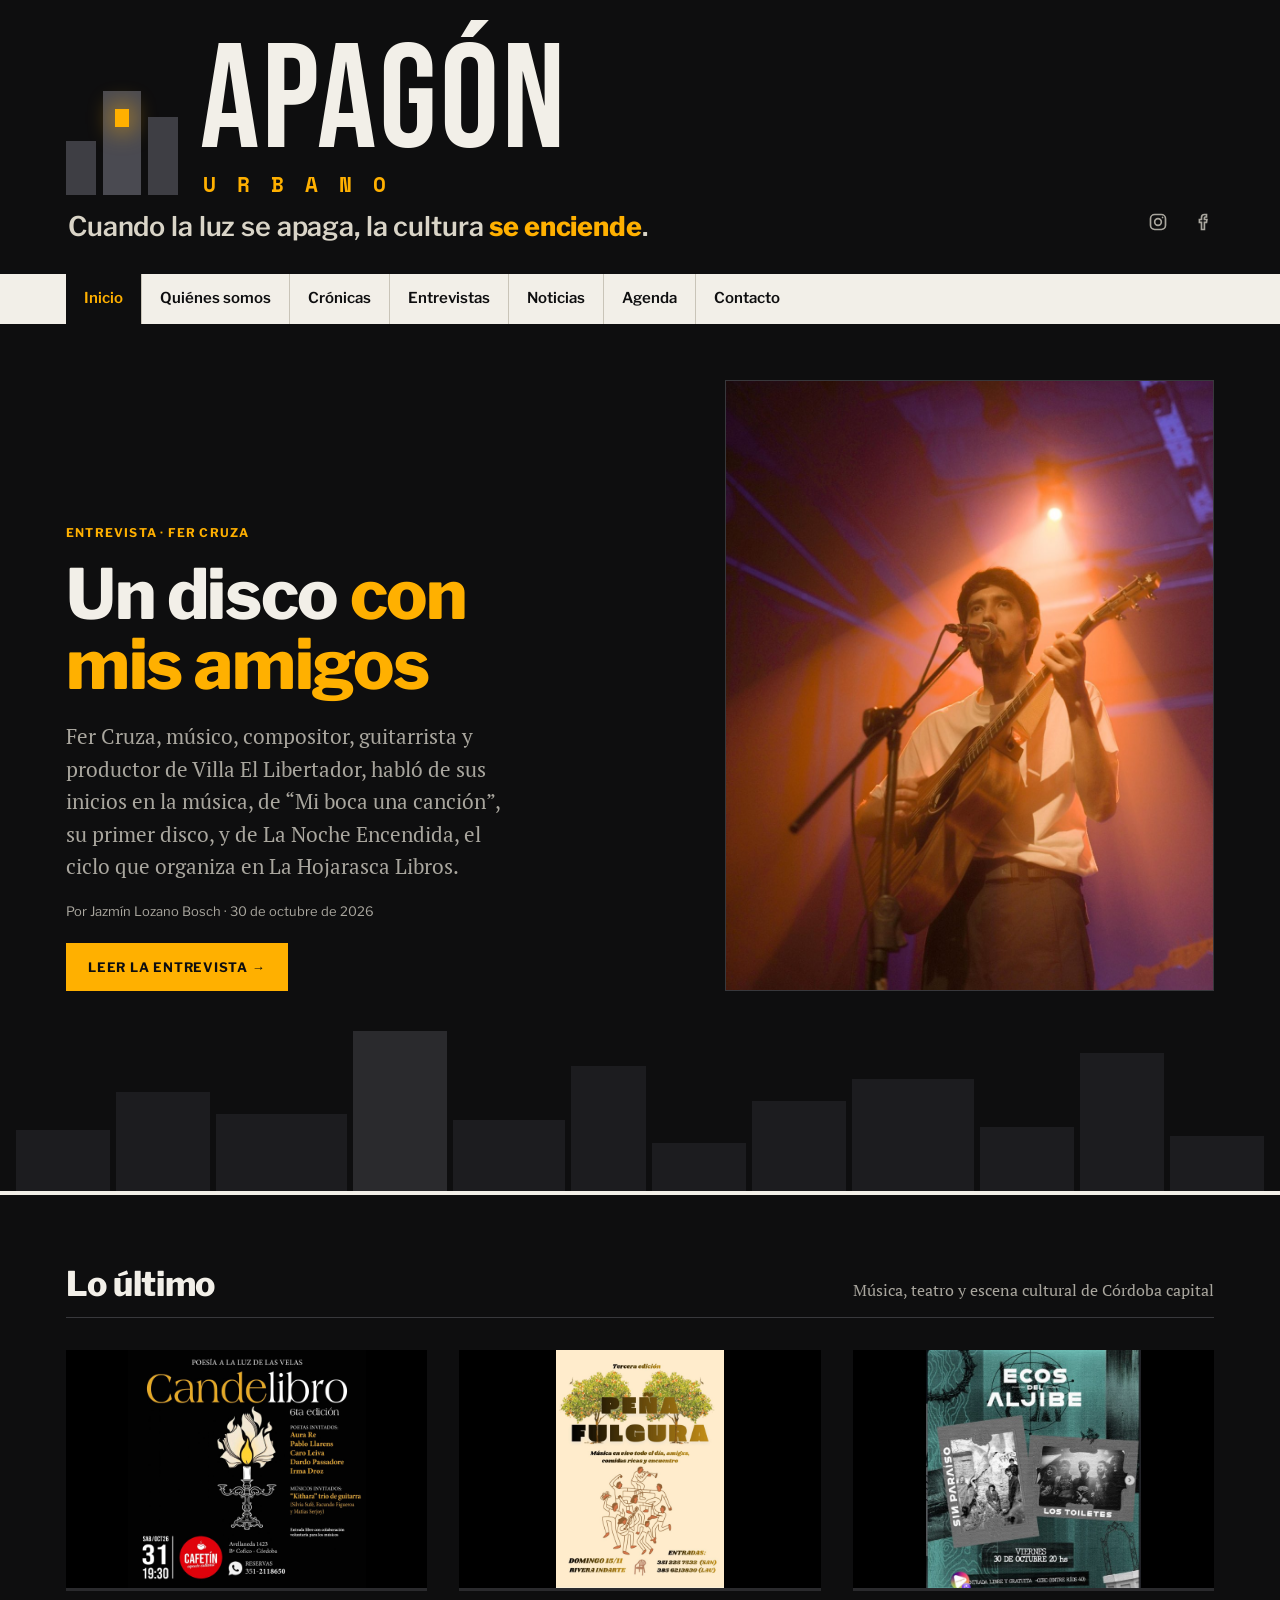
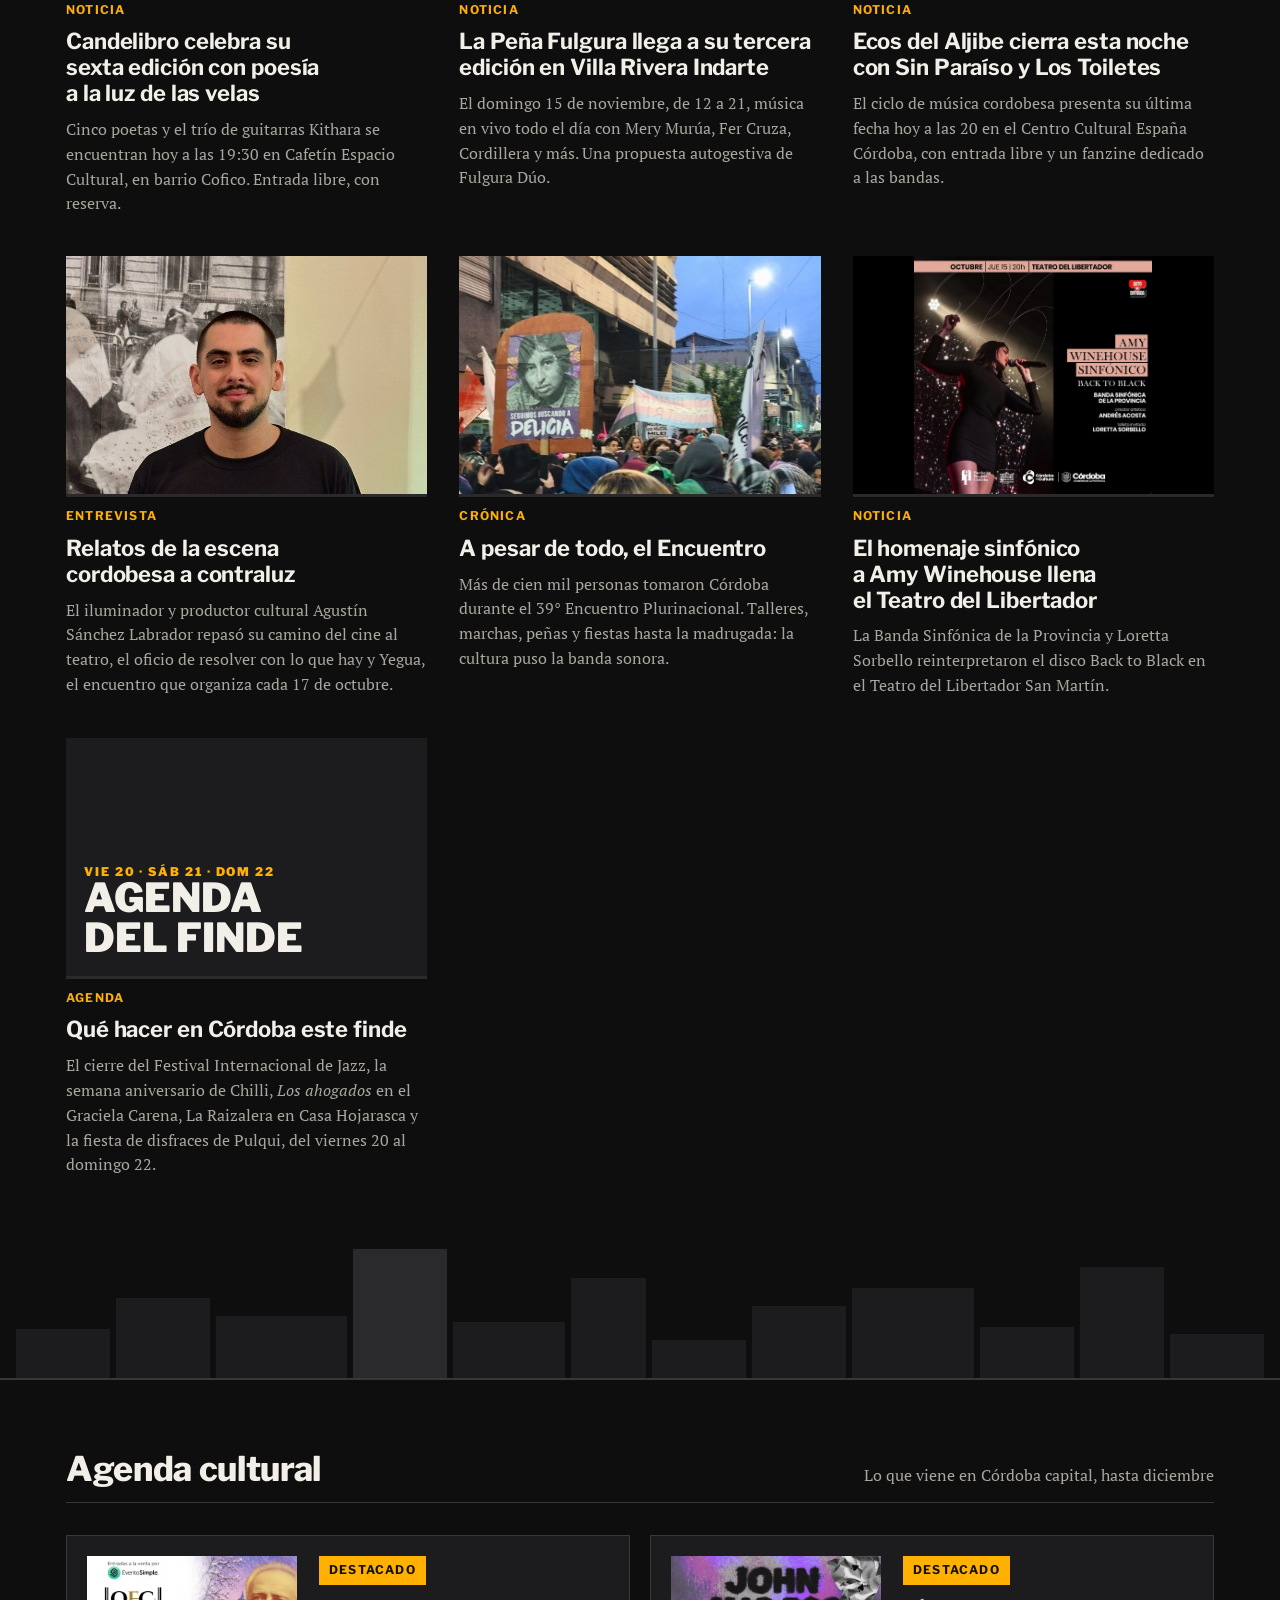
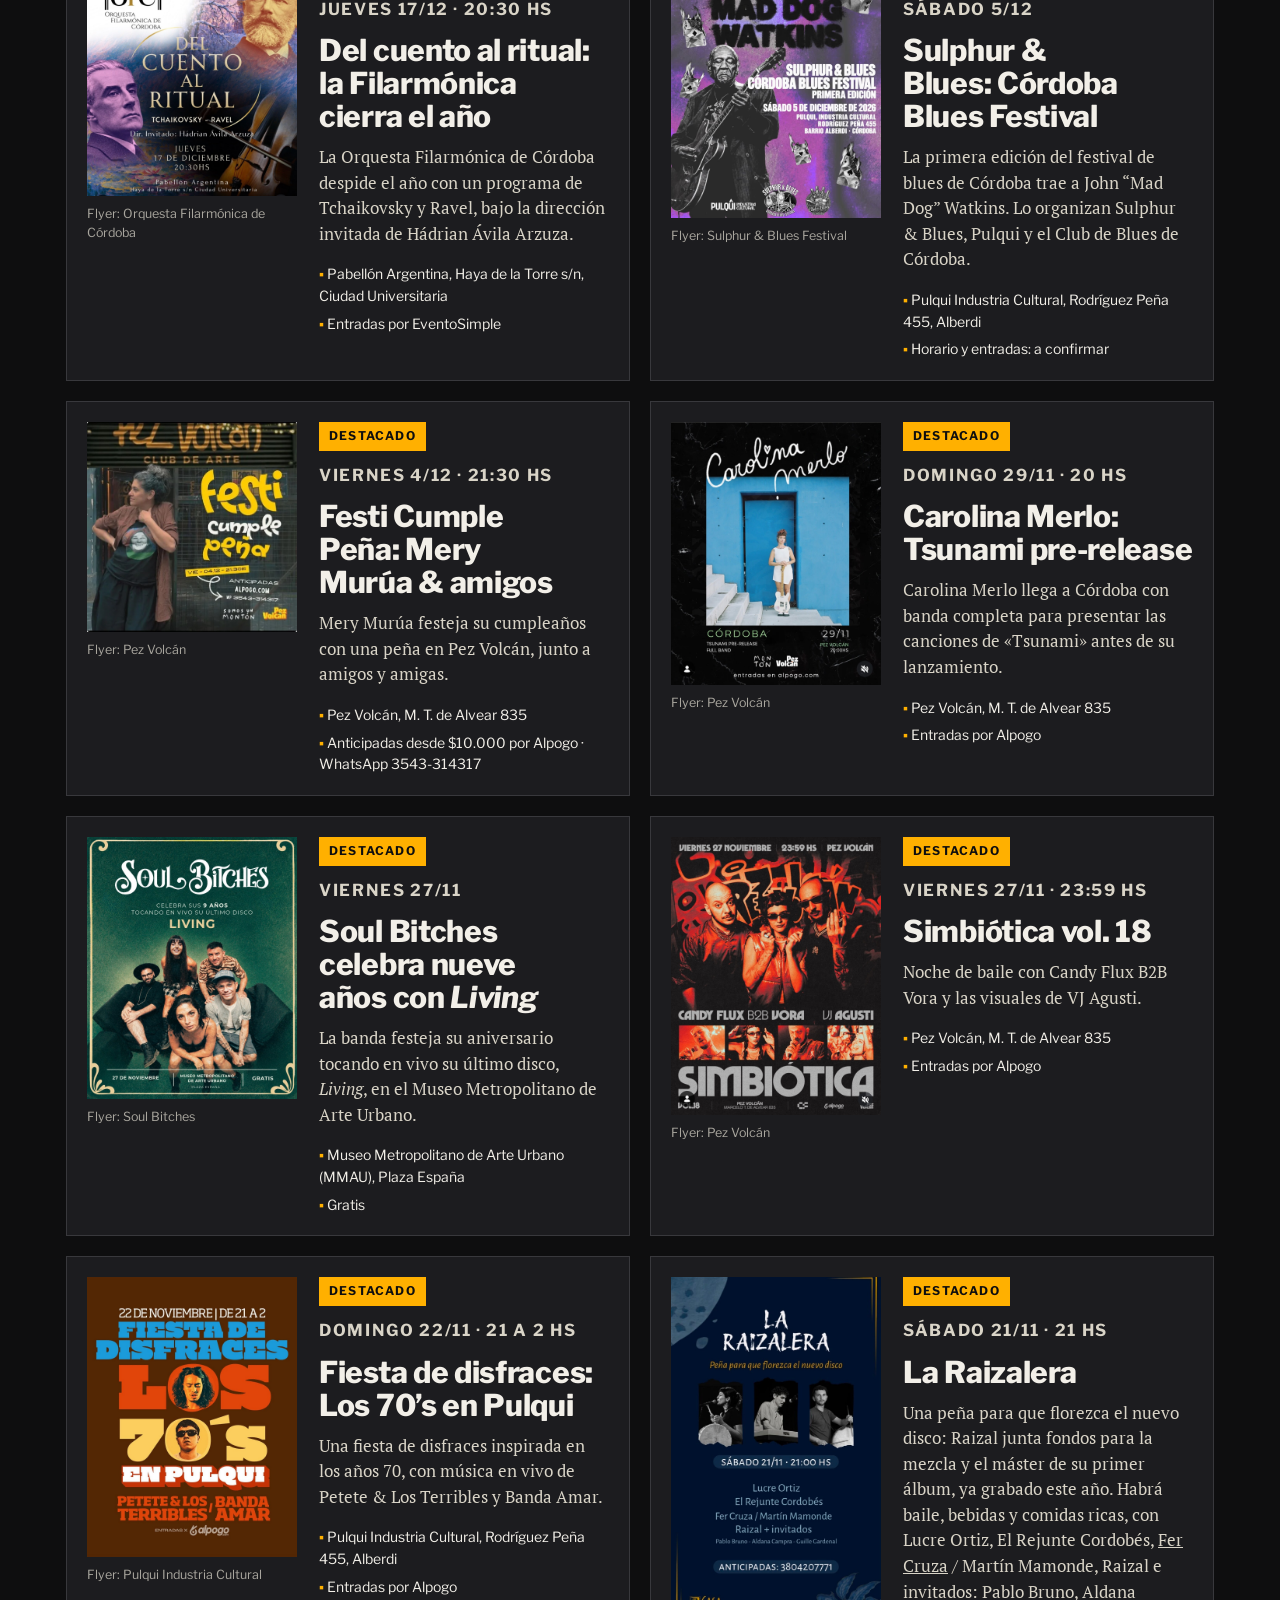
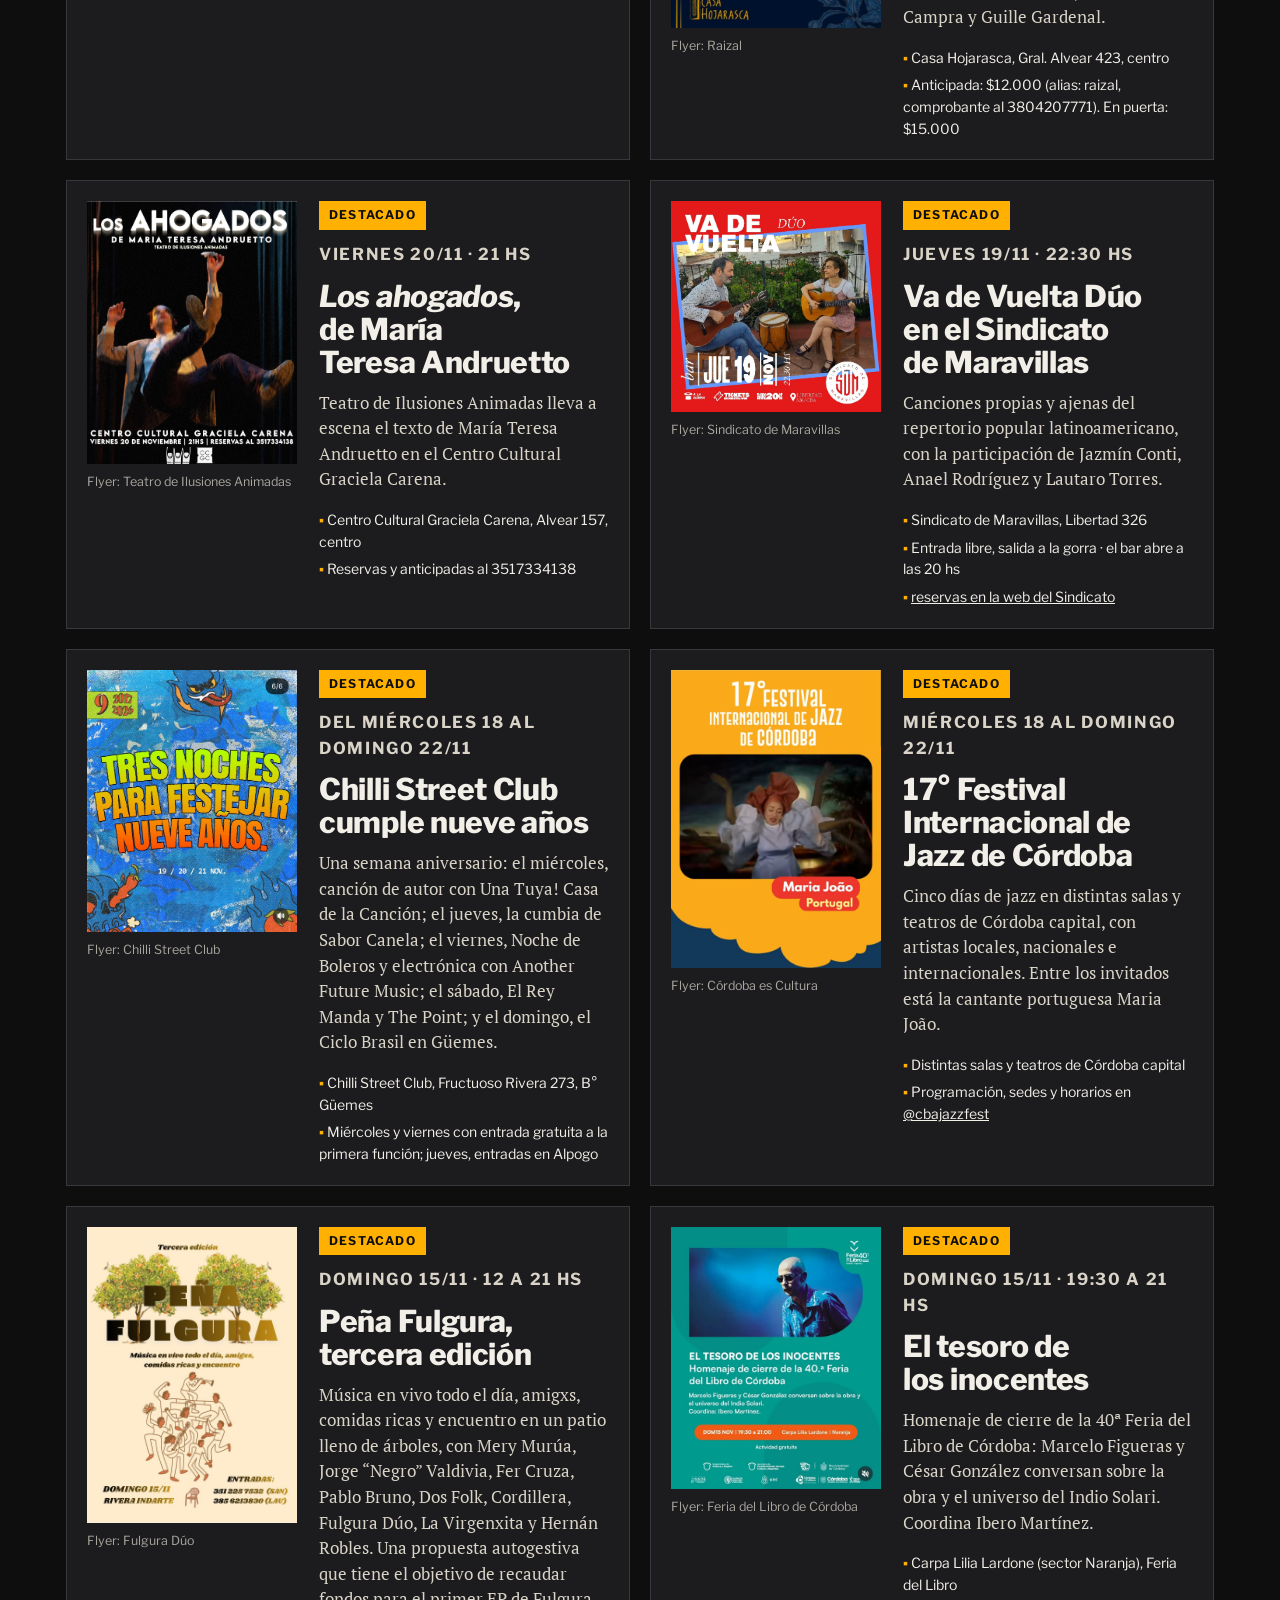
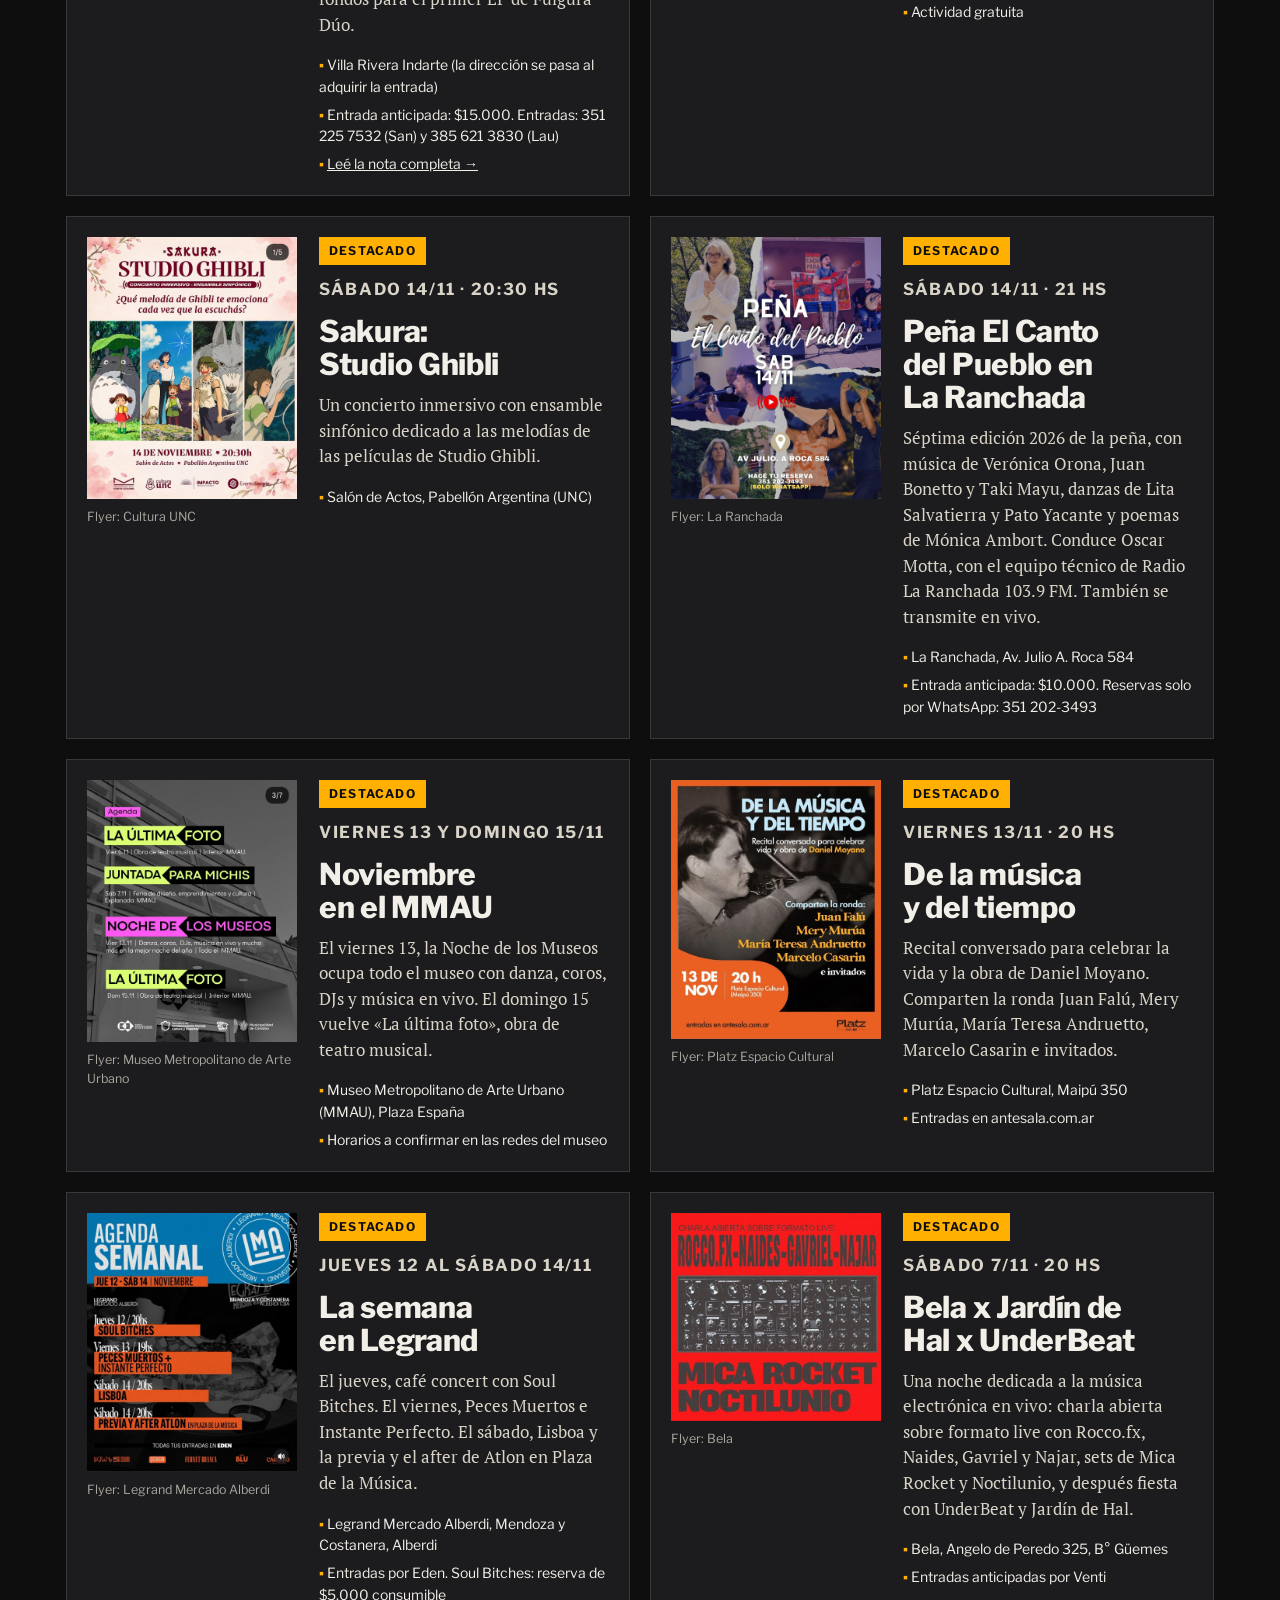
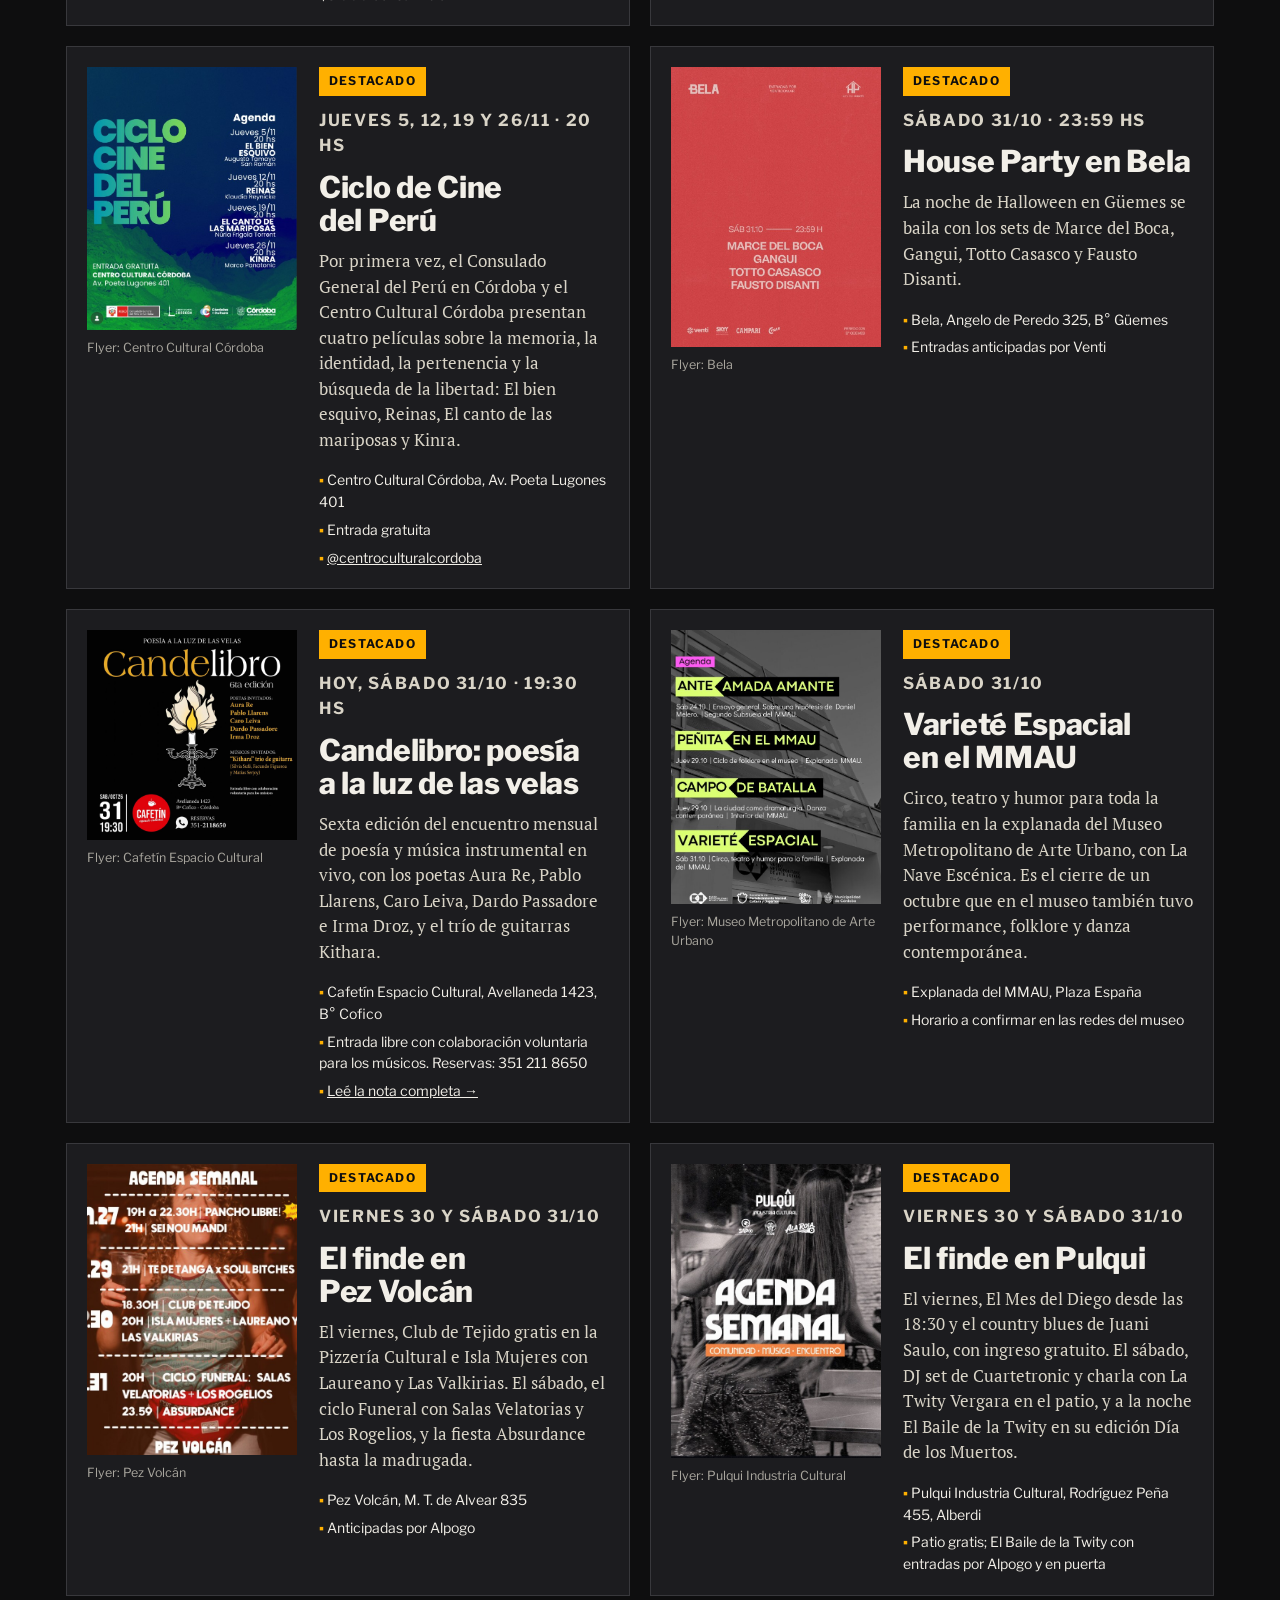
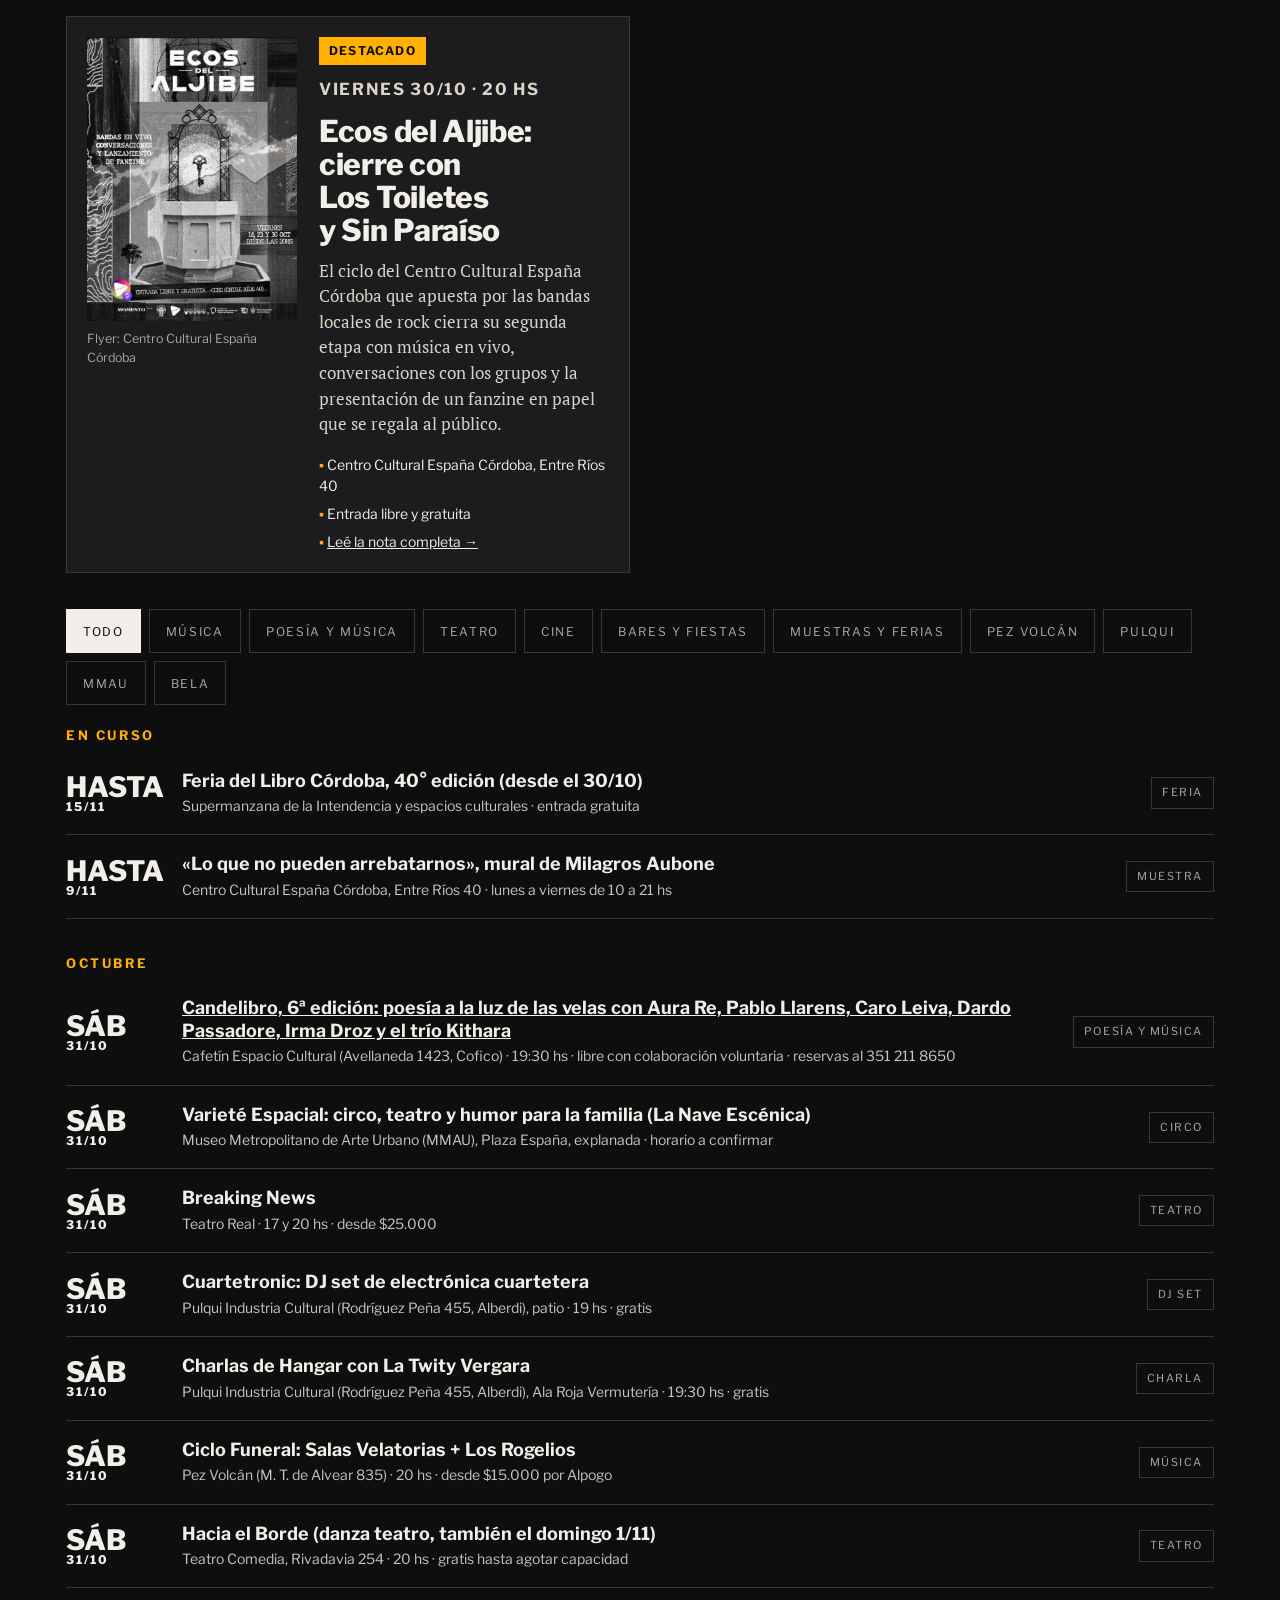
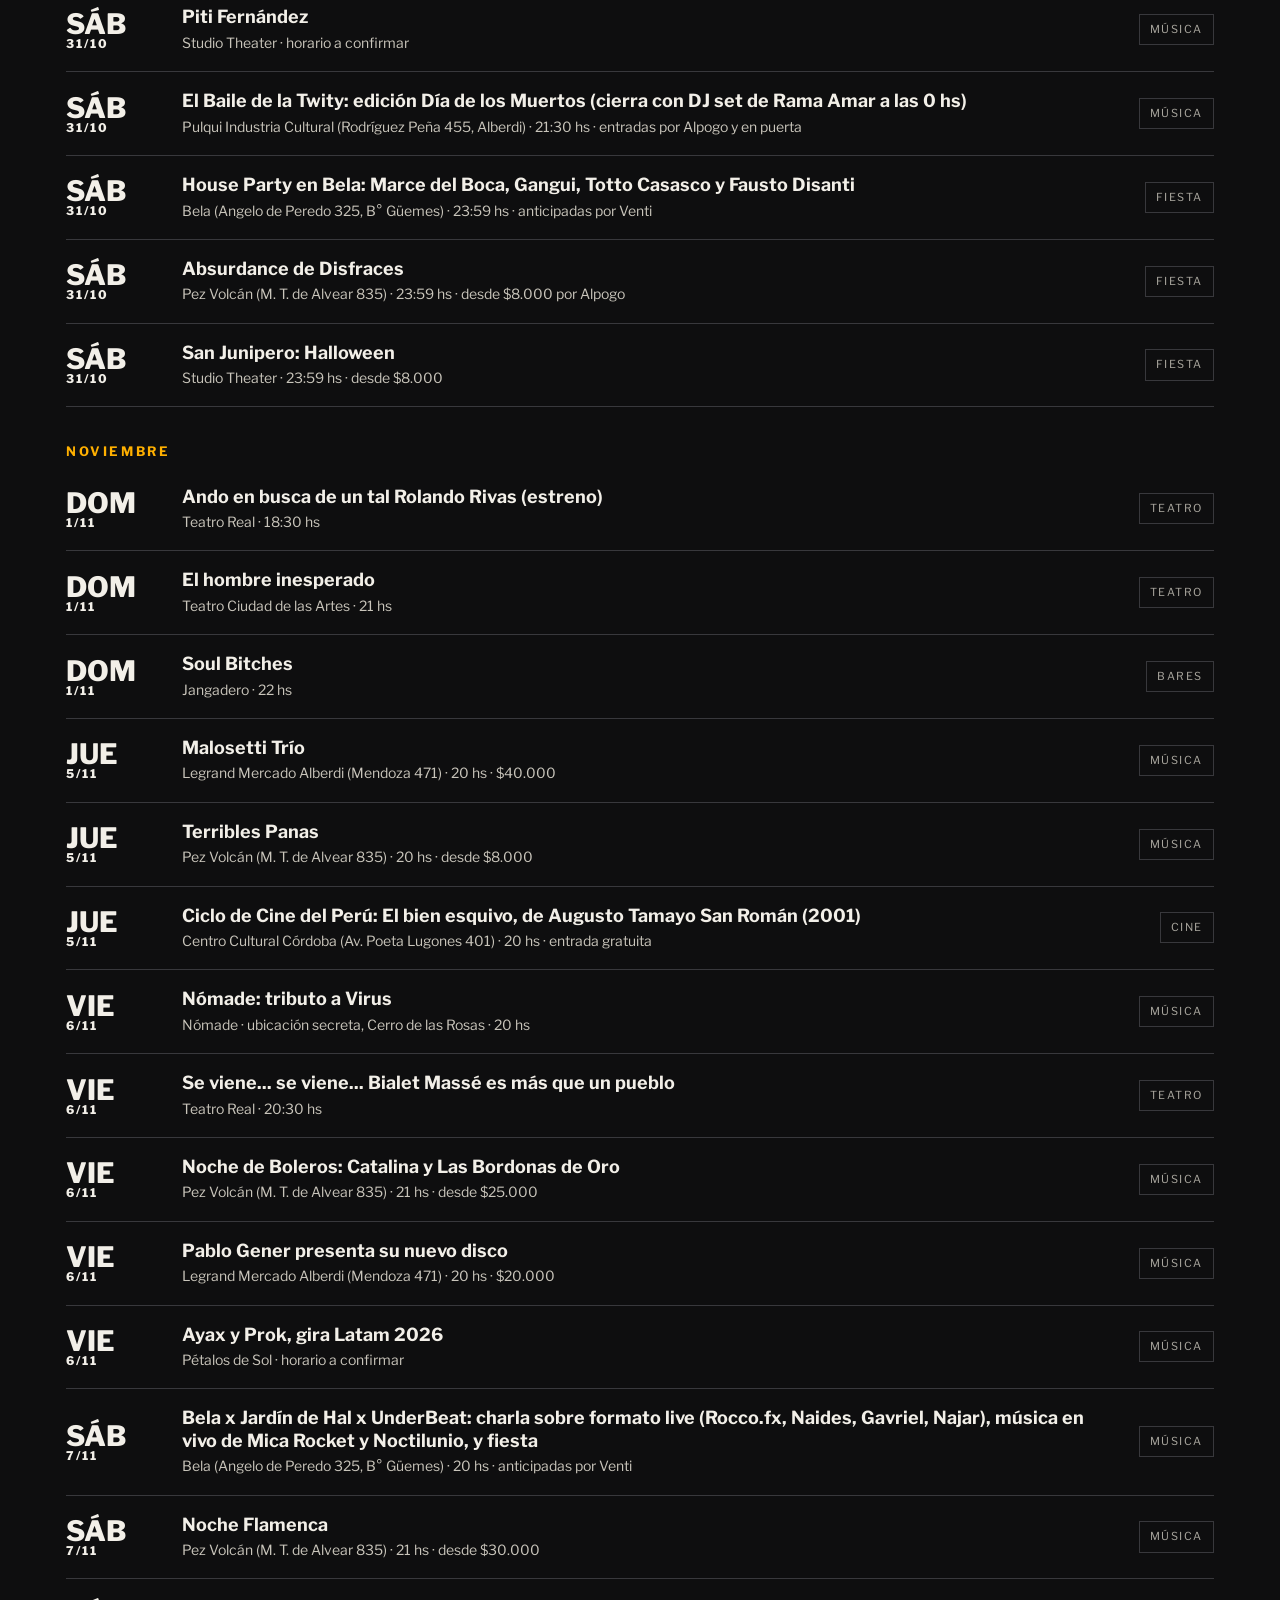
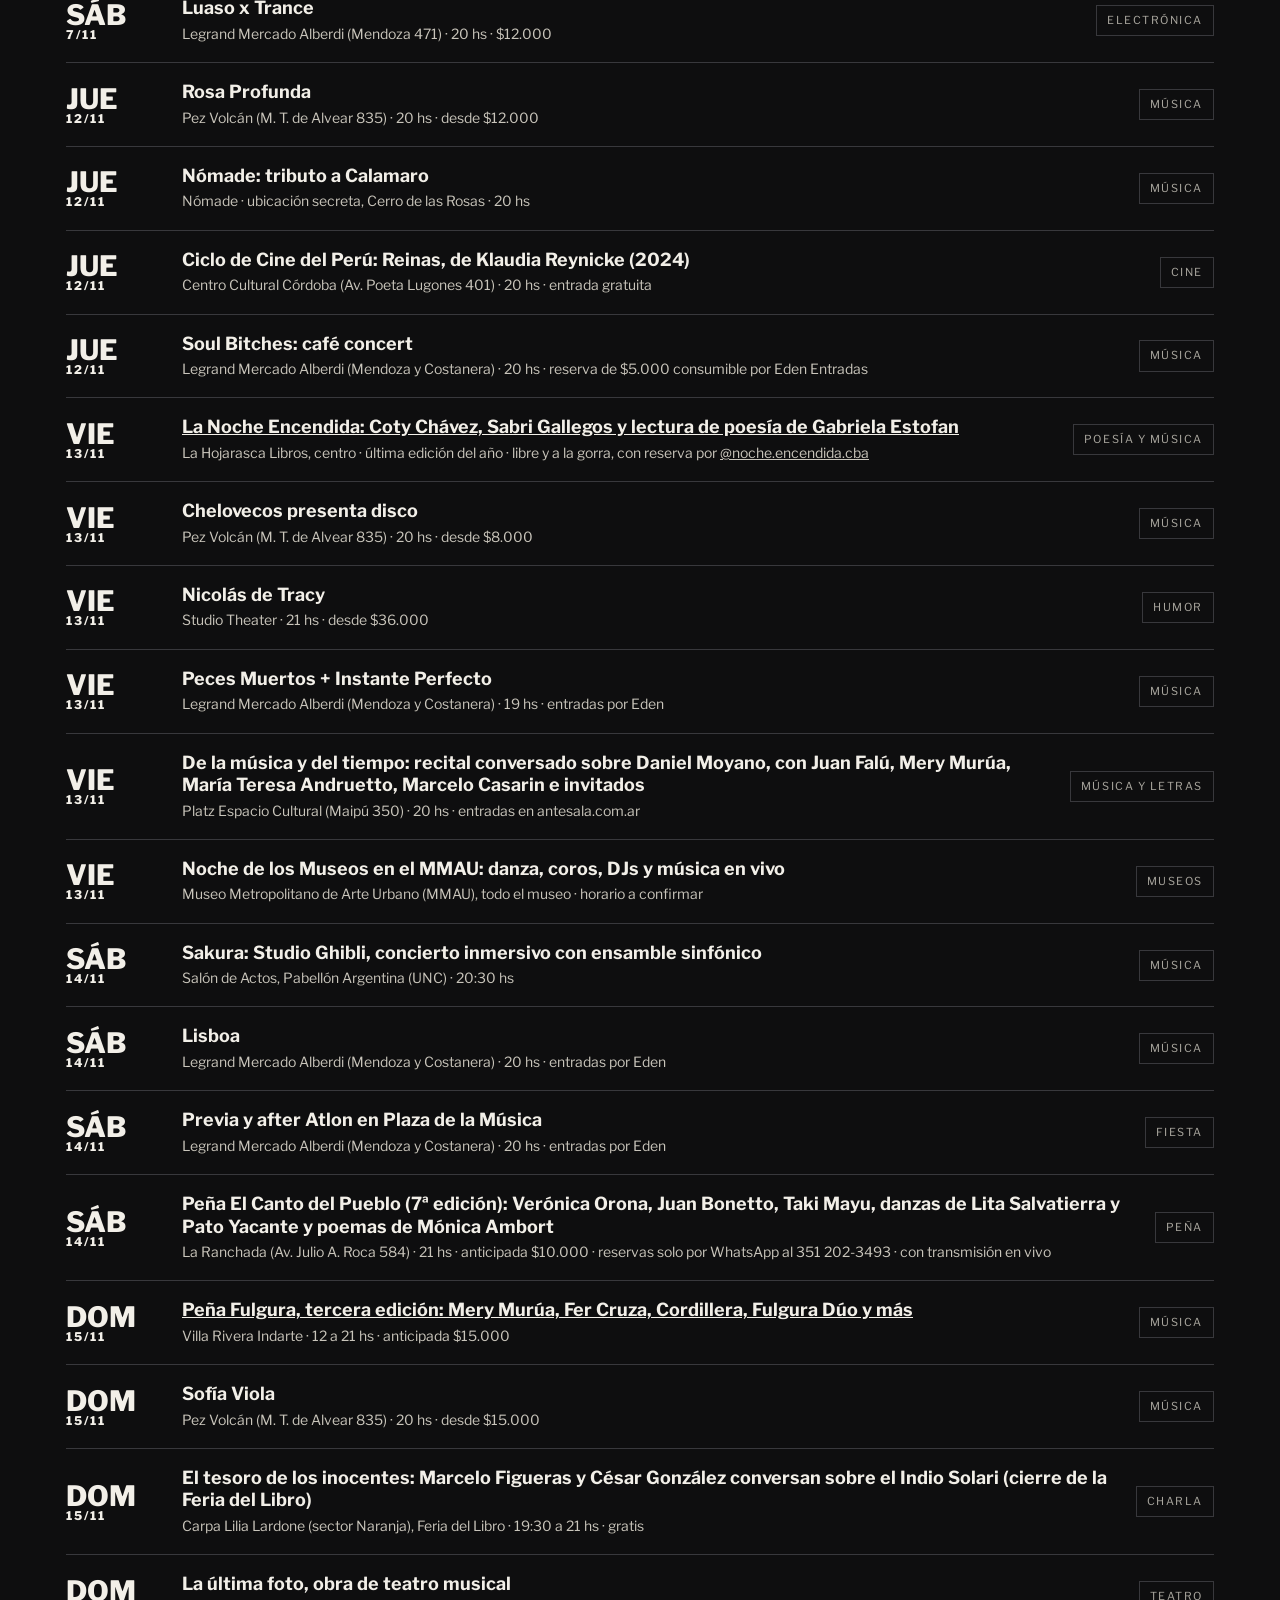
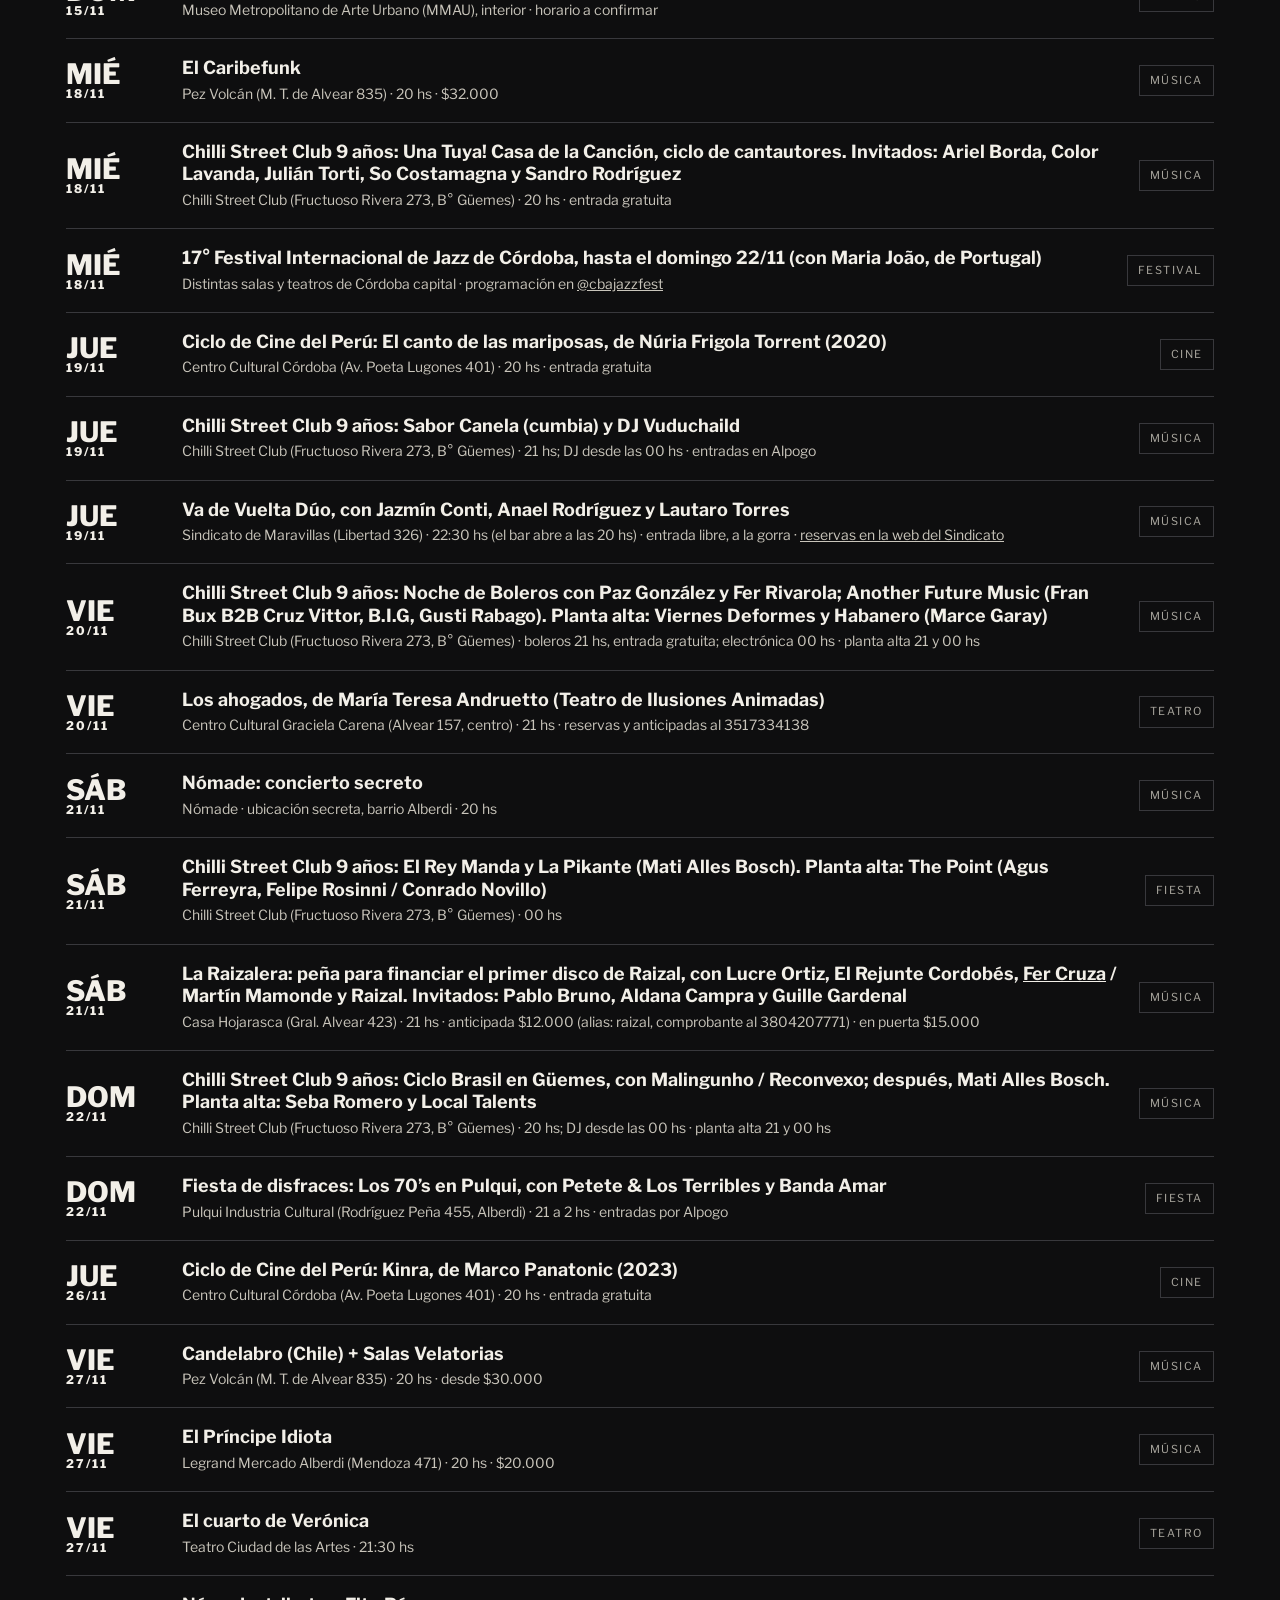
<file: index.html>
<!doctype html>
<html lang="es">
<head>
<meta charset="utf-8">
<meta name="viewport" content="width=device-width, initial-scale=1, viewport-fit=cover">
<title>Apagón Urbano · Cultura de Córdoba</title>
<meta name="description" content="Apagón Urbano: medio digital sobre la cultura de Córdoba capital. Música, teatro, agenda cultural y crónicas.">
<link rel="icon" href="favicon.ico" sizes="any">
<link rel="icon" type="image/png" href="assets/icono.png">
<link rel="apple-touch-icon" href="assets/apple-touch-icon.png">
<meta property="og:url" content="https://apagonurbano.com.ar/">
<link rel="canonical" href="https://apagonurbano.com.ar/">
<meta property="og:type" content="website">
<meta property="og:site_name" content="Apagón Urbano">
<meta property="og:title" content="Apagón Urbano · Cultura de Córdoba">
<meta property="og:description" content="Apagón Urbano: medio digital sobre la cultura de Córdoba capital. Música, teatro, agenda cultural y crónicas.">
<meta property="og:image" content="https://apagonurbano.com.ar/assets/compartir.png">
<meta name="twitter:card" content="summary_large_image">
<link rel="preconnect" href="https://fonts.googleapis.com">
<link rel="preconnect" href="https://fonts.gstatic.com" crossorigin>
<link rel="stylesheet" href="https://fonts.googleapis.com/css2?family=Bebas+Neue&amp;family=Libre+Franklin:wght@400;600;700;800;900&amp;family=PT+Serif:ital,wght@0,400;0,700;1,400&amp;family=Space+Mono:wght@700&amp;display=swap">
<link rel="stylesheet" href="styles.css">
<link rel="stylesheet" href="tipografia.css">
</head>
<body>
<header class="masthead" id="apagon-urbano">
  <div class="wrap">
    <div class="mh-top">
      <div class="mh-marca">
        <a class="marca grande" href="index.html" aria-label="Apagón Urbano, ir a la portada">
          <span class="iso" aria-hidden="true"><span></span><span></span><span></span></span>
          <span class="marca-txt"><b>APAGÓN</b><small>URBANO</small></span>
        </a>
        <p class="lema">Cuando la luz se apaga, la cultura <em>se enciende</em>.</p>
      </div>
      <div class="mh-lado">
        <div class="redes">
        <a href="https://www.instagram.com/apagonurbano/" target="_blank" rel="noopener" aria-label="Instagram de Apagón Urbano"><svg aria-hidden="true" viewBox="0 0 24 24" width="20" height="20" fill="none" stroke="currentColor" stroke-width="2"><rect x="3" y="3" width="18" height="18" rx="5"></rect><circle cx="12" cy="12" r="4"></circle><circle cx="17.5" cy="6.5" r="1" fill="currentColor" stroke="none"></circle></svg></a>
        <a href="https://www.facebook.com/profile.php?id=61595985333077" target="_blank" rel="noopener" aria-label="Fanpage de Apagón Urbano en Facebook"><svg aria-hidden="true" viewBox="0 0 24 24" width="20" height="20" fill="none" stroke="currentColor" stroke-width="2"><path d="M15 3h-2.5A3.5 3.5 0 0 0 9 6.5V9H6.5v3.5H9V21h3.5v-8.5H15l.5-3.5h-3V7a1 1 0 0 1 1-1H15z"></path></svg></a>
      </div>
      </div>
    </div>
  </div>
</header>
<nav class="menu-barra" aria-label="Secciones">
  <div class="wrap">
    <ul>
      <li><a href="index.html" aria-current="page">Inicio</a></li>
      <li><a href="index.html#quienes-somos">Quiénes somos</a></li>
      <li><a href="cronicas.html">Crónicas</a></li>
      <li><a href="entrevistas.html">Entrevistas</a></li>
      <li><a href="noticias.html">Noticias</a></li>
      <li><a href="index.html#agenda">Agenda</a></li>
      <li><a href="index.html#contacto">Contacto</a></li>
    </ul>
  </div>
</nav>
<main>
  <section class="hero" id="inicio">
    <div class="wrap">
      <div>
        <span class="label kicker">Entrevista · Fer Cruza</span>
        <h1><a href="fer-cruza.html">Un disco <em>con mis amigos</em></a></h1>
        <p class="bajada">Fer Cruza, músico, compositor, guitarrista y productor de Villa El Libertador, habló de sus inicios en la música, de “Mi boca una canción”, su primer disco, y de La Noche Encendida, el ciclo que organiza en La Hojarasca Libros.</p>
        <p class="firma">Por Jazmín Lozano Bosch · 30 de octubre de 2026</p>
        <a class="btn" href="fer-cruza.html">Leer la entrevista →</a>
      </div>
      <a href="fer-cruza.html" aria-label="Leer la entrevista a Fer Cruza"><img class="foto" src="assets/fotos/fer-cruza-vivo.jpg" alt="Fer Cruza canta y toca la guitarra en vivo, bajo una luz cálida."></a>
    </div>
    <div class="skyline" aria-hidden="true">
      <i style="height:38%"></i><i style="height:62%"></i><i style="height:48%; flex:1.4"></i><i class="on" style="height:100%"></i><i style="height:44%; flex:1.2"></i><i style="height:78%; flex:.8"></i><i style="height:30%"></i><i style="height:56%"></i><i style="height:70%; flex:1.3"></i><i style="height:40%"></i><i style="height:86%; flex:.9"></i><i style="height:34%"></i>
    </div>
  </section>

  <section class="bloque" id="notas">
    <div class="wrap">
      <div class="encabezado">
        <h2>Lo último</h2>
        <p>Música, teatro y escena cultural de Córdoba capital</p>
      </div>
      <div class="notas">
<a class="nota" href="candelibro.html">
  <img class="img entera" src="assets/flyers/candelibro.jpg" alt="" loading="lazy">
  <span class="label seccion">Noticia</span>
  <h3>Candelibro celebra su sexta edición con poesía a la luz de las velas</h3>
  <p>Cinco poetas y el trío de guitarras Kithara se encuentran hoy a las 19:30 en Cafetín Espacio Cultural, en barrio Cofico. Entrada libre, con reserva.</p>
</a>
<a class="nota" href="pena-fulgura.html">
  <img class="img entera" src="assets/flyers/pena-fulgura.jpg" alt="" loading="lazy">
  <span class="label seccion">Noticia</span>
  <h3>La Peña Fulgura llega a su tercera edición en Villa Rivera Indarte</h3>
  <p>El domingo 15 de noviembre, de 12 a 21, música en vivo todo el día con Mery Murúa, Fer Cruza, Cordillera y más. Una propuesta autogestiva de Fulgura Dúo.</p>
</a>
<a class="nota" href="ecos-del-aljibe-cierre.html">
  <img class="img entera" src="assets/flyers/ecos-del-aljibe-cierre.jpg" alt="" loading="lazy">
  <span class="label seccion">Noticia</span>
  <h3>Ecos del Aljibe cierra esta noche con Sin Paraíso y Los Toiletes</h3>
  <p>El ciclo de música cordobesa presenta su última fecha hoy a las 20 en el Centro Cultural España Córdoba, con entrada libre y un fanzine dedicado a las bandas.</p>
</a>
<a class="nota" href="agustin-sanchez-labrador.html">
  <img class="img" src="assets/fotos/agustin-carena.jpg" alt="" loading="lazy">
  <span class="label seccion">Entrevista</span>
  <h3>Relatos de la escena cordobesa a contraluz</h3>
  <p>El iluminador y productor cultural Agustín Sánchez Labrador repasó su camino del cine al teatro, el oficio de resolver con lo que hay y Yegua, el encuentro que organiza cada 17 de octubre.</p>
</a>
<a class="nota" href="encuentro-plurinacional.html">
  <img class="img" src="assets/fotos/encuentro-delicia.jpg" alt="" loading="lazy">
  <span class="label seccion">Crónica</span>
  <h3>A pesar de todo, el Encuentro</h3>
  <p>Más de cien mil personas tomaron Córdoba durante el 39° Encuentro Plurinacional. Talleres, marchas, peñas y fiestas hasta la madrugada: la cultura puso la banda sonora.</p>
</a>
<a class="nota" href="amy-winehouse-sinfonico.html">
  <img class="img entera" src="assets/fotos/amy-flyer.jpg" alt="" loading="lazy">
  <span class="label seccion">Noticia</span>
  <h3>El homenaje sinfónico a Amy Winehouse llena el Teatro del Libertador</h3>
  <p>La Banda Sinfónica de la Provincia y Loretta Sorbello reinterpretaron el disco Back to Black en el Teatro del Libertador San Martín.</p>
</a>
        <a class="nota" href="#agenda">
          <div class="img img-agenda" aria-hidden="true"><span>VIE 20 · SÁB 21 · DOM 22</span>AGENDA<br>DEL FINDE</div>
          <span class="label seccion">Agenda</span>
          <h3>Qué hacer en Córdoba este finde</h3>
          <p>El cierre del Festival Internacional de Jazz, la semana aniversario de Chilli, <em>Los ahogados</em> en el Graciela Carena, La Raizalera en Casa Hojarasca y la fiesta de disfraces de Pulqui, del viernes 20 al domingo 22.</p>
        </a>
      </div>
    </div>
  </section>
  <div class="skyline-fin" aria-hidden="true" style="--off:-14.5s">
    <div class="skyline">
      <i style="height:38%"></i><i style="height:62%"></i><i style="height:48%; flex:1.4"></i><i class="on" style="height:100%"></i><i style="height:44%; flex:1.2"></i><i style="height:78%; flex:.8"></i><i style="height:30%"></i><i style="height:56%"></i><i style="height:70%; flex:1.3"></i><i style="height:40%"></i><i style="height:86%; flex:.9"></i><i style="height:34%"></i>
    </div>
  </div>

  <section class="bloque" id="agenda" style="border-top:1px solid var(--linea)">
    <div class="wrap">
      <div class="encabezado">
        <h2>Agenda cultural</h2>
        <p>Lo que viene en Córdoba capital, hasta diciembre</p>
      </div>
      <div class="destacados">
      <article class="dest-agenda" id="del-cuento-al-ritual">
        <figure><img src="assets/flyers/ofc-del-cuento-al-ritual-17-12.jpg" alt="Flyer de la Orquesta Filarmónica de Córdoba: Del cuento al ritual, Tchaikovsky y Ravel, jueves 17 de diciembre a las 20:30 en el Pabellón Argentina" loading="lazy"><figcaption>Flyer: Orquesta Filarmónica de Córdoba</figcaption></figure>
        <div class="dest-txt">
          <span class="label tipo">Destacado</span>
          <p class="dest-cuando">Jueves 17/12 · 20:30 hs</p>
          <h3>Del cuento al ritual: la Filarmónica cierra el año</h3>
          <p>La Orquesta Filarmónica de Córdoba despide el año con un programa de Tchaikovsky y Ravel, bajo la dirección invitada de Hádrian Ávila Arzuza.</p>
          <ul class="dest-datos"><li>Pabellón Argentina, Haya de la Torre s/n, Ciudad Universitaria</li><li>Entradas por EventoSimple</li></ul>
        </div>
      </article>
      <article class="dest-agenda">
        <figure><img src="assets/flyers/sulphur-blues-05-12.jpg" alt="Flyer del Sulphur &amp; Blues Córdoba Blues Festival: John “Mad Dog” Watkins con su guitarra, sábado 5 de diciembre en Pulqui" loading="lazy"><figcaption>Flyer: Sulphur &amp; Blues Festival</figcaption></figure>
        <div class="dest-txt">
          <span class="label tipo">Destacado</span>
          <p class="dest-cuando">Sábado 5/12</p>
          <h3>Sulphur &amp; Blues: Córdoba Blues Festival</h3>
          <p>La primera edición del festival de blues de Córdoba trae a John “Mad Dog” Watkins. Lo organizan Sulphur &amp; Blues, Pulqui y el Club de Blues de Córdoba.</p>
          <ul class="dest-datos"><li>Pulqui Industria Cultural, Rodríguez Peña 455, Alberdi</li><li>Horario y entradas: a confirmar</li></ul>
        </div>
      </article>
      <article class="dest-agenda">
        <figure><img src="assets/flyers/festi-cumple-pena-04-12.jpg" alt="Flyer de la Festi Cumple Peña de Mery Murúa frente a la persiana de Pez Volcán, viernes 4/12 a las 21:30" loading="lazy"><figcaption>Flyer: Pez Volcán</figcaption></figure>
        <div class="dest-txt">
          <span class="label tipo">Destacado</span>
          <p class="dest-cuando">Viernes 4/12 · 21:30 hs</p>
          <h3>Festi Cumple Peña: Mery Murúa &amp; amigos</h3>
          <p>Mery Murúa festeja su cumpleaños con una peña en Pez Volcán, junto a amigos y amigas.</p>
          <ul class="dest-datos"><li>Pez Volcán, M. T. de Alvear 835</li><li>Anticipadas desde $10.000 por Alpogo · WhatsApp 3543-314317</li></ul>
        </div>
      </article>
      <article class="dest-agenda">
        <figure><img src="assets/flyers/carolina-merlo-29-11.jpg" alt="Flyer de Carolina Merlo con una guitarra frente a una puerta celeste: Tsunami pre-release, 29/11 en Pez Volcán" loading="lazy"><figcaption>Flyer: Pez Volcán</figcaption></figure>
        <div class="dest-txt">
          <span class="label tipo">Destacado</span>
          <p class="dest-cuando">Domingo 29/11 · 20 hs</p>
          <h3>Carolina Merlo: Tsunami pre-release</h3>
          <p>Carolina Merlo llega a Córdoba con banda completa para presentar las canciones de «Tsunami» antes de su lanzamiento.</p>
          <ul class="dest-datos"><li>Pez Volcán, M. T. de Alvear 835</li><li>Entradas por Alpogo</li></ul>
        </div>
      </article>
      <article class="dest-agenda" id="soul-bitches-mmau">
        <figure><img src="assets/flyers/soul-bitches-mmau-27-11.jpg" alt="Flyer de Soul Bitches: la banda celebra sus 9 años tocando en vivo su último disco, Living, el 27 de noviembre en el Museo Metropolitano de Arte Urbano, gratis" loading="lazy"><figcaption>Flyer: Soul Bitches</figcaption></figure>
        <div class="dest-txt">
          <span class="label tipo">Destacado</span>
          <p class="dest-cuando">Viernes 27/11</p>
          <h3>Soul Bitches celebra nueve años con <em>Living</em></h3>
          <p>La banda festeja su aniversario tocando en vivo su último disco, <em>Living</em>, en el Museo Metropolitano de Arte Urbano.</p>
          <ul class="dest-datos"><li>Museo Metropolitano de Arte Urbano (MMAU), Plaza España</li><li>Gratis</li></ul>
        </div>
      </article>
      <article class="dest-agenda">
        <figure><img src="assets/flyers/simbiotica-27-11.jpg" alt="Flyer de Simbiótica vol. 18 con Candy Flux, Vora y VJ Agusti, viernes 27 de noviembre a las 23:59 en Pez Volcán" loading="lazy"><figcaption>Flyer: Pez Volcán</figcaption></figure>
        <div class="dest-txt">
          <span class="label tipo">Destacado</span>
          <p class="dest-cuando">Viernes 27/11 · 23:59 hs</p>
          <h3>Simbiótica vol. 18</h3>
          <p>Noche de baile con Candy Flux B2B Vora y las visuales de VJ Agusti.</p>
          <ul class="dest-datos"><li>Pez Volcán, M. T. de Alvear 835</li><li>Entradas por Alpogo</li></ul>
        </div>
      </article>
      <article class="dest-agenda">
        <figure><img src="assets/flyers/pulqui-disfraces-22-11.jpg" alt="Flyer de la fiesta de disfraces Los 70’s en Pulqui, 22 de noviembre de 21 a 2, con Petete &amp; Los Terribles y Banda Amar" loading="lazy"><figcaption>Flyer: Pulqui Industria Cultural</figcaption></figure>
        <div class="dest-txt">
          <span class="label tipo">Destacado</span>
          <p class="dest-cuando">Domingo 22/11 · 21 a 2 hs</p>
          <h3>Fiesta de disfraces: Los 70’s en Pulqui</h3>
          <p>Una fiesta de disfraces inspirada en los años 70, con música en vivo de Petete &amp; Los Terribles y Banda Amar.</p>
          <ul class="dest-datos"><li>Pulqui Industria Cultural, Rodríguez Peña 455, Alberdi</li><li>Entradas por Alpogo</li></ul>
        </div>
      </article>
      <article class="dest-agenda">
        <figure><img src="assets/flyers/la-raizalera-21-11.jpg" alt="Flyer de La Raizalera, peña para que florezca el nuevo disco de Raizal: sábado 21/11 a las 21 en Casa Hojarasca" loading="lazy"><figcaption>Flyer: Raizal</figcaption></figure>
        <div class="dest-txt">
          <span class="label tipo">Destacado</span>
          <p class="dest-cuando">Sábado 21/11 · 21 hs</p>
          <h3>La Raizalera</h3>
          <p>Una peña para que florezca el nuevo disco: Raizal junta fondos para la mezcla y el máster de su primer álbum, ya grabado este año. Habrá baile, bebidas y comidas ricas, con Lucre Ortiz, El Rejunte Cordobés, <a href="fer-cruza.html">Fer Cruza</a> / Martín Mamonde, Raizal e invitados: Pablo Bruno, Aldana Campra y Guille Gardenal.</p>
          <ul class="dest-datos"><li>Casa Hojarasca, Gral. Alvear 423, centro</li><li>Anticipada: $12.000 (alias: raizal, comprobante al 3804207771). En puerta: $15.000</li></ul>
        </div>
      </article>
      <article class="dest-agenda" id="los-ahogados">
        <figure><img src="assets/flyers/los-ahogados-20-11.jpg" alt="Flyer de Los Ahogados, de María Teresa Andruetto, por Teatro de Ilusiones Animadas: un actor cae de espaldas sobre un fondo negro. Viernes 20 de noviembre a las 21 en el Centro Cultural Graciela Carena" loading="lazy"><figcaption>Flyer: Teatro de Ilusiones Animadas</figcaption></figure>
        <div class="dest-txt">
          <span class="label tipo">Destacado</span>
          <p class="dest-cuando">Viernes 20/11 · 21 hs</p>
          <h3><em>Los ahogados</em>, de María Teresa Andruetto</h3>
          <p>Teatro de Ilusiones Animadas lleva a escena el texto de María Teresa Andruetto en el Centro Cultural Graciela Carena.</p>
          <ul class="dest-datos"><li>Centro Cultural Graciela Carena, Alvear 157, centro</li><li>Reservas y anticipadas al 3517334138</li></ul>
        </div>
      </article>
      <article class="dest-agenda" id="va-de-vuelta">
        <figure><img src="assets/flyers/va-de-vuelta-19-11.jpg" alt="Flyer de Va de Vuelta Dúo: dos guitarristas en una terraza con un bombo, jueves 19 de noviembre a las 22:30 en el Sindicato de Maravillas" loading="lazy"><figcaption>Flyer: Sindicato de Maravillas</figcaption></figure>
        <div class="dest-txt">
          <span class="label tipo">Destacado</span>
          <p class="dest-cuando">Jueves 19/11 · 22:30 hs</p>
          <h3>Va de Vuelta Dúo en el Sindicato de Maravillas</h3>
          <p>Canciones propias y ajenas del repertorio popular latinoamericano, con la participación de Jazmín Conti, Anael Rodríguez y Lautaro Torres.</p>
          <ul class="dest-datos"><li>Sindicato de Maravillas, Libertad 326</li><li>Entrada libre, salida a la gorra · el bar abre a las 20 hs</li><li><a href="https://sindicatodemaravillas.com/event/185006-va-de-vuelta-duo?eventDateId=404285" target="_blank" rel="noopener">reservas en la web del Sindicato</a></li></ul>
        </div>
      </article>
      <article class="dest-agenda" id="chilli-9-anios">
        <figure><img src="assets/flyers/chilli-9-anios.jpg" alt="Flyer de Chilli Street Club: semana aniversario por sus nueve años" loading="lazy"><figcaption>Flyer: Chilli Street Club</figcaption></figure>
        <div class="dest-txt">
          <span class="label tipo">Destacado</span>
          <p class="dest-cuando">Del miércoles 18 al domingo 22/11</p>
          <h3>Chilli Street Club cumple nueve años</h3>
          <p>Una semana aniversario: el miércoles, canción de autor con Una Tuya! Casa de la Canción; el jueves, la cumbia de Sabor Canela; el viernes, Noche de Boleros y electrónica con Another Future Music; el sábado, El Rey Manda y The Point; y el domingo, el Ciclo Brasil en Güemes.</p>
          <ul class="dest-datos"><li>Chilli Street Club, Fructuoso Rivera 273, B° Güemes</li><li>Miércoles y viernes con entrada gratuita a la primera función; jueves, entradas en Alpogo</li></ul>
        </div>
      </article>
      <article class="dest-agenda">
        <figure><img src="assets/flyers/festival-jazz-cordoba-2026.jpg" alt="Flyer del 17° Festival Internacional de Jazz de Córdoba con la cantante portuguesa Maria João" loading="lazy"><figcaption>Flyer: Córdoba es Cultura</figcaption></figure>
        <div class="dest-txt">
          <span class="label tipo">Destacado</span>
          <p class="dest-cuando">Miércoles 18 al domingo 22/11</p>
          <h3>17° Festival Internacional de Jazz de Córdoba</h3>
          <p>Cinco días de jazz en distintas salas y teatros de Córdoba capital, con artistas locales, nacionales e internacionales. Entre los invitados está la cantante portuguesa Maria João.</p>
          <ul class="dest-datos"><li>Distintas salas y teatros de Córdoba capital</li><li>Programación, sedes y horarios en <a href="https://www.instagram.com/cbajazzfest/" target="_blank" rel="noopener">@cbajazzfest</a></li></ul>
        </div>
      </article>
      <article class="dest-agenda">
        <figure><img src="assets/flyers/pena-fulgura.jpg" alt="Flyer de la tercera edición de la Peña Fulgura: dos árboles de naranjas, un grupo de músicos dibujados y los datos del domingo 15/11 en Rivera Indarte." loading="lazy"><figcaption>Flyer: Fulgura Dúo</figcaption></figure>
        <div class="dest-txt">
          <span class="label tipo">Destacado</span>
          <p class="dest-cuando">Domingo 15/11 · 12 a 21 hs</p>
          <h3>Peña Fulgura, tercera edición</h3>
          <p>Música en vivo todo el día, amigxs, comidas ricas y encuentro en un patio lleno de árboles, con Mery Murúa, Jorge “Negro” Valdivia, Fer Cruza, Pablo Bruno, Dos Folk, Cordillera, Fulgura Dúo, La Virgenxita y Hernán Robles. Una propuesta autogestiva que tiene el objetivo de recaudar fondos para el primer EP de Fulgura Dúo.</p>
          <ul class="dest-datos"><li>Villa Rivera Indarte (la dirección se pasa al adquirir la entrada)</li><li>Entrada anticipada: $15.000. Entradas: 351 225 7532 (San) y 385 621 3830 (Lau)</li><li><a href="pena-fulgura.html">Leé la nota completa →</a></li></ul>
        </div>
      </article>
      <article class="dest-agenda">
        <figure><img src="assets/flyers/tesoro-inocentes-15-11.jpg" alt="Flyer de El tesoro de los inocentes, homenaje de cierre de la 40ª Feria del Libro de Córdoba, domingo 15 de noviembre de 19:30 a 21" loading="lazy"><figcaption>Flyer: Feria del Libro de Córdoba</figcaption></figure>
        <div class="dest-txt">
          <span class="label tipo">Destacado</span>
          <p class="dest-cuando">Domingo 15/11 · 19:30 a 21 hs</p>
          <h3>El tesoro de los inocentes</h3>
          <p>Homenaje de cierre de la 40ª Feria del Libro de Córdoba: Marcelo Figueras y César González conversan sobre la obra y el universo del Indio Solari. Coordina Ibero Martínez.</p>
          <ul class="dest-datos"><li>Carpa Lilia Lardone (sector Naranja), Feria del Libro</li><li>Actividad gratuita</li></ul>
        </div>
      </article>
      <article class="dest-agenda">
        <figure><img src="assets/flyers/sakura-ghibli-14-11.jpg" alt="Flyer de Sakura Studio Ghibli, concierto inmersivo con ensamble sinfónico, 14 de noviembre a las 20:30 en el Pabellón Argentina" loading="lazy"><figcaption>Flyer: Cultura UNC</figcaption></figure>
        <div class="dest-txt">
          <span class="label tipo">Destacado</span>
          <p class="dest-cuando">Sábado 14/11 · 20:30 hs</p>
          <h3>Sakura: Studio Ghibli</h3>
          <p>Un concierto inmersivo con ensamble sinfónico dedicado a las melodías de las películas de Studio Ghibli.</p>
          <ul class="dest-datos"><li>Salón de Actos, Pabellón Argentina (UNC)</li></ul>
        </div>
      </article>
      <article class="dest-agenda">
        <figure><img src="assets/flyers/pena-canto-del-pueblo-14-11.jpg" alt="Flyer de la Peña El Canto del Pueblo: músicos, bailarines y la fecha, sábado 14/11, en Av. Julio A. Roca 584" loading="lazy"><figcaption>Flyer: La Ranchada</figcaption></figure>
        <div class="dest-txt">
          <span class="label tipo">Destacado</span>
          <p class="dest-cuando">Sábado 14/11 · 21 hs</p>
          <h3>Peña El Canto del Pueblo en La Ranchada</h3>
          <p>Séptima edición 2026 de la peña, con música de Verónica Orona, Juan Bonetto y Taki Mayu, danzas de Lita Salvatierra y Pato Yacante y poemas de Mónica Ambort. Conduce Oscar Motta, con el equipo técnico de Radio La Ranchada 103.9 FM. También se transmite en vivo.</p>
          <ul class="dest-datos"><li>La Ranchada, Av. Julio A. Roca 584</li><li>Entrada anticipada: $10.000. Reservas solo por WhatsApp: 351 202-3493</li></ul>
        </div>
      </article>
      <article class="dest-agenda">
        <figure><img src="assets/flyers/mmau-agenda-noviembre.jpg" alt="Agenda de noviembre del MMAU: La última foto, Juntada para michis y Noche de los Museos" loading="lazy"><figcaption>Flyer: Museo Metropolitano de Arte Urbano</figcaption></figure>
        <div class="dest-txt">
          <span class="label tipo">Destacado</span>
          <p class="dest-cuando">Viernes 13 y domingo 15/11</p>
          <h3>Noviembre en el MMAU</h3>
          <p>El viernes 13, la Noche de los Museos ocupa todo el museo con danza, coros, DJs y música en vivo. El domingo 15 vuelve «La última foto», obra de teatro musical.</p>
          <ul class="dest-datos"><li>Museo Metropolitano de Arte Urbano (MMAU), Plaza España</li><li>Horarios a confirmar en las redes del museo</li></ul>
        </div>
      </article>
      <article class="dest-agenda">
        <figure><img src="assets/flyers/de-la-musica-y-del-tiempo-13-11.jpg" alt="Flyer de De la música y del tiempo, recital conversado sobre Daniel Moyano, 13 de noviembre a las 20 en Platz Espacio Cultural" loading="lazy"><figcaption>Flyer: Platz Espacio Cultural</figcaption></figure>
        <div class="dest-txt">
          <span class="label tipo">Destacado</span>
          <p class="dest-cuando">Viernes 13/11 · 20 hs</p>
          <h3>De la música y del tiempo</h3>
          <p>Recital conversado para celebrar la vida y la obra de Daniel Moyano. Comparten la ronda Juan Falú, Mery Murúa, María Teresa Andruetto, Marcelo Casarin e invitados.</p>
          <ul class="dest-datos"><li>Platz Espacio Cultural, Maipú 350</li><li>Entradas en antesala.com.ar</li></ul>
        </div>
      </article>
      <article class="dest-agenda">
        <figure><img src="assets/flyers/legrand-semana-12-11.jpg" alt="Agenda semanal de Legrand Mercado Alberdi del jueves 12 al sábado 14 de noviembre" loading="lazy"><figcaption>Flyer: Legrand Mercado Alberdi</figcaption></figure>
        <div class="dest-txt">
          <span class="label tipo">Destacado</span>
          <p class="dest-cuando">Jueves 12 al sábado 14/11</p>
          <h3>La semana en Legrand</h3>
          <p>El jueves, café concert con Soul Bitches. El viernes, Peces Muertos e Instante Perfecto. El sábado, Lisboa y la previa y el after de Atlon en Plaza de la Música.</p>
          <ul class="dest-datos"><li>Legrand Mercado Alberdi, Mendoza y Costanera, Alberdi</li><li>Entradas por Eden. Soul Bitches: reserva de $5.000 consumible</li></ul>
        </div>
      </article>
      <article class="dest-agenda">
        <figure><img src="assets/flyers/bela-07-11.jpg" alt="Flyer de Bela: charla abierta sobre formato live con Rocco.fx, Naides, Gavriel y Najar, y música de Mica Rocket y Noctilunio" loading="lazy"><figcaption>Flyer: Bela</figcaption></figure>
        <div class="dest-txt">
          <span class="label tipo">Destacado</span>
          <p class="dest-cuando">Sábado 7/11 · 20 hs</p>
          <h3>Bela x Jardín de Hal x UnderBeat</h3>
          <p>Una noche dedicada a la música electrónica en vivo: charla abierta sobre formato live con Rocco.fx, Naides, Gavriel y Najar, sets de Mica Rocket y Noctilunio, y después fiesta con UnderBeat y Jardín de Hal.</p>
          <ul class="dest-datos"><li>Bela, Angelo de Peredo 325, B° Güemes</li><li>Entradas anticipadas por Venti</li></ul>
        </div>
      </article>
      <article class="dest-agenda">
        <figure><img src="assets/flyers/ciclo-cine-peru.jpg" alt="Flyer del Ciclo Cine del Perú en el Centro Cultural Córdoba, con las cuatro películas de los jueves de noviembre a las 20 hs." loading="lazy"><figcaption>Flyer: Centro Cultural Córdoba</figcaption></figure>
        <div class="dest-txt">
          <span class="label tipo">Destacado</span>
          <p class="dest-cuando">Jueves 5, 12, 19 y 26/11 · 20 hs</p>
          <h3>Ciclo de Cine del Perú</h3>
          <p>Por primera vez, el Consulado General del Perú en Córdoba y el Centro Cultural Córdoba presentan cuatro películas sobre la memoria, la identidad, la pertenencia y la búsqueda de la libertad: El bien esquivo, Reinas, El canto de las mariposas y Kinra.</p>
          <ul class="dest-datos"><li>Centro Cultural Córdoba, Av. Poeta Lugones 401</li><li>Entrada gratuita</li><li><a href="https://www.instagram.com/centroculturalcordoba/" target="_blank" rel="noopener">@centroculturalcordoba</a></li></ul>
        </div>
      </article>
      <article class="dest-agenda">
        <figure><img src="assets/flyers/bela-31-10.jpg" alt="Flyer de Bela: sábado 31 de octubre a las 23:59 con Marce del Boca, Gangui, Totto Casasco y Fausto Disanti" loading="lazy"><figcaption>Flyer: Bela</figcaption></figure>
        <div class="dest-txt">
          <span class="label tipo">Destacado</span>
          <p class="dest-cuando">Sábado 31/10 · 23:59 hs</p>
          <h3>House Party en Bela</h3>
          <p>La noche de Halloween en Güemes se baila con los sets de Marce del Boca, Gangui, Totto Casasco y Fausto Disanti.</p>
          <ul class="dest-datos"><li>Bela, Angelo de Peredo 325, B° Güemes</li><li>Entradas anticipadas por Venti</li></ul>
        </div>
      </article>
      <article class="dest-agenda">
        <figure><img src="assets/flyers/candelibro.jpg" alt="Flyer de Candelibro, sexta edición: un candelabro con una vela cuyas llamas son páginas de libro, la lista de poetas y músicos invitados y los datos del sábado 31 a las 19:30 en Cafetín." loading="lazy"><figcaption>Flyer: Cafetín Espacio Cultural</figcaption></figure>
        <div class="dest-txt">
          <span class="label tipo">Destacado</span>
          <p class="dest-cuando">Hoy, sábado 31/10 · 19:30 hs</p>
          <h3>Candelibro: poesía a la luz de las velas</h3>
          <p>Sexta edición del encuentro mensual de poesía y música instrumental en vivo, con los poetas Aura Re, Pablo Llarens, Caro Leiva, Dardo Passadore e Irma Droz, y el trío de guitarras Kithara.</p>
          <ul class="dest-datos"><li>Cafetín Espacio Cultural, Avellaneda 1423, B° Cofico</li><li>Entrada libre con colaboración voluntaria para los músicos. Reservas: 351 211 8650</li><li><a href="candelibro.html">Leé la nota completa →</a></li></ul>
        </div>
      </article>
      <article class="dest-agenda">
        <figure><img src="assets/flyers/mmau-agenda-octubre.jpg" alt="Agenda del MMAU: Ante Amada Amante, Peñita en el MMAU, Campo de Batalla y Varieté Espacial" loading="lazy"><figcaption>Flyer: Museo Metropolitano de Arte Urbano</figcaption></figure>
        <div class="dest-txt">
          <span class="label tipo">Destacado</span>
          <p class="dest-cuando">Sábado 31/10</p>
          <h3>Varieté Espacial en el MMAU</h3>
          <p>Circo, teatro y humor para toda la familia en la explanada del Museo Metropolitano de Arte Urbano, con La Nave Escénica. Es el cierre de un octubre que en el museo también tuvo performance, folklore y danza contemporánea.</p>
          <ul class="dest-datos"><li>Explanada del MMAU, Plaza España</li><li>Horario a confirmar en las redes del museo</li></ul>
        </div>
      </article>
      <article class="dest-agenda">
        <figure><img src="assets/flyers/pez-volcan-semana-27-10.jpg" alt="Agenda semanal de Pez Volcán del 27 al 31 de octubre" loading="lazy"><figcaption>Flyer: Pez Volcán</figcaption></figure>
        <div class="dest-txt">
          <span class="label tipo">Destacado</span>
          <p class="dest-cuando">Viernes 30 y sábado 31/10</p>
          <h3>El finde en Pez Volcán</h3>
          <p>El viernes, Club de Tejido gratis en la Pizzería Cultural e Isla Mujeres con Laureano y Las Valkirias. El sábado, el ciclo Funeral con Salas Velatorias y Los Rogelios, y la fiesta Absurdance hasta la madrugada.</p>
          <ul class="dest-datos"><li>Pez Volcán, M. T. de Alvear 835</li><li>Anticipadas por Alpogo</li></ul>
        </div>
      </article>
      <article class="dest-agenda">
        <figure><img src="assets/flyers/pulqui-semana-28-10.jpg" alt="Flyer de la agenda semanal de Pulqui Industria Cultural: comunidad, música, encuentro" loading="lazy"><figcaption>Flyer: Pulqui Industria Cultural</figcaption></figure>
        <div class="dest-txt">
          <span class="label tipo">Destacado</span>
          <p class="dest-cuando">Viernes 30 y sábado 31/10</p>
          <h3>El finde en Pulqui</h3>
          <p>El viernes, El Mes del Diego desde las 18:30 y el country blues de Juani Saulo, con ingreso gratuito. El sábado, DJ set de Cuartetronic y charla con La Twity Vergara en el patio, y a la noche El Baile de la Twity en su edición Día de los Muertos.</p>
          <ul class="dest-datos"><li>Pulqui Industria Cultural, Rodríguez Peña 455, Alberdi</li><li>Patio gratis; El Baile de la Twity con entradas por Alpogo y en puerta</li></ul>
        </div>
      </article>
      <article class="dest-agenda">
        <figure><img src="assets/flyers/ecos-del-aljibe.jpg" alt="Flyer de Ecos del Aljibe: bandas en vivo, conversaciones y lanzamiento de fanzine, viernes 16, 23 y 30 de octubre en el CCEC" loading="lazy"><figcaption>Flyer: Centro Cultural España Córdoba</figcaption></figure>
        <div class="dest-txt">
          <span class="label tipo">Destacado</span>
          <p class="dest-cuando">Viernes 30/10 · 20 hs</p>
          <h3>Ecos del Aljibe: cierre con Los Toiletes y Sin Paraíso</h3>
          <p>El ciclo del Centro Cultural España Córdoba que apuesta por las bandas locales de rock cierra su segunda etapa con música en vivo, conversaciones con los grupos y la presentación de un fanzine en papel que se regala al público.</p>
          <ul class="dest-datos"><li>Centro Cultural España Córdoba, Entre Ríos 40</li><li>Entrada libre y gratuita</li><li><a href="ecos-del-aljibe-cierre.html">Leé la nota completa →</a></li></ul>
        </div>
      </article>
      </div>
      <div class="filtros" role="group" aria-label="Filtrar agenda">
        <button type="button" id="f-todo" data-f="todo" aria-pressed="true">Todo</button>
        <button type="button" id="f-musica" data-f="musica" aria-pressed="false">Música</button>
        <button type="button" id="f-poesia" data-f="poesia" aria-pressed="false">Poesía y música</button>
        <button type="button" id="f-teatro" data-f="teatro" aria-pressed="false">Teatro</button>
        <button type="button" id="f-cine" data-f="cine" aria-pressed="false">Cine</button>
        <button type="button" id="f-bares" data-f="bares" aria-pressed="false">Bares y fiestas</button>
        <button type="button" id="f-muestras" data-f="muestras" aria-pressed="false">Muestras y ferias</button>
        <button type="button" id="f-pez" data-f="pezvolcan" aria-pressed="false">Pez Volcán</button>
        <button type="button" id="f-pulqui" data-f="pulqui" aria-pressed="false">Pulqui</button>
        <button type="button" id="f-mmau" data-f="mmau" aria-pressed="false">MMAU</button>
        <button type="button" id="f-bela" data-f="bela" aria-pressed="false">Bela</button>
      </div>
      <ul class="agenda" id="agenda-lista">
        <li class="mes"><h3>En curso</h3></li>
        <li data-c="muestras"><div class="dia">HASTA<span>15/11</span></div><div class="evento"><strong>Feria del Libro Córdoba, 40° edición (desde el 30/10)</strong><small>Supermanzana de la Intendencia y espacios culturales · entrada gratuita</small></div><span class="tag">Feria</span></li>
        <li data-c="muestras ccec"><div class="dia">HASTA<span>9/11</span></div><div class="evento"><strong>«Lo que no pueden arrebatarnos», mural de Milagros Aubone</strong><small>Centro Cultural España Córdoba, Entre Ríos 40 · lunes a viernes de 10 a 21 hs</small></div><span class="tag">Muestra</span></li>
        <li class="mes"><h3>Octubre</h3></li>
        <li data-c="musica poesia"><div class="dia">SÁB<span>31/10</span></div><div class="evento"><strong><a href="candelibro.html">Candelibro, 6ª edición: poesía a la luz de las velas con Aura Re, Pablo Llarens, Caro Leiva, Dardo Passadore, Irma Droz y el trío Kithara</a></strong><small>Cafetín Espacio Cultural (Avellaneda 1423, Cofico) · 19:30 hs · libre con colaboración voluntaria · reservas al 351 211 8650</small></div><span class="tag">Poesía y música</span></li>
        <li data-c="teatro mmau"><div class="dia">SÁB<span>31/10</span></div><div class="evento"><strong>Varieté Espacial: circo, teatro y humor para la familia (La Nave Escénica)</strong><small>Museo Metropolitano de Arte Urbano (MMAU), Plaza España, explanada · horario a confirmar</small></div><span class="tag">Circo</span></li>
        <li data-c="teatro"><div class="dia">SÁB<span>31/10</span></div><div class="evento"><strong>Breaking News</strong><small>Teatro Real · 17 y 20 hs · desde $25.000</small></div><span class="tag">Teatro</span></li>
        <li data-c="bares pulqui"><div class="dia">SÁB<span>31/10</span></div><div class="evento"><strong>Cuartetronic: DJ set de electrónica cuartetera</strong><small>Pulqui Industria Cultural (Rodríguez Peña 455, Alberdi), patio · 19 hs · gratis</small></div><span class="tag">DJ set</span></li>
        <li data-c="pulqui"><div class="dia">SÁB<span>31/10</span></div><div class="evento"><strong>Charlas de Hangar con La Twity Vergara</strong><small>Pulqui Industria Cultural (Rodríguez Peña 455, Alberdi), Ala Roja Vermutería · 19:30 hs · gratis</small></div><span class="tag">Charla</span></li>
        <li data-c="musica pezvolcan"><div class="dia">SÁB<span>31/10</span></div><div class="evento"><strong>Ciclo Funeral: Salas Velatorias + Los Rogelios</strong><small>Pez Volcán (M. T. de Alvear 835) · 20 hs · desde $15.000 por Alpogo</small></div><span class="tag">Música</span></li>
        <li data-c="teatro"><div class="dia">SÁB<span>31/10</span></div><div class="evento"><strong>Hacia el Borde (danza teatro, también el domingo 1/11)</strong><small>Teatro Comedia, Rivadavia 254 · 20 hs · gratis hasta agotar capacidad</small></div><span class="tag">Teatro</span></li>
        <li data-c="musica"><div class="dia">SÁB<span>31/10</span></div><div class="evento"><strong>Piti Fernández</strong><small>Studio Theater · horario a confirmar</small></div><span class="tag">Música</span></li>
        <li data-c="musica bares pulqui"><div class="dia">SÁB<span>31/10</span></div><div class="evento"><strong>El Baile de la Twity: edición Día de los Muertos (cierra con DJ set de Rama Amar a las 0 hs)</strong><small>Pulqui Industria Cultural (Rodríguez Peña 455, Alberdi) · 21:30 hs · entradas por Alpogo y en puerta</small></div><span class="tag">Música</span></li>
        <li data-c="bares bela"><div class="dia">SÁB<span>31/10</span></div><div class="evento"><strong>House Party en Bela: Marce del Boca, Gangui, Totto Casasco y Fausto Disanti</strong><small>Bela (Angelo de Peredo 325, B° Güemes) · 23:59 hs · anticipadas por Venti</small></div><span class="tag">Fiesta</span></li>
        <li data-c="bares pezvolcan"><div class="dia">SÁB<span>31/10</span></div><div class="evento"><strong>Absurdance de Disfraces</strong><small>Pez Volcán (M. T. de Alvear 835) · 23:59 hs · desde $8.000 por Alpogo</small></div><span class="tag">Fiesta</span></li>
        <li data-c="bares"><div class="dia">SÁB<span>31/10</span></div><div class="evento"><strong>San Junipero: Halloween</strong><small>Studio Theater · 23:59 hs · desde $8.000</small></div><span class="tag">Fiesta</span></li>
        <li class="mes"><h3>Noviembre</h3></li>
        <li data-c="teatro"><div class="dia">DOM<span>1/11</span></div><div class="evento"><strong>Ando en busca de un tal Rolando Rivas (estreno)</strong><small>Teatro Real · 18:30 hs</small></div><span class="tag">Teatro</span></li>
        <li data-c="teatro"><div class="dia">DOM<span>1/11</span></div><div class="evento"><strong>El hombre inesperado</strong><small>Teatro Ciudad de las Artes · 21 hs</small></div><span class="tag">Teatro</span></li>
        <li data-c="bares"><div class="dia">DOM<span>1/11</span></div><div class="evento"><strong>Soul Bitches</strong><small>Jangadero · 22 hs</small></div><span class="tag">Bares</span></li>
        <li data-c="musica"><div class="dia">JUE<span>5/11</span></div><div class="evento"><strong>Malosetti Trío</strong><small>Legrand Mercado Alberdi (Mendoza 471) · 20 hs · $40.000</small></div><span class="tag">Música</span></li>
        <li data-c="musica pezvolcan"><div class="dia">JUE<span>5/11</span></div><div class="evento"><strong>Terribles Panas</strong><small>Pez Volcán (M. T. de Alvear 835) · 20 hs · desde $8.000</small></div><span class="tag">Música</span></li>
        <li data-c="cine"><div class="dia">JUE<span>5/11</span></div><div class="evento"><strong>Ciclo de Cine del Perú: El bien esquivo, de Augusto Tamayo San Román (2001)</strong><small>Centro Cultural Córdoba (Av. Poeta Lugones 401) · 20 hs · entrada gratuita</small></div><span class="tag">Cine</span></li>
        <li data-c="musica"><div class="dia">VIE<span>6/11</span></div><div class="evento"><strong>Nómade: tributo a Virus</strong><small>Nómade · ubicación secreta, Cerro de las Rosas · 20 hs</small></div><span class="tag">Música</span></li>
        <li data-c="teatro"><div class="dia">VIE<span>6/11</span></div><div class="evento"><strong>Se viene... se viene... Bialet Massé es más que un pueblo</strong><small>Teatro Real · 20:30 hs</small></div><span class="tag">Teatro</span></li>
        <li data-c="musica pezvolcan"><div class="dia">VIE<span>6/11</span></div><div class="evento"><strong>Noche de Boleros: Catalina y Las Bordonas de Oro</strong><small>Pez Volcán (M. T. de Alvear 835) · 21 hs · desde $25.000</small></div><span class="tag">Música</span></li>
        <li data-c="musica"><div class="dia">VIE<span>6/11</span></div><div class="evento"><strong>Pablo Gener presenta su nuevo disco</strong><small>Legrand Mercado Alberdi (Mendoza 471) · 20 hs · $20.000</small></div><span class="tag">Música</span></li>
        <li data-c="musica"><div class="dia">VIE<span>6/11</span></div><div class="evento"><strong>Ayax y Prok, gira Latam 2026</strong><small>Pétalos de Sol · horario a confirmar</small></div><span class="tag">Música</span></li>
        <li data-c="musica bares bela"><div class="dia">SÁB<span>7/11</span></div><div class="evento"><strong>Bela x Jardín de Hal x UnderBeat: charla sobre formato live (Rocco.fx, Naides, Gavriel, Najar), música en vivo de Mica Rocket y Noctilunio, y fiesta</strong><small>Bela (Angelo de Peredo 325, B° Güemes) · 20 hs · anticipadas por Venti</small></div><span class="tag">Música</span></li>
        <li data-c="musica pezvolcan"><div class="dia">SÁB<span>7/11</span></div><div class="evento"><strong>Noche Flamenca</strong><small>Pez Volcán (M. T. de Alvear 835) · 21 hs · desde $30.000</small></div><span class="tag">Música</span></li>
        <li data-c="bares"><div class="dia">SÁB<span>7/11</span></div><div class="evento"><strong>Luaso x Trance</strong><small>Legrand Mercado Alberdi (Mendoza 471) · 20 hs · $12.000</small></div><span class="tag">Electrónica</span></li>
        <li data-c="musica pezvolcan"><div class="dia">JUE<span>12/11</span></div><div class="evento"><strong>Rosa Profunda</strong><small>Pez Volcán (M. T. de Alvear 835) · 20 hs · desde $12.000</small></div><span class="tag">Música</span></li>
        <li data-c="musica"><div class="dia">JUE<span>12/11</span></div><div class="evento"><strong>Nómade: tributo a Calamaro</strong><small>Nómade · ubicación secreta, Cerro de las Rosas · 20 hs</small></div><span class="tag">Música</span></li>
        <li data-c="cine"><div class="dia">JUE<span>12/11</span></div><div class="evento"><strong>Ciclo de Cine del Perú: Reinas, de Klaudia Reynicke (2024)</strong><small>Centro Cultural Córdoba (Av. Poeta Lugones 401) · 20 hs · entrada gratuita</small></div><span class="tag">Cine</span></li>
        <li data-c="musica"><div class="dia">JUE<span>12/11</span></div><div class="evento"><strong>Soul Bitches: café concert</strong><small>Legrand Mercado Alberdi (Mendoza y Costanera) · 20 hs · reserva de $5.000 consumible por Eden Entradas</small></div><span class="tag">Música</span></li>
        <li data-c="musica poesia"><div class="dia">VIE<span>13/11</span></div><div class="evento"><strong><a href="fer-cruza.html">La Noche Encendida: Coty Chávez, Sabri Gallegos y lectura de poesía de Gabriela Estofan</a></strong><small>La Hojarasca Libros, centro · última edición del año · libre y a la gorra, con reserva por <a href="https://www.instagram.com/noche.encendida.cba/" target="_blank" rel="noopener">@noche.encendida.cba</a></small></div><span class="tag">Poesía y música</span></li>
        <li data-c="musica pezvolcan"><div class="dia">VIE<span>13/11</span></div><div class="evento"><strong>Chelovecos presenta disco</strong><small>Pez Volcán (M. T. de Alvear 835) · 20 hs · desde $8.000</small></div><span class="tag">Música</span></li>
        <li data-c="teatro"><div class="dia">VIE<span>13/11</span></div><div class="evento"><strong>Nicolás de Tracy</strong><small>Studio Theater · 21 hs · desde $36.000</small></div><span class="tag">Humor</span></li>
        <li data-c="musica"><div class="dia">VIE<span>13/11</span></div><div class="evento"><strong>Peces Muertos + Instante Perfecto</strong><small>Legrand Mercado Alberdi (Mendoza y Costanera) · 19 hs · entradas por Eden</small></div><span class="tag">Música</span></li>
        <li data-c="musica poesia"><div class="dia">VIE<span>13/11</span></div><div class="evento"><strong>De la música y del tiempo: recital conversado sobre Daniel Moyano, con Juan Falú, Mery Murúa, María Teresa Andruetto, Marcelo Casarin e invitados</strong><small>Platz Espacio Cultural (Maipú 350) · 20 hs · entradas en antesala.com.ar</small></div><span class="tag">Música y letras</span></li>
        <li data-c="musica mmau"><div class="dia">VIE<span>13/11</span></div><div class="evento"><strong>Noche de los Museos en el MMAU: danza, coros, DJs y música en vivo</strong><small>Museo Metropolitano de Arte Urbano (MMAU), todo el museo · horario a confirmar</small></div><span class="tag">Museos</span></li>
        <li data-c="musica"><div class="dia">SÁB<span>14/11</span></div><div class="evento"><strong>Sakura: Studio Ghibli, concierto inmersivo con ensamble sinfónico</strong><small>Salón de Actos, Pabellón Argentina (UNC) · 20:30 hs</small></div><span class="tag">Música</span></li>
        <li data-c="musica"><div class="dia">SÁB<span>14/11</span></div><div class="evento"><strong>Lisboa</strong><small>Legrand Mercado Alberdi (Mendoza y Costanera) · 20 hs · entradas por Eden</small></div><span class="tag">Música</span></li>
        <li data-c="bares"><div class="dia">SÁB<span>14/11</span></div><div class="evento"><strong>Previa y after Atlon en Plaza de la Música</strong><small>Legrand Mercado Alberdi (Mendoza y Costanera) · 20 hs · entradas por Eden</small></div><span class="tag">Fiesta</span></li>
        <li data-c="musica"><div class="dia">SÁB<span>14/11</span></div><div class="evento"><strong>Peña El Canto del Pueblo (7ª edición): Verónica Orona, Juan Bonetto, Taki Mayu, danzas de Lita Salvatierra y Pato Yacante y poemas de Mónica Ambort</strong><small>La Ranchada (Av. Julio A. Roca 584) · 21 hs · anticipada $10.000 · reservas solo por WhatsApp al 351 202-3493 · con transmisión en vivo</small></div><span class="tag">Peña</span></li>
        <li data-c="musica"><div class="dia">DOM<span>15/11</span></div><div class="evento"><strong><a href="pena-fulgura.html">Peña Fulgura, tercera edición: Mery Murúa, Fer Cruza, Cordillera, Fulgura Dúo y más</a></strong><small>Villa Rivera Indarte · 12 a 21 hs · anticipada $15.000</small></div><span class="tag">Música</span></li>
        <li data-c="musica pezvolcan"><div class="dia">DOM<span>15/11</span></div><div class="evento"><strong>Sofía Viola</strong><small>Pez Volcán (M. T. de Alvear 835) · 20 hs · desde $15.000</small></div><span class="tag">Música</span></li>
        <li data-c="muestras"><div class="dia">DOM<span>15/11</span></div><div class="evento"><strong>El tesoro de los inocentes: Marcelo Figueras y César González conversan sobre el Indio Solari (cierre de la Feria del Libro)</strong><small>Carpa Lilia Lardone (sector Naranja), Feria del Libro · 19:30 a 21 hs · gratis</small></div><span class="tag">Charla</span></li>
        <li data-c="teatro mmau"><div class="dia">DOM<span>15/11</span></div><div class="evento"><strong>La última foto, obra de teatro musical</strong><small>Museo Metropolitano de Arte Urbano (MMAU), interior · horario a confirmar</small></div><span class="tag">Teatro</span></li>
        <li data-c="musica pezvolcan"><div class="dia">MIÉ<span>18/11</span></div><div class="evento"><strong>El Caribefunk</strong><small>Pez Volcán (M. T. de Alvear 835) · 20 hs · $32.000</small></div><span class="tag">Música</span></li>
        <li data-c="musica bares"><div class="dia">MIÉ<span>18/11</span></div><div class="evento"><strong>Chilli Street Club 9 años: Una Tuya! Casa de la Canción, ciclo de cantautores. Invitados: Ariel Borda, Color Lavanda, Julián Torti, So Costamagna y Sandro Rodríguez</strong><small>Chilli Street Club (Fructuoso Rivera 273, B° Güemes) · 20 hs · entrada gratuita</small></div><span class="tag">Música</span></li>
        <li data-c="musica"><div class="dia">MIÉ<span>18/11</span></div><div class="evento"><strong>17° Festival Internacional de Jazz de Córdoba, hasta el domingo 22/11 (con Maria João, de Portugal)</strong><small>Distintas salas y teatros de Córdoba capital · programación en <a href="https://www.instagram.com/cbajazzfest/" target="_blank" rel="noopener">@cbajazzfest</a></small></div><span class="tag">Festival</span></li>
        <li data-c="cine"><div class="dia">JUE<span>19/11</span></div><div class="evento"><strong>Ciclo de Cine del Perú: El canto de las mariposas, de Núria Frigola Torrent (2020)</strong><small>Centro Cultural Córdoba (Av. Poeta Lugones 401) · 20 hs · entrada gratuita</small></div><span class="tag">Cine</span></li>
        <li data-c="musica bares"><div class="dia">JUE<span>19/11</span></div><div class="evento"><strong>Chilli Street Club 9 años: Sabor Canela (cumbia) y DJ Vuduchaild</strong><small>Chilli Street Club (Fructuoso Rivera 273, B° Güemes) · 21 hs; DJ desde las 00 hs · entradas en Alpogo</small></div><span class="tag">Música</span></li>
        <li data-c="musica bares"><div class="dia">JUE<span>19/11</span></div><div class="evento"><strong>Va de Vuelta Dúo, con Jazmín Conti, Anael Rodríguez y Lautaro Torres</strong><small>Sindicato de Maravillas (Libertad 326) · 22:30 hs (el bar abre a las 20 hs) · entrada libre, a la gorra · <a href="https://sindicatodemaravillas.com/event/185006-va-de-vuelta-duo?eventDateId=404285" target="_blank" rel="noopener">reservas en la web del Sindicato</a></small></div><span class="tag">Música</span></li>
        <li data-c="musica bares"><div class="dia">VIE<span>20/11</span></div><div class="evento"><strong>Chilli Street Club 9 años: Noche de Boleros con Paz González y Fer Rivarola; Another Future Music (Fran Bux B2B Cruz Vittor, B.I.G, Gusti Rabago). Planta alta: Viernes Deformes y Habanero (Marce Garay)</strong><small>Chilli Street Club (Fructuoso Rivera 273, B° Güemes) · boleros 21 hs, entrada gratuita; electrónica 00 hs · planta alta 21 y 00 hs</small></div><span class="tag">Música</span></li>
        <li data-c="teatro"><div class="dia">VIE<span>20/11</span></div><div class="evento"><strong>Los ahogados, de María Teresa Andruetto (Teatro de Ilusiones Animadas)</strong><small>Centro Cultural Graciela Carena (Alvear 157, centro) · 21 hs · reservas y anticipadas al 3517334138</small></div><span class="tag">Teatro</span></li>
        <li data-c="musica"><div class="dia">SÁB<span>21/11</span></div><div class="evento"><strong>Nómade: concierto secreto</strong><small>Nómade · ubicación secreta, barrio Alberdi · 20 hs</small></div><span class="tag">Música</span></li>
        <li data-c="bares"><div class="dia">SÁB<span>21/11</span></div><div class="evento"><strong>Chilli Street Club 9 años: El Rey Manda y La Pikante (Mati Alles Bosch). Planta alta: The Point (Agus Ferreyra, Felipe Rosinni / Conrado Novillo)</strong><small>Chilli Street Club (Fructuoso Rivera 273, B° Güemes) · 00 hs</small></div><span class="tag">Fiesta</span></li>
        <li data-c="musica"><div class="dia">SÁB<span>21/11</span></div><div class="evento"><strong>La Raizalera: peña para financiar el primer disco de Raizal, con Lucre Ortiz, El Rejunte Cordobés, <a href="fer-cruza.html">Fer Cruza</a> / Martín Mamonde y Raizal. Invitados: Pablo Bruno, Aldana Campra y Guille Gardenal</strong><small>Casa Hojarasca (Gral. Alvear 423) · 21 hs · anticipada $12.000 (alias: raizal, comprobante al 3804207771) · en puerta $15.000</small></div><span class="tag">Música</span></li>
        <li data-c="musica bares"><div class="dia">DOM<span>22/11</span></div><div class="evento"><strong>Chilli Street Club 9 años: Ciclo Brasil en Güemes, con Malingunho / Reconvexo; después, Mati Alles Bosch. Planta alta: Seba Romero y Local Talents</strong><small>Chilli Street Club (Fructuoso Rivera 273, B° Güemes) · 20 hs; DJ desde las 00 hs · planta alta 21 y 00 hs</small></div><span class="tag">Música</span></li>
        <li data-c="musica bares pulqui"><div class="dia">DOM<span>22/11</span></div><div class="evento"><strong>Fiesta de disfraces: Los 70’s en Pulqui, con Petete &amp; Los Terribles y Banda Amar</strong><small>Pulqui Industria Cultural (Rodríguez Peña 455, Alberdi) · 21 a 2 hs · entradas por Alpogo</small></div><span class="tag">Fiesta</span></li>
        <li data-c="cine"><div class="dia">JUE<span>26/11</span></div><div class="evento"><strong>Ciclo de Cine del Perú: Kinra, de Marco Panatonic (2023)</strong><small>Centro Cultural Córdoba (Av. Poeta Lugones 401) · 20 hs · entrada gratuita</small></div><span class="tag">Cine</span></li>
        <li data-c="musica pezvolcan"><div class="dia">VIE<span>27/11</span></div><div class="evento"><strong>Candelabro (Chile) + Salas Velatorias</strong><small>Pez Volcán (M. T. de Alvear 835) · 20 hs · desde $30.000</small></div><span class="tag">Música</span></li>
        <li data-c="musica"><div class="dia">VIE<span>27/11</span></div><div class="evento"><strong>El Príncipe Idiota</strong><small>Legrand Mercado Alberdi (Mendoza 471) · 20 hs · $20.000</small></div><span class="tag">Música</span></li>
        <li data-c="teatro"><div class="dia">VIE<span>27/11</span></div><div class="evento"><strong>El cuarto de Verónica</strong><small>Teatro Ciudad de las Artes · 21:30 hs</small></div><span class="tag">Teatro</span></li>
        <li data-c="musica"><div class="dia">VIE<span>27/11</span></div><div class="evento"><strong>Nómade: tributo a Fito Páez</strong><small>Nómade · ubicación secreta, zona Centro (Gral. Paz y Colón) · 20 hs</small></div><span class="tag">Música</span></li>
        <li data-c="bares pezvolcan"><div class="dia">VIE<span>27/11</span></div><div class="evento"><strong>Simbiótica vol. 18: Candy Flux B2B Vora y VJ Agusti</strong><small>Pez Volcán (M. T. de Alvear 835) · 23:59 hs · entradas por Alpogo</small></div><span class="tag">Fiesta</span></li>
        <li data-c="musica mmau"><div class="dia">VIE<span>27/11</span></div><div class="evento"><strong>Soul Bitches celebra 9 años tocando en vivo su disco Living</strong><small>Museo Metropolitano de Arte Urbano (MMAU), Plaza España · gratis</small></div><span class="tag">Música</span></li>
        <li data-c="musica"><div class="dia">SÁB<span>28/11</span></div><div class="evento"><strong>Elena Roger en concierto</strong><small>Teatro del Libertador San Martín · 20 hs</small></div><span class="tag">Música</span></li>
        <li data-c="musica pezvolcan"><div class="dia">DOM<span>29/11</span></div><div class="evento"><strong>Carolina Merlo: Tsunami pre-release, con banda completa</strong><small>Pez Volcán (M. T. de Alvear 835) · 20 hs · entradas por Alpogo</small></div><span class="tag">Música</span></li>
        <li class="mes"><h3>Diciembre</h3></li>
        <li data-c="musica pezvolcan"><div class="dia">JUE<span>3/12</span></div><div class="evento"><strong>Dennis Chambers &amp; Christian Gálvez Quartet</strong><small>Pez Volcán (M. T. de Alvear 835) · 20:30 hs</small></div><span class="tag">Música</span></li>
        <li data-c="musica pezvolcan"><div class="dia">VIE<span>4/12</span></div><div class="evento"><strong>Festi Cumple Peña: Mery Murúa &amp; amigos</strong><small>Pez Volcán (M. T. de Alvear 835) · 21:30 hs · desde $10.000 por Alpogo · WhatsApp 3543-314317</small></div><span class="tag">Música</span></li>
        <li data-c="teatro"><div class="dia">SÁB<span>5/12</span></div><div class="evento"><strong>Breaking News</strong><small>Teatro Ciudad de las Artes · 21 hs</small></div><span class="tag">Teatro</span></li>
        <li data-c="musica pezvolcan"><div class="dia">SÁB<span>5/12</span></div><div class="evento"><strong>Cisne Elocuente presenta «Luz Cegadora»</strong><small>Pez Volcán (M. T. de Alvear 835) · 20 hs · desde $15.000</small></div><span class="tag">Música</span></li>
        <li data-c="musica pulqui"><div class="dia">SÁB<span>5/12</span></div><div class="evento"><strong>Sulphur &amp; Blues, Córdoba Blues Festival (1ª edición): John “Mad Dog” Watkins</strong><small>Pulqui Industria Cultural (Rodríguez Peña 455, Alberdi) · horario a confirmar</small></div><span class="tag">Música</span></li>
        <li data-c="teatro"><div class="dia">DOM<span>6/12</span></div><div class="evento"><strong>El almacén de las causas perdidas</strong><small>Teatro Real · 20 hs</small></div><span class="tag">Teatro</span></li>
        <li data-c="musica pezvolcan"><div class="dia">SÁB<span>12/12</span></div><div class="evento"><strong>Rosario Smowing</strong><small>Pez Volcán (M. T. de Alvear 835) · 20 hs · desde $15.000</small></div><span class="tag">Música</span></li>
        <li data-c="musica"><div class="dia">JUE<span>17/12</span></div><div class="evento"><strong>Orquesta Filarmónica de Córdoba: Del cuento al ritual (Tchaikovsky y Ravel), dir. invitado Hádrian Ávila Arzuza</strong><small>Pabellón Argentina (Haya de la Torre s/n, Ciudad Universitaria) · 20:30 hs · entradas por EventoSimple</small></div><span class="tag">Música</span></li>
      </ul>
      <p class="nota-pie">Entradas por Alpogo, Autoentrada, Venti, Nómade o en cada espacio. Los precios pueden cambiar: confirmá en cada ticketera.</p>
    </div>
  </section>
  <div class="skyline-fin" aria-hidden="true" style="--off:-9.8s">
    <div class="skyline">
      <i style="height:38%"></i><i style="height:62%"></i><i style="height:48%; flex:1.4"></i><i class="on" style="height:100%"></i><i style="height:44%; flex:1.2"></i><i style="height:78%; flex:.8"></i><i style="height:30%"></i><i style="height:56%"></i><i style="height:70%; flex:1.3"></i><i style="height:40%"></i><i style="height:86%; flex:.9"></i><i style="height:34%"></i>
    </div>
  </div>

  <section class="manifiesto" id="quienes-somos">
    <div class="wrap">
      <div class="qs-cab">
        <span class="label">Quiénes somos</span>
        <h2>Cuando la luz se apaga, la cultura se enciende.</h2>
      </div>
      <div class="qs-texto">
        <p class="destacado">Somos Apagón Urbano, un medio digital sobre la cultura de Córdoba capital. Contamos lo que pasa en los escenarios, las salas, los centros culturales y los bares de la ciudad.</p>
        <div class="por-que">
          <h3>¿Por qué Apagón?</h3>
          <p>Porque eso es lo que pasa cuando empieza un espectáculo: se apaga la luz, el murmullo se corta y todo lo demás desaparece. Por un rato, no existe nada más que lo que pasa en el escenario: el foco queda en la escena y el público se conecta solamente con lo que sucede ahí. Ese instante es el que buscamos contar.</p>
          <p>Por eso nuestro lema es “Cuando la luz se apaga, la cultura se enciende”, y nuestro logo es una ciudad a oscuras con una sola ventana prendida, porque donde algo está pasando es donde miramos.</p>
        </div>
        <p>Cuando termina el día y la ciudad baja las persianas, empieza otra Córdoba: la de los recitales en clubes y bares, las funciones de teatro independiente, las muestras, las peñas y las fiestas que se estiran hasta la madrugada. Ahí ponemos el foco.</p>
        <p>Seguimos a bandas de todos los géneros, a artistas y técnicos que trabajan detrás de escena y a los espacios que sostienen la escena local. Lo contamos con crónicas, entrevistas y noticias, y armamos una agenda cultural para que sepas qué hay para hacer cada semana.</p>
        <p>Si tocás, actuás, organizás o gestionás un espacio, escribinos: queremos contar lo que hacés.</p>
        <div class="ejes"><span>Crónicas</span><span>Entrevistas</span><span>Noticias</span><span>Agenda cultural</span></div>
        <p class="staff firma-qs">Dirección, redacción y fotografía: <strong class="nombre">Jazmín Lozano Bosch</strong></p>
        <p class="staff">Contacto: <a href="mailto:apagonurbano@gmail.com">apagonurbano@gmail.com</a></p>
      </div>
    </div>
  </section>
  <div class="skyline-fin" aria-hidden="true" style="--off:-5.1s">
    <div class="skyline">
      <i style="height:38%"></i><i style="height:62%"></i><i style="height:48%; flex:1.4"></i><i class="on" style="height:100%"></i><i style="height:44%; flex:1.2"></i><i style="height:78%; flex:.8"></i><i style="height:30%"></i><i style="height:56%"></i><i style="height:70%; flex:1.3"></i><i style="height:40%"></i><i style="height:86%; flex:.9"></i><i style="height:34%"></i>
    </div>
  </div>

  <section class="contacto" id="contacto">
    <div class="wrap">
      <div>
        <h2>¿Tocás, actuás u organizás?</h2>
        <p>Mandanos tu fecha, tu disco o tu obra y la sumamos a la agenda. Completá el formulario o escribinos directo:</p>
        <p class="mail-grande"><a href="mailto:apagonurbano@gmail.com?subject=Contacto%20desde%20la%20web">apagonurbano@gmail.com</a></p>
        <div class="seguinos">
          <a class="btn btn-linea" href="https://www.instagram.com/apagonurbano/" target="_blank" rel="noopener">Instagram · @apagonurbano</a>
          <a class="btn btn-linea" href="https://www.facebook.com/profile.php?id=61595985333077" target="_blank" rel="noopener">Facebook · Apagón Urbano</a>
        </div>
      </div>
      <form id="form-contacto" action="https://formsubmit.co/apagonurbano@gmail.com" method="POST">
        <input type="hidden" name="_subject" value="Nuevo mensaje desde la web de Apagón Urbano">
        <input type="hidden" name="_template" value="table">
        <input type="text" name="_honey" class="trampa" tabindex="-1" autocomplete="off" aria-hidden="true">
        <label for="c-nombre">Nombre o proyecto<input id="c-nombre" name="Nombre o proyecto" required></label>
        <label for="c-email">Tu correo<input id="c-email" type="email" name="email" required autocomplete="email"></label>
        <label for="c-fecha">Fecha y lugar (si es un evento)<input id="c-fecha" name="Fecha y lugar"></label>
        <label for="c-msj">Contanos<textarea id="c-msj" name="Mensaje" required></textarea></label>
        <button class="btn" type="submit" style="align-self:flex-start">Enviar mensaje</button>
        <p class="form-nota">El mensaje llega a apagonurbano@gmail.com. Te respondemos a tu correo.</p>
      </form>
    </div>
  </section>
  <div class="skyline-fin" aria-hidden="true" style="--off:-0.4s">
    <div class="skyline">
      <i style="height:38%"></i><i style="height:62%"></i><i style="height:48%; flex:1.4"></i><i class="on" style="height:100%"></i><i style="height:44%; flex:1.2"></i><i style="height:78%; flex:.8"></i><i style="height:30%"></i><i style="height:56%"></i><i style="height:70%; flex:1.3"></i><i style="height:40%"></i><i style="height:86%; flex:.9"></i><i style="height:34%"></i>
    </div>
  </div>
</main>
<footer>
  <div class="wrap">
    <span>APAGÓN URBANO · Cultura de Córdoba capital</span>
    <span><a href="https://www.instagram.com/apagonurbano/" target="_blank" rel="noopener">@apagonurbano</a> · <a href="https://www.facebook.com/profile.php?id=61595985333077" target="_blank" rel="noopener">Facebook</a></span>
    <span><a href="mailto:apagonurbano@gmail.com">apagonurbano@gmail.com</a></span>
    <span>Dirección y redacción: Jazmín Lozano Bosch</span>
  </div>
</footer>
<script src="app.js"></script>
</body>
</html>
</file>
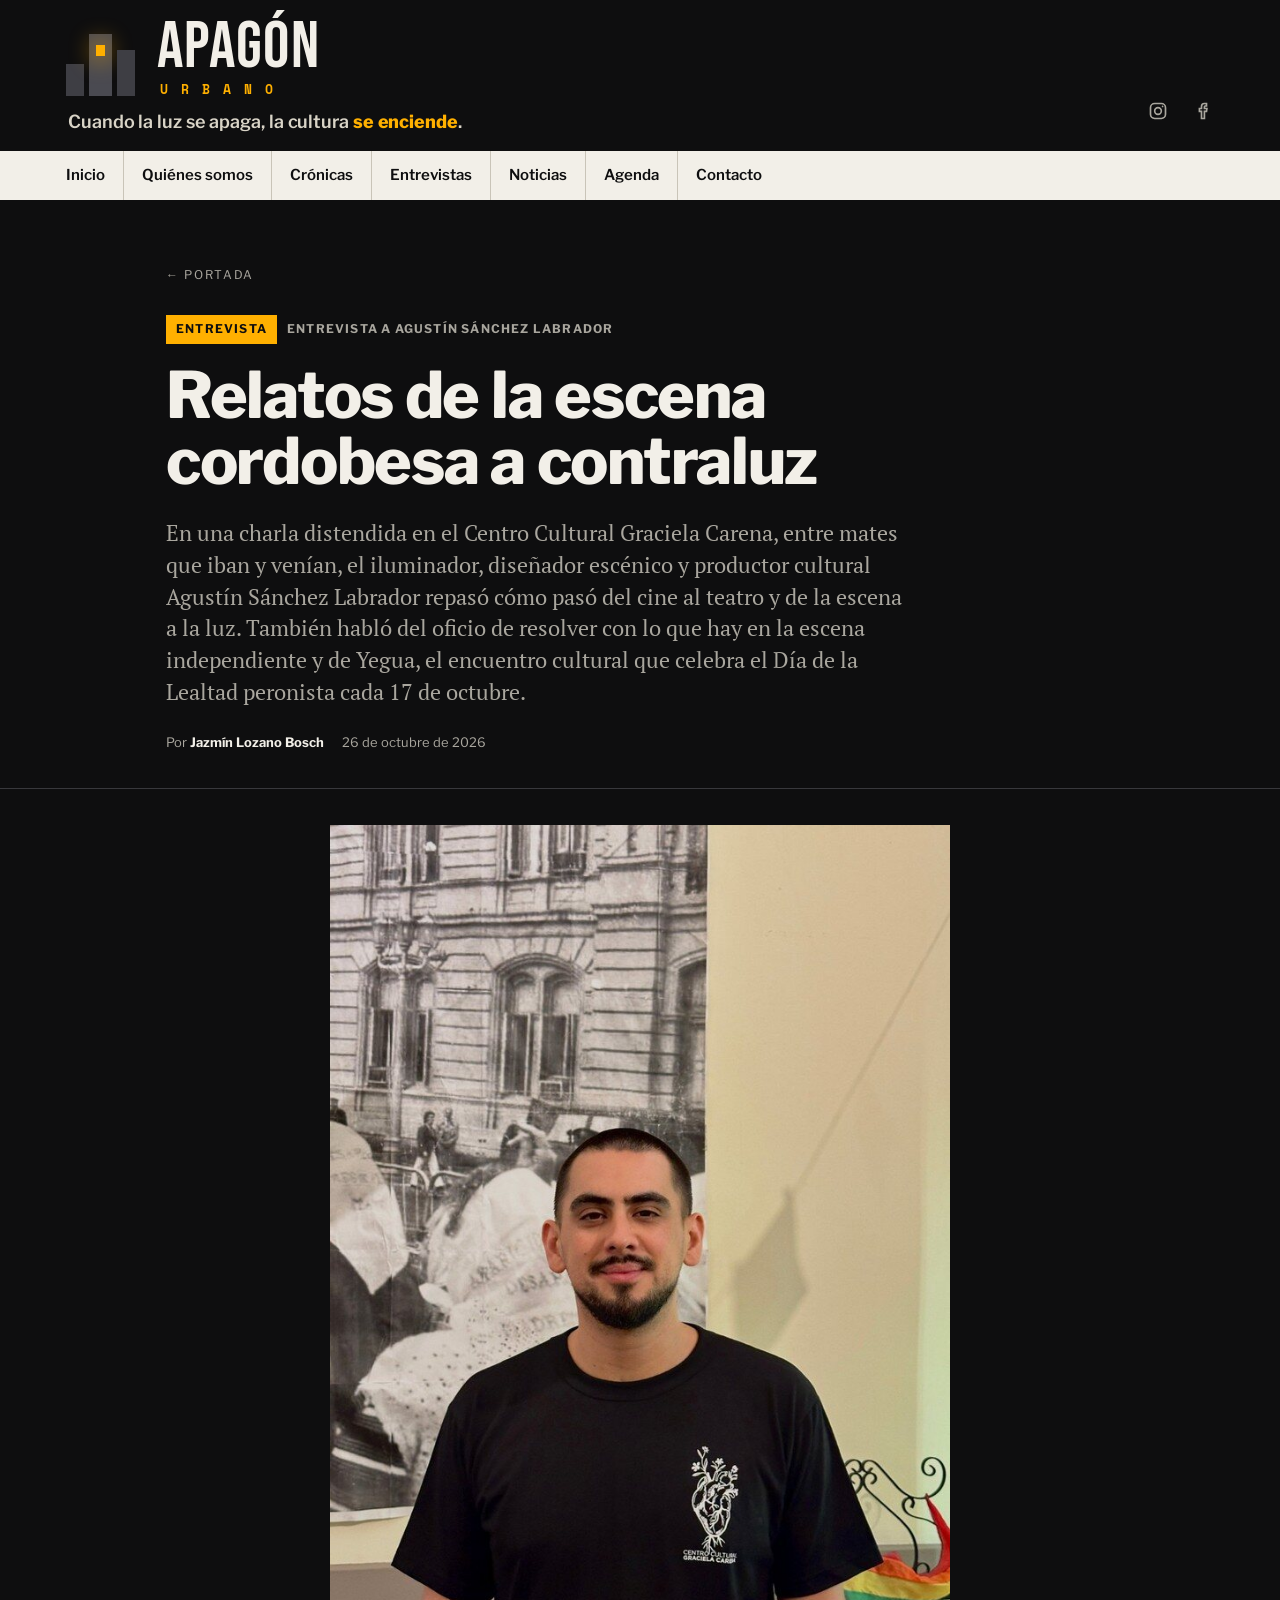
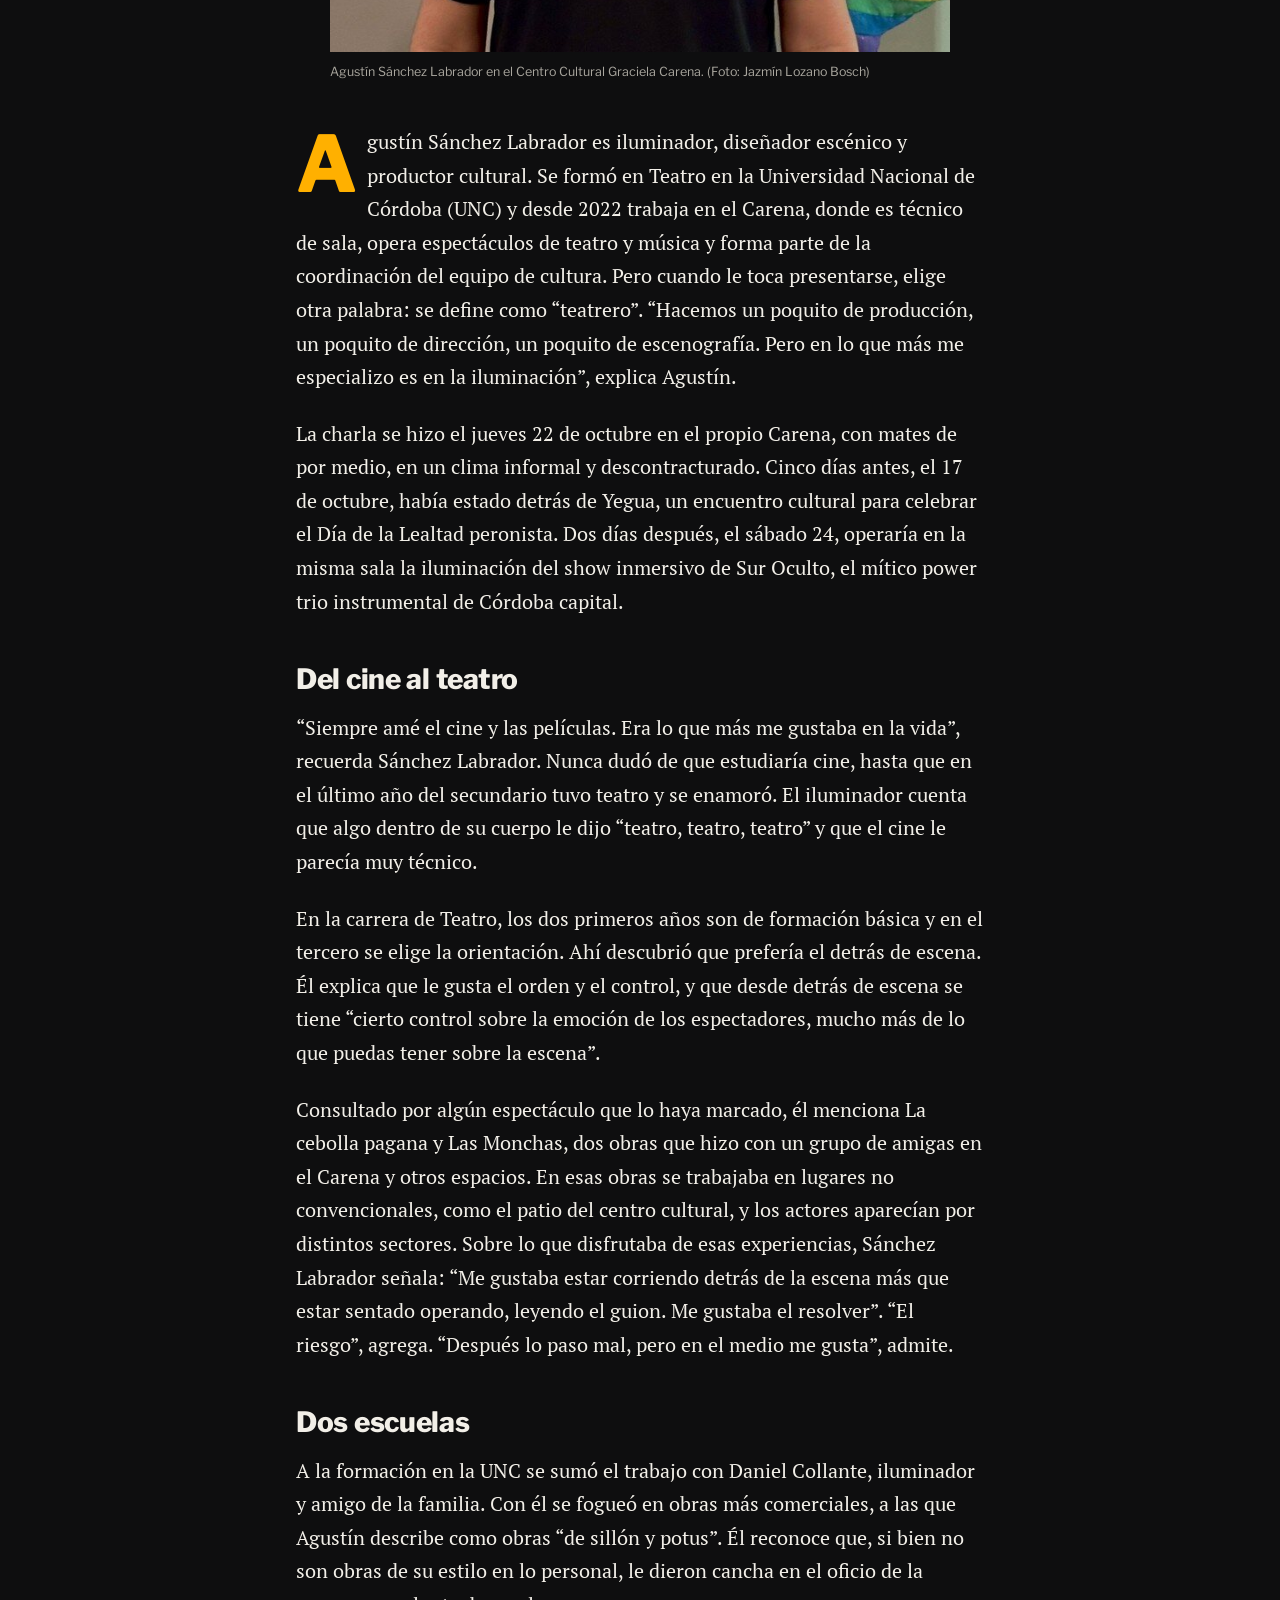
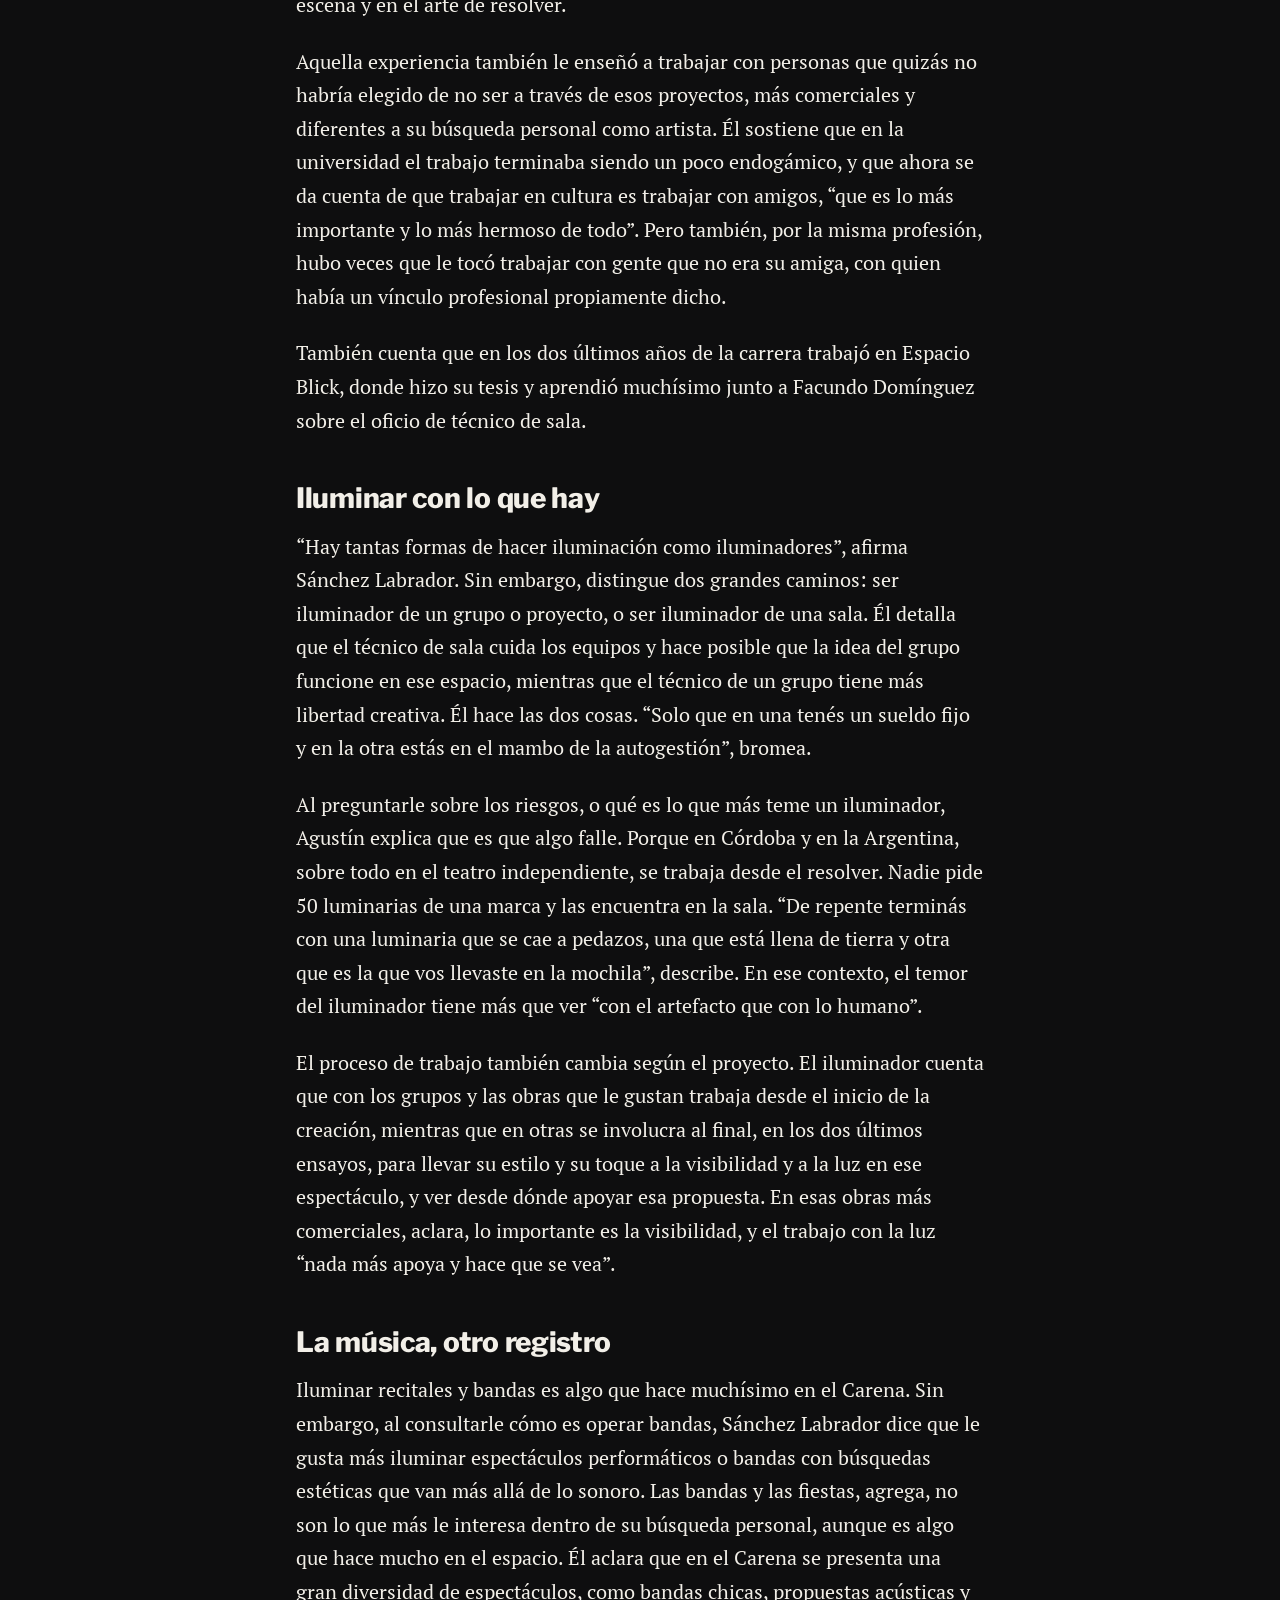
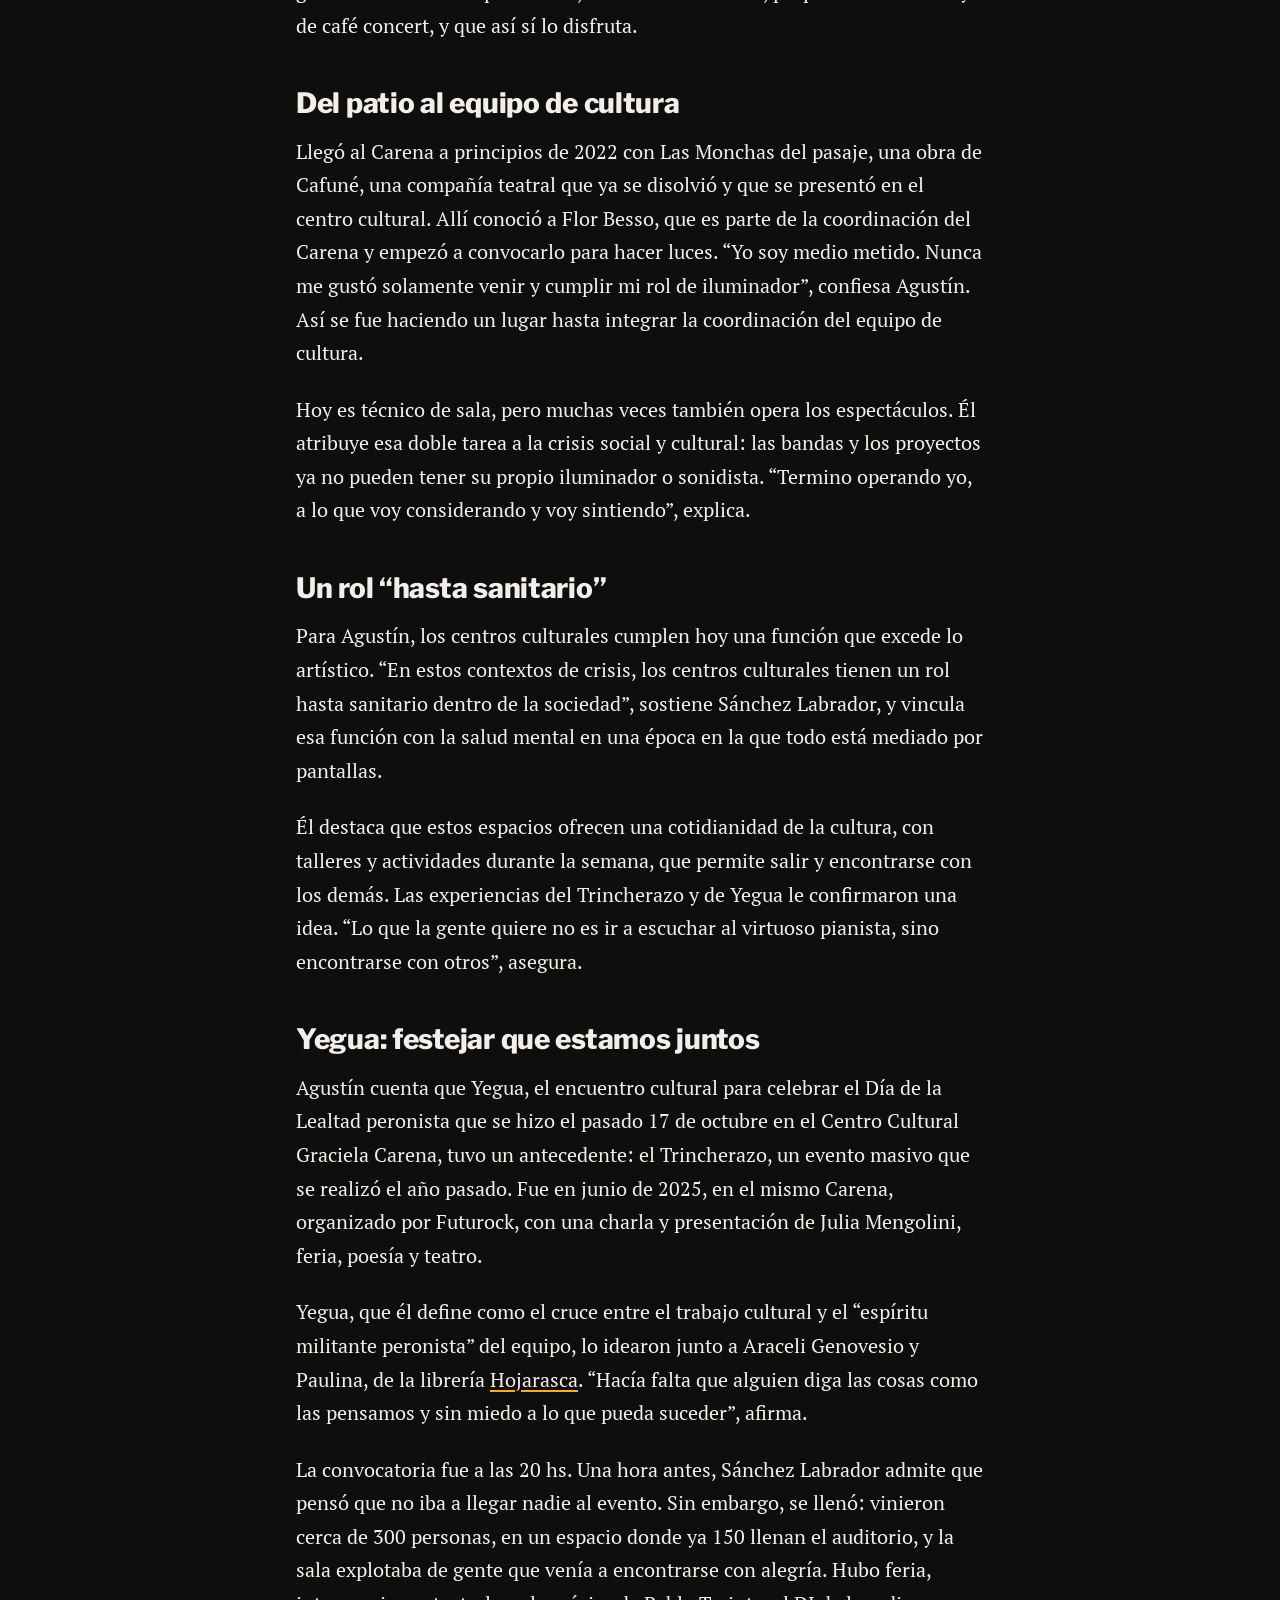
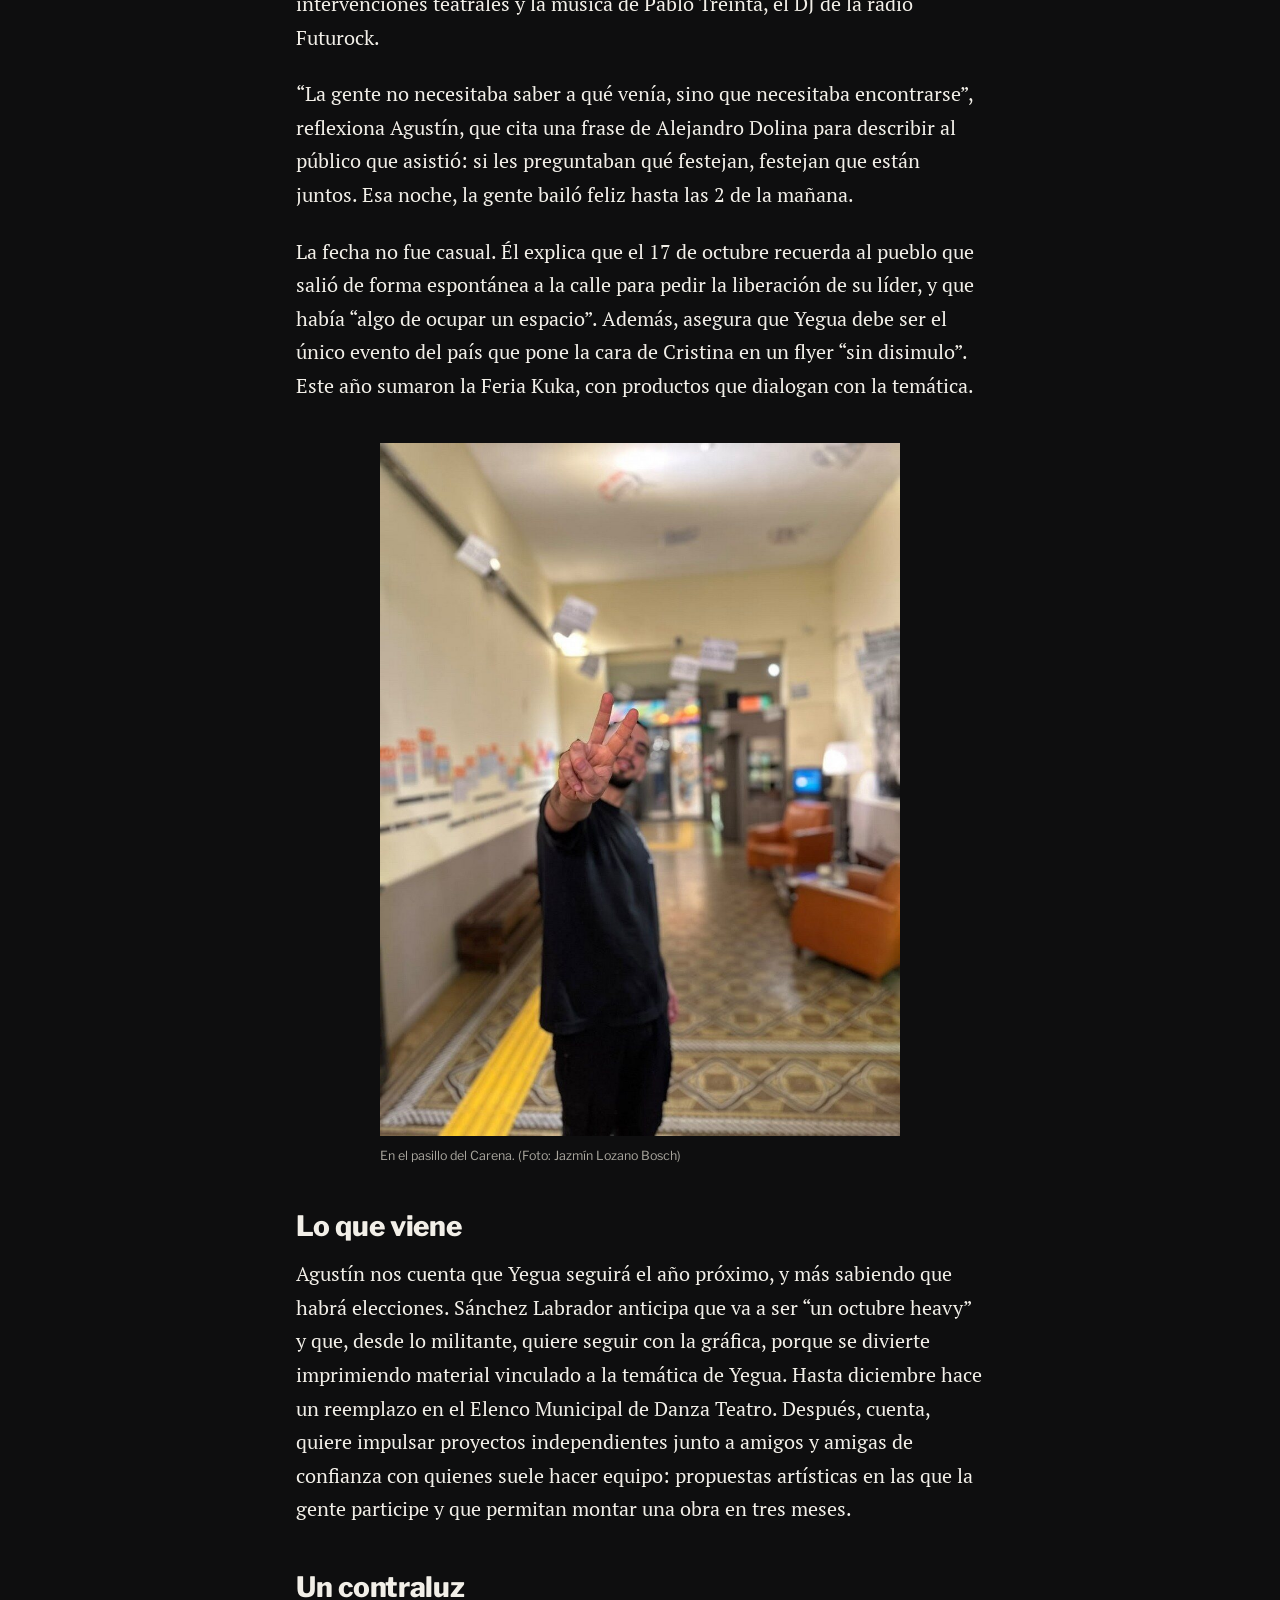
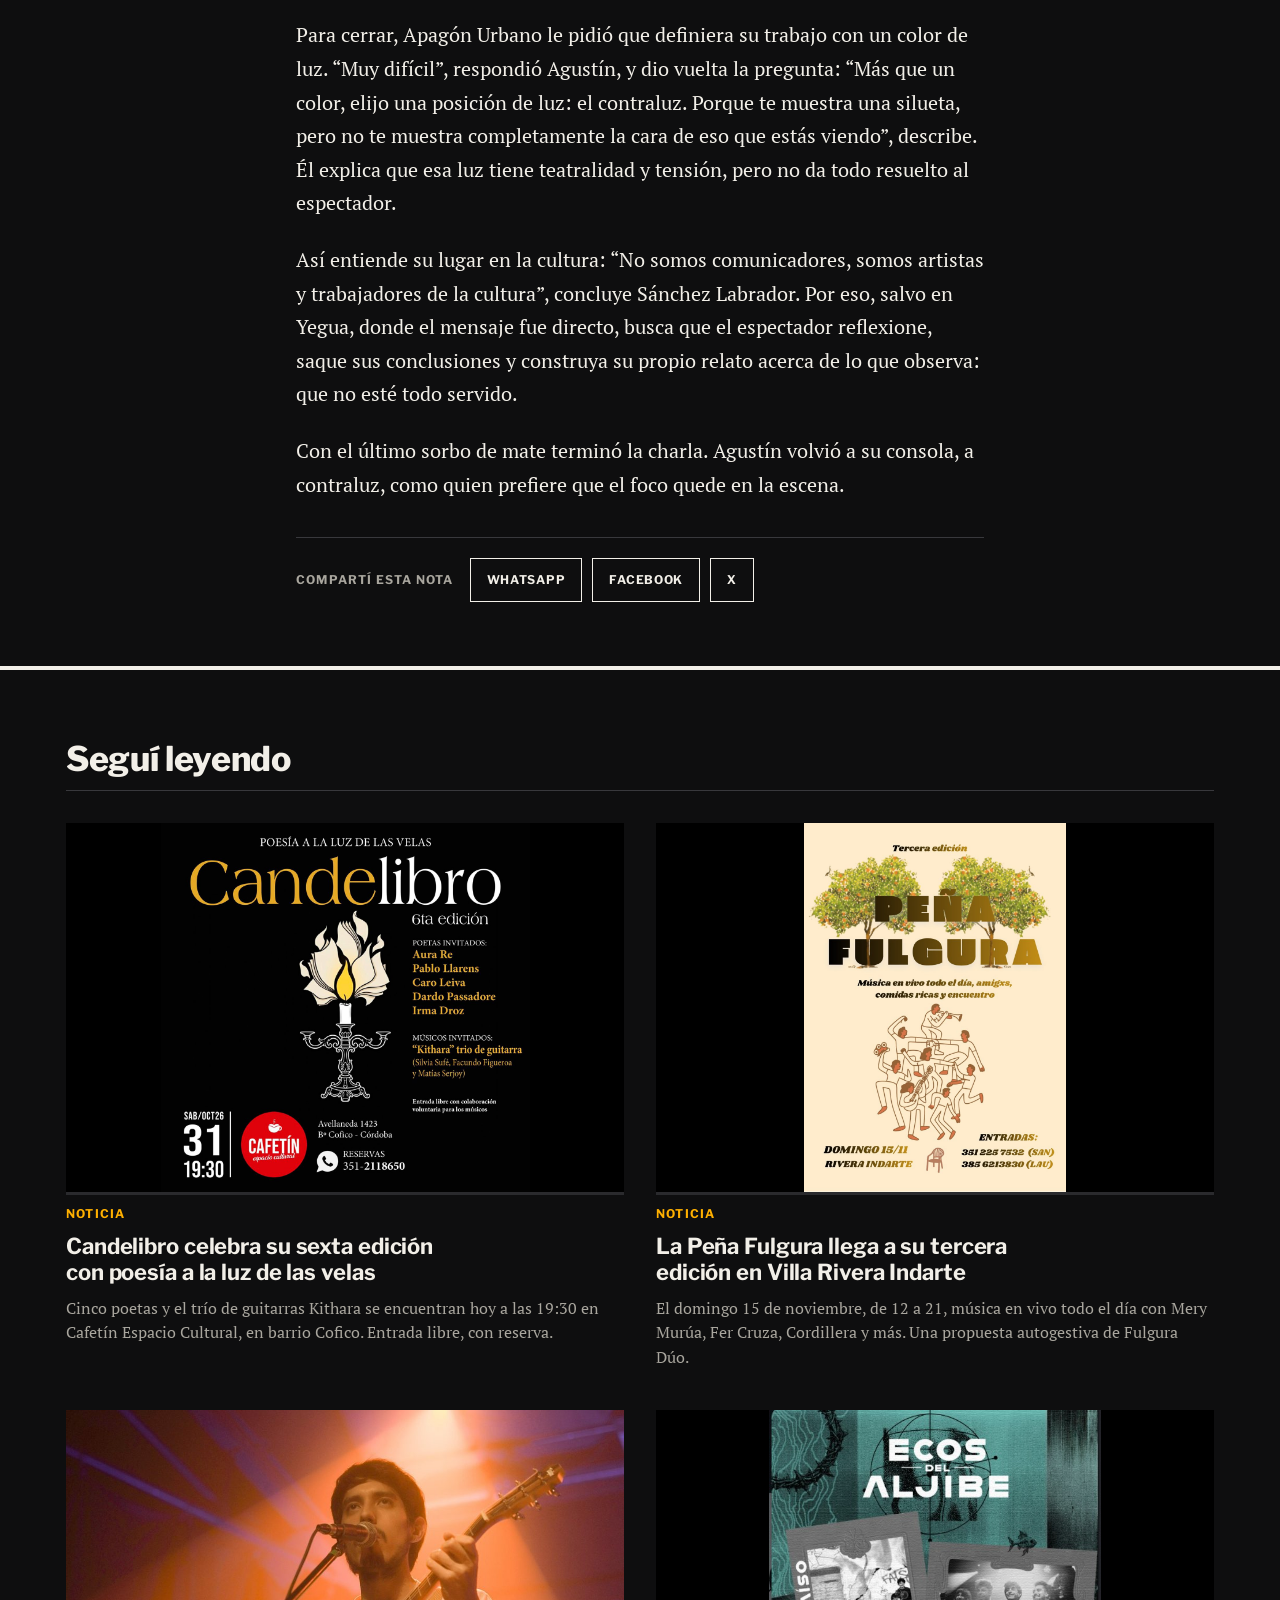
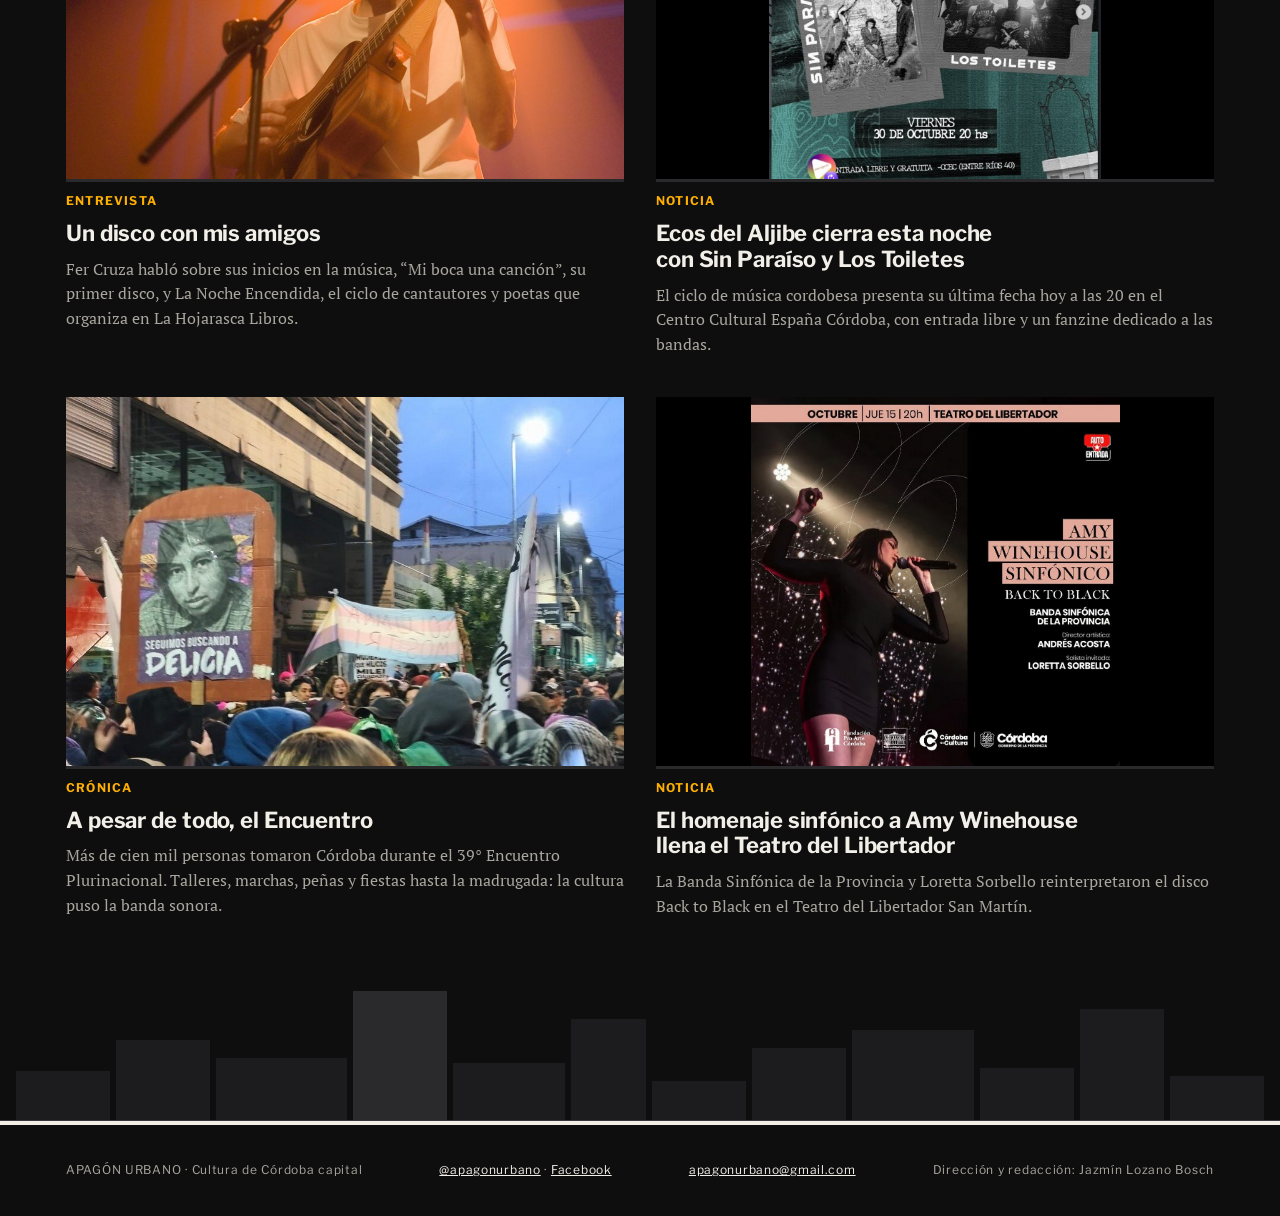
<file: agustin-sanchez-labrador.html>
<!doctype html>
<html lang="es">
<head>
<meta charset="utf-8">
<meta name="viewport" content="width=device-width, initial-scale=1, viewport-fit=cover">
<title>Relatos de la escena cordobesa a contraluz · Apagón Urbano</title>
<meta name="description" content="En una charla distendida en el Centro Cultural Graciela Carena, entre mates que iban y venían, el iluminador, diseñador escénico y productor cultural Agustín Sánchez Labrador repasó cómo pasó del cine al teatro y de la escena a la luz. También habló del oficio de resolver con lo que hay en la escena independiente y de Yegua, el encuentro cultural que celebra el Día de la Lealtad peronista cada 17 de octubre.">
<link rel="icon" href="favicon.ico" sizes="any">
<link rel="icon" type="image/png" href="assets/icono.png">
<link rel="apple-touch-icon" href="assets/apple-touch-icon.png">
<meta property="og:url" content="https://apagonurbano.com.ar/agustin-sanchez-labrador.html">
<link rel="canonical" href="https://apagonurbano.com.ar/agustin-sanchez-labrador.html">
<meta property="og:type" content="website">
<meta property="og:site_name" content="Apagón Urbano">
<meta property="og:title" content="Relatos de la escena cordobesa a contraluz · Apagón Urbano">
<meta property="og:description" content="En una charla distendida en el Centro Cultural Graciela Carena, entre mates que iban y venían, el iluminador, diseñador escénico y productor cultural Agustín Sánchez Labrador repasó cómo pasó del cine al teatro y de la escena a la luz. También habló del oficio de resolver con lo que hay en la escena independiente y de Yegua, el encuentro cultural que celebra el Día de la Lealtad peronista cada 17 de octubre.">
<meta property="og:image" content="https://apagonurbano.com.ar/assets/fotos/agustin-carena.jpg">
<meta name="twitter:card" content="summary_large_image">
<link rel="preconnect" href="https://fonts.googleapis.com">
<link rel="preconnect" href="https://fonts.gstatic.com" crossorigin>
<link rel="stylesheet" href="https://fonts.googleapis.com/css2?family=Bebas+Neue&amp;family=Libre+Franklin:wght@400;600;700;800;900&amp;family=PT+Serif:ital,wght@0,400;0,700;1,400&amp;family=Space+Mono:wght@700&amp;display=swap">
<link rel="stylesheet" href="styles.css">
<link rel="stylesheet" href="tipografia.css">
</head>
<body>
<header class="masthead chica" id="apagon-urbano">
  <div class="wrap">
    <div class="mh-top">
      <div class="mh-marca">
        <a class="marca grande" href="index.html" aria-label="Apagón Urbano, ir a la portada">
          <span class="iso" aria-hidden="true"><span></span><span></span><span></span></span>
          <span class="marca-txt"><b>APAGÓN</b><small>URBANO</small></span>
        </a>
        <p class="lema">Cuando la luz se apaga, la cultura <em>se enciende</em>.</p>
      </div>
      <div class="mh-lado">
        <div class="redes">
        <a href="https://www.instagram.com/apagonurbano/" target="_blank" rel="noopener" aria-label="Instagram de Apagón Urbano"><svg aria-hidden="true" viewBox="0 0 24 24" width="20" height="20" fill="none" stroke="currentColor" stroke-width="2"><rect x="3" y="3" width="18" height="18" rx="5"></rect><circle cx="12" cy="12" r="4"></circle><circle cx="17.5" cy="6.5" r="1" fill="currentColor" stroke="none"></circle></svg></a>
        <a href="https://www.facebook.com/profile.php?id=61595985333077" target="_blank" rel="noopener" aria-label="Fanpage de Apagón Urbano en Facebook"><svg aria-hidden="true" viewBox="0 0 24 24" width="20" height="20" fill="none" stroke="currentColor" stroke-width="2"><path d="M15 3h-2.5A3.5 3.5 0 0 0 9 6.5V9H6.5v3.5H9V21h3.5v-8.5H15l.5-3.5h-3V7a1 1 0 0 1 1-1H15z"></path></svg></a>
      </div>
      </div>
    </div>
  </div>
</header>
<nav class="menu-barra" aria-label="Secciones">
  <div class="wrap">
    <ul>
      <li><a href="index.html">Inicio</a></li>
      <li><a href="index.html#quienes-somos">Quiénes somos</a></li>
      <li><a href="cronicas.html">Crónicas</a></li>
      <li><a href="entrevistas.html">Entrevistas</a></li>
      <li><a href="noticias.html">Noticias</a></li>
      <li><a href="index.html#agenda">Agenda</a></li>
      <li><a href="index.html#contacto">Contacto</a></li>
    </ul>
  </div>
</nav>
<main>
  <article>
    <header class="articulo-cab">
      <div class="wrap">
        <a class="volver" href="index.html">← Portada</a>
        <div><span class="label tipo">Entrevista</span><span class="label seccion-nota">Entrevista a Agustín Sánchez Labrador</span></div>
        <h1>Relatos de la escena cordobesa a contraluz</h1>
        <p class="bajada">En una charla distendida en el Centro Cultural Graciela Carena, entre mates que iban y venían, el iluminador, diseñador escénico y productor cultural Agustín Sánchez Labrador repasó cómo pasó del cine al teatro y de la escena a la luz. También habló del oficio de resolver con lo que hay en la escena independiente y de Yegua, el encuentro cultural que celebra el Día de la Lealtad peronista cada 17 de octubre.</p>
        <div class="firma-nota"><span>Por <b>Jazmín Lozano Bosch</b></span><span>26 de octubre de 2026</span></div>
      </div>
    </header>
    <div class="foto-principal vertical">
      <figure><img src="assets/fotos/agustin-carena.jpg" alt="Agustín Sánchez Labrador en el Centro Cultural Graciela Carena."><figcaption>Agustín Sánchez Labrador en el Centro Cultural Graciela Carena. (Foto: Jazmín Lozano Bosch)</figcaption></figure>
    </div>
    <div class="lectura">
<p>Agustín Sánchez Labrador es iluminador, diseñador escénico y productor cultural. Se formó en Teatro en la Universidad Nacional de Córdoba (UNC) y desde 2022 trabaja en el Carena, donde es técnico de sala, opera espectáculos de teatro y música y forma parte de la coordinación del equipo de cultura. Pero cuando le toca presentarse, elige otra palabra: se define como “teatrero”. “Hacemos un poquito de producción, un poquito de dirección, un poquito de escenografía. Pero en lo que más me especializo es en la iluminación”, explica Agustín.</p>
<p>La charla se hizo el jueves 22 de octubre en el propio Carena, con mates de por medio, en un clima informal y descontracturado. Cinco días antes, el 17 de octubre, había estado detrás de Yegua, un encuentro cultural para celebrar el Día de la Lealtad peronista. Dos días después, el sábado 24, operaría en la misma sala la iluminación del show inmersivo de Sur Oculto, el mítico power trio instrumental de Córdoba capital.</p>
<h2>Del cine al teatro</h2>
<p>“Siempre amé el cine y las películas. Era lo que más me gustaba en la vida”, recuerda Sánchez Labrador. Nunca dudó de que estudiaría cine, hasta que en el último año del secundario tuvo teatro y se enamoró. El iluminador cuenta que algo dentro de su cuerpo le dijo “teatro, teatro, teatro” y que el cine le parecía muy técnico.</p>
<p>En la carrera de Teatro, los dos primeros años son de formación básica y en el tercero se elige la orientación. Ahí descubrió que prefería el detrás de escena. Él explica que le gusta el orden y el control, y que desde detrás de escena se tiene “cierto control sobre la emoción de los espectadores, mucho más de lo que puedas tener sobre la escena”.</p>
<p>Consultado por algún espectáculo que lo haya marcado, él menciona La cebolla pagana y Las Monchas, dos obras que hizo con un grupo de amigas en el Carena y otros espacios. En esas obras se trabajaba en lugares no convencionales, como el patio del centro cultural, y los actores aparecían por distintos sectores. Sobre lo que disfrutaba de esas experiencias, Sánchez Labrador señala: “Me gustaba estar corriendo detrás de la escena más que estar sentado operando, leyendo el guion. Me gustaba el resolver”. “El riesgo”, agrega. “Después lo paso mal, pero en el medio me gusta”, admite.</p>
<h2>Dos escuelas</h2>
<p>A la formación en la UNC se sumó el trabajo con Daniel Collante, iluminador y amigo de la familia. Con él se fogueó en obras más comerciales, a las que Agustín describe como obras “de sillón y potus”. Él reconoce que, si bien no son obras de su estilo en lo personal, le dieron cancha en el oficio de la escena y en el arte de resolver.</p>
<p>Aquella experiencia también le enseñó a trabajar con personas que quizás no habría elegido de no ser a través de esos proyectos, más comerciales y diferentes a su búsqueda personal como artista. Él sostiene que en la universidad el trabajo terminaba siendo un poco endogámico, y que ahora se da cuenta de que trabajar en cultura es trabajar con amigos, “que es lo más importante y lo más hermoso de todo”. Pero también, por la misma profesión, hubo veces que le tocó trabajar con gente que no era su amiga, con quien había un vínculo profesional propiamente dicho.</p>
<p>También cuenta que en los dos últimos años de la carrera trabajó en Espacio Blick, donde hizo su tesis y aprendió muchísimo junto a Facundo Domínguez sobre el oficio de técnico de sala.</p>
<h2>Iluminar con lo que hay</h2>
<p>“Hay tantas formas de hacer iluminación como iluminadores”, afirma Sánchez Labrador. Sin embargo, distingue dos grandes caminos: ser iluminador de un grupo o proyecto, o ser iluminador de una sala. Él detalla que el técnico de sala cuida los equipos y hace posible que la idea del grupo funcione en ese espacio, mientras que el técnico de un grupo tiene más libertad creativa. Él hace las dos cosas. “Solo que en una tenés un sueldo fijo y en la otra estás en el mambo de la autogestión”, bromea.</p>
<p>Al preguntarle sobre los riesgos, o qué es lo que más teme un iluminador, Agustín explica que es que algo falle. Porque en Córdoba y en la Argentina, sobre todo en el teatro independiente, se trabaja desde el resolver. Nadie pide 50 luminarias de una marca y las encuentra en la sala. “De repente terminás con una luminaria que se cae a pedazos, una que está llena de tierra y otra que es la que vos llevaste en la mochila”, describe. En ese contexto, el temor del iluminador tiene más que ver “con el artefacto que con lo humano”.</p>
<p>El proceso de trabajo también cambia según el proyecto. El iluminador cuenta que con los grupos y las obras que le gustan trabaja desde el inicio de la creación, mientras que en otras se involucra al final, en los dos últimos ensayos, para llevar su estilo y su toque a la visibilidad y a la luz en ese espectáculo, y ver desde dónde apoyar esa propuesta. En esas obras más comerciales, aclara, lo importante es la visibilidad, y el trabajo con la luz “nada más apoya y hace que se vea”.</p>
<h2>La música, otro registro</h2>
<p>Iluminar recitales y bandas es algo que hace muchísimo en el Carena. Sin embargo, al consultarle cómo es operar bandas, Sánchez Labrador dice que le gusta más iluminar espectáculos performáticos o bandas con búsquedas estéticas que van más allá de lo sonoro. Las bandas y las fiestas, agrega, no son lo que más le interesa dentro de su búsqueda personal, aunque es algo que hace mucho en el espacio. Él aclara que en el Carena se presenta una gran diversidad de espectáculos, como bandas chicas, propuestas acústicas y de café concert, y que así sí lo disfruta.</p>
<h2>Del patio al equipo de cultura</h2>
<p>Llegó al Carena a principios de 2022 con Las Monchas del pasaje, una obra de Cafuné, una compañía teatral que ya se disolvió y que se presentó en el centro cultural. Allí conoció a Flor Besso, que es parte de la coordinación del Carena y empezó a convocarlo para hacer luces. “Yo soy medio metido. Nunca me gustó solamente venir y cumplir mi rol de iluminador”, confiesa Agustín. Así se fue haciendo un lugar hasta integrar la coordinación del equipo de cultura.</p>
<p>Hoy es técnico de sala, pero muchas veces también opera los espectáculos. Él atribuye esa doble tarea a la crisis social y cultural: las bandas y los proyectos ya no pueden tener su propio iluminador o sonidista. “Termino operando yo, a lo que voy considerando y voy sintiendo”, explica.</p>
<h2>Un rol “hasta sanitario”</h2>
<p>Para Agustín, los centros culturales cumplen hoy una función que excede lo artístico. “En estos contextos de crisis, los centros culturales tienen un rol hasta sanitario dentro de la sociedad”, sostiene Sánchez Labrador, y vincula esa función con la salud mental en una época en la que todo está mediado por pantallas.</p>
<p>Él destaca que estos espacios ofrecen una cotidianidad de la cultura, con talleres y actividades durante la semana, que permite salir y encontrarse con los demás. Las experiencias del Trincherazo y de Yegua le confirmaron una idea. “Lo que la gente quiere no es ir a escuchar al virtuoso pianista, sino encontrarse con otros”, asegura.</p>
<h2>Yegua: festejar que estamos juntos</h2>
<p>Agustín cuenta que Yegua, el encuentro cultural para celebrar el Día de la Lealtad peronista que se hizo el pasado 17 de octubre en el Centro Cultural Graciela Carena, tuvo un antecedente: el Trincherazo, un evento masivo que se realizó el año pasado. Fue en junio de 2025, en el mismo Carena, organizado por Futurock, con una charla y presentación de Julia Mengolini, feria, poesía y teatro.</p>
<p>Yegua, que él define como el cruce entre el trabajo cultural y el “espíritu militante peronista” del equipo, lo idearon junto a Araceli Genovesio y Paulina, de la librería <a href="fer-cruza.html">Hojarasca</a>. “Hacía falta que alguien diga las cosas como las pensamos y sin miedo a lo que pueda suceder”, afirma.</p>
<p>La convocatoria fue a las 20 hs. Una hora antes, Sánchez Labrador admite que pensó que no iba a llegar nadie al evento. Sin embargo, se llenó: vinieron cerca de 300 personas, en un espacio donde ya 150 llenan el auditorio, y la sala explotaba de gente que venía a encontrarse con alegría. Hubo feria, intervenciones teatrales y la música de Pablo Treinta, el DJ de la radio Futurock.</p>
<p>“La gente no necesitaba saber a qué venía, sino que necesitaba encontrarse”, reflexiona Agustín, que cita una frase de Alejandro Dolina para describir al público que asistió: si les preguntaban qué festejan, festejan que están juntos. Esa noche, la gente bailó feliz hasta las 2 de la mañana.</p>
<p>La fecha no fue casual. Él explica que el 17 de octubre recuerda al pueblo que salió de forma espontánea a la calle para pedir la liberación de su líder, y que había “algo de ocupar un espacio”. Además, asegura que Yegua debe ser el único evento del país que pone la cara de Cristina en un flyer “sin disimulo”. Este año sumaron la Feria Kuka, con productos que dialogan con la temática.</p>
<figure class="vertical"><img src="assets/fotos/agustin-pasillo.jpg" alt="En el pasillo del Carena." loading="lazy"><figcaption>En el pasillo del Carena. (Foto: Jazmín Lozano Bosch)</figcaption></figure>
<h2>Lo que viene</h2>
<p>Agustín nos cuenta que Yegua seguirá el año próximo, y más sabiendo que habrá elecciones. Sánchez Labrador anticipa que va a ser “un octubre heavy” y que, desde lo militante, quiere seguir con la gráfica, porque se divierte imprimiendo material vinculado a la temática de Yegua. Hasta diciembre hace un reemplazo en el Elenco Municipal de Danza Teatro. Después, cuenta, quiere impulsar proyectos independientes junto a amigos y amigas de confianza con quienes suele hacer equipo: propuestas artísticas en las que la gente participe y que permitan montar una obra en tres meses.</p>
<h2>Un contraluz</h2>
<p>Para cerrar, Apagón Urbano le pidió que definiera su trabajo con un color de luz. “Muy difícil”, respondió Agustín, y dio vuelta la pregunta: “Más que un color, elijo una posición de luz: el contraluz. Porque te muestra una silueta, pero no te muestra completamente la cara de eso que estás viendo”, describe. Él explica que esa luz tiene teatralidad y tensión, pero no da todo resuelto al espectador.</p>
<p>Así entiende su lugar en la cultura: “No somos comunicadores, somos artistas y trabajadores de la cultura”, concluye Sánchez Labrador. Por eso, salvo en Yegua, donde el mensaje fue directo, busca que el espectador reflexione, saque sus conclusiones y construya su propio relato acerca de lo que observa: que no esté todo servido.</p>
<p>Con el último sorbo de mate terminó la charla. Agustín volvió a su consola, a contraluz, como quien prefiere que el foco quede en la escena.</p>

      <div class="compartir">
        <span class="label">Compartí esta nota</span>
        <a class="btn btn-linea" id="sh-wa" href="https://wa.me/" target="_blank" rel="noopener">WhatsApp</a>
        <a class="btn btn-linea" id="sh-fb" href="https://www.facebook.com/" target="_blank" rel="noopener">Facebook</a>
        <a class="btn btn-linea" id="sh-x" href="https://twitter.com/" target="_blank" rel="noopener">X</a>
      </div>
    </div>
  </article>
  <section class="bloque mas" aria-labelledby="mas-t">
    <div class="wrap">
      <div class="encabezado"><h2 id="mas-t">Seguí leyendo</h2></div>
      <div class="notas">
<a class="nota" href="candelibro.html">
  <img class="img entera" src="assets/flyers/candelibro.jpg" alt="" loading="lazy">
  <span class="label seccion">Noticia</span>
  <h3>Candelibro celebra su sexta edición con poesía a la luz de las velas</h3>
  <p>Cinco poetas y el trío de guitarras Kithara se encuentran hoy a las 19:30 en Cafetín Espacio Cultural, en barrio Cofico. Entrada libre, con reserva.</p>
</a>
<a class="nota" href="pena-fulgura.html">
  <img class="img entera" src="assets/flyers/pena-fulgura.jpg" alt="" loading="lazy">
  <span class="label seccion">Noticia</span>
  <h3>La Peña Fulgura llega a su tercera edición en Villa Rivera Indarte</h3>
  <p>El domingo 15 de noviembre, de 12 a 21, música en vivo todo el día con Mery Murúa, Fer Cruza, Cordillera y más. Una propuesta autogestiva de Fulgura Dúo.</p>
</a>
<a class="nota" href="fer-cruza.html">
  <img class="img" src="assets/fotos/fer-cruza-vivo.jpg" alt="" loading="lazy">
  <span class="label seccion">Entrevista</span>
  <h3>Un disco con mis amigos</h3>
  <p>Fer Cruza habló sobre sus inicios en la música, “Mi boca una canción”, su primer disco, y La Noche Encendida, el ciclo de cantautores y poetas que organiza en La Hojarasca Libros.</p>
</a>
<a class="nota" href="ecos-del-aljibe-cierre.html">
  <img class="img entera" src="assets/flyers/ecos-del-aljibe-cierre.jpg" alt="" loading="lazy">
  <span class="label seccion">Noticia</span>
  <h3>Ecos del Aljibe cierra esta noche con Sin Paraíso y Los Toiletes</h3>
  <p>El ciclo de música cordobesa presenta su última fecha hoy a las 20 en el Centro Cultural España Córdoba, con entrada libre y un fanzine dedicado a las bandas.</p>
</a>
<a class="nota" href="encuentro-plurinacional.html">
  <img class="img" src="assets/fotos/encuentro-delicia.jpg" alt="" loading="lazy">
  <span class="label seccion">Crónica</span>
  <h3>A pesar de todo, el Encuentro</h3>
  <p>Más de cien mil personas tomaron Córdoba durante el 39° Encuentro Plurinacional. Talleres, marchas, peñas y fiestas hasta la madrugada: la cultura puso la banda sonora.</p>
</a>
<a class="nota" href="amy-winehouse-sinfonico.html">
  <img class="img entera" src="assets/fotos/amy-flyer.jpg" alt="" loading="lazy">
  <span class="label seccion">Noticia</span>
  <h3>El homenaje sinfónico a Amy Winehouse llena el Teatro del Libertador</h3>
  <p>La Banda Sinfónica de la Provincia y Loretta Sorbello reinterpretaron el disco Back to Black en el Teatro del Libertador San Martín.</p>
</a>
      </div>
    </div>
  </section>
  <div class="skyline-fin" aria-hidden="true" style="--off:-14.5s">
    <div class="skyline">
      <i style="height:38%"></i><i style="height:62%"></i><i style="height:48%; flex:1.4"></i><i class="on" style="height:100%"></i><i style="height:44%; flex:1.2"></i><i style="height:78%; flex:.8"></i><i style="height:30%"></i><i style="height:56%"></i><i style="height:70%; flex:1.3"></i><i style="height:40%"></i><i style="height:86%; flex:.9"></i><i style="height:34%"></i>
    </div>
  </div>
</main>
<footer>
  <div class="wrap">
    <span>APAGÓN URBANO · Cultura de Córdoba capital</span>
    <span><a href="https://www.instagram.com/apagonurbano/" target="_blank" rel="noopener">@apagonurbano</a> · <a href="https://www.facebook.com/profile.php?id=61595985333077" target="_blank" rel="noopener">Facebook</a></span>
    <span><a href="mailto:apagonurbano@gmail.com">apagonurbano@gmail.com</a></span>
    <span>Dirección y redacción: Jazmín Lozano Bosch</span>
  </div>
</footer>
<script src="app.js"></script>
</body>
</html>
</file>
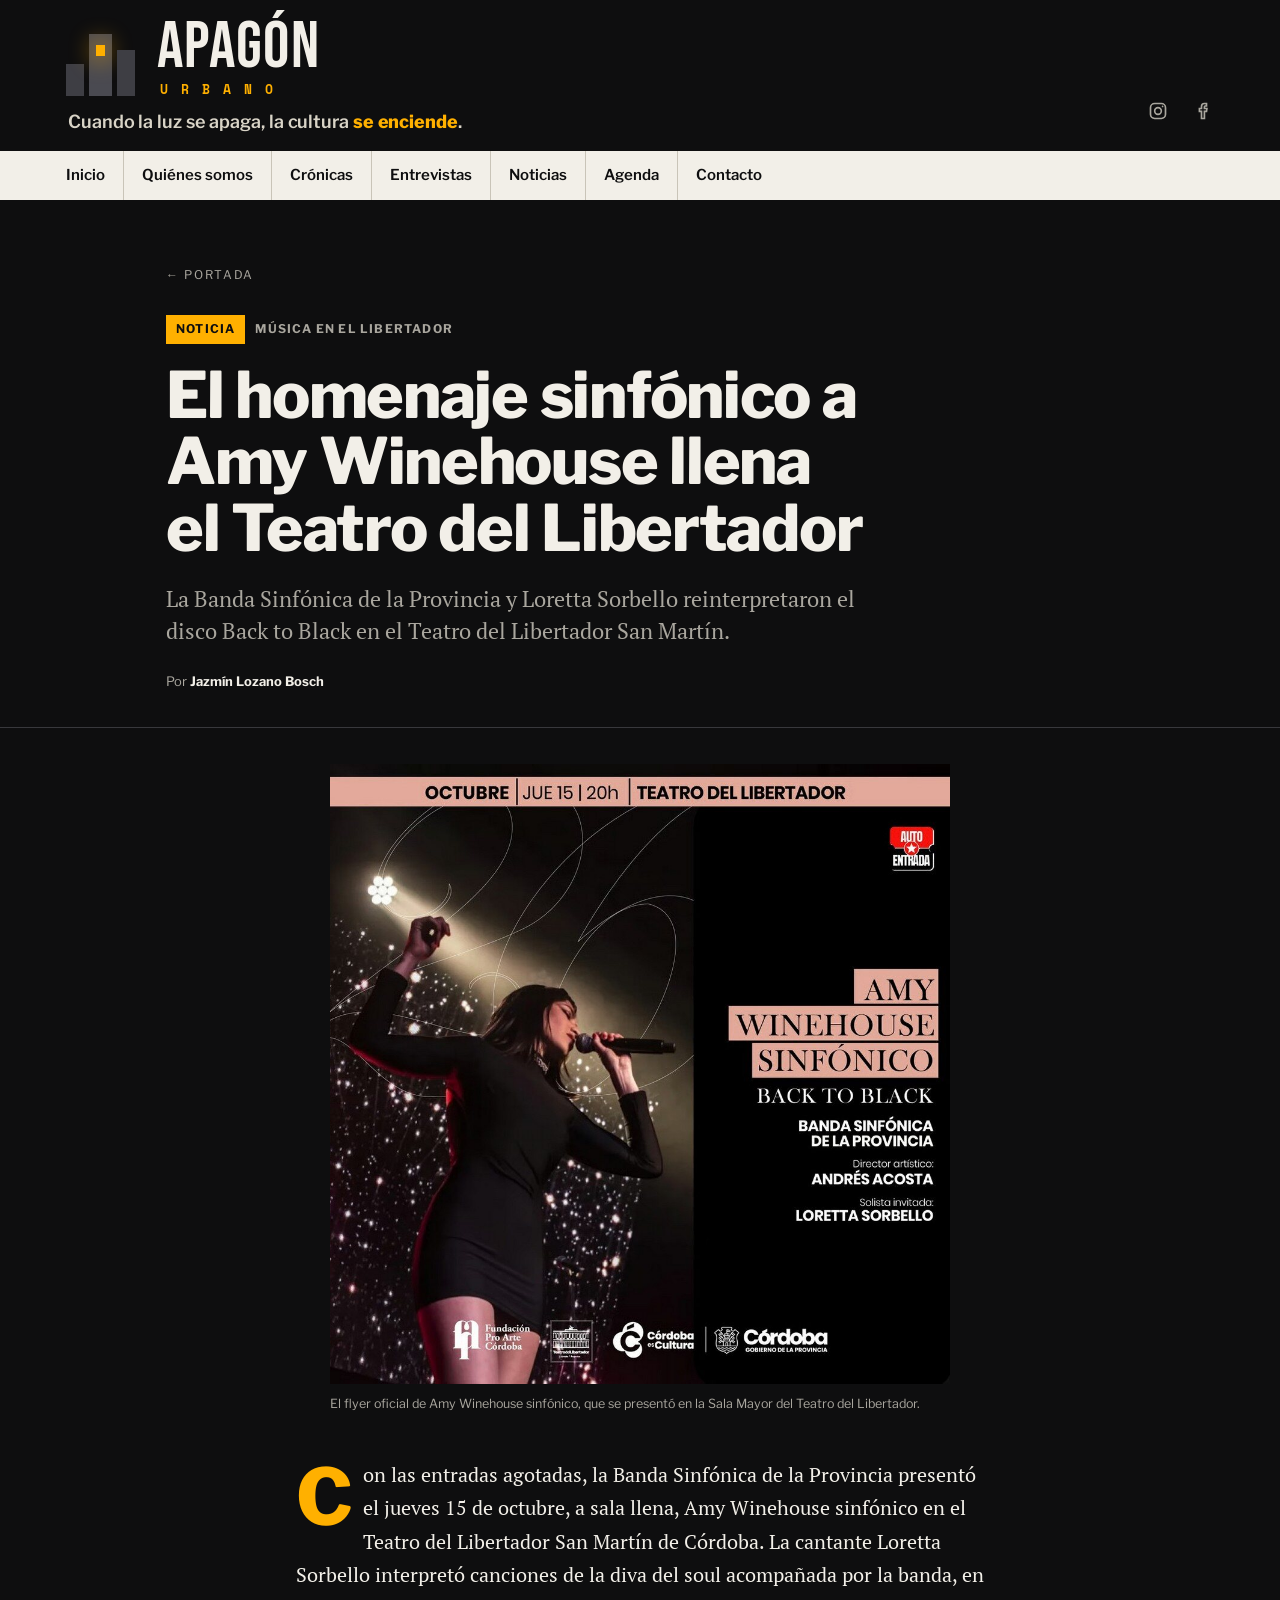
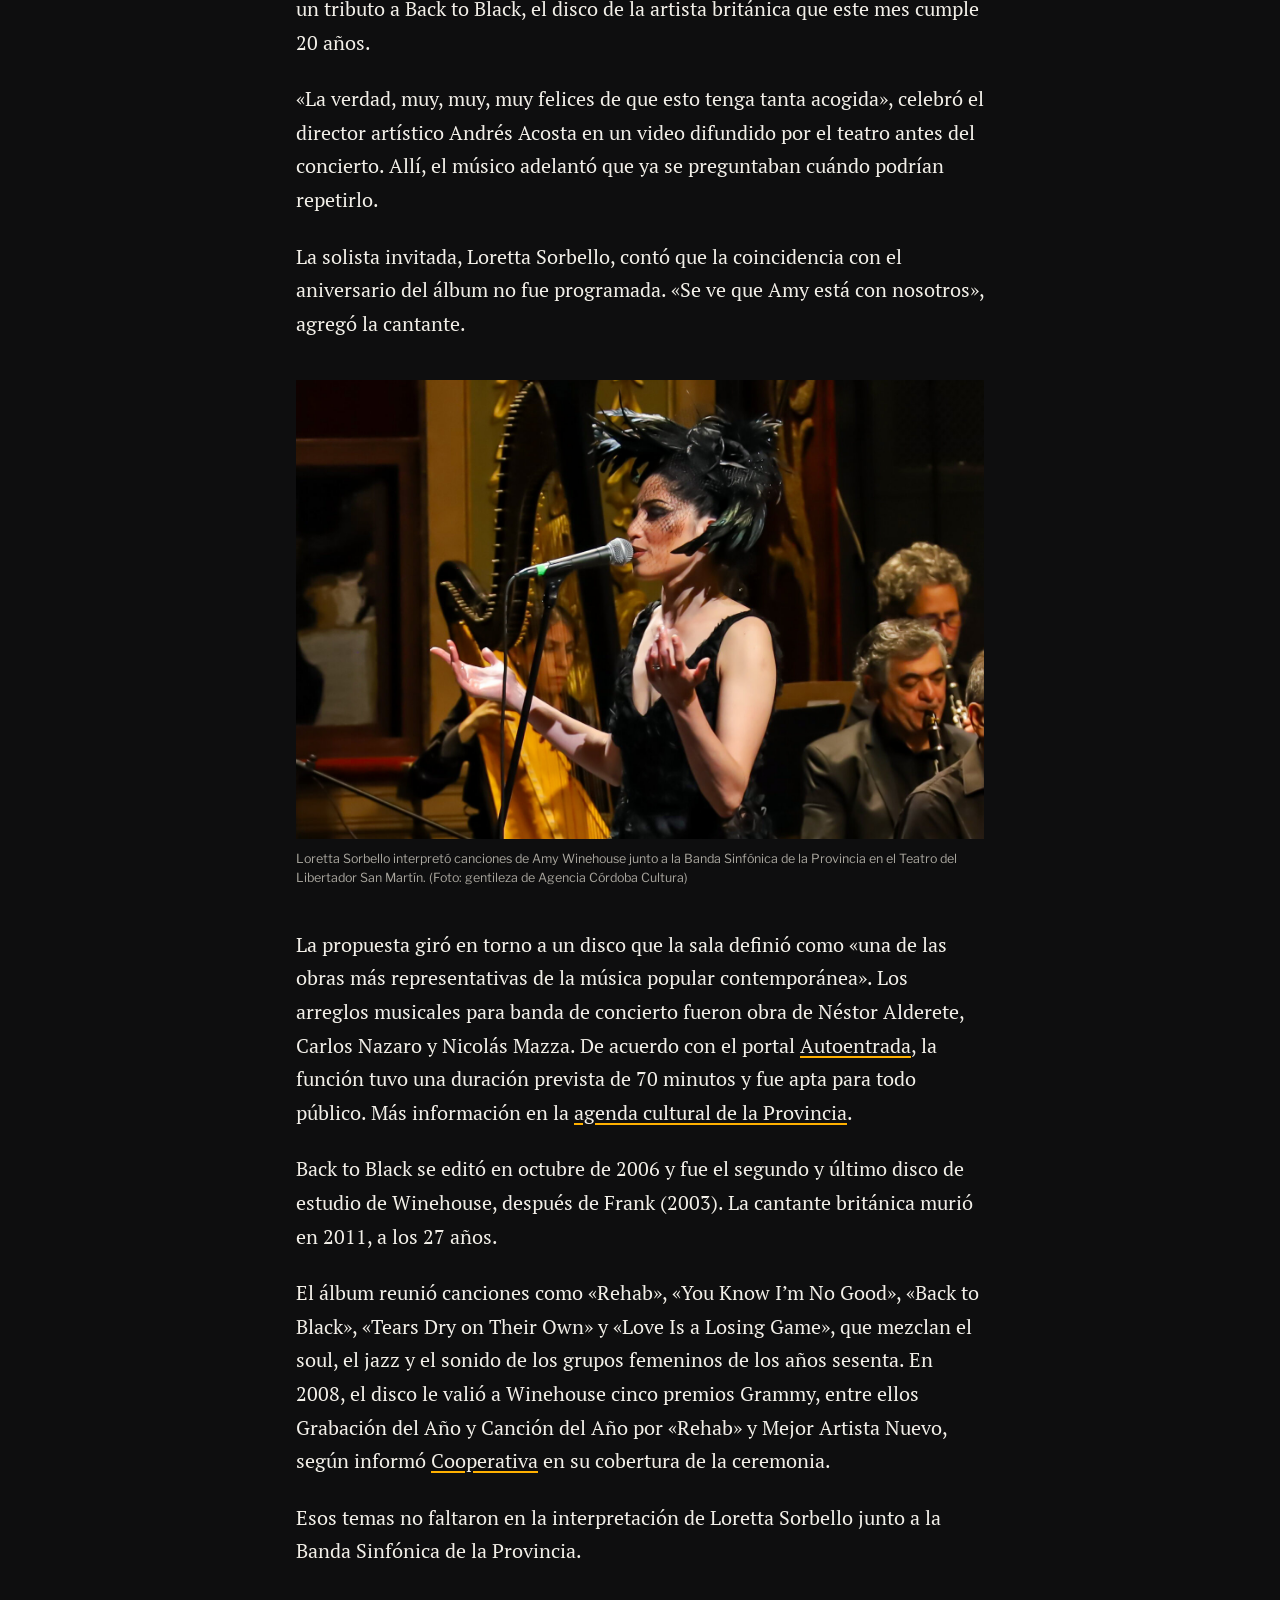
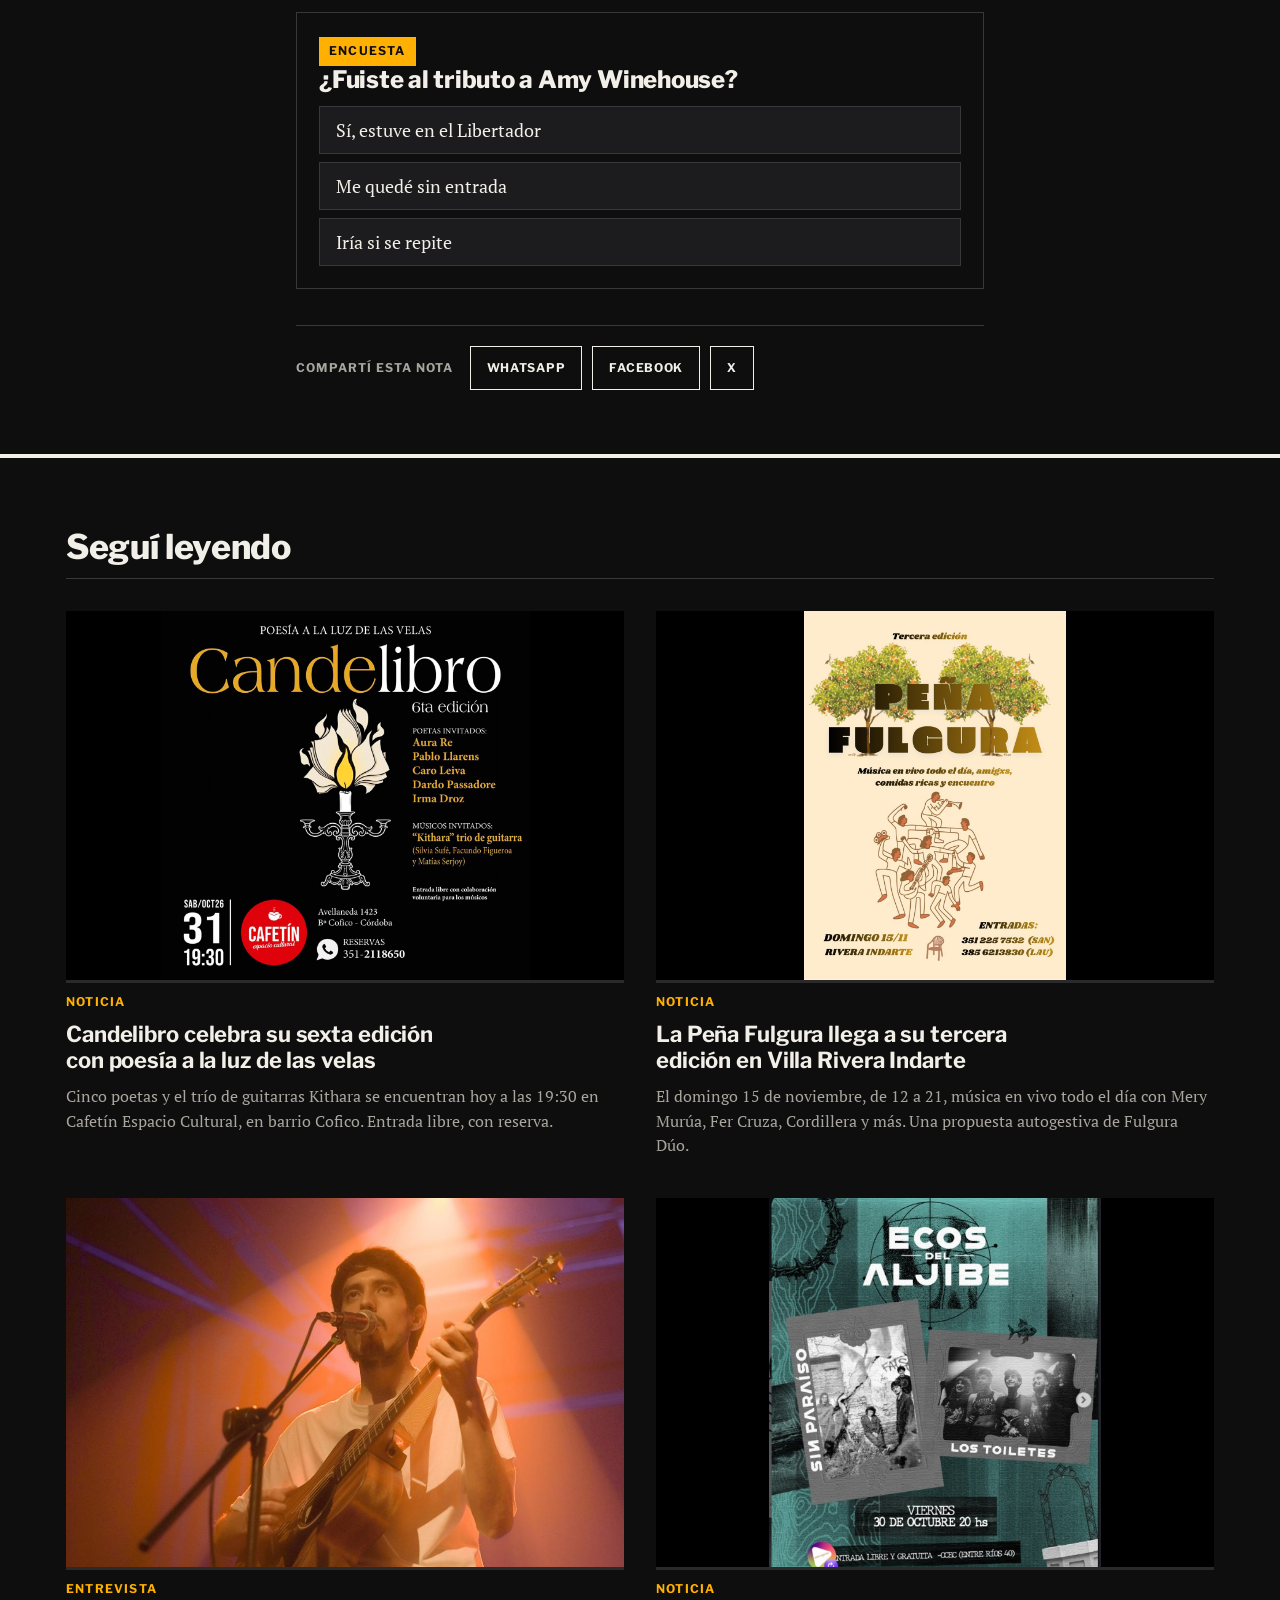
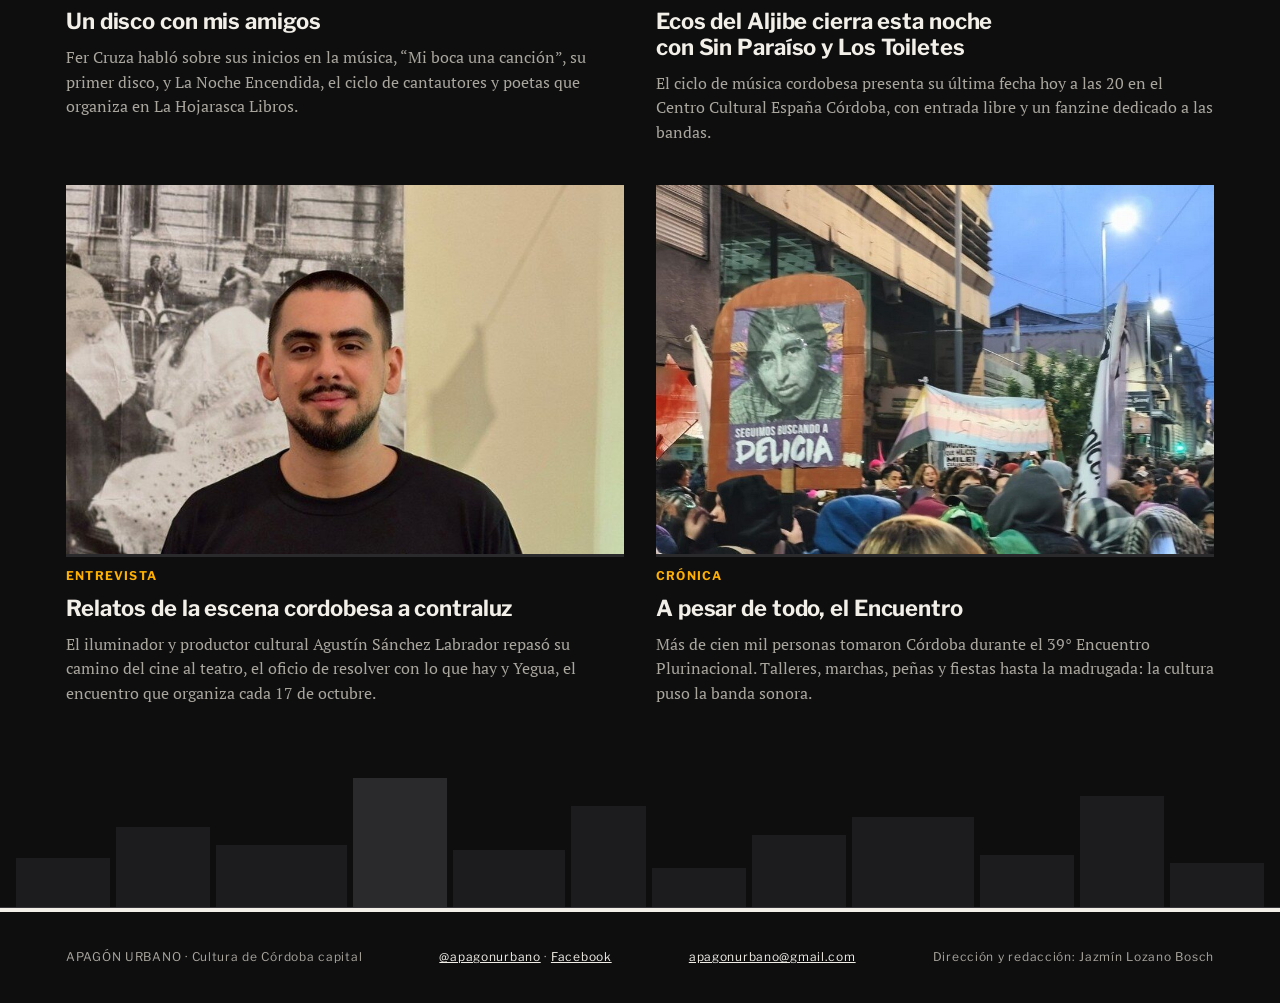
<file: amy-winehouse-sinfonico.html>
<!doctype html>
<html lang="es">
<head>
<meta charset="utf-8">
<meta name="viewport" content="width=device-width, initial-scale=1, viewport-fit=cover">
<title>El homenaje sinfónico a Amy Winehouse llena el Teatro del Libertador · Apagón Urbano</title>
<meta name="description" content="La Banda Sinfónica de la Provincia y Loretta Sorbello reinterpretaron el disco Back to Black en el Teatro del Libertador San Martín.">
<link rel="icon" href="favicon.ico" sizes="any">
<link rel="icon" type="image/png" href="assets/icono.png">
<link rel="apple-touch-icon" href="assets/apple-touch-icon.png">
<meta property="og:url" content="https://apagonurbano.com.ar/amy-winehouse-sinfonico.html">
<link rel="canonical" href="https://apagonurbano.com.ar/amy-winehouse-sinfonico.html">
<meta property="og:type" content="website">
<meta property="og:site_name" content="Apagón Urbano">
<meta property="og:title" content="El homenaje sinfónico a Amy Winehouse llena el Teatro del Libertador · Apagón Urbano">
<meta property="og:description" content="La Banda Sinfónica de la Provincia y Loretta Sorbello reinterpretaron el disco Back to Black en el Teatro del Libertador San Martín.">
<meta property="og:image" content="https://apagonurbano.com.ar/assets/fotos/amy-flyer.jpg">
<meta name="twitter:card" content="summary_large_image">
<link rel="preconnect" href="https://fonts.googleapis.com">
<link rel="preconnect" href="https://fonts.gstatic.com" crossorigin>
<link rel="stylesheet" href="https://fonts.googleapis.com/css2?family=Bebas+Neue&amp;family=Libre+Franklin:wght@400;600;700;800;900&amp;family=PT+Serif:ital,wght@0,400;0,700;1,400&amp;family=Space+Mono:wght@700&amp;display=swap">
<link rel="stylesheet" href="styles.css">
<link rel="stylesheet" href="tipografia.css">
</head>
<body>
<header class="masthead chica" id="apagon-urbano">
  <div class="wrap">
    <div class="mh-top">
      <div class="mh-marca">
        <a class="marca grande" href="index.html" aria-label="Apagón Urbano, ir a la portada">
          <span class="iso" aria-hidden="true"><span></span><span></span><span></span></span>
          <span class="marca-txt"><b>APAGÓN</b><small>URBANO</small></span>
        </a>
        <p class="lema">Cuando la luz se apaga, la cultura <em>se enciende</em>.</p>
      </div>
      <div class="mh-lado">
        <div class="redes">
        <a href="https://www.instagram.com/apagonurbano/" target="_blank" rel="noopener" aria-label="Instagram de Apagón Urbano"><svg aria-hidden="true" viewBox="0 0 24 24" width="20" height="20" fill="none" stroke="currentColor" stroke-width="2"><rect x="3" y="3" width="18" height="18" rx="5"></rect><circle cx="12" cy="12" r="4"></circle><circle cx="17.5" cy="6.5" r="1" fill="currentColor" stroke="none"></circle></svg></a>
        <a href="https://www.facebook.com/profile.php?id=61595985333077" target="_blank" rel="noopener" aria-label="Fanpage de Apagón Urbano en Facebook"><svg aria-hidden="true" viewBox="0 0 24 24" width="20" height="20" fill="none" stroke="currentColor" stroke-width="2"><path d="M15 3h-2.5A3.5 3.5 0 0 0 9 6.5V9H6.5v3.5H9V21h3.5v-8.5H15l.5-3.5h-3V7a1 1 0 0 1 1-1H15z"></path></svg></a>
      </div>
      </div>
    </div>
  </div>
</header>
<nav class="menu-barra" aria-label="Secciones">
  <div class="wrap">
    <ul>
      <li><a href="index.html">Inicio</a></li>
      <li><a href="index.html#quienes-somos">Quiénes somos</a></li>
      <li><a href="cronicas.html">Crónicas</a></li>
      <li><a href="entrevistas.html">Entrevistas</a></li>
      <li><a href="noticias.html">Noticias</a></li>
      <li><a href="index.html#agenda">Agenda</a></li>
      <li><a href="index.html#contacto">Contacto</a></li>
    </ul>
  </div>
</nav>
<main>
  <article>
    <header class="articulo-cab">
      <div class="wrap">
        <a class="volver" href="index.html">← Portada</a>
        <div><span class="label tipo">Noticia</span><span class="label seccion-nota">Música en el Libertador</span></div>
        <h1>El homenaje sinfónico a Amy Winehouse llena el Teatro del Libertador</h1>
        <p class="bajada">La Banda Sinfónica de la Provincia y Loretta Sorbello reinterpretaron el disco Back to Black en el Teatro del Libertador San Martín.</p>
        <div class="firma-nota"><span>Por <b>Jazmín Lozano Bosch</b></span></div>
      </div>
    </header>
    <div class="foto-principal cuadrada">
      <figure><img src="assets/fotos/amy-flyer.jpg" alt="El flyer oficial de Amy Winehouse sinfónico, que se presentó en la Sala Mayor del Teatro del Libertador."><figcaption>El flyer oficial de Amy Winehouse sinfónico, que se presentó en la Sala Mayor del Teatro del Libertador.</figcaption></figure>
    </div>
    <div class="lectura">
<p>Con las entradas agotadas, la Banda Sinfónica de la Provincia presentó el jueves 15 de octubre, a sala llena, Amy Winehouse sinfónico en el Teatro del Libertador San Martín de Córdoba. La cantante Loretta Sorbello interpretó canciones de la diva del soul acompañada por la banda, en un tributo a Back to Black, el disco de la artista británica que este mes cumple 20 años.</p>
<p>«La verdad, muy, muy, muy felices de que esto tenga tanta acogida», celebró el director artístico Andrés Acosta en un video difundido por el teatro antes del concierto. Allí, el músico adelantó que ya se preguntaban cuándo podrían repetirlo.</p>
<p>La solista invitada, Loretta Sorbello, contó que la coincidencia con el aniversario del álbum no fue programada. «Se ve que Amy está con nosotros», agregó la cantante.</p>
<figure class=""><img src="assets/fotos/amy-loretta.jpg" alt="Loretta Sorbello interpretó canciones de Amy Winehouse junto a la Banda Sinfónica de la Provincia en el Teatro del Libertador San Martín." loading="lazy"><figcaption>Loretta Sorbello interpretó canciones de Amy Winehouse junto a la Banda Sinfónica de la Provincia en el Teatro del Libertador San Martín. (Foto: gentileza de Agencia Córdoba Cultura)</figcaption></figure>
<p>La propuesta giró en torno a un disco que la sala definió como «una de las obras más representativas de la música popular contemporánea». Los arreglos musicales para banda de concierto fueron obra de Néstor Alderete, Carlos Nazaro y Nicolás Mazza. De acuerdo con el portal <a href="https://ventas.autoentrada.com/events/banda-sinfonica-de-cordoba-homenaje-a-amy-winehouse" target="_blank" rel="noopener">Autoentrada</a>, la función tuvo una duración prevista de 70 minutos y fue apta para todo público. Más información en la <a href="https://cultura.cba.gov.ar/evento/homenaje-a-amy-winehouse-por-la-banda-sinfonica/" target="_blank" rel="noopener">agenda cultural de la Provincia</a>.</p>
<p>Back to Black se editó en octubre de 2006 y fue el segundo y último disco de estudio de Winehouse, después de Frank (2003). La cantante británica murió en 2011, a los 27 años.</p>
<p>El álbum reunió canciones como «Rehab», «You Know I’m No Good», «Back to Black», «Tears Dry on Their Own» y «Love Is a Losing Game», que mezclan el soul, el jazz y el sonido de los grupos femeninos de los años sesenta. En 2008, el disco le valió a Winehouse cinco premios Grammy, entre ellos Grabación del Año y Canción del Año por «Rehab» y Mejor Artista Nuevo, según informó <a href="https://www.cooperativa.cl/noticias/magazine/musica/grammy/la-polemica-amy-winehouse-se-lleno-de-gloria-en-los-grammy/2008-02-11/003955.html" target="_blank" rel="noopener">Cooperativa</a> en su cobertura de la ceremonia.</p>
<p>Esos temas no faltaron en la interpretación de Loretta Sorbello junto a la Banda Sinfónica de la Provincia.</p>
<section class="caja" id="encuesta" data-id="amy" aria-labelledby="enc-t">
  <span class="label tipo">Encuesta</span>
  <h2 id="enc-t">¿Fuiste al tributo a Amy Winehouse?</h2>
  <div class="opciones">
    <button type="button" data-v="fui" aria-pressed="false">Sí, estuve en el Libertador</button>
    <button type="button" data-v="sin-entrada" aria-pressed="false">Me quedé sin entrada</button>
    <button type="button" data-v="si-se-repite" aria-pressed="false">Iría si se repite</button>
  </div>
  <p class="gracias" id="gracias" hidden>¡Gracias por votar! Compartí la nota con quien fue con vos.</p>
</section>
      <div class="compartir">
        <span class="label">Compartí esta nota</span>
        <a class="btn btn-linea" id="sh-wa" href="https://wa.me/" target="_blank" rel="noopener">WhatsApp</a>
        <a class="btn btn-linea" id="sh-fb" href="https://www.facebook.com/" target="_blank" rel="noopener">Facebook</a>
        <a class="btn btn-linea" id="sh-x" href="https://twitter.com/" target="_blank" rel="noopener">X</a>
      </div>
    </div>
  </article>
  <section class="bloque mas" aria-labelledby="mas-t">
    <div class="wrap">
      <div class="encabezado"><h2 id="mas-t">Seguí leyendo</h2></div>
      <div class="notas">
<a class="nota" href="candelibro.html">
  <img class="img entera" src="assets/flyers/candelibro.jpg" alt="" loading="lazy">
  <span class="label seccion">Noticia</span>
  <h3>Candelibro celebra su sexta edición con poesía a la luz de las velas</h3>
  <p>Cinco poetas y el trío de guitarras Kithara se encuentran hoy a las 19:30 en Cafetín Espacio Cultural, en barrio Cofico. Entrada libre, con reserva.</p>
</a>
<a class="nota" href="pena-fulgura.html">
  <img class="img entera" src="assets/flyers/pena-fulgura.jpg" alt="" loading="lazy">
  <span class="label seccion">Noticia</span>
  <h3>La Peña Fulgura llega a su tercera edición en Villa Rivera Indarte</h3>
  <p>El domingo 15 de noviembre, de 12 a 21, música en vivo todo el día con Mery Murúa, Fer Cruza, Cordillera y más. Una propuesta autogestiva de Fulgura Dúo.</p>
</a>
<a class="nota" href="fer-cruza.html">
  <img class="img" src="assets/fotos/fer-cruza-vivo.jpg" alt="" loading="lazy">
  <span class="label seccion">Entrevista</span>
  <h3>Un disco con mis amigos</h3>
  <p>Fer Cruza habló sobre sus inicios en la música, “Mi boca una canción”, su primer disco, y La Noche Encendida, el ciclo de cantautores y poetas que organiza en La Hojarasca Libros.</p>
</a>
<a class="nota" href="ecos-del-aljibe-cierre.html">
  <img class="img entera" src="assets/flyers/ecos-del-aljibe-cierre.jpg" alt="" loading="lazy">
  <span class="label seccion">Noticia</span>
  <h3>Ecos del Aljibe cierra esta noche con Sin Paraíso y Los Toiletes</h3>
  <p>El ciclo de música cordobesa presenta su última fecha hoy a las 20 en el Centro Cultural España Córdoba, con entrada libre y un fanzine dedicado a las bandas.</p>
</a>
<a class="nota" href="agustin-sanchez-labrador.html">
  <img class="img" src="assets/fotos/agustin-carena.jpg" alt="" loading="lazy">
  <span class="label seccion">Entrevista</span>
  <h3>Relatos de la escena cordobesa a contraluz</h3>
  <p>El iluminador y productor cultural Agustín Sánchez Labrador repasó su camino del cine al teatro, el oficio de resolver con lo que hay y Yegua, el encuentro que organiza cada 17 de octubre.</p>
</a>
<a class="nota" href="encuentro-plurinacional.html">
  <img class="img" src="assets/fotos/encuentro-delicia.jpg" alt="" loading="lazy">
  <span class="label seccion">Crónica</span>
  <h3>A pesar de todo, el Encuentro</h3>
  <p>Más de cien mil personas tomaron Córdoba durante el 39° Encuentro Plurinacional. Talleres, marchas, peñas y fiestas hasta la madrugada: la cultura puso la banda sonora.</p>
</a>
      </div>
    </div>
  </section>
  <div class="skyline-fin" aria-hidden="true" style="--off:-14.5s">
    <div class="skyline">
      <i style="height:38%"></i><i style="height:62%"></i><i style="height:48%; flex:1.4"></i><i class="on" style="height:100%"></i><i style="height:44%; flex:1.2"></i><i style="height:78%; flex:.8"></i><i style="height:30%"></i><i style="height:56%"></i><i style="height:70%; flex:1.3"></i><i style="height:40%"></i><i style="height:86%; flex:.9"></i><i style="height:34%"></i>
    </div>
  </div>
</main>
<footer>
  <div class="wrap">
    <span>APAGÓN URBANO · Cultura de Córdoba capital</span>
    <span><a href="https://www.instagram.com/apagonurbano/" target="_blank" rel="noopener">@apagonurbano</a> · <a href="https://www.facebook.com/profile.php?id=61595985333077" target="_blank" rel="noopener">Facebook</a></span>
    <span><a href="mailto:apagonurbano@gmail.com">apagonurbano@gmail.com</a></span>
    <span>Dirección y redacción: Jazmín Lozano Bosch</span>
  </div>
</footer>
<script src="app.js"></script>
</body>
</html>
</file>
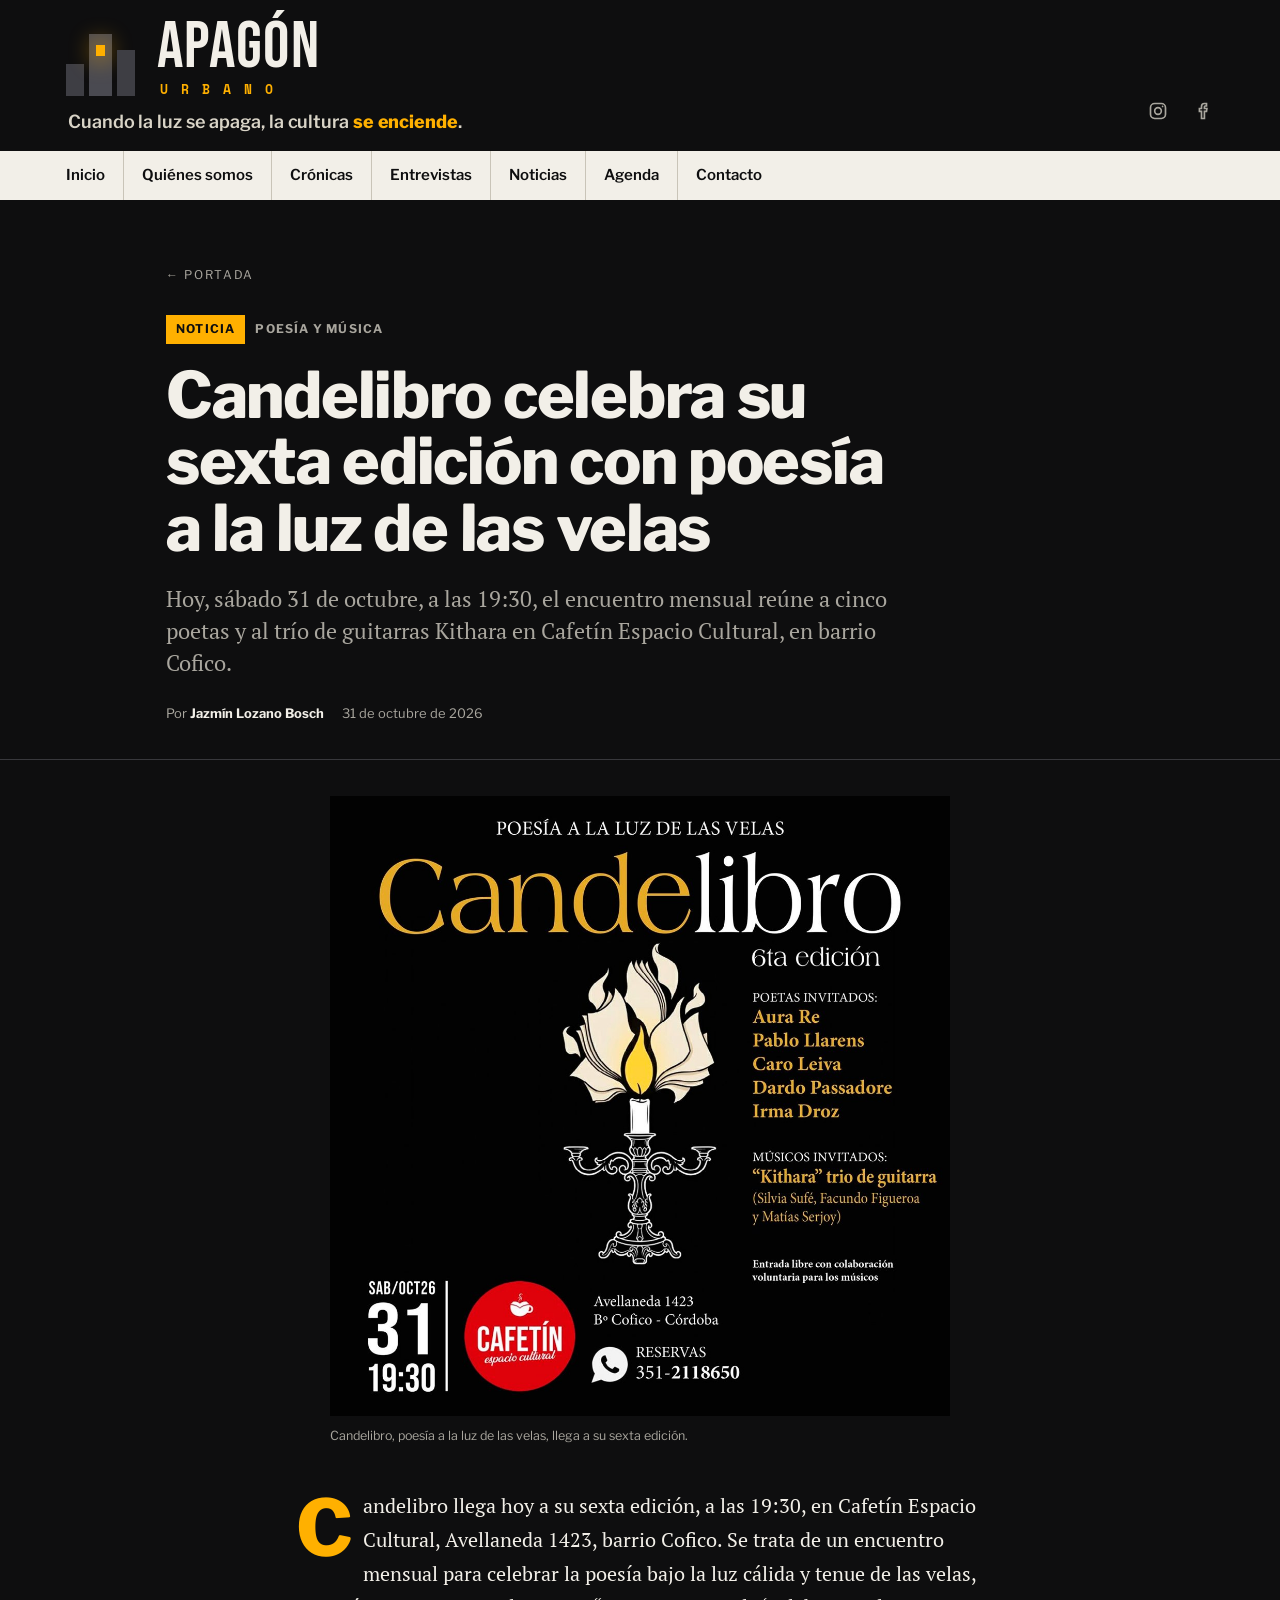
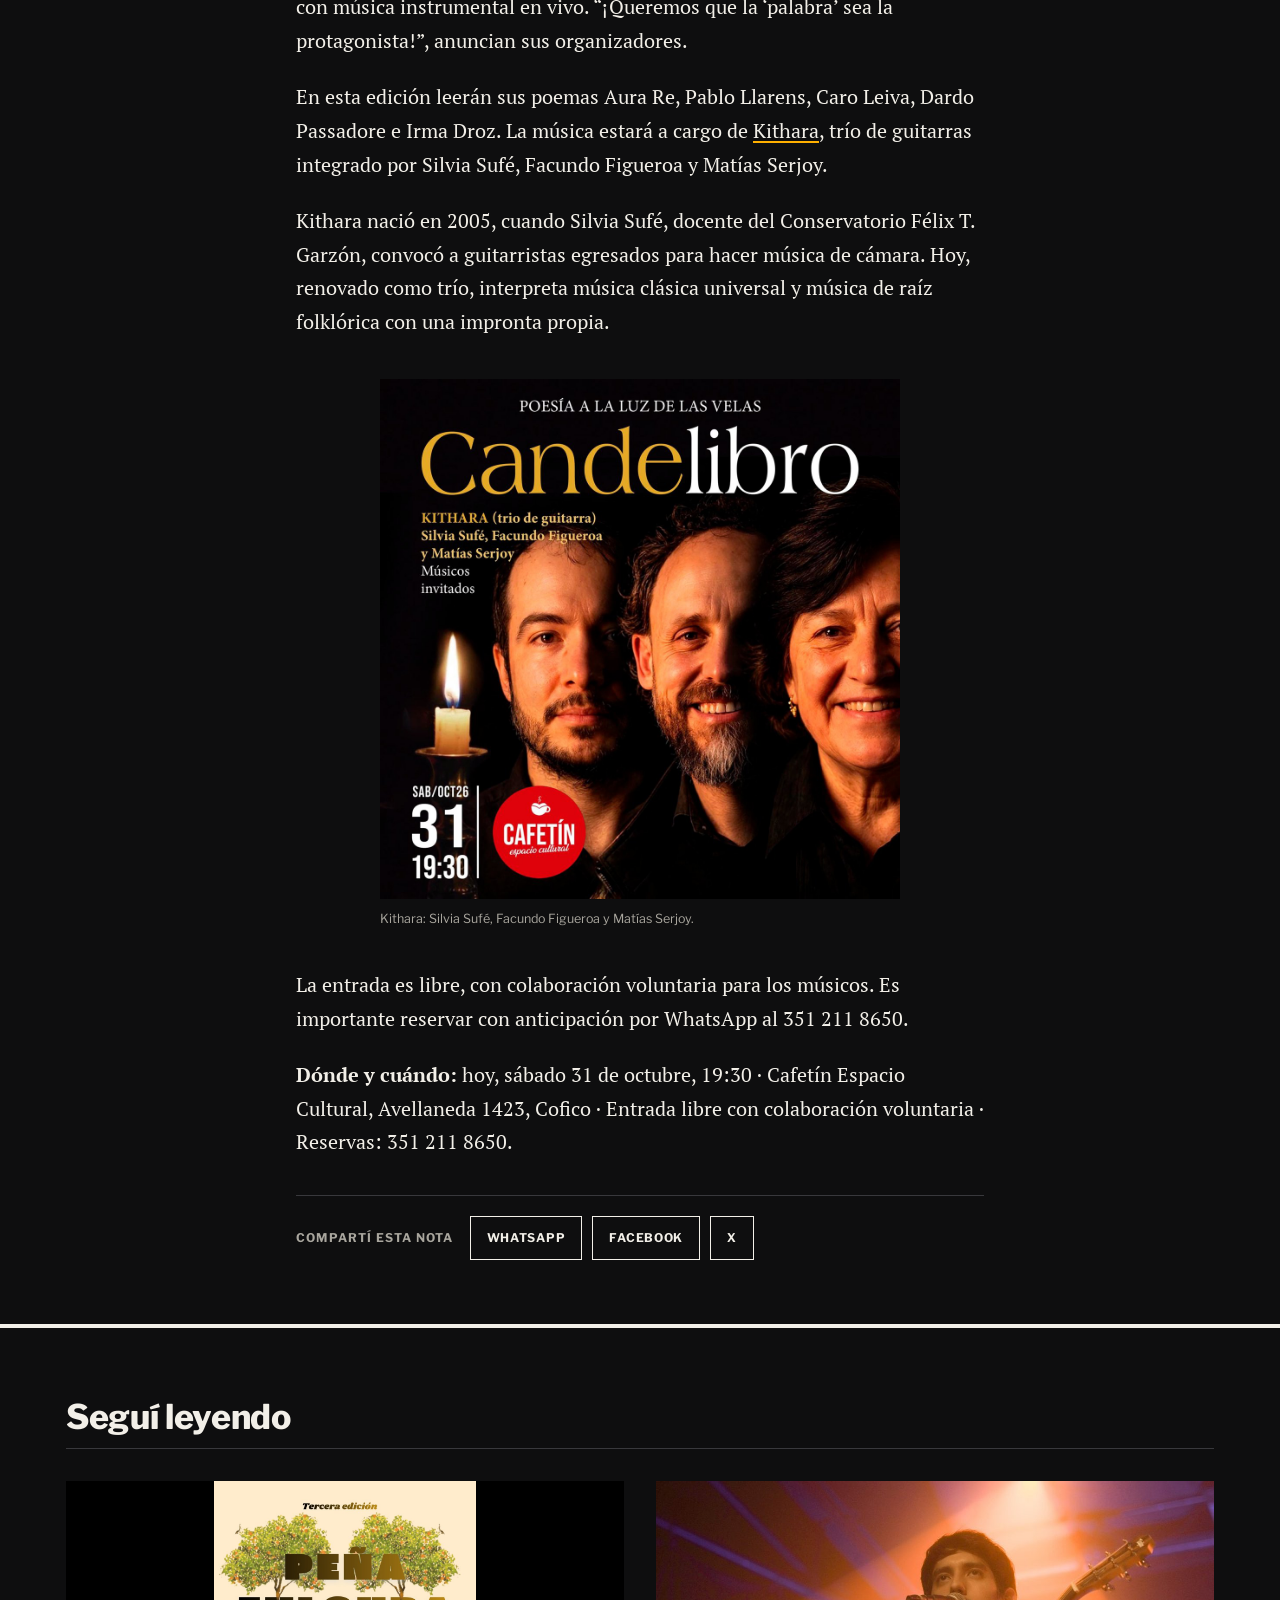
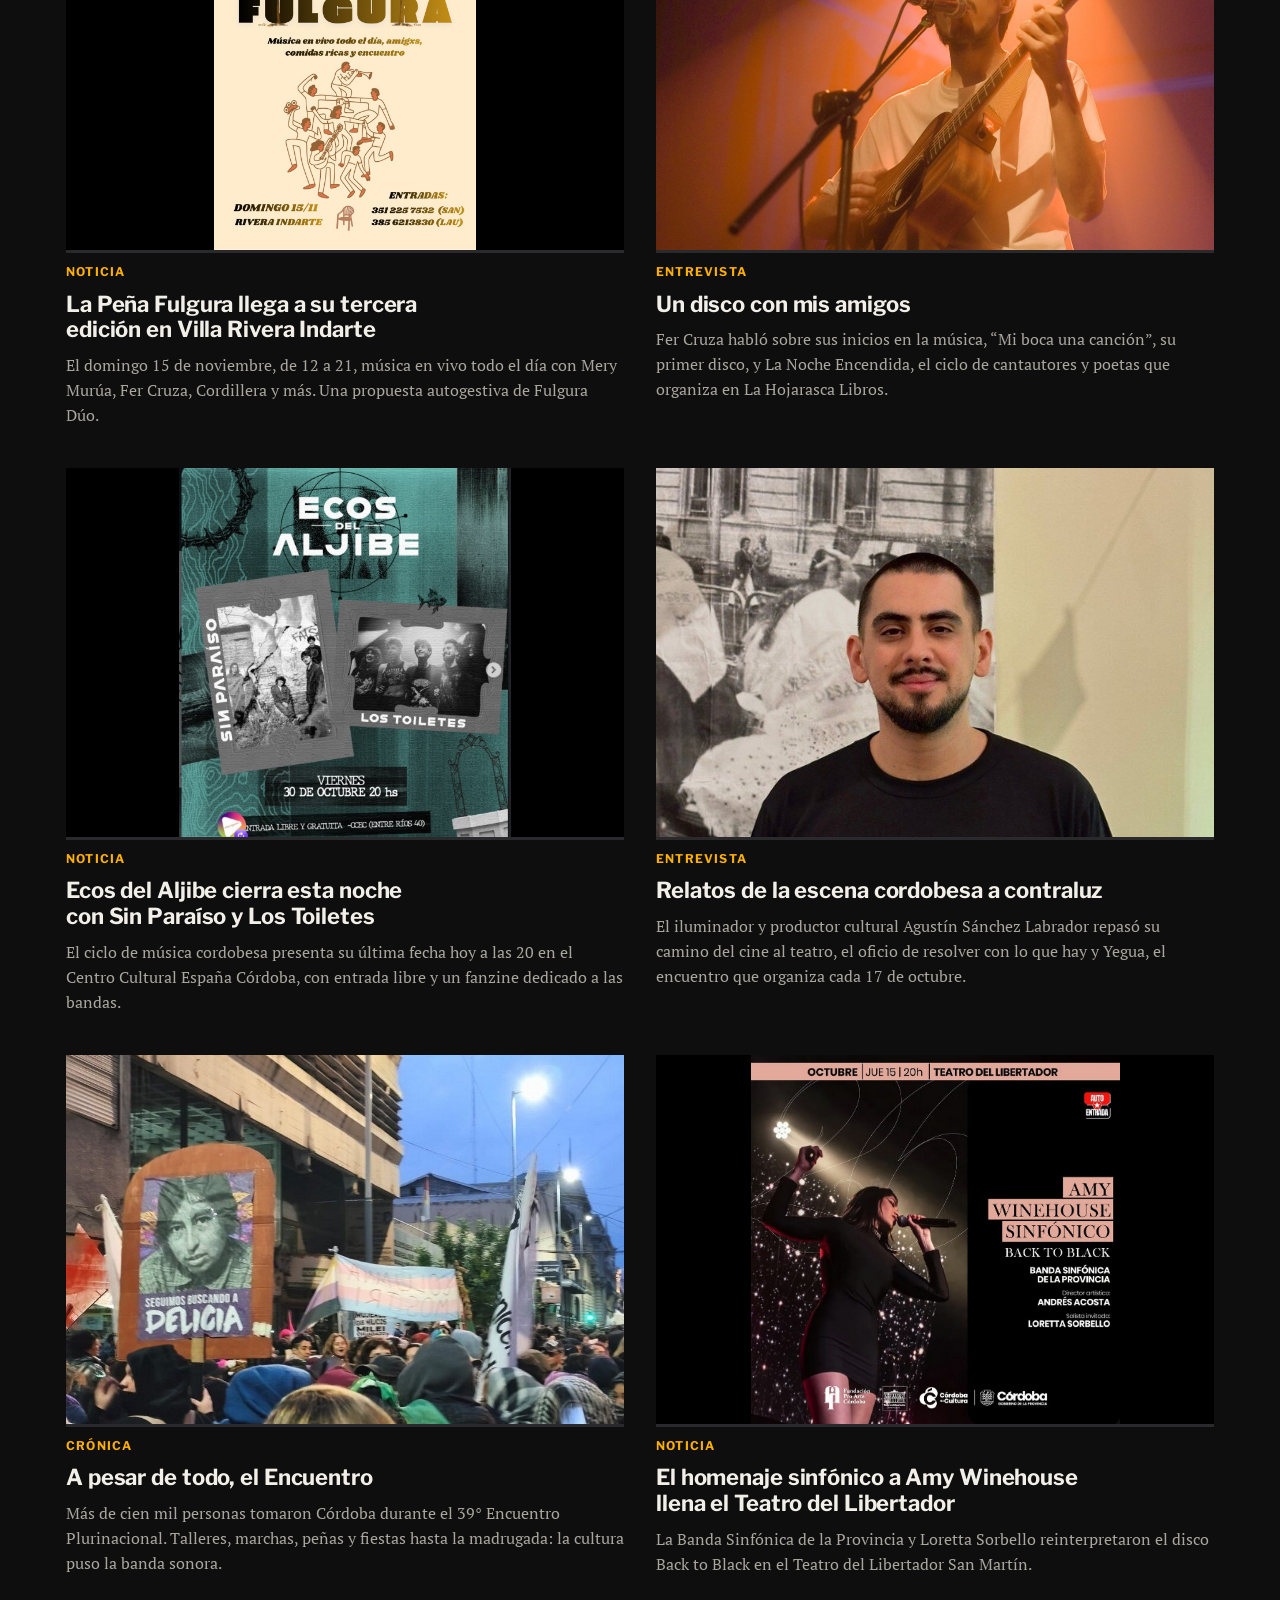
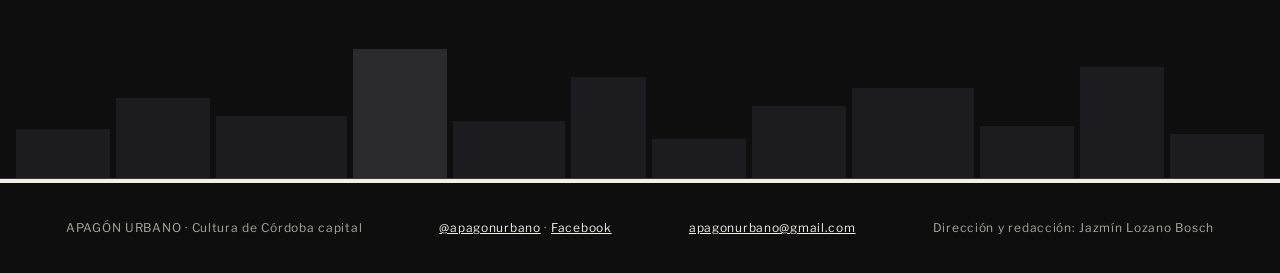
<file: candelibro.html>
<!doctype html>
<html lang="es">
<head>
<meta charset="utf-8">
<meta name="viewport" content="width=device-width, initial-scale=1, viewport-fit=cover">
<title>Candelibro celebra su sexta edición con poesía a la luz de las velas · Apagón Urbano</title>
<meta name="description" content="Hoy, sábado 31 de octubre, a las 19:30, el encuentro mensual reúne a cinco poetas y al trío de guitarras Kithara en Cafetín Espacio Cultural, en barrio Cofico.">
<link rel="icon" href="favicon.ico" sizes="any">
<link rel="icon" type="image/png" href="assets/icono.png">
<link rel="apple-touch-icon" href="assets/apple-touch-icon.png">
<meta property="og:url" content="https://apagonurbano.com.ar/candelibro.html">
<link rel="canonical" href="https://apagonurbano.com.ar/candelibro.html">
<meta property="og:type" content="website">
<meta property="og:site_name" content="Apagón Urbano">
<meta property="og:title" content="Candelibro celebra su sexta edición con poesía a la luz de las velas · Apagón Urbano">
<meta property="og:description" content="Hoy, sábado 31 de octubre, a las 19:30, el encuentro mensual reúne a cinco poetas y al trío de guitarras Kithara en Cafetín Espacio Cultural, en barrio Cofico.">
<meta property="og:image" content="https://apagonurbano.com.ar/assets/flyers/candelibro.jpg">
<meta name="twitter:card" content="summary_large_image">
<link rel="preconnect" href="https://fonts.googleapis.com">
<link rel="preconnect" href="https://fonts.gstatic.com" crossorigin>
<link rel="stylesheet" href="https://fonts.googleapis.com/css2?family=Bebas+Neue&amp;family=Libre+Franklin:wght@400;600;700;800;900&amp;family=PT+Serif:ital,wght@0,400;0,700;1,400&amp;family=Space+Mono:wght@700&amp;display=swap">
<link rel="stylesheet" href="styles.css">
<link rel="stylesheet" href="tipografia.css">
</head>
<body>
<header class="masthead chica" id="apagon-urbano">
  <div class="wrap">
    <div class="mh-top">
      <div class="mh-marca">
        <a class="marca grande" href="index.html" aria-label="Apagón Urbano, ir a la portada">
          <span class="iso" aria-hidden="true"><span></span><span></span><span></span></span>
          <span class="marca-txt"><b>APAGÓN</b><small>URBANO</small></span>
        </a>
        <p class="lema">Cuando la luz se apaga, la cultura <em>se enciende</em>.</p>
      </div>
      <div class="mh-lado">
        <div class="redes">
        <a href="https://www.instagram.com/apagonurbano/" target="_blank" rel="noopener" aria-label="Instagram de Apagón Urbano"><svg aria-hidden="true" viewBox="0 0 24 24" width="20" height="20" fill="none" stroke="currentColor" stroke-width="2"><rect x="3" y="3" width="18" height="18" rx="5"></rect><circle cx="12" cy="12" r="4"></circle><circle cx="17.5" cy="6.5" r="1" fill="currentColor" stroke="none"></circle></svg></a>
        <a href="https://www.facebook.com/profile.php?id=61595985333077" target="_blank" rel="noopener" aria-label="Fanpage de Apagón Urbano en Facebook"><svg aria-hidden="true" viewBox="0 0 24 24" width="20" height="20" fill="none" stroke="currentColor" stroke-width="2"><path d="M15 3h-2.5A3.5 3.5 0 0 0 9 6.5V9H6.5v3.5H9V21h3.5v-8.5H15l.5-3.5h-3V7a1 1 0 0 1 1-1H15z"></path></svg></a>
      </div>
      </div>
    </div>
  </div>
</header>
<nav class="menu-barra" aria-label="Secciones">
  <div class="wrap">
    <ul>
      <li><a href="index.html">Inicio</a></li>
      <li><a href="index.html#quienes-somos">Quiénes somos</a></li>
      <li><a href="cronicas.html">Crónicas</a></li>
      <li><a href="entrevistas.html">Entrevistas</a></li>
      <li><a href="noticias.html">Noticias</a></li>
      <li><a href="index.html#agenda">Agenda</a></li>
      <li><a href="index.html#contacto">Contacto</a></li>
    </ul>
  </div>
</nav>
<main>
  <article>
    <header class="articulo-cab">
      <div class="wrap">
        <a class="volver" href="index.html">← Portada</a>
        <div><span class="label tipo">Noticia</span><span class="label seccion-nota">Poesía y música</span></div>
        <h1>Candelibro celebra su sexta edición con poesía a la luz de las velas</h1>
        <p class="bajada">Hoy, sábado 31 de octubre, a las 19:30, el encuentro mensual reúne a cinco poetas y al trío de guitarras Kithara en Cafetín Espacio Cultural, en barrio Cofico.</p>
        <div class="firma-nota"><span>Por <b>Jazmín Lozano Bosch</b></span><span>31 de octubre de 2026</span></div>
      </div>
    </header>
    <div class="foto-principal cuadrada">
      <figure><img src="assets/flyers/candelibro.jpg" alt="Flyer de Candelibro, sexta edición: un candelabro con una vela cuyas llamas son páginas de libro, la lista de poetas y músicos invitados y los datos del sábado 31 a las 19:30 en Cafetín."><figcaption>Candelibro, poesía a la luz de las velas, llega a su sexta edición.</figcaption></figure>
    </div>
    <div class="lectura">
<p>Candelibro llega hoy a su sexta edición, a las 19:30, en Cafetín Espacio Cultural, Avellaneda 1423, barrio Cofico. Se trata de un encuentro mensual para celebrar la poesía bajo la luz cálida y tenue de las velas, con música instrumental en vivo. “¡Queremos que la ‘palabra’ sea la protagonista!”, anuncian sus organizadores.</p>
<p>En esta edición leerán sus poemas Aura Re, Pablo Llarens, Caro Leiva, Dardo Passadore e Irma Droz. La música estará a cargo de <a href="https://www.facebook.com/GuitarrasKithara" target="_blank" rel="noopener">Kithara</a>, trío de guitarras integrado por Silvia Sufé, Facundo Figueroa y Matías Serjoy.</p>
<p>Kithara nació en 2005, cuando Silvia Sufé, docente del Conservatorio Félix T. Garzón, convocó a guitarristas egresados para hacer música de cámara. Hoy, renovado como trío, interpreta música clásica universal y música de raíz folklórica con una impronta propia.</p>
<figure class="vertical"><img src="assets/flyers/candelibro-kithara.jpg" alt="Flyer de Candelibro con los tres integrantes de Kithara junto a una vela encendida." loading="lazy"><figcaption>Kithara: Silvia Sufé, Facundo Figueroa y Matías Serjoy.</figcaption></figure>
<p>La entrada es libre, con colaboración voluntaria para los músicos. Es importante reservar con anticipación por WhatsApp al 351 211 8650.</p>
<p><strong>Dónde y cuándo:</strong> hoy, sábado 31 de octubre, 19:30 · Cafetín Espacio Cultural, Avellaneda 1423, Cofico · Entrada libre con colaboración voluntaria · Reservas: 351 211 8650.</p>
      <div class="compartir">
        <span class="label">Compartí esta nota</span>
        <a class="btn btn-linea" id="sh-wa" href="https://wa.me/" target="_blank" rel="noopener">WhatsApp</a>
        <a class="btn btn-linea" id="sh-fb" href="https://www.facebook.com/" target="_blank" rel="noopener">Facebook</a>
        <a class="btn btn-linea" id="sh-x" href="https://twitter.com/" target="_blank" rel="noopener">X</a>
      </div>
    </div>
  </article>
  <section class="bloque mas" aria-labelledby="mas-t">
    <div class="wrap">
      <div class="encabezado"><h2 id="mas-t">Seguí leyendo</h2></div>
      <div class="notas">
<a class="nota" href="pena-fulgura.html">
  <img class="img entera" src="assets/flyers/pena-fulgura.jpg" alt="" loading="lazy">
  <span class="label seccion">Noticia</span>
  <h3>La Peña Fulgura llega a su tercera edición en Villa Rivera Indarte</h3>
  <p>El domingo 15 de noviembre, de 12 a 21, música en vivo todo el día con Mery Murúa, Fer Cruza, Cordillera y más. Una propuesta autogestiva de Fulgura Dúo.</p>
</a>
<a class="nota" href="fer-cruza.html">
  <img class="img" src="assets/fotos/fer-cruza-vivo.jpg" alt="" loading="lazy">
  <span class="label seccion">Entrevista</span>
  <h3>Un disco con mis amigos</h3>
  <p>Fer Cruza habló sobre sus inicios en la música, “Mi boca una canción”, su primer disco, y La Noche Encendida, el ciclo de cantautores y poetas que organiza en La Hojarasca Libros.</p>
</a>
<a class="nota" href="ecos-del-aljibe-cierre.html">
  <img class="img entera" src="assets/flyers/ecos-del-aljibe-cierre.jpg" alt="" loading="lazy">
  <span class="label seccion">Noticia</span>
  <h3>Ecos del Aljibe cierra esta noche con Sin Paraíso y Los Toiletes</h3>
  <p>El ciclo de música cordobesa presenta su última fecha hoy a las 20 en el Centro Cultural España Córdoba, con entrada libre y un fanzine dedicado a las bandas.</p>
</a>
<a class="nota" href="agustin-sanchez-labrador.html">
  <img class="img" src="assets/fotos/agustin-carena.jpg" alt="" loading="lazy">
  <span class="label seccion">Entrevista</span>
  <h3>Relatos de la escena cordobesa a contraluz</h3>
  <p>El iluminador y productor cultural Agustín Sánchez Labrador repasó su camino del cine al teatro, el oficio de resolver con lo que hay y Yegua, el encuentro que organiza cada 17 de octubre.</p>
</a>
<a class="nota" href="encuentro-plurinacional.html">
  <img class="img" src="assets/fotos/encuentro-delicia.jpg" alt="" loading="lazy">
  <span class="label seccion">Crónica</span>
  <h3>A pesar de todo, el Encuentro</h3>
  <p>Más de cien mil personas tomaron Córdoba durante el 39° Encuentro Plurinacional. Talleres, marchas, peñas y fiestas hasta la madrugada: la cultura puso la banda sonora.</p>
</a>
<a class="nota" href="amy-winehouse-sinfonico.html">
  <img class="img entera" src="assets/fotos/amy-flyer.jpg" alt="" loading="lazy">
  <span class="label seccion">Noticia</span>
  <h3>El homenaje sinfónico a Amy Winehouse llena el Teatro del Libertador</h3>
  <p>La Banda Sinfónica de la Provincia y Loretta Sorbello reinterpretaron el disco Back to Black en el Teatro del Libertador San Martín.</p>
</a>
      </div>
    </div>
  </section>
  <div class="skyline-fin" aria-hidden="true" style="--off:-14.5s">
    <div class="skyline">
      <i style="height:38%"></i><i style="height:62%"></i><i style="height:48%; flex:1.4"></i><i class="on" style="height:100%"></i><i style="height:44%; flex:1.2"></i><i style="height:78%; flex:.8"></i><i style="height:30%"></i><i style="height:56%"></i><i style="height:70%; flex:1.3"></i><i style="height:40%"></i><i style="height:86%; flex:.9"></i><i style="height:34%"></i>
    </div>
  </div>
</main>
<footer>
  <div class="wrap">
    <span>APAGÓN URBANO · Cultura de Córdoba capital</span>
    <span><a href="https://www.instagram.com/apagonurbano/" target="_blank" rel="noopener">@apagonurbano</a> · <a href="https://www.facebook.com/profile.php?id=61595985333077" target="_blank" rel="noopener">Facebook</a></span>
    <span><a href="mailto:apagonurbano@gmail.com">apagonurbano@gmail.com</a></span>
    <span>Dirección y redacción: Jazmín Lozano Bosch</span>
  </div>
</footer>
<script src="app.js"></script>
</body>
</html>
</file>
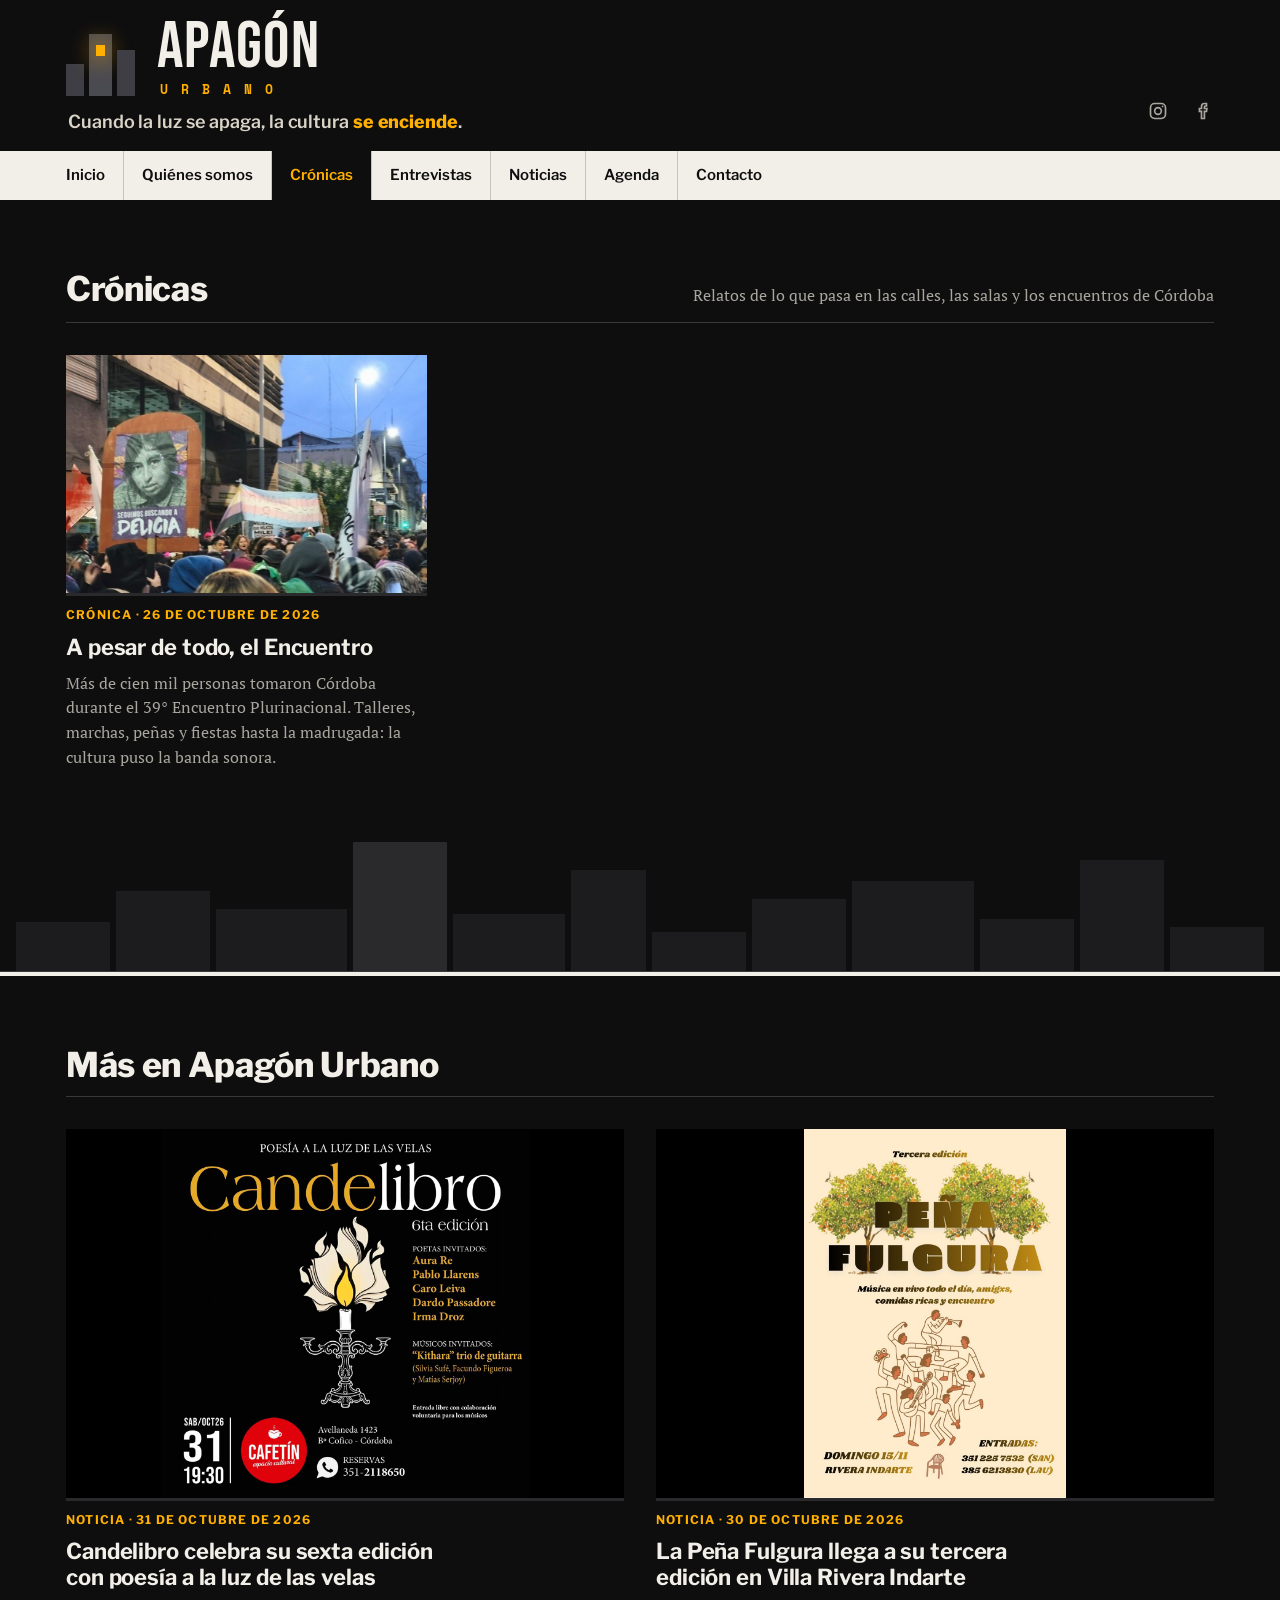
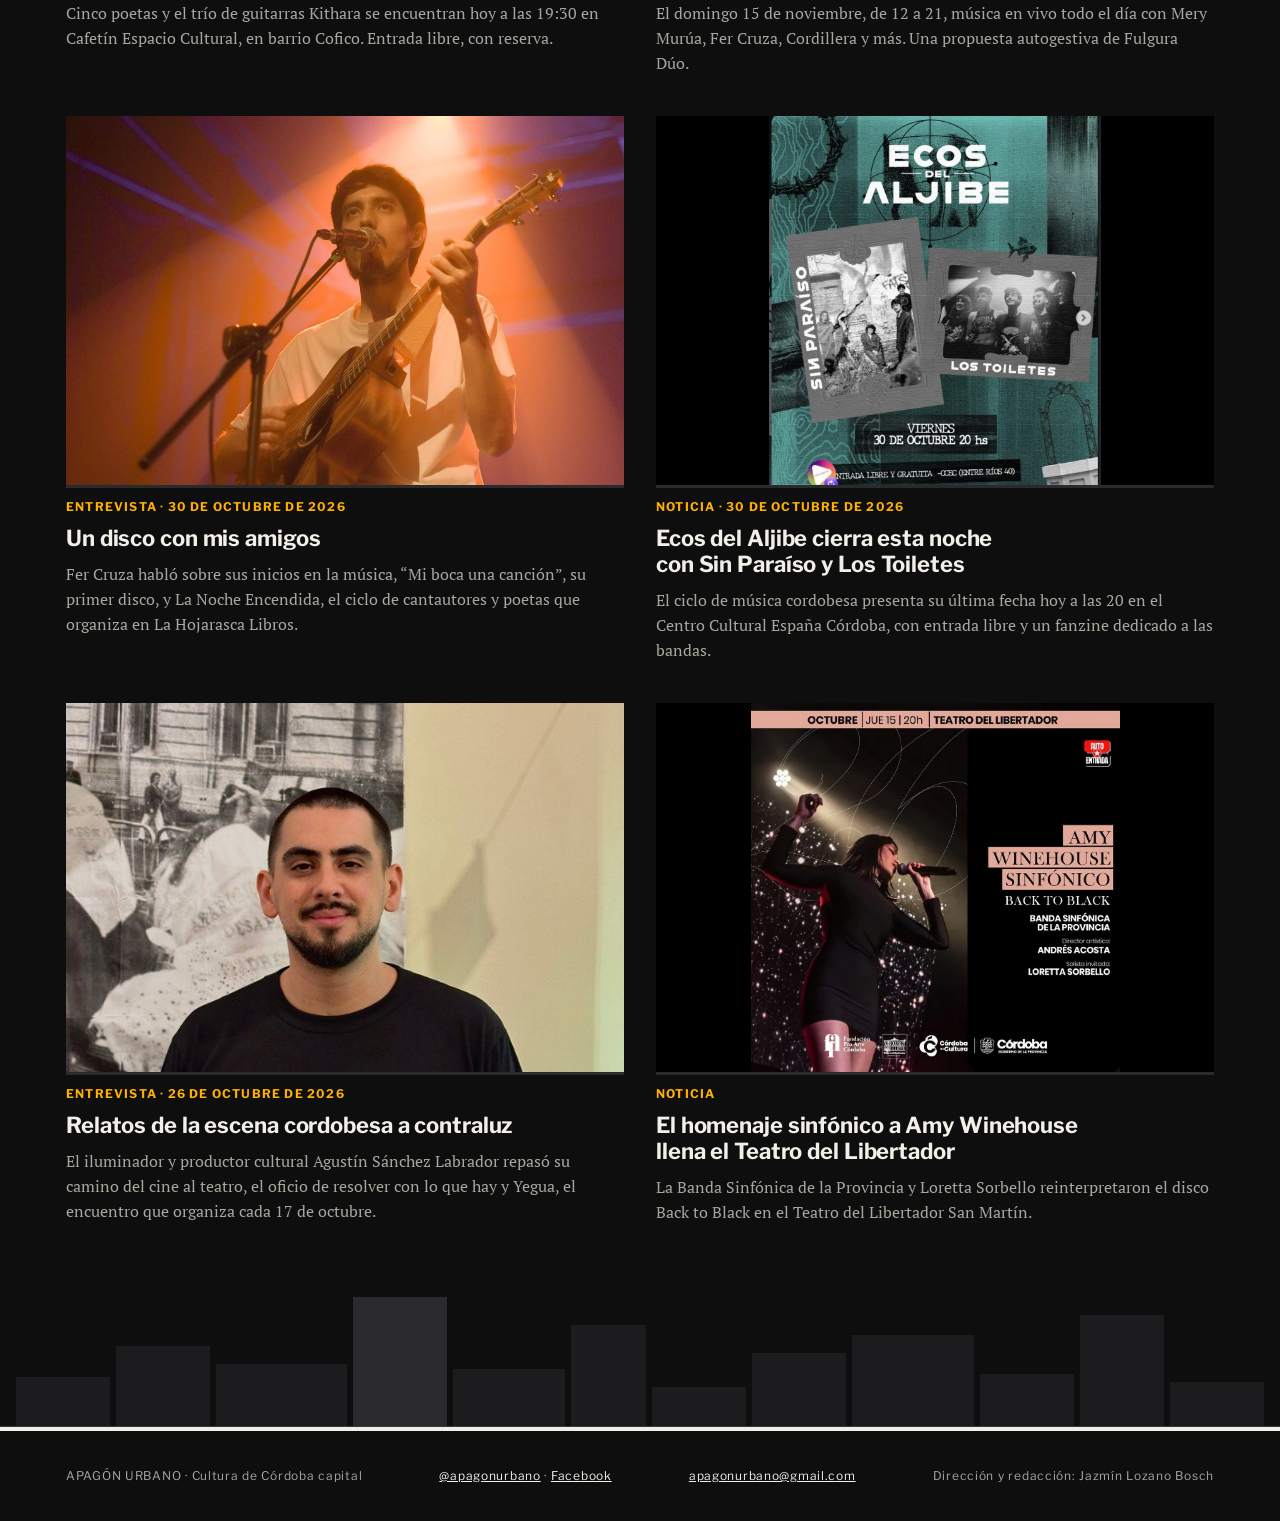
<file: cronicas.html>
<!doctype html>
<html lang="es">
<head>
<meta charset="utf-8">
<meta name="viewport" content="width=device-width, initial-scale=1, viewport-fit=cover">
<title>Crónicas · Apagón Urbano</title>
<meta name="description" content="Crónicas de Apagón Urbano: relatos de lo que pasa en las calles, las salas y los encuentros de Córdoba.">
<link rel="icon" href="favicon.ico" sizes="any">
<link rel="icon" type="image/png" href="assets/icono.png">
<link rel="apple-touch-icon" href="assets/apple-touch-icon.png">
<meta property="og:url" content="https://apagonurbano.com.ar/cronicas.html">
<link rel="canonical" href="https://apagonurbano.com.ar/cronicas.html">
<meta property="og:type" content="website">
<meta property="og:site_name" content="Apagón Urbano">
<meta property="og:title" content="Crónicas · Apagón Urbano">
<meta property="og:description" content="Crónicas de Apagón Urbano: relatos de lo que pasa en las calles, las salas y los encuentros de Córdoba.">
<meta property="og:image" content="https://apagonurbano.com.ar/assets/fotos/fer-cruza-vivo.jpg">
<meta name="twitter:card" content="summary_large_image">
<link rel="preconnect" href="https://fonts.googleapis.com">
<link rel="preconnect" href="https://fonts.gstatic.com" crossorigin>
<link rel="stylesheet" href="https://fonts.googleapis.com/css2?family=Bebas+Neue&amp;family=Libre+Franklin:wght@400;600;700;800;900&amp;family=PT+Serif:ital,wght@0,400;0,700;1,400&amp;family=Space+Mono:wght@700&amp;display=swap">
<link rel="stylesheet" href="styles.css">
<link rel="stylesheet" href="tipografia.css">
</head>
<body>
<header class="masthead chica" id="apagon-urbano">
  <div class="wrap">
    <div class="mh-top">
      <div class="mh-marca">
        <a class="marca grande" href="index.html" aria-label="Apagón Urbano, ir a la portada">
          <span class="iso" aria-hidden="true"><span></span><span></span><span></span></span>
          <span class="marca-txt"><b>APAGÓN</b><small>URBANO</small></span>
        </a>
        <p class="lema">Cuando la luz se apaga, la cultura <em>se enciende</em>.</p>
      </div>
      <div class="mh-lado">
        <div class="redes">
        <a href="https://www.instagram.com/apagonurbano/" target="_blank" rel="noopener" aria-label="Instagram de Apagón Urbano"><svg aria-hidden="true" viewBox="0 0 24 24" width="20" height="20" fill="none" stroke="currentColor" stroke-width="2"><rect x="3" y="3" width="18" height="18" rx="5"></rect><circle cx="12" cy="12" r="4"></circle><circle cx="17.5" cy="6.5" r="1" fill="currentColor" stroke="none"></circle></svg></a>
        <a href="https://www.facebook.com/profile.php?id=61595985333077" target="_blank" rel="noopener" aria-label="Fanpage de Apagón Urbano en Facebook"><svg aria-hidden="true" viewBox="0 0 24 24" width="20" height="20" fill="none" stroke="currentColor" stroke-width="2"><path d="M15 3h-2.5A3.5 3.5 0 0 0 9 6.5V9H6.5v3.5H9V21h3.5v-8.5H15l.5-3.5h-3V7a1 1 0 0 1 1-1H15z"></path></svg></a>
      </div>
      </div>
    </div>
  </div>
</header>
<nav class="menu-barra" aria-label="Secciones">
  <div class="wrap">
    <ul>
      <li><a href="index.html">Inicio</a></li>
      <li><a href="index.html#quienes-somos">Quiénes somos</a></li>
      <li><a href="cronicas.html" aria-current="page">Crónicas</a></li>
      <li><a href="entrevistas.html">Entrevistas</a></li>
      <li><a href="noticias.html">Noticias</a></li>
      <li><a href="index.html#agenda">Agenda</a></li>
      <li><a href="index.html#contacto">Contacto</a></li>
    </ul>
  </div>
</nav>
<main>
  <section class="bloque" id="notas">
    <div class="wrap">
      <div class="encabezado">
        <h1>Crónicas</h1>
        <p>Relatos de lo que pasa en las calles, las salas y los encuentros de Córdoba</p>
      </div>
      <div class="notas">
<a class="nota" href="encuentro-plurinacional.html">
  <img class="img" src="assets/fotos/encuentro-delicia.jpg" alt="" loading="lazy">
  <span class="label seccion">Crónica · 26 de octubre de 2026</span>
  <h3>A pesar de todo, el Encuentro</h3>
  <p>Más de cien mil personas tomaron Córdoba durante el 39° Encuentro Plurinacional. Talleres, marchas, peñas y fiestas hasta la madrugada: la cultura puso la banda sonora.</p>
</a>
      </div>
    </div>
  </section>
  <div class="skyline-fin" aria-hidden="true" style="--off:-14.5s">
    <div class="skyline">
      <i style="height:38%"></i><i style="height:62%"></i><i style="height:48%; flex:1.4"></i><i class="on" style="height:100%"></i><i style="height:44%; flex:1.2"></i><i style="height:78%; flex:.8"></i><i style="height:30%"></i><i style="height:56%"></i><i style="height:70%; flex:1.3"></i><i style="height:40%"></i><i style="height:86%; flex:.9"></i><i style="height:34%"></i>
    </div>
  </div>
  <section class="bloque mas" aria-labelledby="mas-t">
    <div class="wrap">
      <div class="encabezado"><h2 id="mas-t">Más en Apagón Urbano</h2></div>
      <div class="notas">
<a class="nota" href="candelibro.html">
  <img class="img entera" src="assets/flyers/candelibro.jpg" alt="" loading="lazy">
  <span class="label seccion">Noticia · 31 de octubre de 2026</span>
  <h3>Candelibro celebra su sexta edición con poesía a la luz de las velas</h3>
  <p>Cinco poetas y el trío de guitarras Kithara se encuentran hoy a las 19:30 en Cafetín Espacio Cultural, en barrio Cofico. Entrada libre, con reserva.</p>
</a>
<a class="nota" href="pena-fulgura.html">
  <img class="img entera" src="assets/flyers/pena-fulgura.jpg" alt="" loading="lazy">
  <span class="label seccion">Noticia · 30 de octubre de 2026</span>
  <h3>La Peña Fulgura llega a su tercera edición en Villa Rivera Indarte</h3>
  <p>El domingo 15 de noviembre, de 12 a 21, música en vivo todo el día con Mery Murúa, Fer Cruza, Cordillera y más. Una propuesta autogestiva de Fulgura Dúo.</p>
</a>
<a class="nota" href="fer-cruza.html">
  <img class="img" src="assets/fotos/fer-cruza-vivo.jpg" alt="" loading="lazy">
  <span class="label seccion">Entrevista · 30 de octubre de 2026</span>
  <h3>Un disco con mis amigos</h3>
  <p>Fer Cruza habló sobre sus inicios en la música, “Mi boca una canción”, su primer disco, y La Noche Encendida, el ciclo de cantautores y poetas que organiza en La Hojarasca Libros.</p>
</a>
<a class="nota" href="ecos-del-aljibe-cierre.html">
  <img class="img entera" src="assets/flyers/ecos-del-aljibe-cierre.jpg" alt="" loading="lazy">
  <span class="label seccion">Noticia · 30 de octubre de 2026</span>
  <h3>Ecos del Aljibe cierra esta noche con Sin Paraíso y Los Toiletes</h3>
  <p>El ciclo de música cordobesa presenta su última fecha hoy a las 20 en el Centro Cultural España Córdoba, con entrada libre y un fanzine dedicado a las bandas.</p>
</a>
<a class="nota" href="agustin-sanchez-labrador.html">
  <img class="img" src="assets/fotos/agustin-carena.jpg" alt="" loading="lazy">
  <span class="label seccion">Entrevista · 26 de octubre de 2026</span>
  <h3>Relatos de la escena cordobesa a contraluz</h3>
  <p>El iluminador y productor cultural Agustín Sánchez Labrador repasó su camino del cine al teatro, el oficio de resolver con lo que hay y Yegua, el encuentro que organiza cada 17 de octubre.</p>
</a>
<a class="nota" href="amy-winehouse-sinfonico.html">
  <img class="img entera" src="assets/fotos/amy-flyer.jpg" alt="" loading="lazy">
  <span class="label seccion">Noticia</span>
  <h3>El homenaje sinfónico a Amy Winehouse llena el Teatro del Libertador</h3>
  <p>La Banda Sinfónica de la Provincia y Loretta Sorbello reinterpretaron el disco Back to Black en el Teatro del Libertador San Martín.</p>
</a>
      </div>
    </div>
  </section>
  <div class="skyline-fin" aria-hidden="true" style="--off:-9.8s">
    <div class="skyline">
      <i style="height:38%"></i><i style="height:62%"></i><i style="height:48%; flex:1.4"></i><i class="on" style="height:100%"></i><i style="height:44%; flex:1.2"></i><i style="height:78%; flex:.8"></i><i style="height:30%"></i><i style="height:56%"></i><i style="height:70%; flex:1.3"></i><i style="height:40%"></i><i style="height:86%; flex:.9"></i><i style="height:34%"></i>
    </div>
  </div>
</main>
<footer>
  <div class="wrap">
    <span>APAGÓN URBANO · Cultura de Córdoba capital</span>
    <span><a href="https://www.instagram.com/apagonurbano/" target="_blank" rel="noopener">@apagonurbano</a> · <a href="https://www.facebook.com/profile.php?id=61595985333077" target="_blank" rel="noopener">Facebook</a></span>
    <span><a href="mailto:apagonurbano@gmail.com">apagonurbano@gmail.com</a></span>
    <span>Dirección y redacción: Jazmín Lozano Bosch</span>
  </div>
</footer>
<script src="app.js"></script>
</body>
</html>
</file>
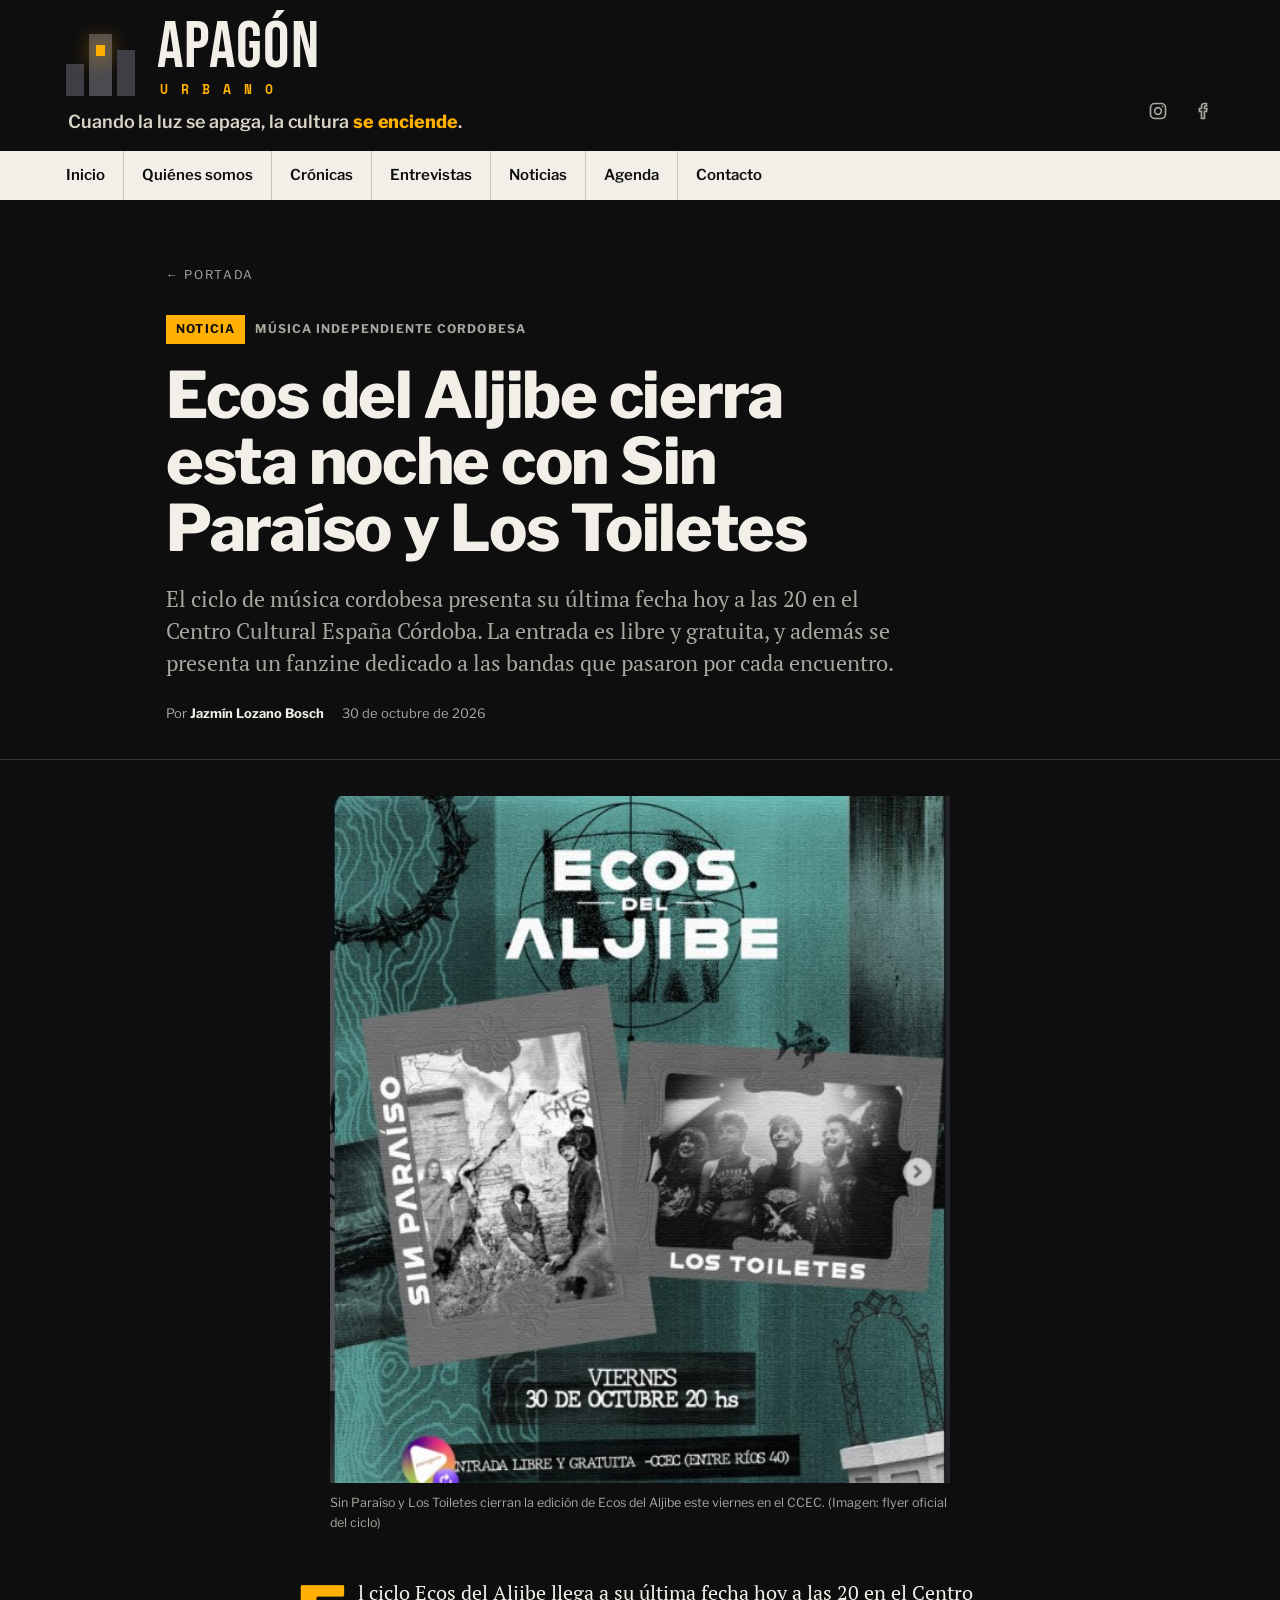
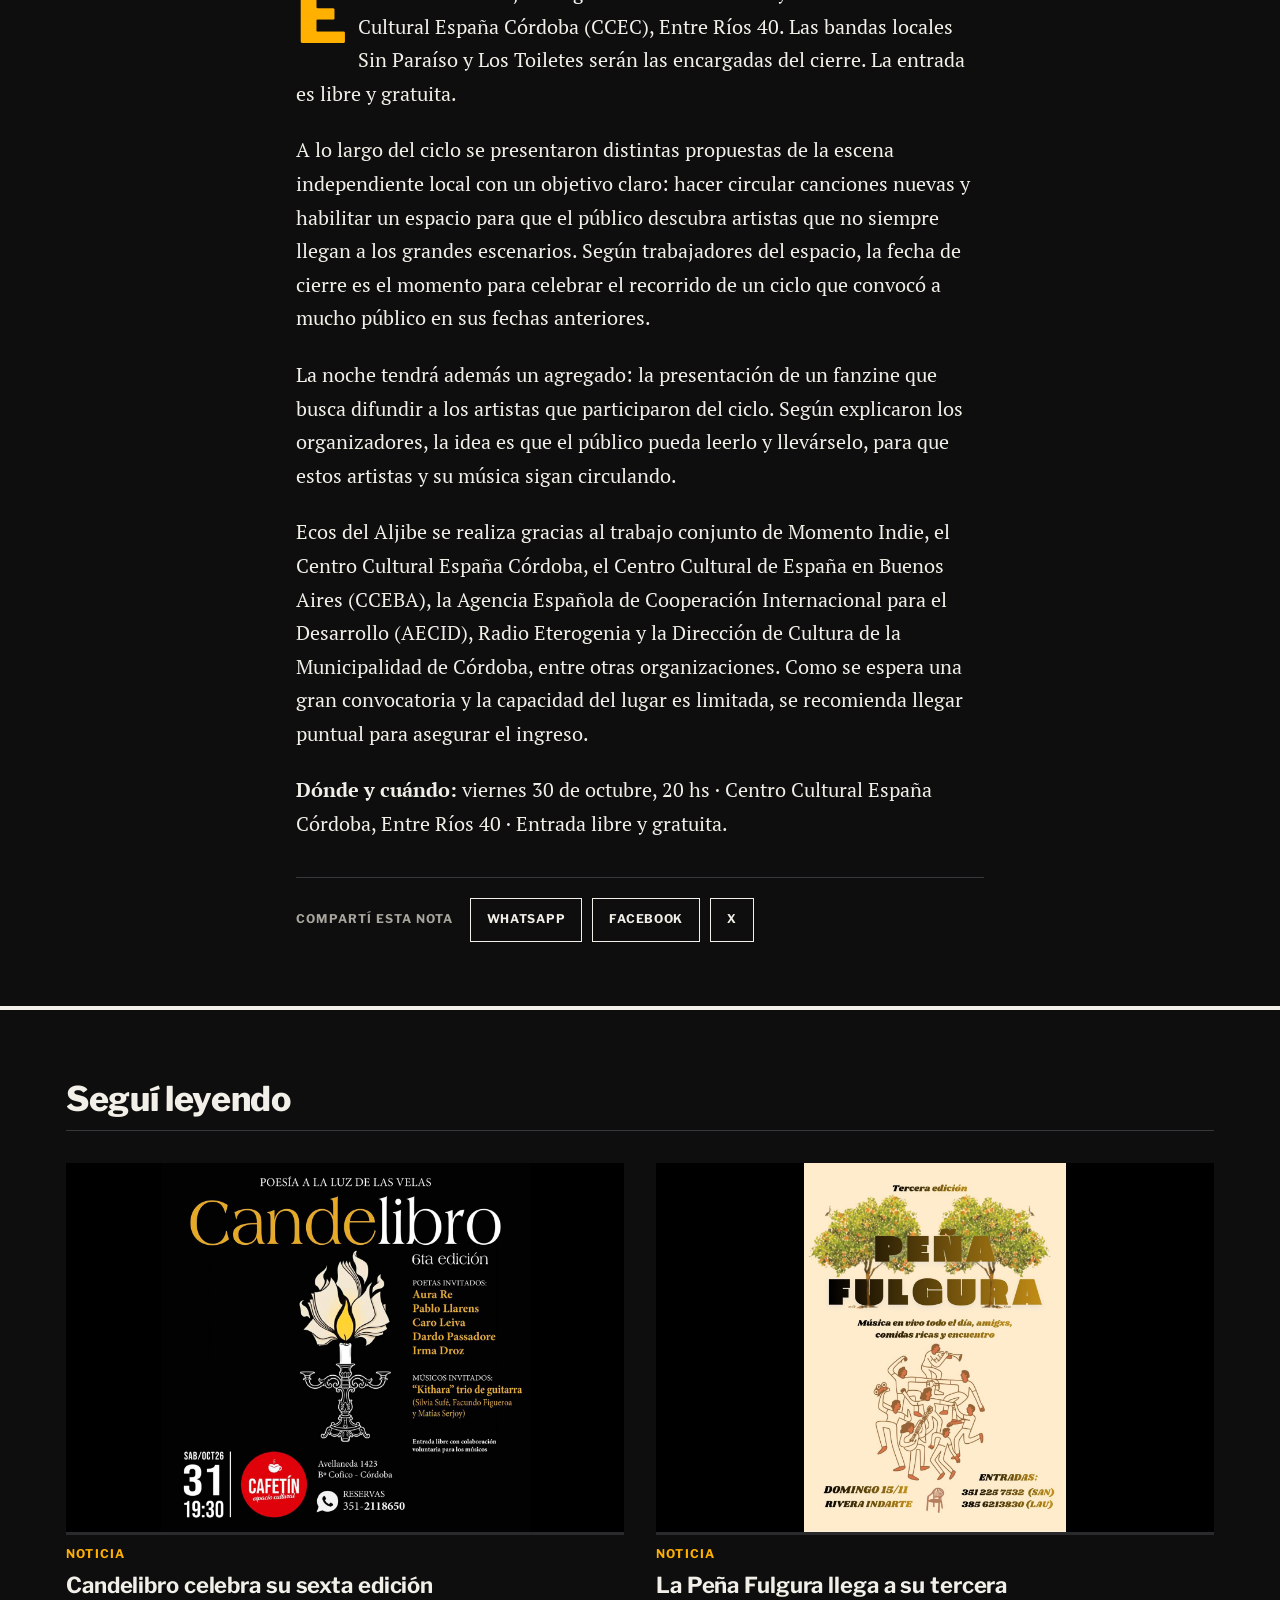
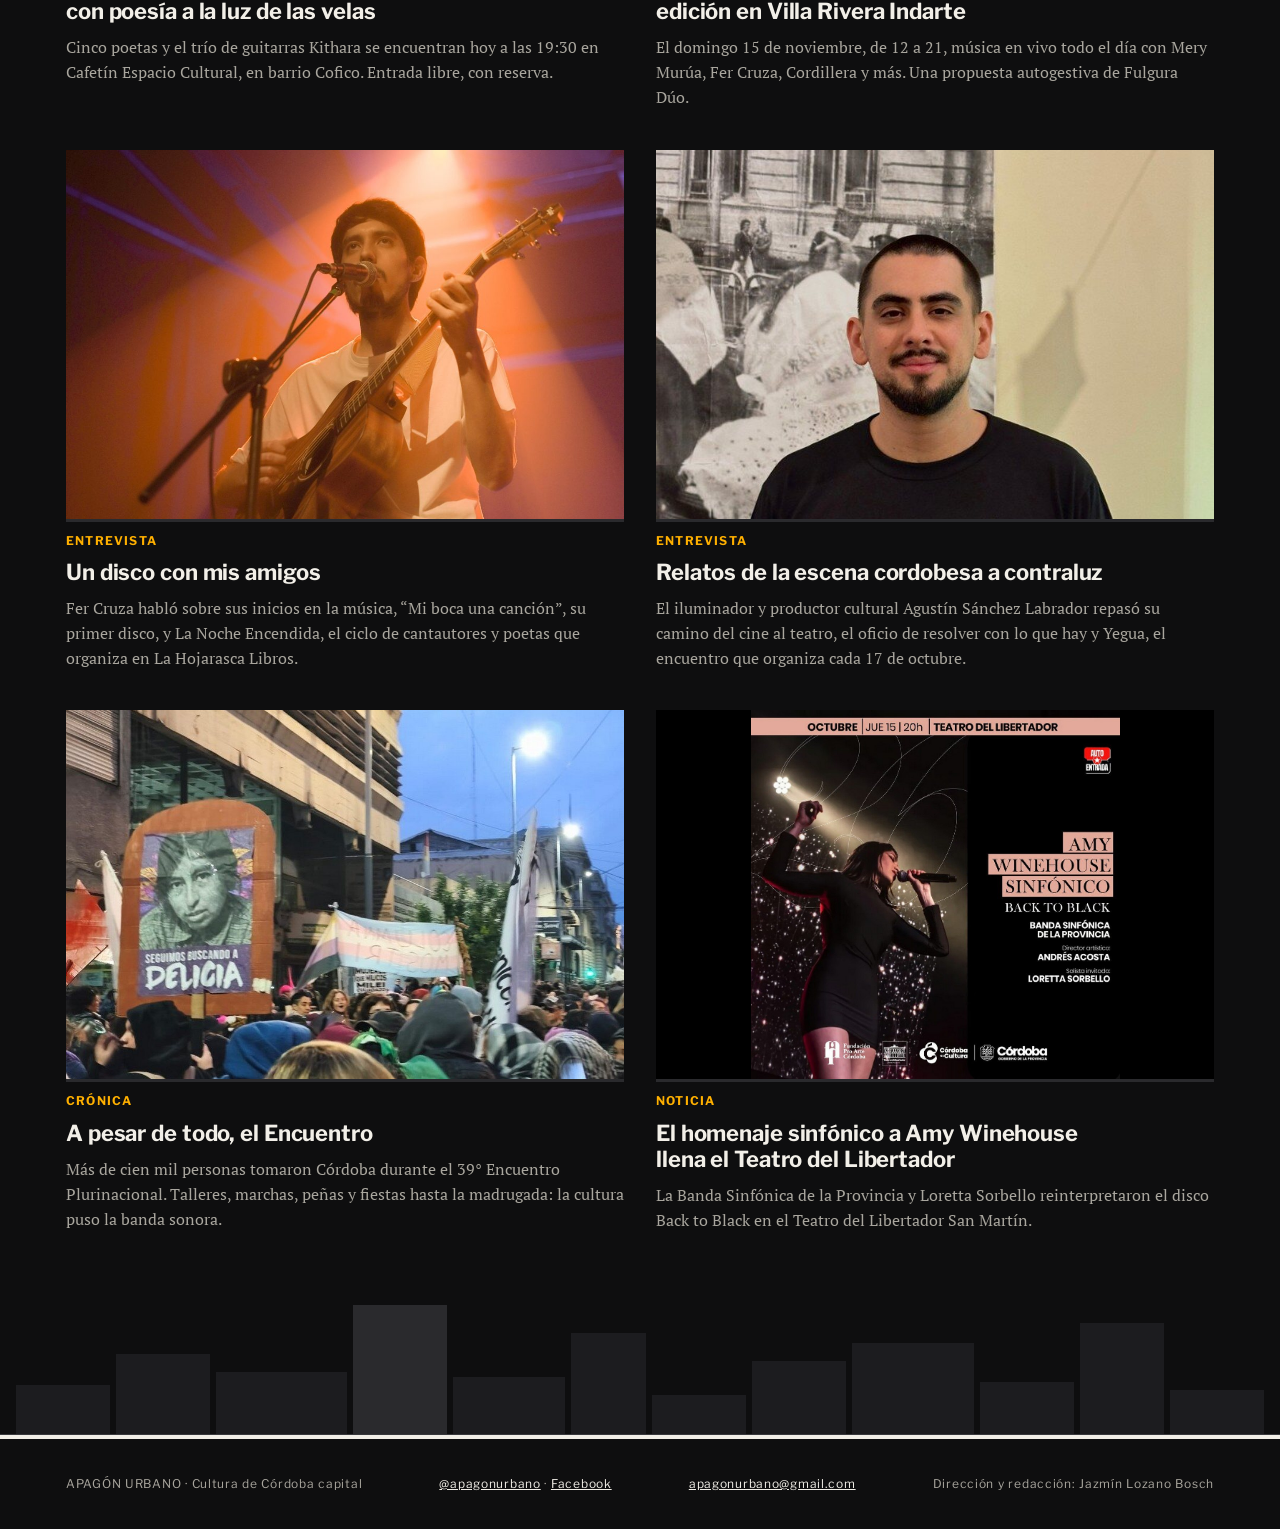
<file: ecos-del-aljibe-cierre.html>
<!doctype html>
<html lang="es">
<head>
<meta charset="utf-8">
<meta name="viewport" content="width=device-width, initial-scale=1, viewport-fit=cover">
<title>Ecos del Aljibe cierra esta noche con Sin Paraíso y Los Toiletes · Apagón Urbano</title>
<meta name="description" content="El ciclo de música cordobesa presenta su última fecha hoy a las 20 en el Centro Cultural España Córdoba. La entrada es libre y gratuita, y además se presenta un fanzine dedicado a las bandas que pasaron por cada encuentro.">
<link rel="icon" href="favicon.ico" sizes="any">
<link rel="icon" type="image/png" href="assets/icono.png">
<link rel="apple-touch-icon" href="assets/apple-touch-icon.png">
<meta property="og:url" content="https://apagonurbano.com.ar/ecos-del-aljibe-cierre.html">
<link rel="canonical" href="https://apagonurbano.com.ar/ecos-del-aljibe-cierre.html">
<meta property="og:type" content="website">
<meta property="og:site_name" content="Apagón Urbano">
<meta property="og:title" content="Ecos del Aljibe cierra esta noche con Sin Paraíso y Los Toiletes · Apagón Urbano">
<meta property="og:description" content="El ciclo de música cordobesa presenta su última fecha hoy a las 20 en el Centro Cultural España Córdoba. La entrada es libre y gratuita, y además se presenta un fanzine dedicado a las bandas que pasaron por cada encuentro.">
<meta property="og:image" content="https://apagonurbano.com.ar/assets/flyers/ecos-del-aljibe-cierre.jpg">
<meta name="twitter:card" content="summary_large_image">
<link rel="preconnect" href="https://fonts.googleapis.com">
<link rel="preconnect" href="https://fonts.gstatic.com" crossorigin>
<link rel="stylesheet" href="https://fonts.googleapis.com/css2?family=Bebas+Neue&amp;family=Libre+Franklin:wght@400;600;700;800;900&amp;family=PT+Serif:ital,wght@0,400;0,700;1,400&amp;family=Space+Mono:wght@700&amp;display=swap">
<link rel="stylesheet" href="styles.css">
<link rel="stylesheet" href="tipografia.css">
</head>
<body>
<header class="masthead chica" id="apagon-urbano">
  <div class="wrap">
    <div class="mh-top">
      <div class="mh-marca">
        <a class="marca grande" href="index.html" aria-label="Apagón Urbano, ir a la portada">
          <span class="iso" aria-hidden="true"><span></span><span></span><span></span></span>
          <span class="marca-txt"><b>APAGÓN</b><small>URBANO</small></span>
        </a>
        <p class="lema">Cuando la luz se apaga, la cultura <em>se enciende</em>.</p>
      </div>
      <div class="mh-lado">
        <div class="redes">
        <a href="https://www.instagram.com/apagonurbano/" target="_blank" rel="noopener" aria-label="Instagram de Apagón Urbano"><svg aria-hidden="true" viewBox="0 0 24 24" width="20" height="20" fill="none" stroke="currentColor" stroke-width="2"><rect x="3" y="3" width="18" height="18" rx="5"></rect><circle cx="12" cy="12" r="4"></circle><circle cx="17.5" cy="6.5" r="1" fill="currentColor" stroke="none"></circle></svg></a>
        <a href="https://www.facebook.com/profile.php?id=61595985333077" target="_blank" rel="noopener" aria-label="Fanpage de Apagón Urbano en Facebook"><svg aria-hidden="true" viewBox="0 0 24 24" width="20" height="20" fill="none" stroke="currentColor" stroke-width="2"><path d="M15 3h-2.5A3.5 3.5 0 0 0 9 6.5V9H6.5v3.5H9V21h3.5v-8.5H15l.5-3.5h-3V7a1 1 0 0 1 1-1H15z"></path></svg></a>
      </div>
      </div>
    </div>
  </div>
</header>
<nav class="menu-barra" aria-label="Secciones">
  <div class="wrap">
    <ul>
      <li><a href="index.html">Inicio</a></li>
      <li><a href="index.html#quienes-somos">Quiénes somos</a></li>
      <li><a href="cronicas.html">Crónicas</a></li>
      <li><a href="entrevistas.html">Entrevistas</a></li>
      <li><a href="noticias.html">Noticias</a></li>
      <li><a href="index.html#agenda">Agenda</a></li>
      <li><a href="index.html#contacto">Contacto</a></li>
    </ul>
  </div>
</nav>
<main>
  <article>
    <header class="articulo-cab">
      <div class="wrap">
        <a class="volver" href="index.html">← Portada</a>
        <div><span class="label tipo">Noticia</span><span class="label seccion-nota">Música independiente cordobesa</span></div>
        <h1>Ecos del Aljibe cierra esta noche con Sin Paraíso y Los Toiletes</h1>
        <p class="bajada">El ciclo de música cordobesa presenta su última fecha hoy a las 20 en el Centro Cultural España Córdoba. La entrada es libre y gratuita, y además se presenta un fanzine dedicado a las bandas que pasaron por cada encuentro.</p>
        <div class="firma-nota"><span>Por <b>Jazmín Lozano Bosch</b></span><span>30 de octubre de 2026</span></div>
      </div>
    </header>
    <div class="foto-principal cuadrada">
      <figure><img src="assets/flyers/ecos-del-aljibe-cierre.jpg" alt="Flyer de Ecos del Aljibe con fotos en blanco y negro de las bandas Sin Paraíso y Los Toiletes sobre fondo verde agua."><figcaption>Sin Paraíso y Los Toiletes cierran la edición de Ecos del Aljibe este viernes en el CCEC. (Imagen: flyer oficial del ciclo)</figcaption></figure>
    </div>
    <div class="lectura">
<p>El ciclo Ecos del Aljibe llega a su última fecha hoy a las 20 en el Centro Cultural España Córdoba (CCEC), Entre Ríos 40. Las bandas locales Sin Paraíso y Los Toiletes serán las encargadas del cierre. La entrada es libre y gratuita.</p>
<p>A lo largo del ciclo se presentaron distintas propuestas de la escena independiente local con un objetivo claro: hacer circular canciones nuevas y habilitar un espacio para que el público descubra artistas que no siempre llegan a los grandes escenarios. Según trabajadores del espacio, la fecha de cierre es el momento para celebrar el recorrido de un ciclo que convocó a mucho público en sus fechas anteriores.</p>
<p>La noche tendrá además un agregado: la presentación de un fanzine que busca difundir a los artistas que participaron del ciclo. Según explicaron los organizadores, la idea es que el público pueda leerlo y llevárselo, para que estos artistas y su música sigan circulando.</p>
<p>Ecos del Aljibe se realiza gracias al trabajo conjunto de Momento Indie, el Centro Cultural España Córdoba, el Centro Cultural de España en Buenos Aires (CCEBA), la Agencia Española de Cooperación Internacional para el Desarrollo (AECID), Radio Eterogenia y la Dirección de Cultura de la Municipalidad de Córdoba, entre otras organizaciones. Como se espera una gran convocatoria y la capacidad del lugar es limitada, se recomienda llegar puntual para asegurar el ingreso.</p>
<p><strong>Dónde y cuándo:</strong> viernes 30 de octubre, 20 hs · Centro Cultural España Córdoba, Entre Ríos 40 · Entrada libre y gratuita.</p>
      <div class="compartir">
        <span class="label">Compartí esta nota</span>
        <a class="btn btn-linea" id="sh-wa" href="https://wa.me/" target="_blank" rel="noopener">WhatsApp</a>
        <a class="btn btn-linea" id="sh-fb" href="https://www.facebook.com/" target="_blank" rel="noopener">Facebook</a>
        <a class="btn btn-linea" id="sh-x" href="https://twitter.com/" target="_blank" rel="noopener">X</a>
      </div>
    </div>
  </article>
  <section class="bloque mas" aria-labelledby="mas-t">
    <div class="wrap">
      <div class="encabezado"><h2 id="mas-t">Seguí leyendo</h2></div>
      <div class="notas">
<a class="nota" href="candelibro.html">
  <img class="img entera" src="assets/flyers/candelibro.jpg" alt="" loading="lazy">
  <span class="label seccion">Noticia</span>
  <h3>Candelibro celebra su sexta edición con poesía a la luz de las velas</h3>
  <p>Cinco poetas y el trío de guitarras Kithara se encuentran hoy a las 19:30 en Cafetín Espacio Cultural, en barrio Cofico. Entrada libre, con reserva.</p>
</a>
<a class="nota" href="pena-fulgura.html">
  <img class="img entera" src="assets/flyers/pena-fulgura.jpg" alt="" loading="lazy">
  <span class="label seccion">Noticia</span>
  <h3>La Peña Fulgura llega a su tercera edición en Villa Rivera Indarte</h3>
  <p>El domingo 15 de noviembre, de 12 a 21, música en vivo todo el día con Mery Murúa, Fer Cruza, Cordillera y más. Una propuesta autogestiva de Fulgura Dúo.</p>
</a>
<a class="nota" href="fer-cruza.html">
  <img class="img" src="assets/fotos/fer-cruza-vivo.jpg" alt="" loading="lazy">
  <span class="label seccion">Entrevista</span>
  <h3>Un disco con mis amigos</h3>
  <p>Fer Cruza habló sobre sus inicios en la música, “Mi boca una canción”, su primer disco, y La Noche Encendida, el ciclo de cantautores y poetas que organiza en La Hojarasca Libros.</p>
</a>
<a class="nota" href="agustin-sanchez-labrador.html">
  <img class="img" src="assets/fotos/agustin-carena.jpg" alt="" loading="lazy">
  <span class="label seccion">Entrevista</span>
  <h3>Relatos de la escena cordobesa a contraluz</h3>
  <p>El iluminador y productor cultural Agustín Sánchez Labrador repasó su camino del cine al teatro, el oficio de resolver con lo que hay y Yegua, el encuentro que organiza cada 17 de octubre.</p>
</a>
<a class="nota" href="encuentro-plurinacional.html">
  <img class="img" src="assets/fotos/encuentro-delicia.jpg" alt="" loading="lazy">
  <span class="label seccion">Crónica</span>
  <h3>A pesar de todo, el Encuentro</h3>
  <p>Más de cien mil personas tomaron Córdoba durante el 39° Encuentro Plurinacional. Talleres, marchas, peñas y fiestas hasta la madrugada: la cultura puso la banda sonora.</p>
</a>
<a class="nota" href="amy-winehouse-sinfonico.html">
  <img class="img entera" src="assets/fotos/amy-flyer.jpg" alt="" loading="lazy">
  <span class="label seccion">Noticia</span>
  <h3>El homenaje sinfónico a Amy Winehouse llena el Teatro del Libertador</h3>
  <p>La Banda Sinfónica de la Provincia y Loretta Sorbello reinterpretaron el disco Back to Black en el Teatro del Libertador San Martín.</p>
</a>
      </div>
    </div>
  </section>
  <div class="skyline-fin" aria-hidden="true" style="--off:-14.5s">
    <div class="skyline">
      <i style="height:38%"></i><i style="height:62%"></i><i style="height:48%; flex:1.4"></i><i class="on" style="height:100%"></i><i style="height:44%; flex:1.2"></i><i style="height:78%; flex:.8"></i><i style="height:30%"></i><i style="height:56%"></i><i style="height:70%; flex:1.3"></i><i style="height:40%"></i><i style="height:86%; flex:.9"></i><i style="height:34%"></i>
    </div>
  </div>
</main>
<footer>
  <div class="wrap">
    <span>APAGÓN URBANO · Cultura de Córdoba capital</span>
    <span><a href="https://www.instagram.com/apagonurbano/" target="_blank" rel="noopener">@apagonurbano</a> · <a href="https://www.facebook.com/profile.php?id=61595985333077" target="_blank" rel="noopener">Facebook</a></span>
    <span><a href="mailto:apagonurbano@gmail.com">apagonurbano@gmail.com</a></span>
    <span>Dirección y redacción: Jazmín Lozano Bosch</span>
  </div>
</footer>
<script src="app.js"></script>
</body>
</html>
</file>
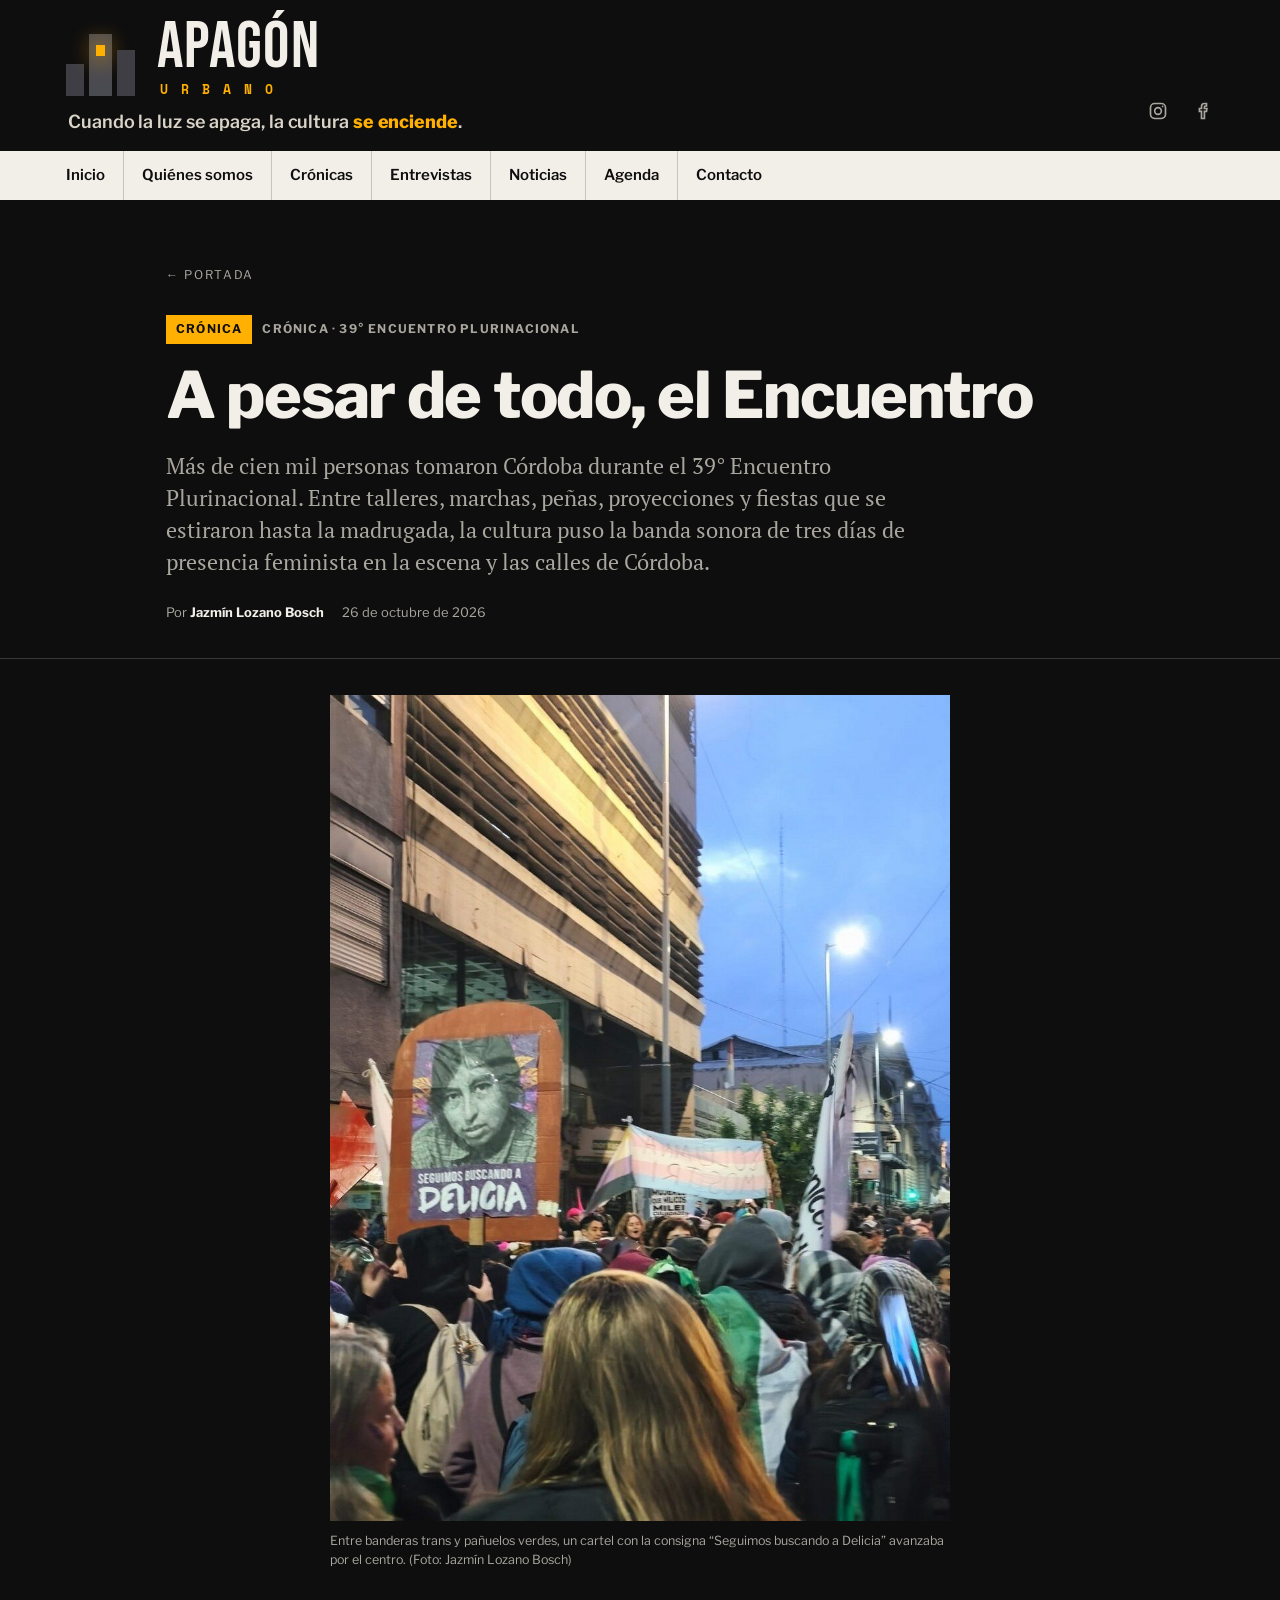
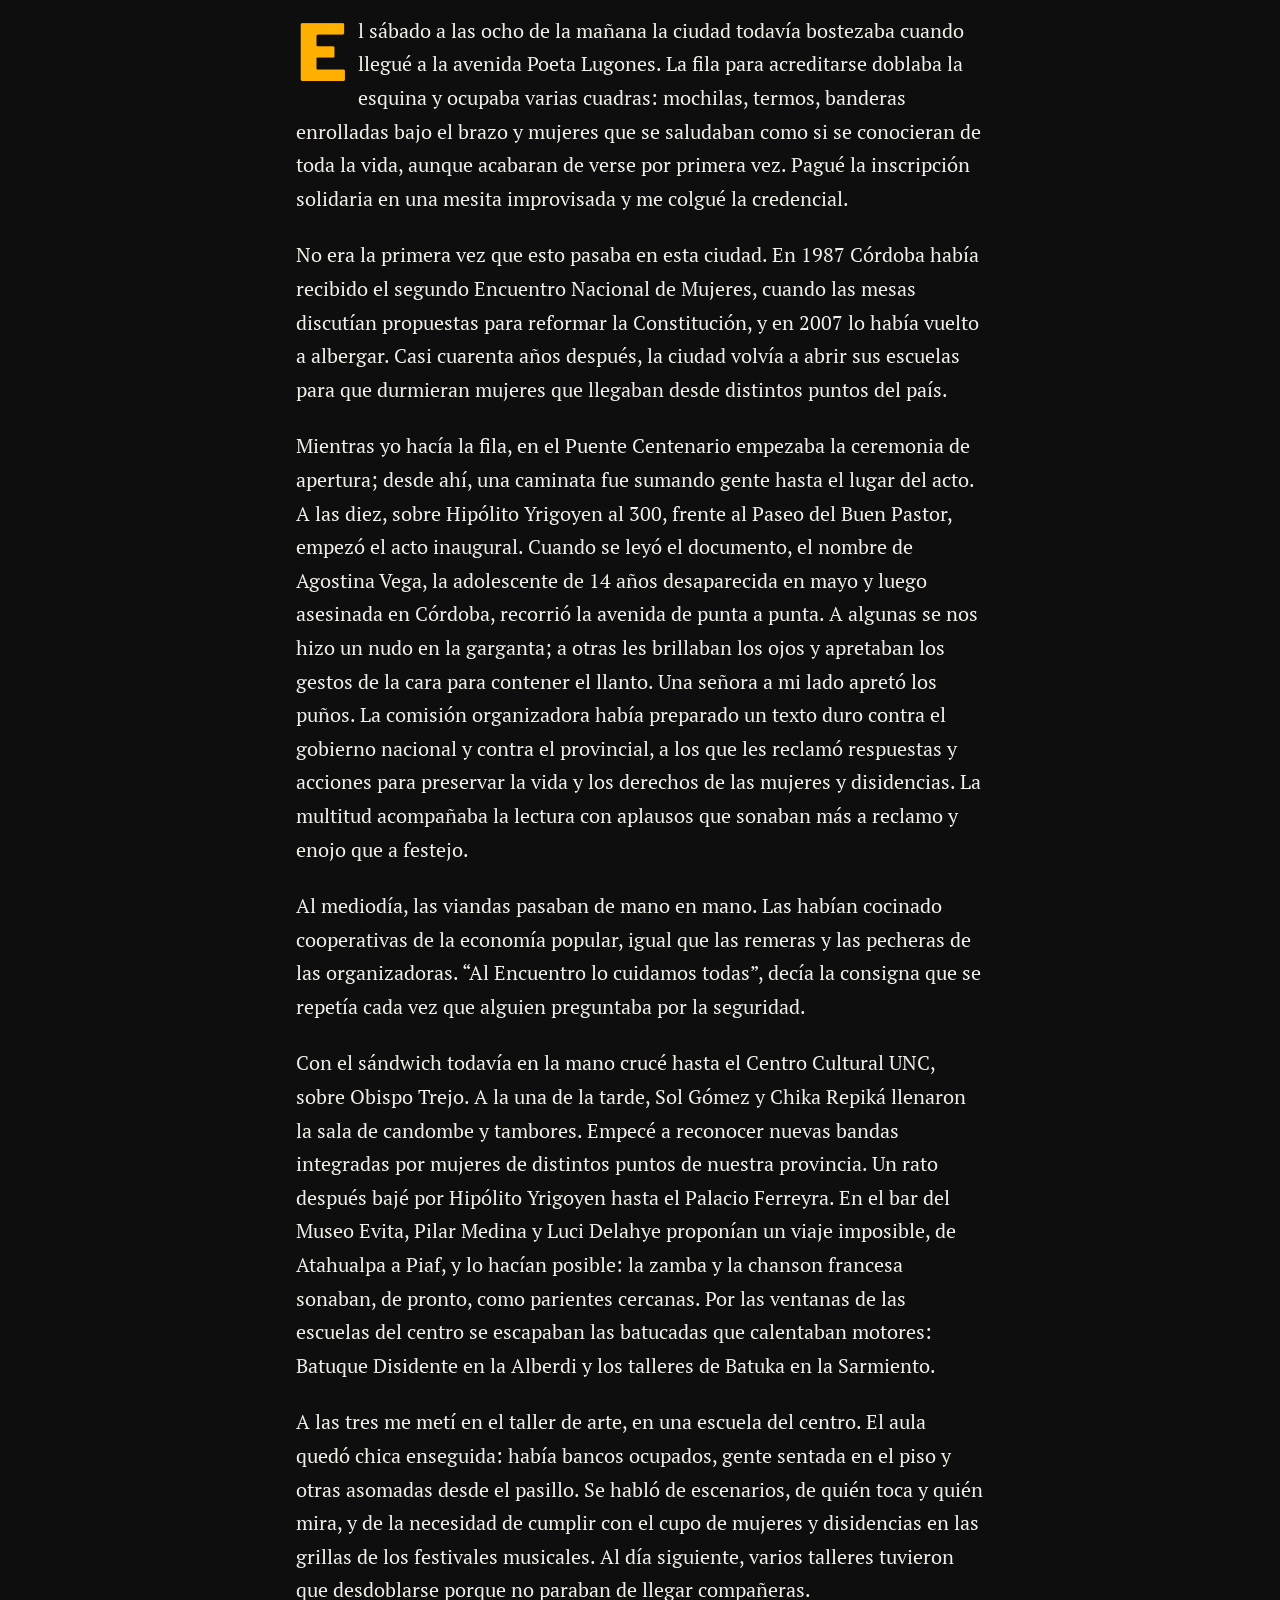
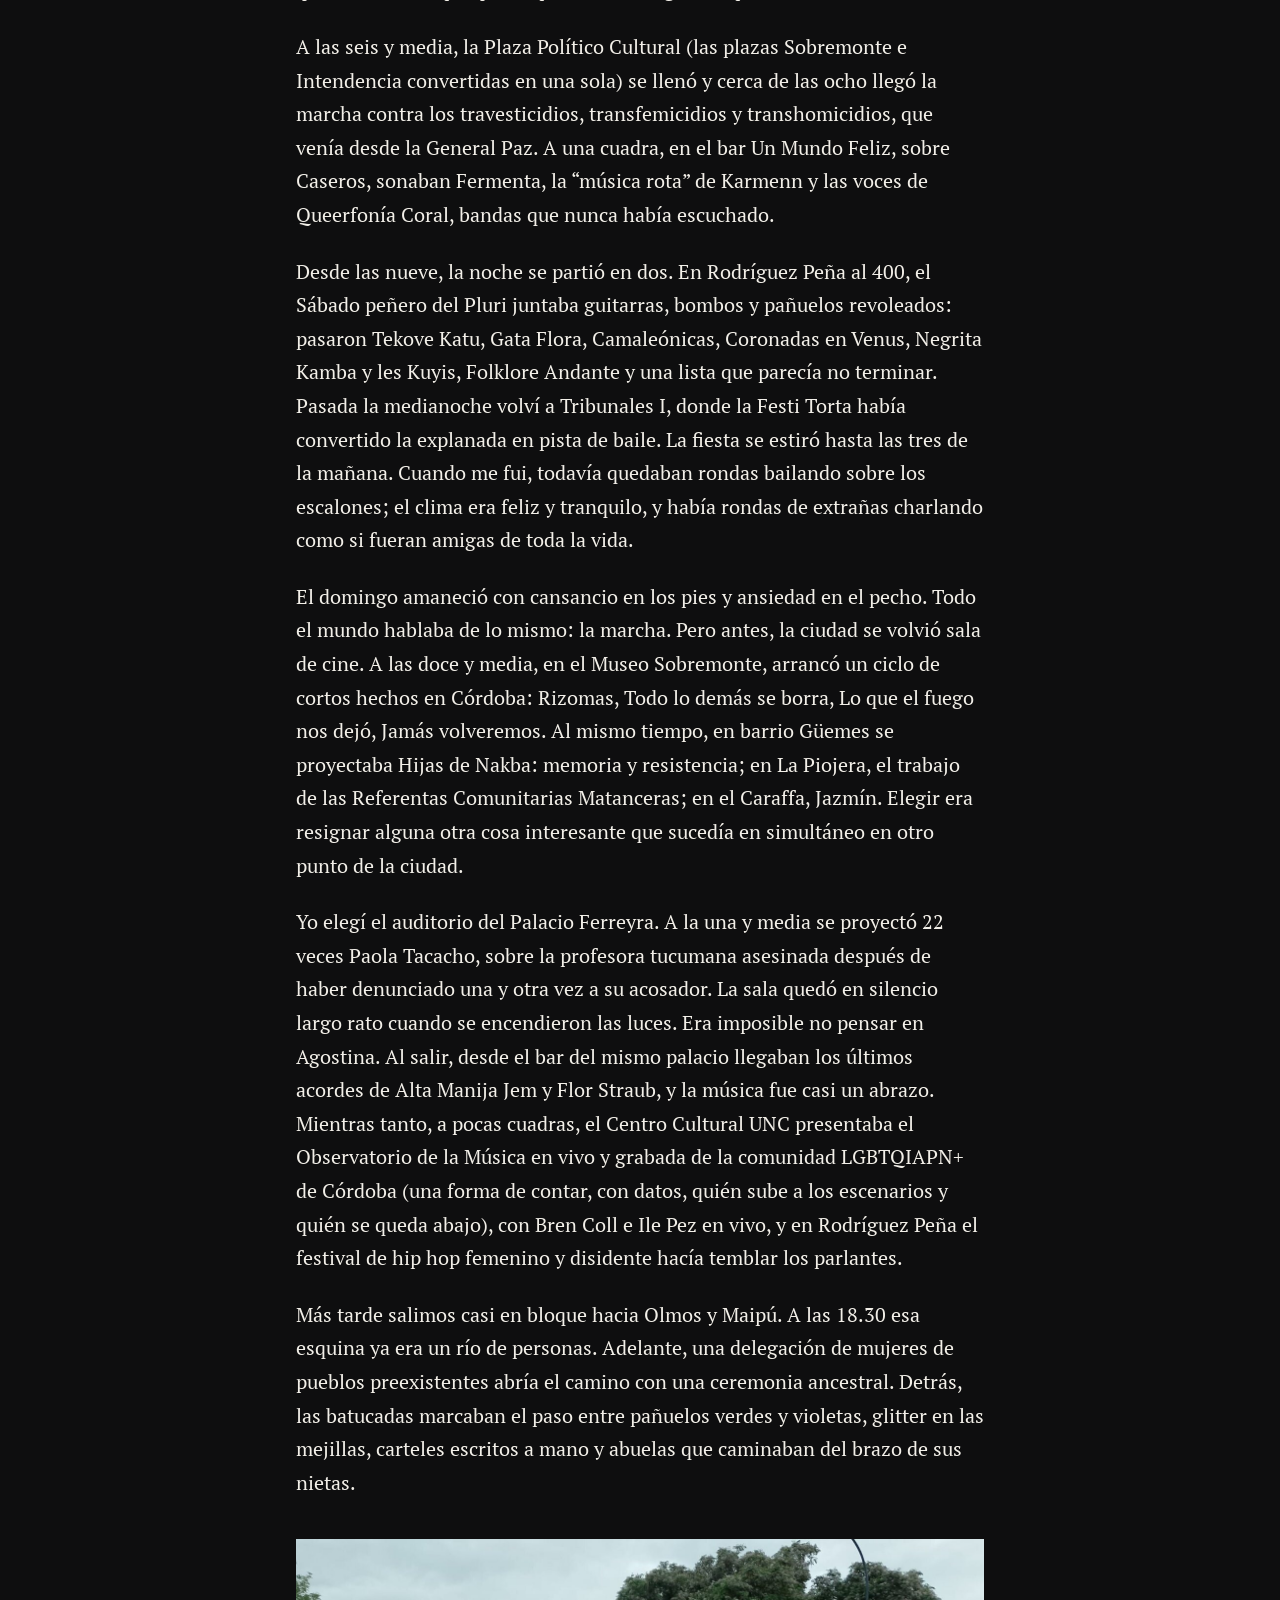
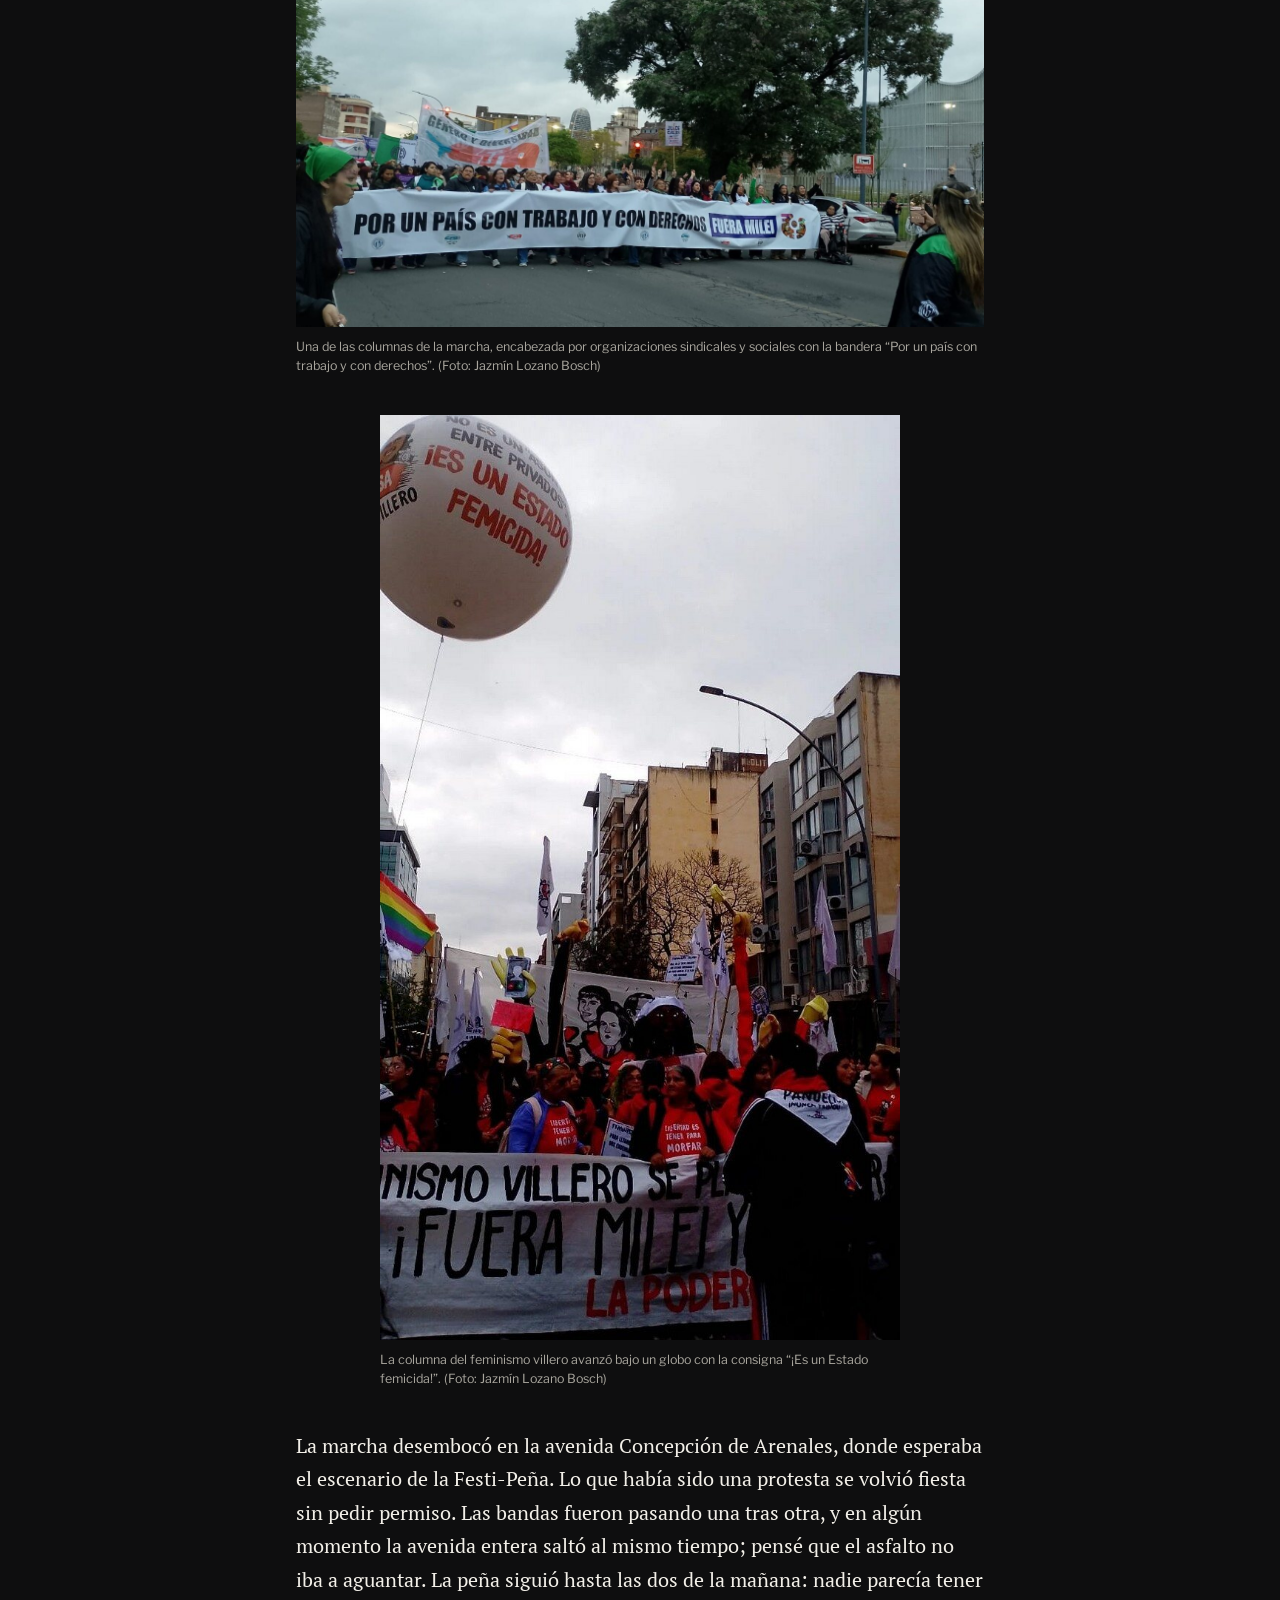
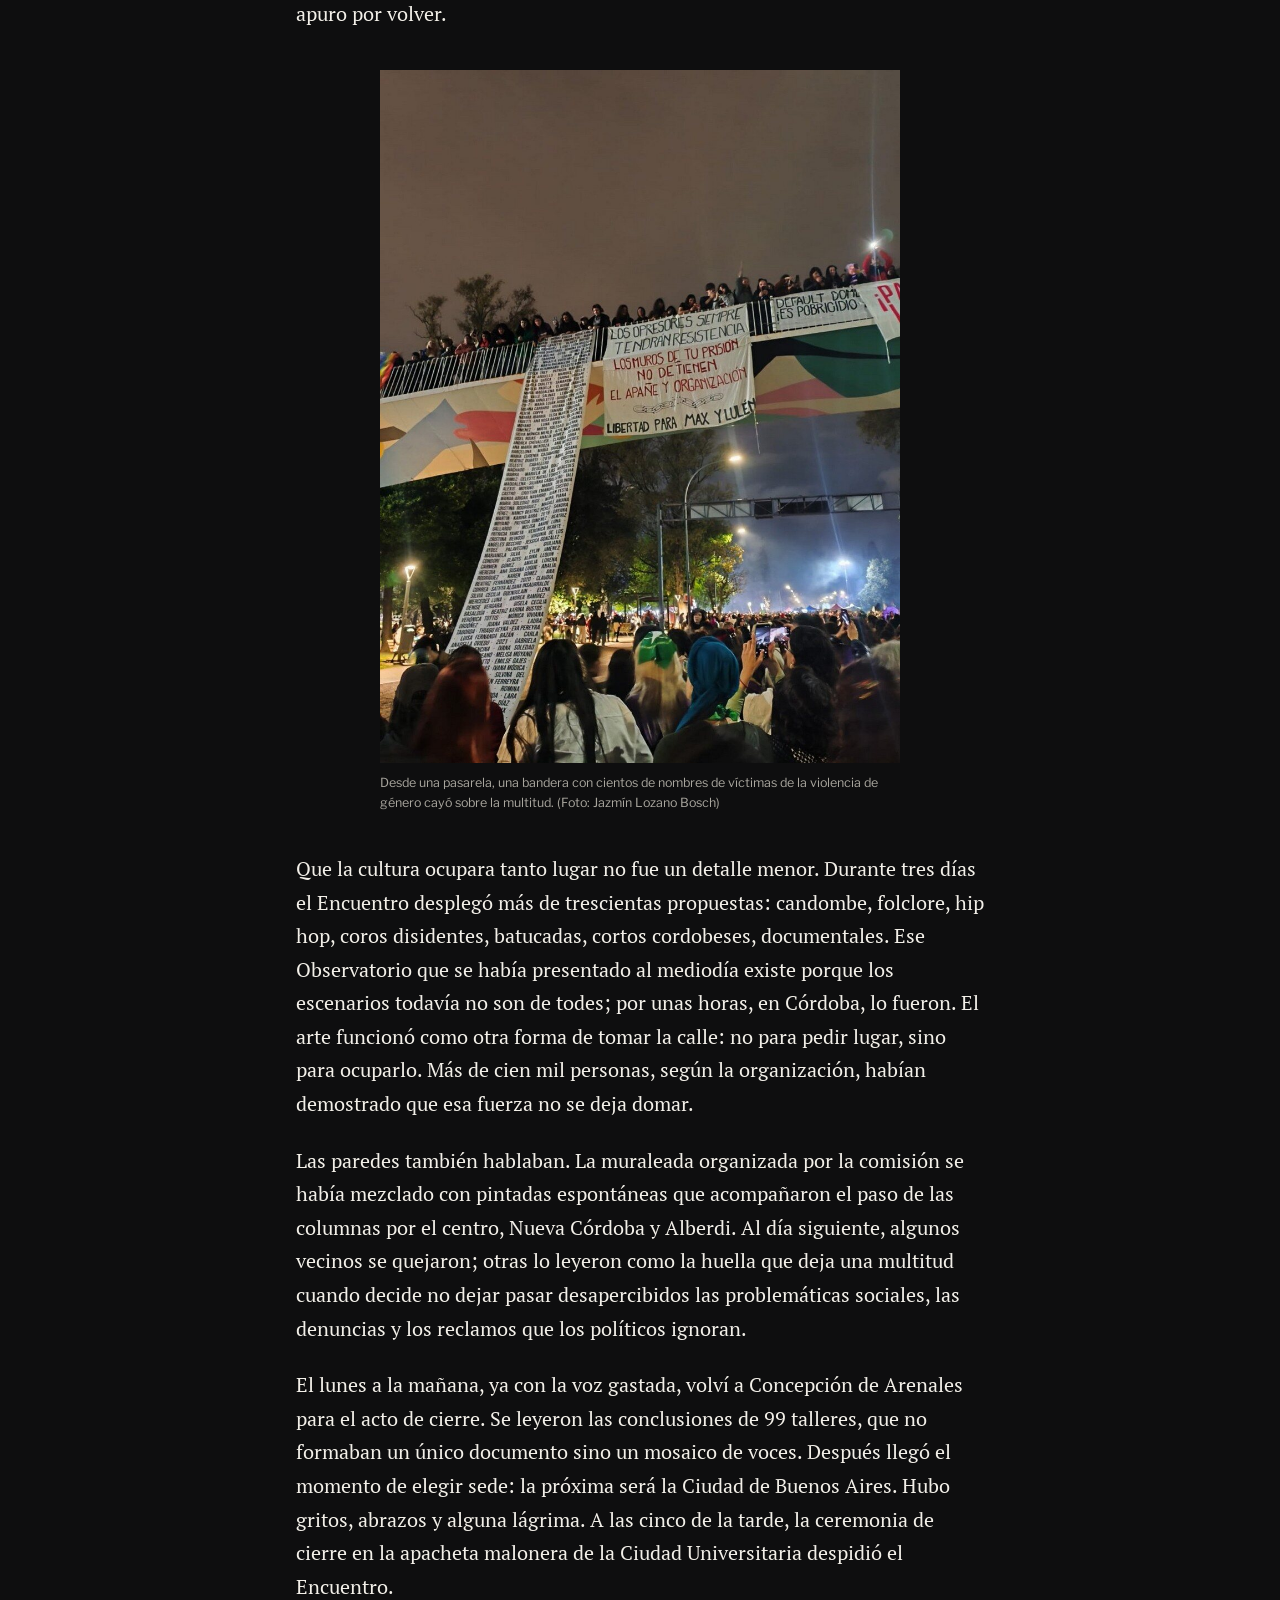
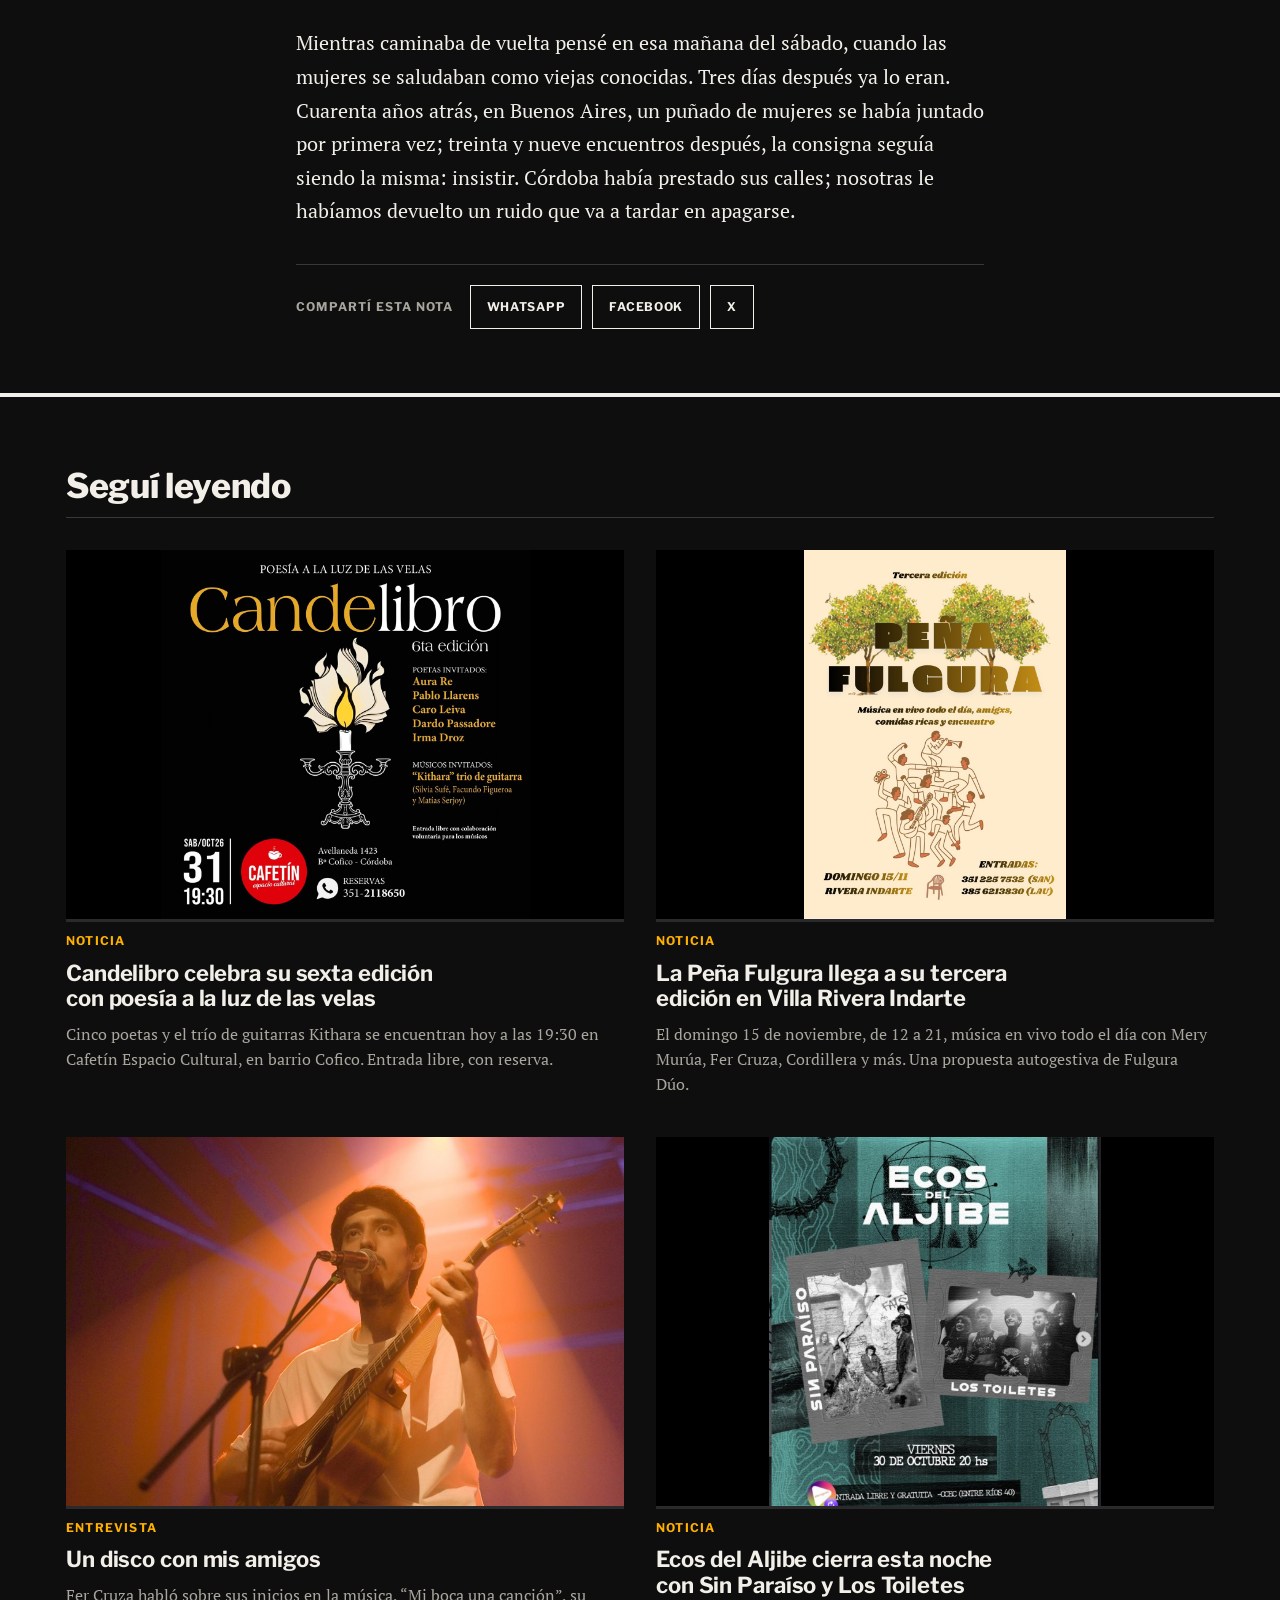
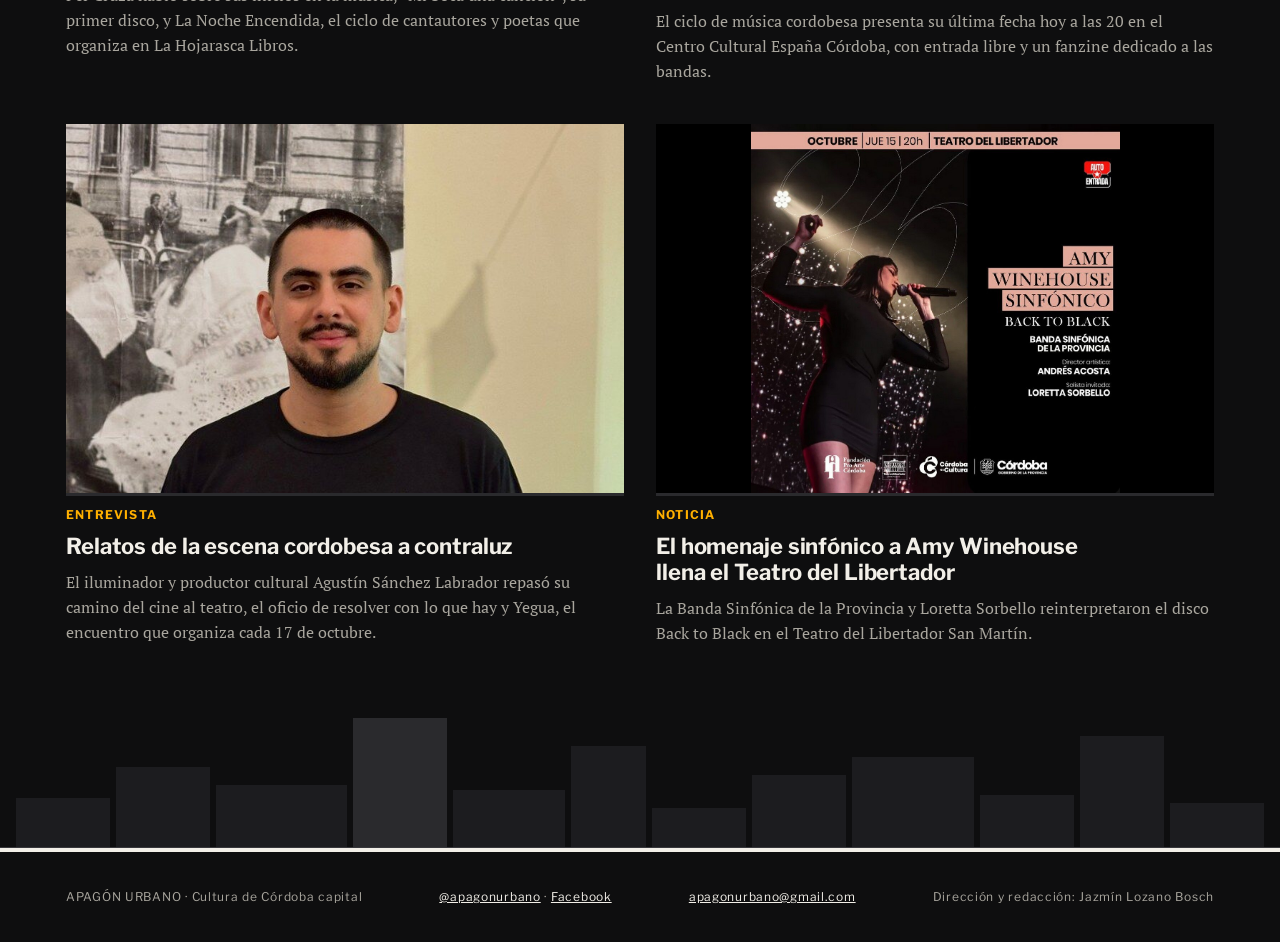
<file: encuentro-plurinacional.html>
<!doctype html>
<html lang="es">
<head>
<meta charset="utf-8">
<meta name="viewport" content="width=device-width, initial-scale=1, viewport-fit=cover">
<title>A pesar de todo, el Encuentro · Apagón Urbano</title>
<meta name="description" content="Más de cien mil personas tomaron Córdoba durante el 39° Encuentro Plurinacional. Entre talleres, marchas, peñas, proyecciones y fiestas que se estiraron hasta la madrugada, la cultura puso la banda sonora de tres días de presencia feminista en la escena y las calles de Córdoba.">
<link rel="icon" href="favicon.ico" sizes="any">
<link rel="icon" type="image/png" href="assets/icono.png">
<link rel="apple-touch-icon" href="assets/apple-touch-icon.png">
<meta property="og:url" content="https://apagonurbano.com.ar/encuentro-plurinacional.html">
<link rel="canonical" href="https://apagonurbano.com.ar/encuentro-plurinacional.html">
<meta property="og:type" content="website">
<meta property="og:site_name" content="Apagón Urbano">
<meta property="og:title" content="A pesar de todo, el Encuentro · Apagón Urbano">
<meta property="og:description" content="Más de cien mil personas tomaron Córdoba durante el 39° Encuentro Plurinacional. Entre talleres, marchas, peñas, proyecciones y fiestas que se estiraron hasta la madrugada, la cultura puso la banda sonora de tres días de presencia feminista en la escena y las calles de Córdoba.">
<meta property="og:image" content="https://apagonurbano.com.ar/assets/fotos/encuentro-delicia.jpg">
<meta name="twitter:card" content="summary_large_image">
<link rel="preconnect" href="https://fonts.googleapis.com">
<link rel="preconnect" href="https://fonts.gstatic.com" crossorigin>
<link rel="stylesheet" href="https://fonts.googleapis.com/css2?family=Bebas+Neue&amp;family=Libre+Franklin:wght@400;600;700;800;900&amp;family=PT+Serif:ital,wght@0,400;0,700;1,400&amp;family=Space+Mono:wght@700&amp;display=swap">
<link rel="stylesheet" href="styles.css">
<link rel="stylesheet" href="tipografia.css">
</head>
<body>
<header class="masthead chica" id="apagon-urbano">
  <div class="wrap">
    <div class="mh-top">
      <div class="mh-marca">
        <a class="marca grande" href="index.html" aria-label="Apagón Urbano, ir a la portada">
          <span class="iso" aria-hidden="true"><span></span><span></span><span></span></span>
          <span class="marca-txt"><b>APAGÓN</b><small>URBANO</small></span>
        </a>
        <p class="lema">Cuando la luz se apaga, la cultura <em>se enciende</em>.</p>
      </div>
      <div class="mh-lado">
        <div class="redes">
        <a href="https://www.instagram.com/apagonurbano/" target="_blank" rel="noopener" aria-label="Instagram de Apagón Urbano"><svg aria-hidden="true" viewBox="0 0 24 24" width="20" height="20" fill="none" stroke="currentColor" stroke-width="2"><rect x="3" y="3" width="18" height="18" rx="5"></rect><circle cx="12" cy="12" r="4"></circle><circle cx="17.5" cy="6.5" r="1" fill="currentColor" stroke="none"></circle></svg></a>
        <a href="https://www.facebook.com/profile.php?id=61595985333077" target="_blank" rel="noopener" aria-label="Fanpage de Apagón Urbano en Facebook"><svg aria-hidden="true" viewBox="0 0 24 24" width="20" height="20" fill="none" stroke="currentColor" stroke-width="2"><path d="M15 3h-2.5A3.5 3.5 0 0 0 9 6.5V9H6.5v3.5H9V21h3.5v-8.5H15l.5-3.5h-3V7a1 1 0 0 1 1-1H15z"></path></svg></a>
      </div>
      </div>
    </div>
  </div>
</header>
<nav class="menu-barra" aria-label="Secciones">
  <div class="wrap">
    <ul>
      <li><a href="index.html">Inicio</a></li>
      <li><a href="index.html#quienes-somos">Quiénes somos</a></li>
      <li><a href="cronicas.html">Crónicas</a></li>
      <li><a href="entrevistas.html">Entrevistas</a></li>
      <li><a href="noticias.html">Noticias</a></li>
      <li><a href="index.html#agenda">Agenda</a></li>
      <li><a href="index.html#contacto">Contacto</a></li>
    </ul>
  </div>
</nav>
<main>
  <article>
    <header class="articulo-cab">
      <div class="wrap">
        <a class="volver" href="index.html">← Portada</a>
        <div><span class="label tipo">Crónica</span><span class="label seccion-nota">Crónica · 39° Encuentro Plurinacional</span></div>
        <h1>A pesar de todo, el Encuentro</h1>
        <p class="bajada">Más de cien mil personas tomaron Córdoba durante el 39° Encuentro Plurinacional. Entre talleres, marchas, peñas, proyecciones y fiestas que se estiraron hasta la madrugada, la cultura puso la banda sonora de tres días de presencia feminista en la escena y las calles de Córdoba.</p>
        <div class="firma-nota"><span>Por <b>Jazmín Lozano Bosch</b></span><span>26 de octubre de 2026</span></div>
      </div>
    </header>
    <div class="foto-principal vertical">
      <figure><img src="assets/fotos/encuentro-delicia.jpg" alt="Entre banderas trans y pañuelos verdes, un cartel con la consigna “Seguimos buscando a Delicia” avanzaba por el centro."><figcaption>Entre banderas trans y pañuelos verdes, un cartel con la consigna “Seguimos buscando a Delicia” avanzaba por el centro. (Foto: Jazmín Lozano Bosch)</figcaption></figure>
    </div>
    <div class="lectura">
<p>El sábado a las ocho de la mañana la ciudad todavía bostezaba cuando llegué a la avenida Poeta Lugones. La fila para acreditarse doblaba la esquina y ocupaba varias cuadras: mochilas, termos, banderas enrolladas bajo el brazo y mujeres que se saludaban como si se conocieran de toda la vida, aunque acabaran de verse por primera vez. Pagué la inscripción solidaria en una mesita improvisada y me colgué la credencial.</p>
<p>No era la primera vez que esto pasaba en esta ciudad. En 1987 Córdoba había recibido el segundo Encuentro Nacional de Mujeres, cuando las mesas discutían propuestas para reformar la Constitución, y en 2007 lo había vuelto a albergar. Casi cuarenta años después, la ciudad volvía a abrir sus escuelas para que durmieran mujeres que llegaban desde distintos puntos del país.</p>
<p>Mientras yo hacía la fila, en el Puente Centenario empezaba la ceremonia de apertura; desde ahí, una caminata fue sumando gente hasta el lugar del acto. A las diez, sobre Hipólito Yrigoyen al 300, frente al Paseo del Buen Pastor, empezó el acto inaugural. Cuando se leyó el documento, el nombre de Agostina Vega, la adolescente de 14 años desaparecida en mayo y luego asesinada en Córdoba, recorrió la avenida de punta a punta. A algunas se nos hizo un nudo en la garganta; a otras les brillaban los ojos y apretaban los gestos de la cara para contener el llanto. Una señora a mi lado apretó los puños. La comisión organizadora había preparado un texto duro contra el gobierno nacional y contra el provincial, a los que les reclamó respuestas y acciones para preservar la vida y los derechos de las mujeres y disidencias. La multitud acompañaba la lectura con aplausos que sonaban más a reclamo y enojo que a festejo.</p>
<p>Al mediodía, las viandas pasaban de mano en mano. Las habían cocinado cooperativas de la economía popular, igual que las remeras y las pecheras de las organizadoras. “Al Encuentro lo cuidamos todas”, decía la consigna que se repetía cada vez que alguien preguntaba por la seguridad.</p>
<p>Con el sándwich todavía en la mano crucé hasta el Centro Cultural UNC, sobre Obispo Trejo. A la una de la tarde, Sol Gómez y Chika Repiká llenaron la sala de candombe y tambores. Empecé a reconocer nuevas bandas integradas por mujeres de distintos puntos de nuestra provincia. Un rato después bajé por Hipólito Yrigoyen hasta el Palacio Ferreyra. En el bar del Museo Evita, Pilar Medina y Luci Delahye proponían un viaje imposible, de Atahualpa a Piaf, y lo hacían posible: la zamba y la chanson francesa sonaban, de pronto, como parientes cercanas. Por las ventanas de las escuelas del centro se escapaban las batucadas que calentaban motores: Batuque Disidente en la Alberdi y los talleres de Batuka en la Sarmiento.</p>
<p>A las tres me metí en el taller de arte, en una escuela del centro. El aula quedó chica enseguida: había bancos ocupados, gente sentada en el piso y otras asomadas desde el pasillo. Se habló de escenarios, de quién toca y quién mira, y de la necesidad de cumplir con el cupo de mujeres y disidencias en las grillas de los festivales musicales. Al día siguiente, varios talleres tuvieron que desdoblarse porque no paraban de llegar compañeras.</p>
<p>A las seis y media, la Plaza Político Cultural (las plazas Sobremonte e Intendencia convertidas en una sola) se llenó y cerca de las ocho llegó la marcha contra los travesticidios, transfemicidios y transhomicidios, que venía desde la General Paz. A una cuadra, en el bar Un Mundo Feliz, sobre Caseros, sonaban Fermenta, la “música rota” de Karmenn y las voces de Queerfonía Coral, bandas que nunca había escuchado.</p>
<p>Desde las nueve, la noche se partió en dos. En Rodríguez Peña al 400, el Sábado peñero del Pluri juntaba guitarras, bombos y pañuelos revoleados: pasaron Tekove Katu, Gata Flora, Camaleónicas, Coronadas en Venus, Negrita Kamba y les Kuyis, Folklore Andante y una lista que parecía no terminar. Pasada la medianoche volví a Tribunales I, donde la Festi Torta había convertido la explanada en pista de baile. La fiesta se estiró hasta las tres de la mañana. Cuando me fui, todavía quedaban rondas bailando sobre los escalones; el clima era feliz y tranquilo, y había rondas de extrañas charlando como si fueran amigas de toda la vida.</p>
<p>El domingo amaneció con cansancio en los pies y ansiedad en el pecho. Todo el mundo hablaba de lo mismo: la marcha. Pero antes, la ciudad se volvió sala de cine. A las doce y media, en el Museo Sobremonte, arrancó un ciclo de cortos hechos en Córdoba: Rizomas, Todo lo demás se borra, Lo que el fuego nos dejó, Jamás volveremos. Al mismo tiempo, en barrio Güemes se proyectaba Hijas de Nakba: memoria y resistencia; en La Piojera, el trabajo de las Referentas Comunitarias Matanceras; en el Caraffa, Jazmín. Elegir era resignar alguna otra cosa interesante que sucedía en simultáneo en otro punto de la ciudad.</p>
<p>Yo elegí el auditorio del Palacio Ferreyra. A la una y media se proyectó 22 veces Paola Tacacho, sobre la profesora tucumana asesinada después de haber denunciado una y otra vez a su acosador. La sala quedó en silencio largo rato cuando se encendieron las luces. Era imposible no pensar en Agostina. Al salir, desde el bar del mismo palacio llegaban los últimos acordes de Alta Manija Jem y Flor Straub, y la música fue casi un abrazo. Mientras tanto, a pocas cuadras, el Centro Cultural UNC presentaba el Observatorio de la Música en vivo y grabada de la comunidad LGBTQIAPN+ de Córdoba (una forma de contar, con datos, quién sube a los escenarios y quién se queda abajo), con Bren Coll e Ile Pez en vivo, y en Rodríguez Peña el festival de hip hop femenino y disidente hacía temblar los parlantes.</p>
<p>Más tarde salimos casi en bloque hacia Olmos y Maipú. A las 18.30 esa esquina ya era un río de personas. Adelante, una delegación de mujeres de pueblos preexistentes abría el camino con una ceremonia ancestral. Detrás, las batucadas marcaban el paso entre pañuelos verdes y violetas, glitter en las mejillas, carteles escritos a mano y abuelas que caminaban del brazo de sus nietas.</p>
<figure class=""><img src="assets/fotos/encuentro-columna.jpg" alt="Una de las columnas de la marcha, encabezada por organizaciones sindicales y sociales con la bandera “Por un país con trabajo y con derechos”." loading="lazy"><figcaption>Una de las columnas de la marcha, encabezada por organizaciones sindicales y sociales con la bandera “Por un país con trabajo y con derechos”. (Foto: Jazmín Lozano Bosch)</figcaption></figure>
<figure class="vertical"><img src="assets/fotos/encuentro-globo.jpg" alt="La columna del feminismo villero avanzó bajo un globo con la consigna “¡Es un Estado femicida!”." loading="lazy"><figcaption>La columna del feminismo villero avanzó bajo un globo con la consigna “¡Es un Estado femicida!”. (Foto: Jazmín Lozano Bosch)</figcaption></figure>
<p>La marcha desembocó en la avenida Concepción de Arenales, donde esperaba el escenario de la Festi-Peña. Lo que había sido una protesta se volvió fiesta sin pedir permiso. Las bandas fueron pasando una tras otra, y en algún momento la avenida entera saltó al mismo tiempo; pensé que el asfalto no iba a aguantar. La peña siguió hasta las dos de la mañana: nadie parecía tener apuro por volver.</p>
<figure class="vertical"><img src="assets/fotos/encuentro-pasarela.jpg" alt="Desde una pasarela, una bandera con cientos de nombres de víctimas de la violencia de género cayó sobre la multitud." loading="lazy"><figcaption>Desde una pasarela, una bandera con cientos de nombres de víctimas de la violencia de género cayó sobre la multitud. (Foto: Jazmín Lozano Bosch)</figcaption></figure>
<p>Que la cultura ocupara tanto lugar no fue un detalle menor. Durante tres días el Encuentro desplegó más de trescientas propuestas: candombe, folclore, hip hop, coros disidentes, batucadas, cortos cordobeses, documentales. Ese Observatorio que se había presentado al mediodía existe porque los escenarios todavía no son de todes; por unas horas, en Córdoba, lo fueron. El arte funcionó como otra forma de tomar la calle: no para pedir lugar, sino para ocuparlo. Más de cien mil personas, según la organización, habían demostrado que esa fuerza no se deja domar.</p>
<p>Las paredes también hablaban. La muraleada organizada por la comisión se había mezclado con pintadas espontáneas que acompañaron el paso de las columnas por el centro, Nueva Córdoba y Alberdi. Al día siguiente, algunos vecinos se quejaron; otras lo leyeron como la huella que deja una multitud cuando decide no dejar pasar desapercibidos las problemáticas sociales, las denuncias y los reclamos que los políticos ignoran.</p>
<p>El lunes a la mañana, ya con la voz gastada, volví a Concepción de Arenales para el acto de cierre. Se leyeron las conclusiones de 99 talleres, que no formaban un único documento sino un mosaico de voces. Después llegó el momento de elegir sede: la próxima será la Ciudad de Buenos Aires. Hubo gritos, abrazos y alguna lágrima. A las cinco de la tarde, la ceremonia de cierre en la apacheta malonera de la Ciudad Universitaria despidió el Encuentro.</p>
<p>Mientras caminaba de vuelta pensé en esa mañana del sábado, cuando las mujeres se saludaban como viejas conocidas. Tres días después ya lo eran. Cuarenta años atrás, en Buenos Aires, un puñado de mujeres se había juntado por primera vez; treinta y nueve encuentros después, la consigna seguía siendo la misma: insistir. Córdoba había prestado sus calles; nosotras le habíamos devuelto un ruido que va a tardar en apagarse.</p>

      <div class="compartir">
        <span class="label">Compartí esta nota</span>
        <a class="btn btn-linea" id="sh-wa" href="https://wa.me/" target="_blank" rel="noopener">WhatsApp</a>
        <a class="btn btn-linea" id="sh-fb" href="https://www.facebook.com/" target="_blank" rel="noopener">Facebook</a>
        <a class="btn btn-linea" id="sh-x" href="https://twitter.com/" target="_blank" rel="noopener">X</a>
      </div>
    </div>
  </article>
  <section class="bloque mas" aria-labelledby="mas-t">
    <div class="wrap">
      <div class="encabezado"><h2 id="mas-t">Seguí leyendo</h2></div>
      <div class="notas">
<a class="nota" href="candelibro.html">
  <img class="img entera" src="assets/flyers/candelibro.jpg" alt="" loading="lazy">
  <span class="label seccion">Noticia</span>
  <h3>Candelibro celebra su sexta edición con poesía a la luz de las velas</h3>
  <p>Cinco poetas y el trío de guitarras Kithara se encuentran hoy a las 19:30 en Cafetín Espacio Cultural, en barrio Cofico. Entrada libre, con reserva.</p>
</a>
<a class="nota" href="pena-fulgura.html">
  <img class="img entera" src="assets/flyers/pena-fulgura.jpg" alt="" loading="lazy">
  <span class="label seccion">Noticia</span>
  <h3>La Peña Fulgura llega a su tercera edición en Villa Rivera Indarte</h3>
  <p>El domingo 15 de noviembre, de 12 a 21, música en vivo todo el día con Mery Murúa, Fer Cruza, Cordillera y más. Una propuesta autogestiva de Fulgura Dúo.</p>
</a>
<a class="nota" href="fer-cruza.html">
  <img class="img" src="assets/fotos/fer-cruza-vivo.jpg" alt="" loading="lazy">
  <span class="label seccion">Entrevista</span>
  <h3>Un disco con mis amigos</h3>
  <p>Fer Cruza habló sobre sus inicios en la música, “Mi boca una canción”, su primer disco, y La Noche Encendida, el ciclo de cantautores y poetas que organiza en La Hojarasca Libros.</p>
</a>
<a class="nota" href="ecos-del-aljibe-cierre.html">
  <img class="img entera" src="assets/flyers/ecos-del-aljibe-cierre.jpg" alt="" loading="lazy">
  <span class="label seccion">Noticia</span>
  <h3>Ecos del Aljibe cierra esta noche con Sin Paraíso y Los Toiletes</h3>
  <p>El ciclo de música cordobesa presenta su última fecha hoy a las 20 en el Centro Cultural España Córdoba, con entrada libre y un fanzine dedicado a las bandas.</p>
</a>
<a class="nota" href="agustin-sanchez-labrador.html">
  <img class="img" src="assets/fotos/agustin-carena.jpg" alt="" loading="lazy">
  <span class="label seccion">Entrevista</span>
  <h3>Relatos de la escena cordobesa a contraluz</h3>
  <p>El iluminador y productor cultural Agustín Sánchez Labrador repasó su camino del cine al teatro, el oficio de resolver con lo que hay y Yegua, el encuentro que organiza cada 17 de octubre.</p>
</a>
<a class="nota" href="amy-winehouse-sinfonico.html">
  <img class="img entera" src="assets/fotos/amy-flyer.jpg" alt="" loading="lazy">
  <span class="label seccion">Noticia</span>
  <h3>El homenaje sinfónico a Amy Winehouse llena el Teatro del Libertador</h3>
  <p>La Banda Sinfónica de la Provincia y Loretta Sorbello reinterpretaron el disco Back to Black en el Teatro del Libertador San Martín.</p>
</a>
      </div>
    </div>
  </section>
  <div class="skyline-fin" aria-hidden="true" style="--off:-14.5s">
    <div class="skyline">
      <i style="height:38%"></i><i style="height:62%"></i><i style="height:48%; flex:1.4"></i><i class="on" style="height:100%"></i><i style="height:44%; flex:1.2"></i><i style="height:78%; flex:.8"></i><i style="height:30%"></i><i style="height:56%"></i><i style="height:70%; flex:1.3"></i><i style="height:40%"></i><i style="height:86%; flex:.9"></i><i style="height:34%"></i>
    </div>
  </div>
</main>
<footer>
  <div class="wrap">
    <span>APAGÓN URBANO · Cultura de Córdoba capital</span>
    <span><a href="https://www.instagram.com/apagonurbano/" target="_blank" rel="noopener">@apagonurbano</a> · <a href="https://www.facebook.com/profile.php?id=61595985333077" target="_blank" rel="noopener">Facebook</a></span>
    <span><a href="mailto:apagonurbano@gmail.com">apagonurbano@gmail.com</a></span>
    <span>Dirección y redacción: Jazmín Lozano Bosch</span>
  </div>
</footer>
<script src="app.js"></script>
</body>
</html>
</file>
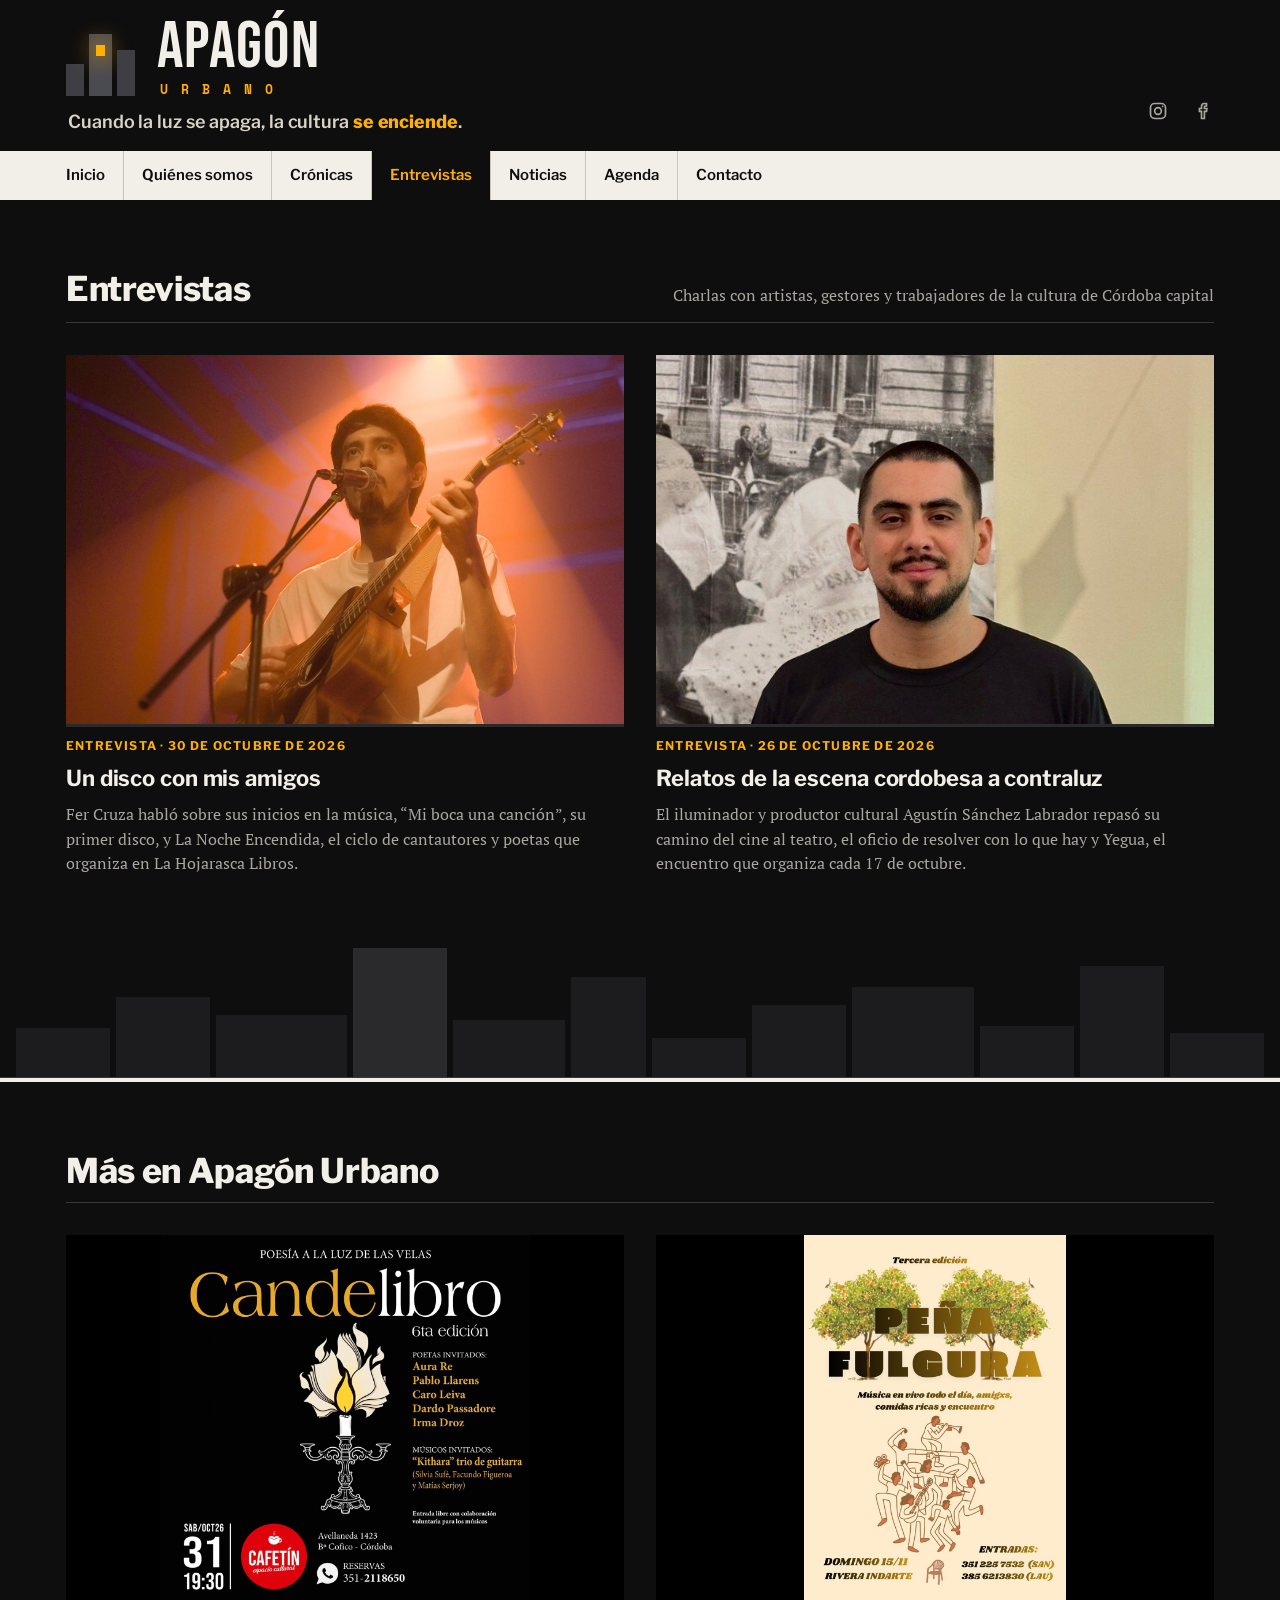
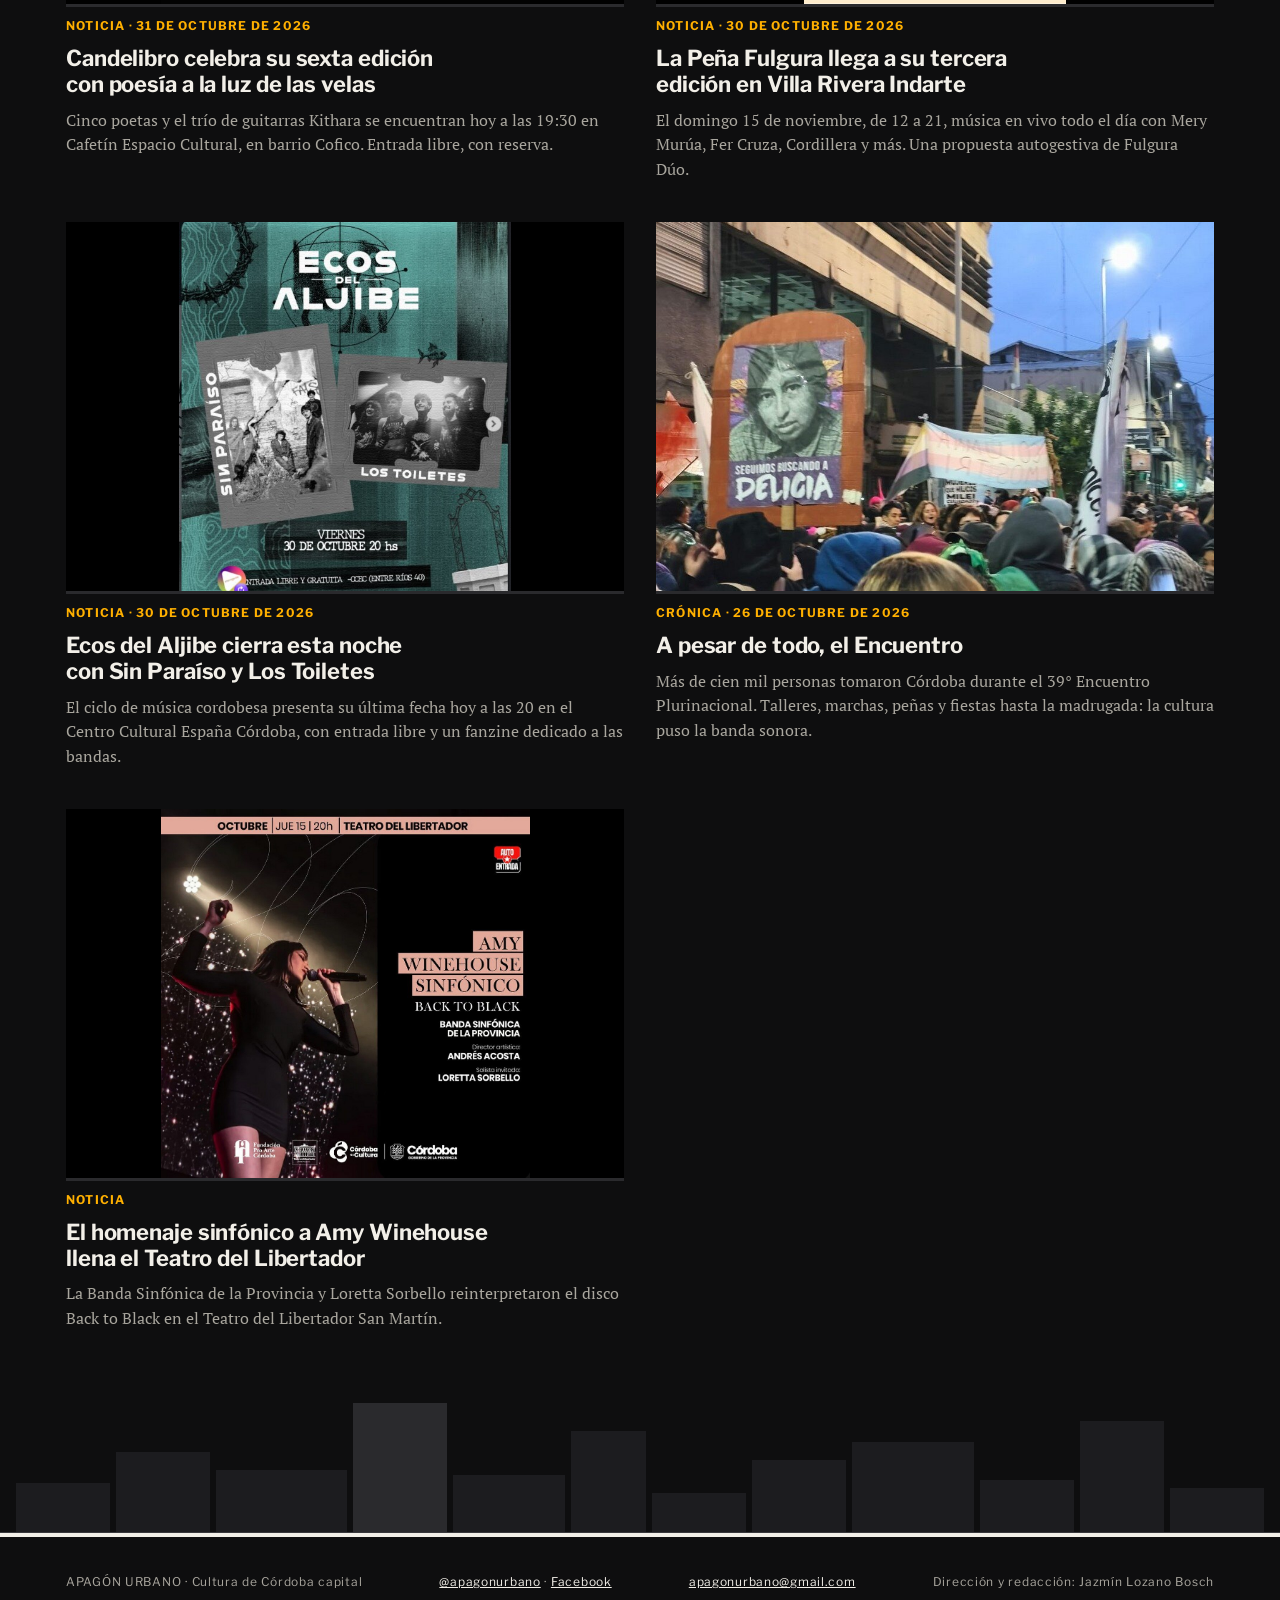
<file: entrevistas.html>
<!doctype html>
<html lang="es">
<head>
<meta charset="utf-8">
<meta name="viewport" content="width=device-width, initial-scale=1, viewport-fit=cover">
<title>Entrevistas · Apagón Urbano</title>
<meta name="description" content="Entrevistas de Apagón Urbano: charlas con artistas, gestores y trabajadores de la cultura de Córdoba capital.">
<link rel="icon" href="favicon.ico" sizes="any">
<link rel="icon" type="image/png" href="assets/icono.png">
<link rel="apple-touch-icon" href="assets/apple-touch-icon.png">
<meta property="og:url" content="https://apagonurbano.com.ar/entrevistas.html">
<link rel="canonical" href="https://apagonurbano.com.ar/entrevistas.html">
<meta property="og:type" content="website">
<meta property="og:site_name" content="Apagón Urbano">
<meta property="og:title" content="Entrevistas · Apagón Urbano">
<meta property="og:description" content="Entrevistas de Apagón Urbano: charlas con artistas, gestores y trabajadores de la cultura de Córdoba capital.">
<meta property="og:image" content="https://apagonurbano.com.ar/assets/fotos/fer-cruza-vivo.jpg">
<meta name="twitter:card" content="summary_large_image">
<link rel="preconnect" href="https://fonts.googleapis.com">
<link rel="preconnect" href="https://fonts.gstatic.com" crossorigin>
<link rel="stylesheet" href="https://fonts.googleapis.com/css2?family=Bebas+Neue&amp;family=Libre+Franklin:wght@400;600;700;800;900&amp;family=PT+Serif:ital,wght@0,400;0,700;1,400&amp;family=Space+Mono:wght@700&amp;display=swap">
<link rel="stylesheet" href="styles.css">
<link rel="stylesheet" href="tipografia.css">
</head>
<body>
<header class="masthead chica" id="apagon-urbano">
  <div class="wrap">
    <div class="mh-top">
      <div class="mh-marca">
        <a class="marca grande" href="index.html" aria-label="Apagón Urbano, ir a la portada">
          <span class="iso" aria-hidden="true"><span></span><span></span><span></span></span>
          <span class="marca-txt"><b>APAGÓN</b><small>URBANO</small></span>
        </a>
        <p class="lema">Cuando la luz se apaga, la cultura <em>se enciende</em>.</p>
      </div>
      <div class="mh-lado">
        <div class="redes">
        <a href="https://www.instagram.com/apagonurbano/" target="_blank" rel="noopener" aria-label="Instagram de Apagón Urbano"><svg aria-hidden="true" viewBox="0 0 24 24" width="20" height="20" fill="none" stroke="currentColor" stroke-width="2"><rect x="3" y="3" width="18" height="18" rx="5"></rect><circle cx="12" cy="12" r="4"></circle><circle cx="17.5" cy="6.5" r="1" fill="currentColor" stroke="none"></circle></svg></a>
        <a href="https://www.facebook.com/profile.php?id=61595985333077" target="_blank" rel="noopener" aria-label="Fanpage de Apagón Urbano en Facebook"><svg aria-hidden="true" viewBox="0 0 24 24" width="20" height="20" fill="none" stroke="currentColor" stroke-width="2"><path d="M15 3h-2.5A3.5 3.5 0 0 0 9 6.5V9H6.5v3.5H9V21h3.5v-8.5H15l.5-3.5h-3V7a1 1 0 0 1 1-1H15z"></path></svg></a>
      </div>
      </div>
    </div>
  </div>
</header>
<nav class="menu-barra" aria-label="Secciones">
  <div class="wrap">
    <ul>
      <li><a href="index.html">Inicio</a></li>
      <li><a href="index.html#quienes-somos">Quiénes somos</a></li>
      <li><a href="cronicas.html">Crónicas</a></li>
      <li><a href="entrevistas.html" aria-current="page">Entrevistas</a></li>
      <li><a href="noticias.html">Noticias</a></li>
      <li><a href="index.html#agenda">Agenda</a></li>
      <li><a href="index.html#contacto">Contacto</a></li>
    </ul>
  </div>
</nav>
<main>
  <section class="bloque" id="notas">
    <div class="wrap">
      <div class="encabezado">
        <h1>Entrevistas</h1>
        <p>Charlas con artistas, gestores y trabajadores de la cultura de Córdoba capital</p>
      </div>
      <div class="notas dos">
<a class="nota" href="fer-cruza.html">
  <img class="img" src="assets/fotos/fer-cruza-vivo.jpg" alt="" loading="lazy">
  <span class="label seccion">Entrevista · 30 de octubre de 2026</span>
  <h3>Un disco con mis amigos</h3>
  <p>Fer Cruza habló sobre sus inicios en la música, “Mi boca una canción”, su primer disco, y La Noche Encendida, el ciclo de cantautores y poetas que organiza en La Hojarasca Libros.</p>
</a>
<a class="nota" href="agustin-sanchez-labrador.html">
  <img class="img" src="assets/fotos/agustin-carena.jpg" alt="" loading="lazy">
  <span class="label seccion">Entrevista · 26 de octubre de 2026</span>
  <h3>Relatos de la escena cordobesa a contraluz</h3>
  <p>El iluminador y productor cultural Agustín Sánchez Labrador repasó su camino del cine al teatro, el oficio de resolver con lo que hay y Yegua, el encuentro que organiza cada 17 de octubre.</p>
</a>
      </div>
    </div>
  </section>
  <div class="skyline-fin" aria-hidden="true" style="--off:-14.5s">
    <div class="skyline">
      <i style="height:38%"></i><i style="height:62%"></i><i style="height:48%; flex:1.4"></i><i class="on" style="height:100%"></i><i style="height:44%; flex:1.2"></i><i style="height:78%; flex:.8"></i><i style="height:30%"></i><i style="height:56%"></i><i style="height:70%; flex:1.3"></i><i style="height:40%"></i><i style="height:86%; flex:.9"></i><i style="height:34%"></i>
    </div>
  </div>
  <section class="bloque mas" aria-labelledby="mas-t">
    <div class="wrap">
      <div class="encabezado"><h2 id="mas-t">Más en Apagón Urbano</h2></div>
      <div class="notas">
<a class="nota" href="candelibro.html">
  <img class="img entera" src="assets/flyers/candelibro.jpg" alt="" loading="lazy">
  <span class="label seccion">Noticia · 31 de octubre de 2026</span>
  <h3>Candelibro celebra su sexta edición con poesía a la luz de las velas</h3>
  <p>Cinco poetas y el trío de guitarras Kithara se encuentran hoy a las 19:30 en Cafetín Espacio Cultural, en barrio Cofico. Entrada libre, con reserva.</p>
</a>
<a class="nota" href="pena-fulgura.html">
  <img class="img entera" src="assets/flyers/pena-fulgura.jpg" alt="" loading="lazy">
  <span class="label seccion">Noticia · 30 de octubre de 2026</span>
  <h3>La Peña Fulgura llega a su tercera edición en Villa Rivera Indarte</h3>
  <p>El domingo 15 de noviembre, de 12 a 21, música en vivo todo el día con Mery Murúa, Fer Cruza, Cordillera y más. Una propuesta autogestiva de Fulgura Dúo.</p>
</a>
<a class="nota" href="ecos-del-aljibe-cierre.html">
  <img class="img entera" src="assets/flyers/ecos-del-aljibe-cierre.jpg" alt="" loading="lazy">
  <span class="label seccion">Noticia · 30 de octubre de 2026</span>
  <h3>Ecos del Aljibe cierra esta noche con Sin Paraíso y Los Toiletes</h3>
  <p>El ciclo de música cordobesa presenta su última fecha hoy a las 20 en el Centro Cultural España Córdoba, con entrada libre y un fanzine dedicado a las bandas.</p>
</a>
<a class="nota" href="encuentro-plurinacional.html">
  <img class="img" src="assets/fotos/encuentro-delicia.jpg" alt="" loading="lazy">
  <span class="label seccion">Crónica · 26 de octubre de 2026</span>
  <h3>A pesar de todo, el Encuentro</h3>
  <p>Más de cien mil personas tomaron Córdoba durante el 39° Encuentro Plurinacional. Talleres, marchas, peñas y fiestas hasta la madrugada: la cultura puso la banda sonora.</p>
</a>
<a class="nota" href="amy-winehouse-sinfonico.html">
  <img class="img entera" src="assets/fotos/amy-flyer.jpg" alt="" loading="lazy">
  <span class="label seccion">Noticia</span>
  <h3>El homenaje sinfónico a Amy Winehouse llena el Teatro del Libertador</h3>
  <p>La Banda Sinfónica de la Provincia y Loretta Sorbello reinterpretaron el disco Back to Black en el Teatro del Libertador San Martín.</p>
</a>
      </div>
    </div>
  </section>
  <div class="skyline-fin" aria-hidden="true" style="--off:-9.8s">
    <div class="skyline">
      <i style="height:38%"></i><i style="height:62%"></i><i style="height:48%; flex:1.4"></i><i class="on" style="height:100%"></i><i style="height:44%; flex:1.2"></i><i style="height:78%; flex:.8"></i><i style="height:30%"></i><i style="height:56%"></i><i style="height:70%; flex:1.3"></i><i style="height:40%"></i><i style="height:86%; flex:.9"></i><i style="height:34%"></i>
    </div>
  </div>
</main>
<footer>
  <div class="wrap">
    <span>APAGÓN URBANO · Cultura de Córdoba capital</span>
    <span><a href="https://www.instagram.com/apagonurbano/" target="_blank" rel="noopener">@apagonurbano</a> · <a href="https://www.facebook.com/profile.php?id=61595985333077" target="_blank" rel="noopener">Facebook</a></span>
    <span><a href="mailto:apagonurbano@gmail.com">apagonurbano@gmail.com</a></span>
    <span>Dirección y redacción: Jazmín Lozano Bosch</span>
  </div>
</footer>
<script src="app.js"></script>
</body>
</html>
</file>
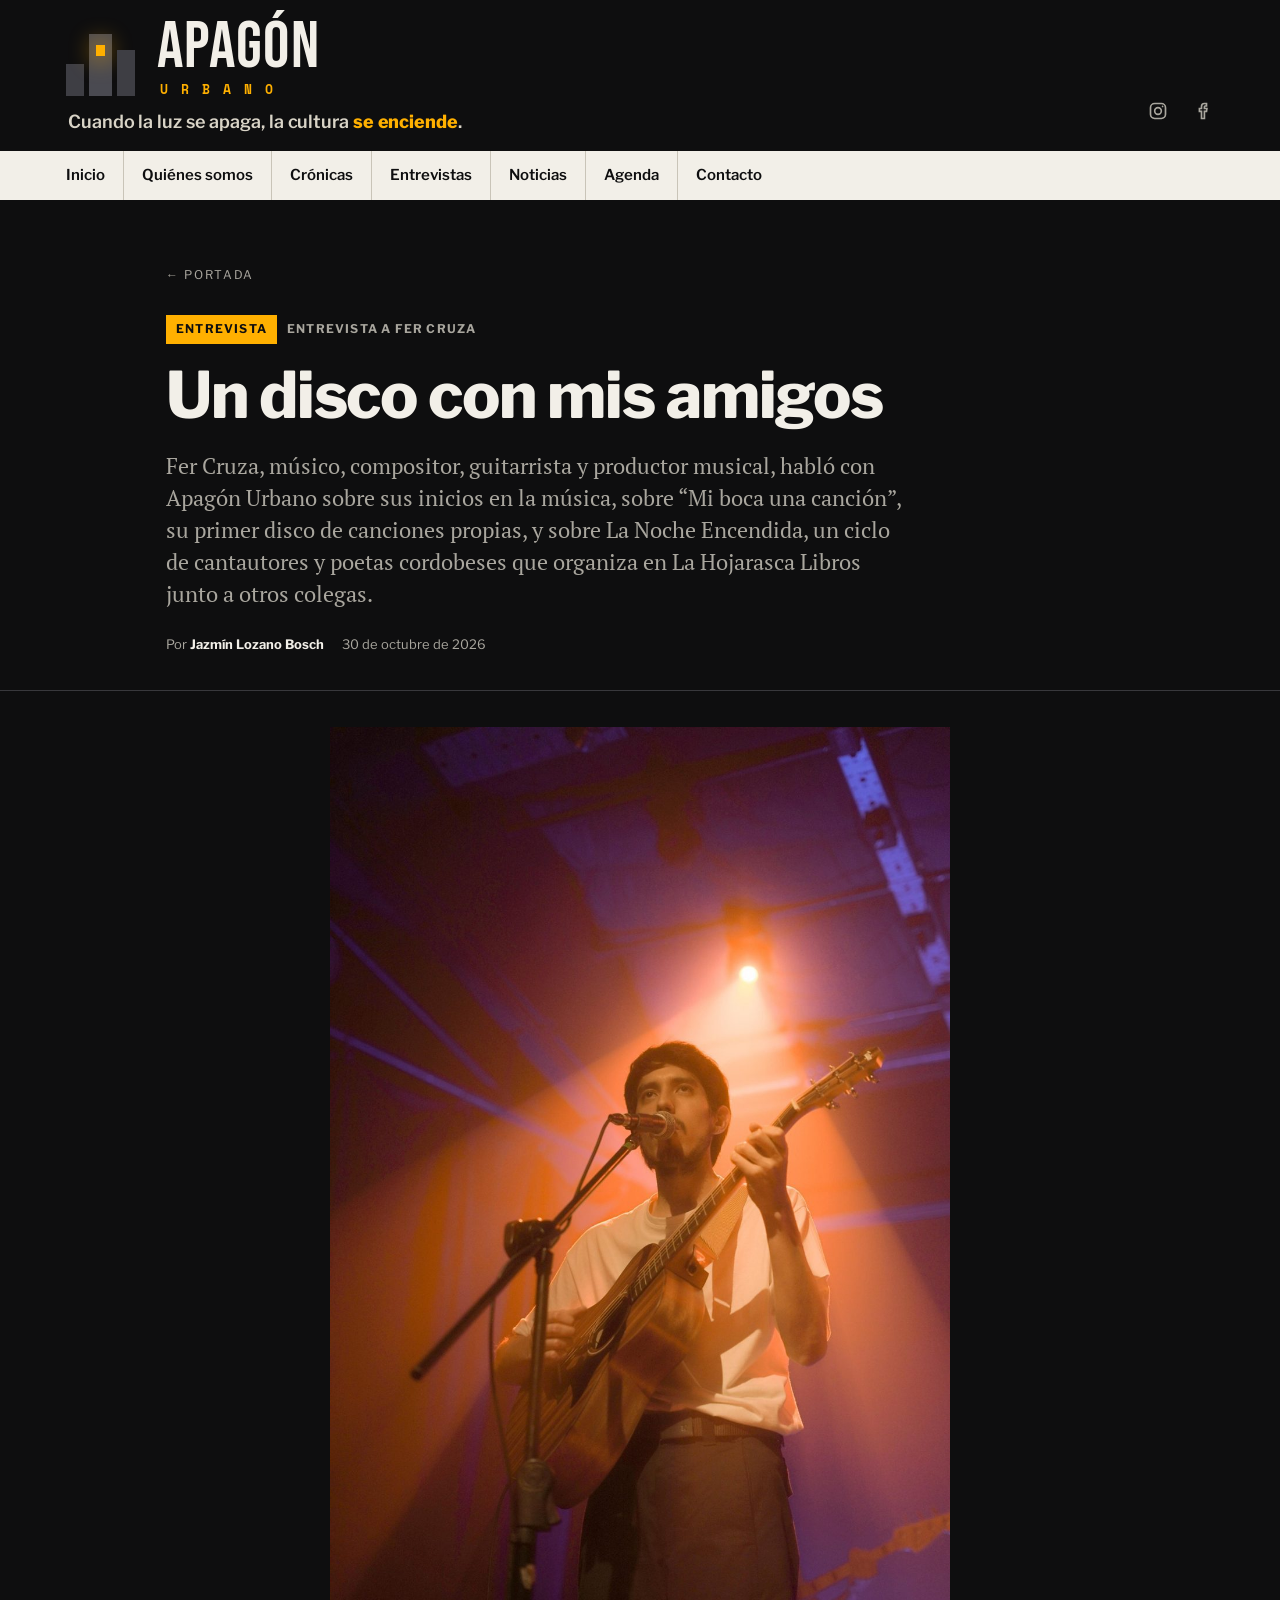
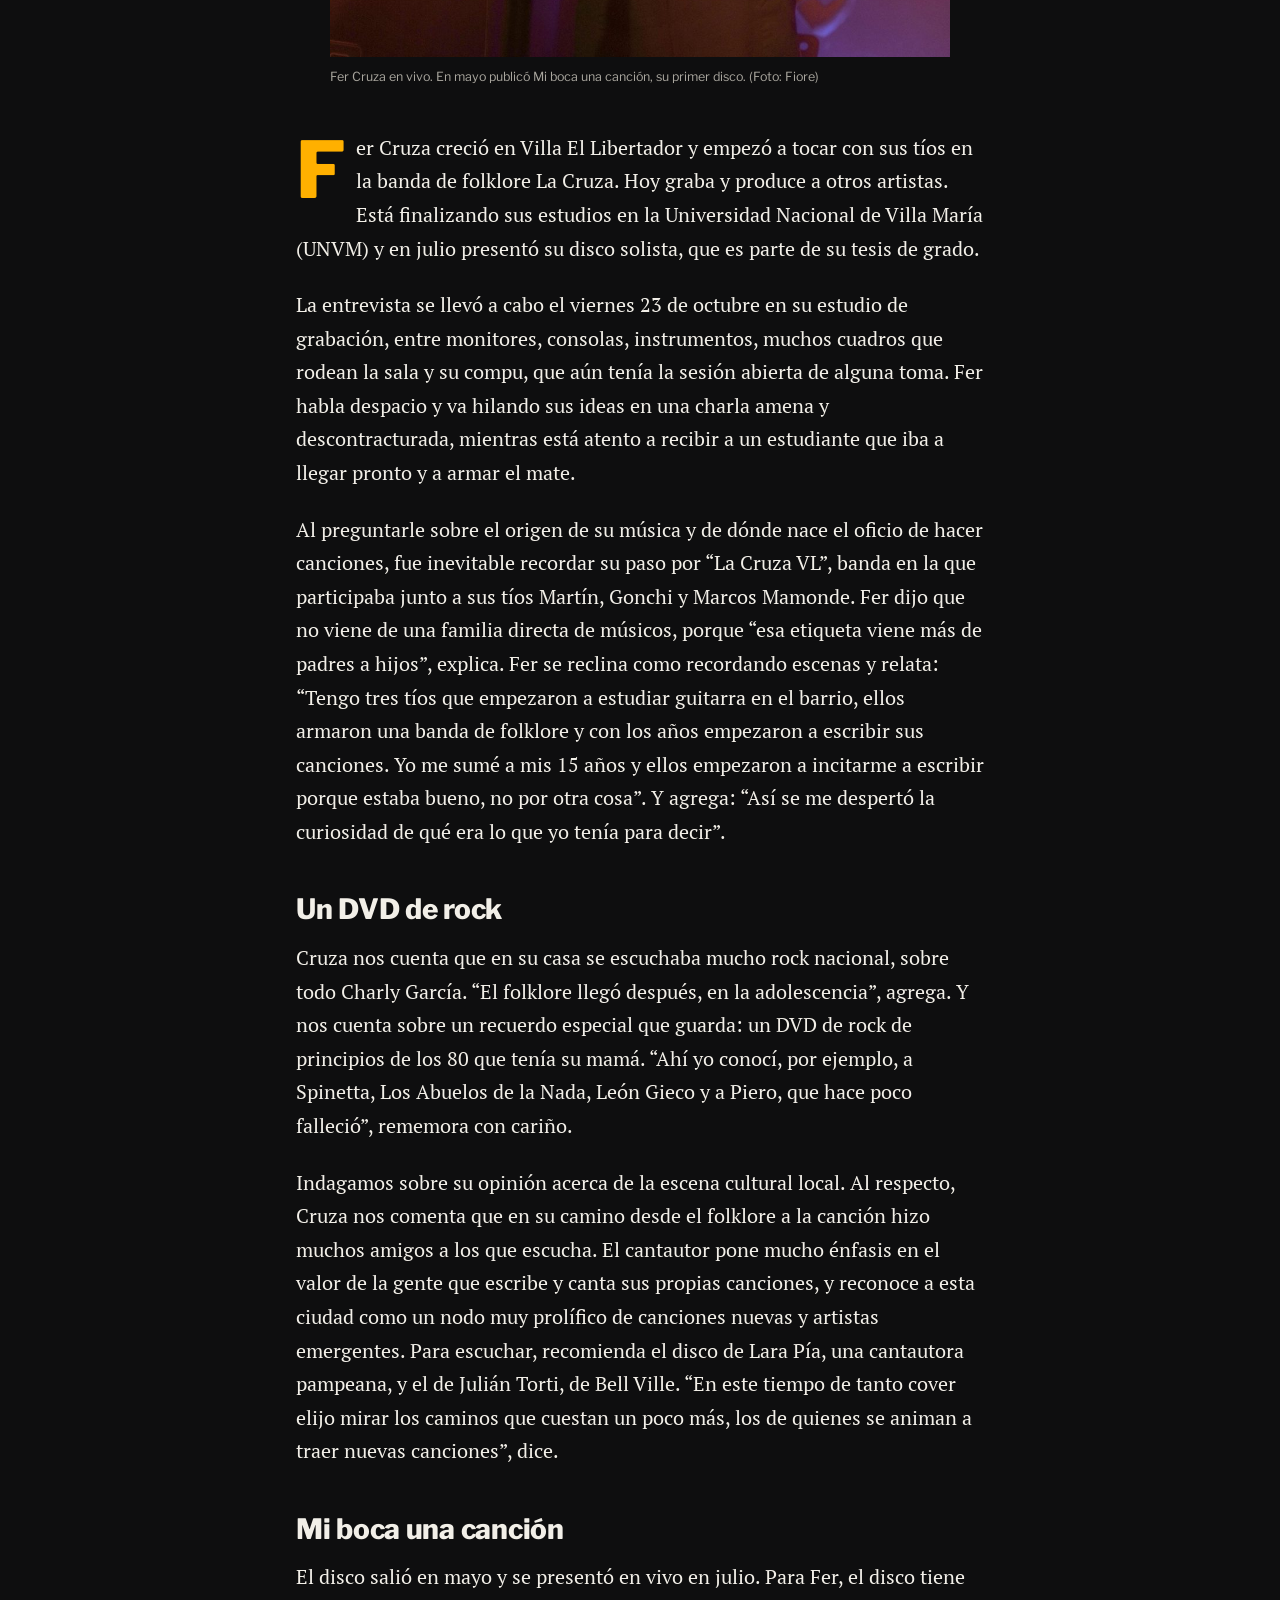
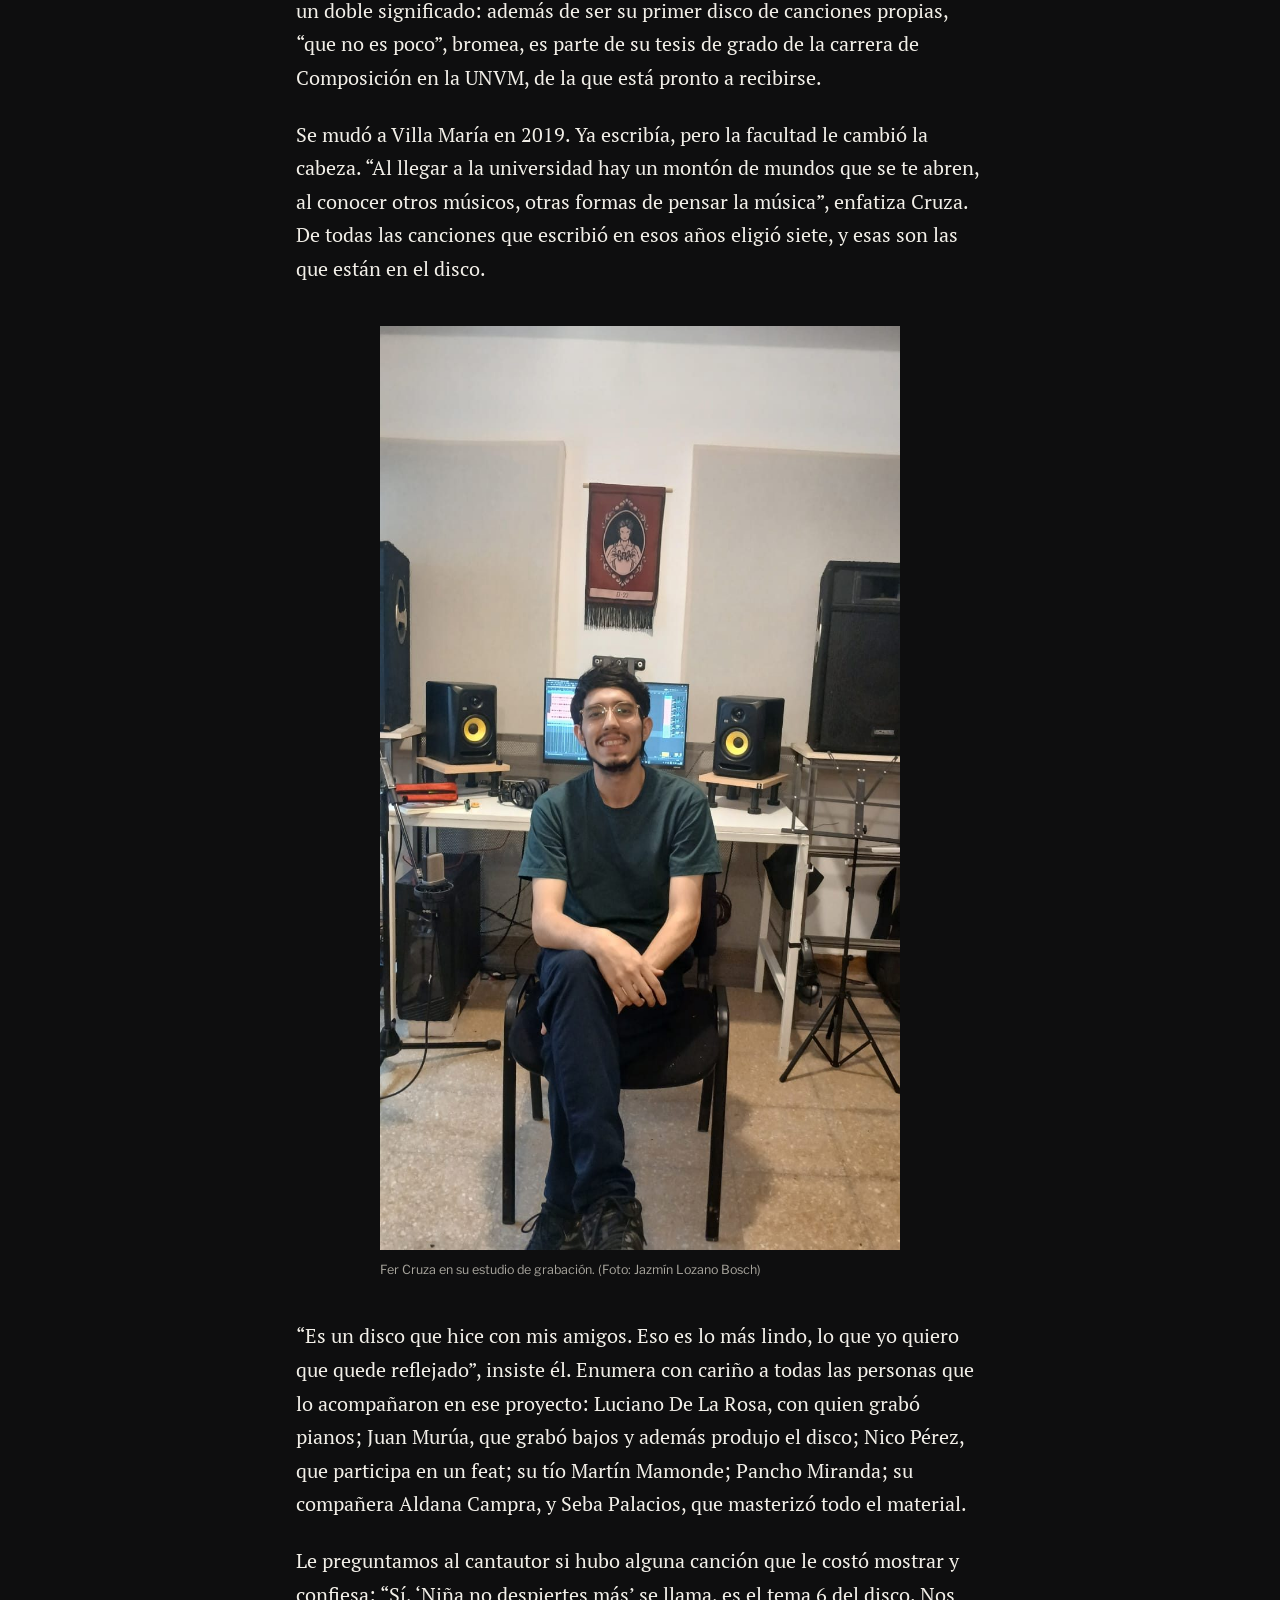
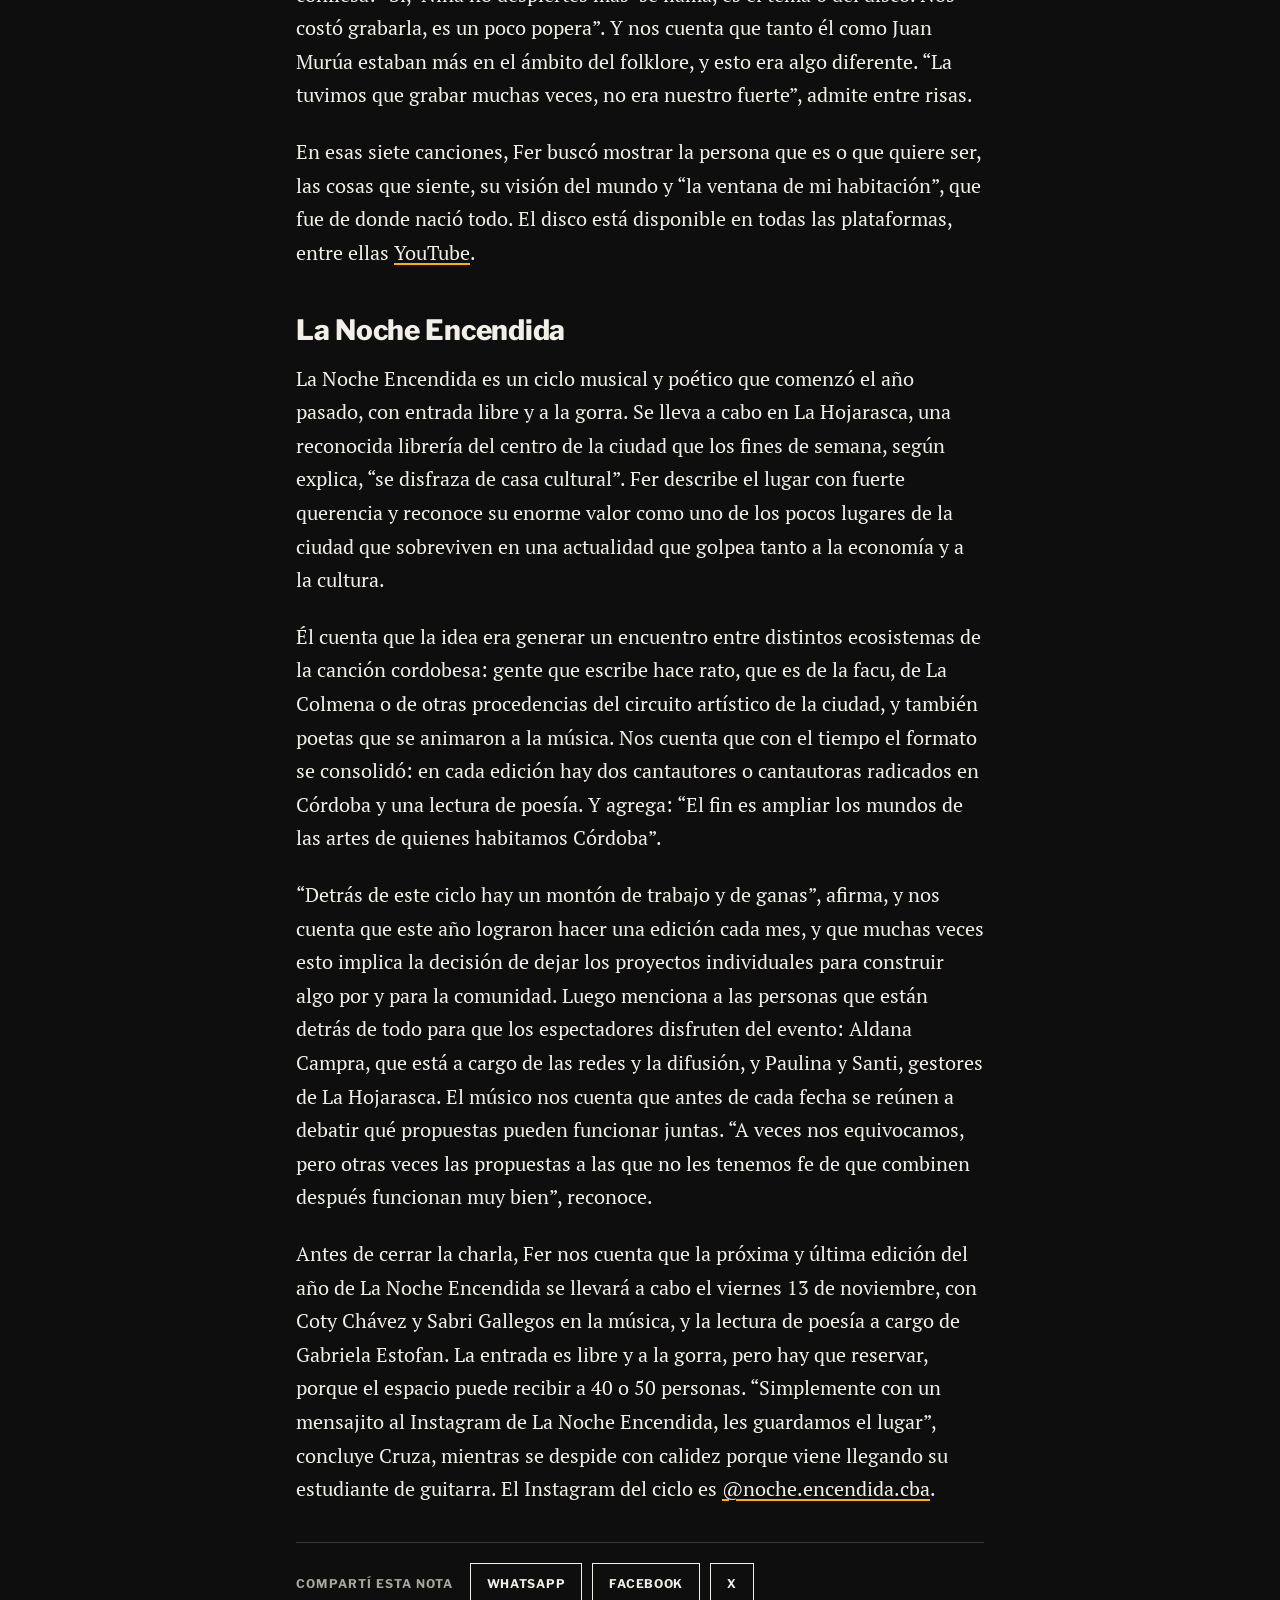
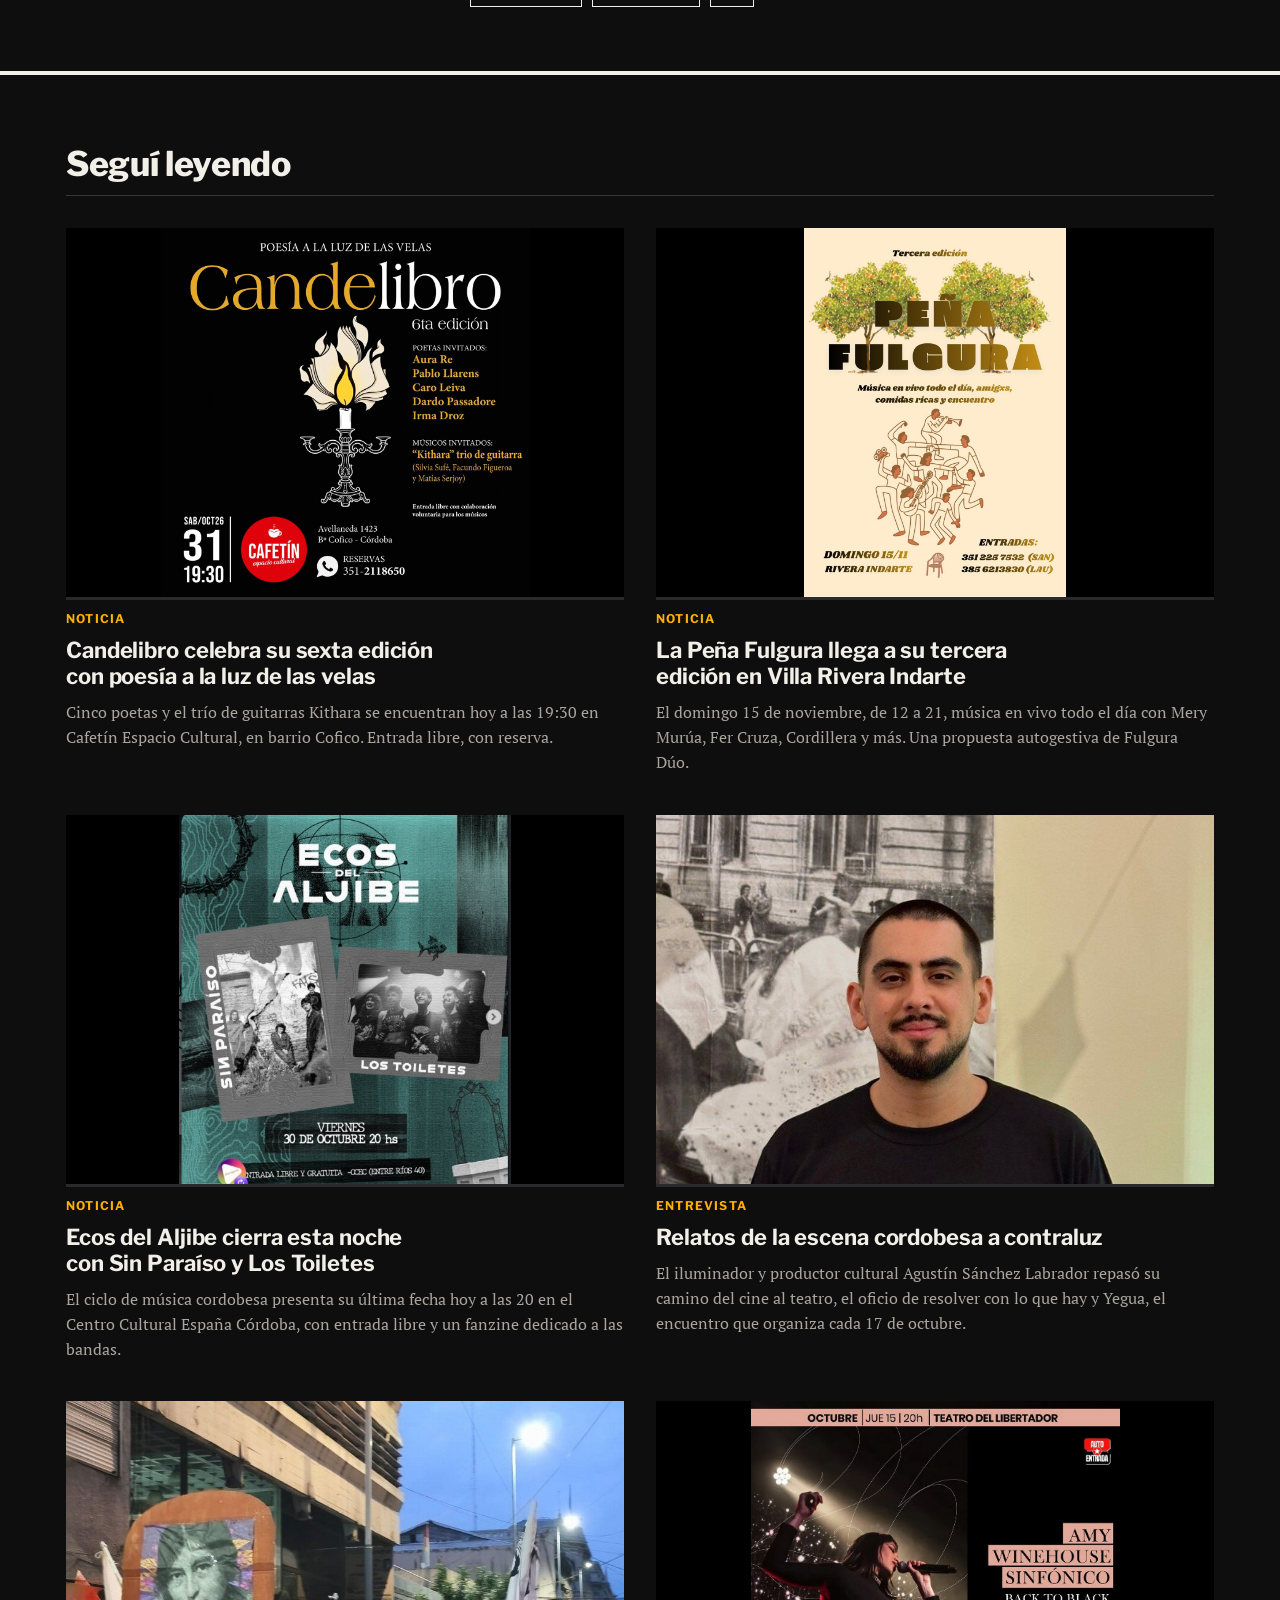
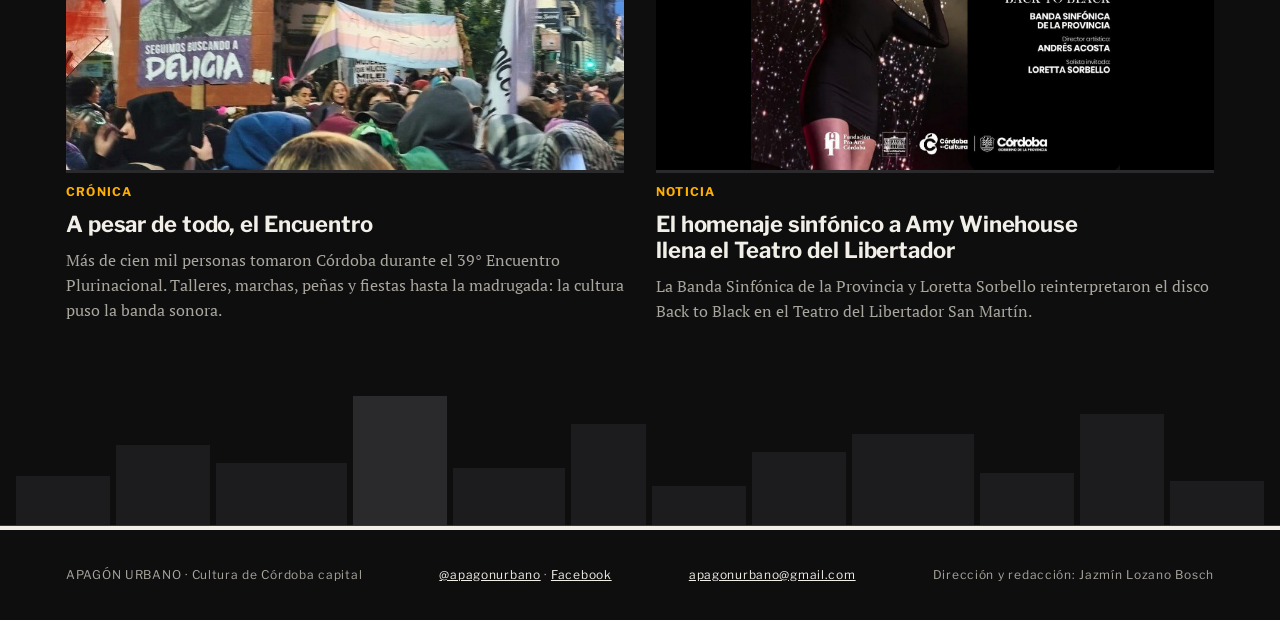
<file: fer-cruza.html>
<!doctype html>
<html lang="es">
<head>
<meta charset="utf-8">
<meta name="viewport" content="width=device-width, initial-scale=1, viewport-fit=cover">
<title>Un disco con mis amigos: entrevista a Fer Cruza · Apagón Urbano</title>
<meta name="description" content="Fer Cruza, músico, compositor, guitarrista y productor musical, habló con Apagón Urbano sobre sus inicios en la música, sobre Mi boca una canción, su primer disco de canciones propias, y sobre La Noche Encendida, un ciclo de cantautores y poetas cordobeses que organiza en La Hojarasca Libros junto a otros colegas.">
<link rel="icon" href="favicon.ico" sizes="any">
<link rel="icon" type="image/png" href="assets/icono.png">
<link rel="apple-touch-icon" href="assets/apple-touch-icon.png">
<meta property="og:url" content="https://apagonurbano.com.ar/fer-cruza.html">
<link rel="canonical" href="https://apagonurbano.com.ar/fer-cruza.html">
<meta property="og:type" content="website">
<meta property="og:site_name" content="Apagón Urbano">
<meta property="og:title" content="Un disco con mis amigos: entrevista a Fer Cruza · Apagón Urbano">
<meta property="og:description" content="Fer Cruza, músico, compositor, guitarrista y productor musical, habló con Apagón Urbano sobre sus inicios en la música, sobre Mi boca una canción, su primer disco de canciones propias, y sobre La Noche Encendida, un ciclo de cantautores y poetas cordobeses que organiza en La Hojarasca Libros junto a otros colegas.">
<meta property="og:image" content="https://apagonurbano.com.ar/assets/fotos/fer-cruza-vivo.jpg">
<meta name="twitter:card" content="summary_large_image">
<link rel="preconnect" href="https://fonts.googleapis.com">
<link rel="preconnect" href="https://fonts.gstatic.com" crossorigin>
<link rel="stylesheet" href="https://fonts.googleapis.com/css2?family=Bebas+Neue&amp;family=Libre+Franklin:wght@400;600;700;800;900&amp;family=PT+Serif:ital,wght@0,400;0,700;1,400&amp;family=Space+Mono:wght@700&amp;display=swap">
<link rel="stylesheet" href="styles.css">
<link rel="stylesheet" href="tipografia.css">
</head>
<body>
<header class="masthead chica" id="apagon-urbano">
  <div class="wrap">
    <div class="mh-top">
      <div class="mh-marca">
        <a class="marca grande" href="index.html" aria-label="Apagón Urbano, ir a la portada">
          <span class="iso" aria-hidden="true"><span></span><span></span><span></span></span>
          <span class="marca-txt"><b>APAGÓN</b><small>URBANO</small></span>
        </a>
        <p class="lema">Cuando la luz se apaga, la cultura <em>se enciende</em>.</p>
      </div>
      <div class="mh-lado">
        <div class="redes">
        <a href="https://www.instagram.com/apagonurbano/" target="_blank" rel="noopener" aria-label="Instagram de Apagón Urbano"><svg aria-hidden="true" viewBox="0 0 24 24" width="20" height="20" fill="none" stroke="currentColor" stroke-width="2"><rect x="3" y="3" width="18" height="18" rx="5"></rect><circle cx="12" cy="12" r="4"></circle><circle cx="17.5" cy="6.5" r="1" fill="currentColor" stroke="none"></circle></svg></a>
        <a href="https://www.facebook.com/profile.php?id=61595985333077" target="_blank" rel="noopener" aria-label="Fanpage de Apagón Urbano en Facebook"><svg aria-hidden="true" viewBox="0 0 24 24" width="20" height="20" fill="none" stroke="currentColor" stroke-width="2"><path d="M15 3h-2.5A3.5 3.5 0 0 0 9 6.5V9H6.5v3.5H9V21h3.5v-8.5H15l.5-3.5h-3V7a1 1 0 0 1 1-1H15z"></path></svg></a>
      </div>
      </div>
    </div>
  </div>
</header>
<nav class="menu-barra" aria-label="Secciones">
  <div class="wrap">
    <ul>
      <li><a href="index.html">Inicio</a></li>
      <li><a href="index.html#quienes-somos">Quiénes somos</a></li>
      <li><a href="cronicas.html">Crónicas</a></li>
      <li><a href="entrevistas.html">Entrevistas</a></li>
      <li><a href="noticias.html">Noticias</a></li>
      <li><a href="index.html#agenda">Agenda</a></li>
      <li><a href="index.html#contacto">Contacto</a></li>
    </ul>
  </div>
</nav>
<main>
  <article>
    <header class="articulo-cab">
      <div class="wrap">
        <a class="volver" href="index.html">← Portada</a>
        <div><span class="label tipo">Entrevista</span><span class="label seccion-nota">Entrevista a Fer Cruza</span></div>
        <h1>Un disco con mis amigos</h1>
        <p class="bajada">Fer Cruza, músico, compositor, guitarrista y productor musical, habló con Apagón Urbano sobre sus inicios en la música, sobre “Mi boca una canción”, su primer disco de canciones propias, y sobre La Noche Encendida, un ciclo de cantautores y poetas cordobeses que organiza en La Hojarasca Libros junto a otros colegas.</p>
        <div class="firma-nota"><span>Por <b>Jazmín Lozano Bosch</b></span><span>30 de octubre de 2026</span></div>
      </div>
    </header>
    <div class="foto-principal vertical">
      <figure><img src="assets/fotos/fer-cruza-vivo.jpg" alt="Fer Cruza canta y toca la guitarra en vivo, bajo una luz cálida."><figcaption>Fer Cruza en vivo. En mayo publicó Mi boca una canción, su primer disco. (Foto: Fiore)</figcaption></figure>
    </div>
    <div class="lectura">
<p>Fer Cruza creció en Villa El Libertador y empezó a tocar con sus tíos en la banda de folklore La Cruza. Hoy graba y produce a otros artistas. Está finalizando sus estudios en la Universidad Nacional de Villa María (UNVM) y en julio presentó su disco solista, que es parte de su tesis de grado.</p>
<p>La entrevista se llevó a cabo el viernes 23 de octubre en su estudio de grabación, entre monitores, consolas, instrumentos, muchos cuadros que rodean la sala y su compu, que aún tenía la sesión abierta de alguna toma. Fer habla despacio y va hilando sus ideas en una charla amena y descontracturada, mientras está atento a recibir a un estudiante que iba a llegar pronto y a armar el mate.</p>
<p>Al preguntarle sobre el origen de su música y de dónde nace el oficio de hacer canciones, fue inevitable recordar su paso por “La Cruza VL”, banda en la que participaba junto a sus tíos Martín, Gonchi y Marcos Mamonde. Fer dijo que no viene de una familia directa de músicos, porque “esa etiqueta viene más de padres a hijos”, explica. Fer se reclina como recordando escenas y relata: “Tengo tres tíos que empezaron a estudiar guitarra en el barrio, ellos armaron una banda de folklore y con los años empezaron a escribir sus canciones. Yo me sumé a mis 15 años y ellos empezaron a incitarme a escribir porque estaba bueno, no por otra cosa”. Y agrega: “Así se me despertó la curiosidad de qué era lo que yo tenía para decir”.</p>
<h2>Un DVD de rock</h2>
<p>Cruza nos cuenta que en su casa se escuchaba mucho rock nacional, sobre todo Charly García. “El folklore llegó después, en la adolescencia”, agrega. Y nos cuenta sobre un recuerdo especial que guarda: un DVD de rock de principios de los 80 que tenía su mamá. “Ahí yo conocí, por ejemplo, a Spinetta, Los Abuelos de la Nada, León Gieco y a Piero, que hace poco falleció”, rememora con cariño.</p>
<p>Indagamos sobre su opinión acerca de la escena cultural local. Al respecto, Cruza nos comenta que en su camino desde el folklore a la canción hizo muchos amigos a los que escucha. El cantautor pone mucho énfasis en el valor de la gente que escribe y canta sus propias canciones, y reconoce a esta ciudad como un nodo muy prolífico de canciones nuevas y artistas emergentes. Para escuchar, recomienda el disco de Lara Pía, una cantautora pampeana, y el de Julián Torti, de Bell Ville. “En este tiempo de tanto cover elijo mirar los caminos que cuestan un poco más, los de quienes se animan a traer nuevas canciones”, dice.</p>
<h2>Mi boca una canción</h2>
<p>El disco salió en mayo y se presentó en vivo en julio. Para Fer, el disco tiene un doble significado: además de ser su primer disco de canciones propias, “que no es poco”, bromea, es parte de su tesis de grado de la carrera de Composición en la UNVM, de la que está pronto a recibirse.</p>
<p>Se mudó a Villa María en 2019. Ya escribía, pero la facultad le cambió la cabeza. “Al llegar a la universidad hay un montón de mundos que se te abren, al conocer otros músicos, otras formas de pensar la música”, enfatiza Cruza. De todas las canciones que escribió en esos años eligió siete, y esas son las que están en el disco.</p>
<figure class="vertical"><img src="assets/fotos/fer-cruza-estudio.jpg" alt="Fer Cruza sentado en su estudio de grabación, frente a los monitores y la computadora." loading="lazy"><figcaption>Fer Cruza en su estudio de grabación. (Foto: Jazmín Lozano Bosch)</figcaption></figure>
<p>“Es un disco que hice con mis amigos. Eso es lo más lindo, lo que yo quiero que quede reflejado”, insiste él. Enumera con cariño a todas las personas que lo acompañaron en ese proyecto: Luciano De La Rosa, con quien grabó pianos; Juan Murúa, que grabó bajos y además produjo el disco; Nico Pérez, que participa en un feat; su tío Martín Mamonde; Pancho Miranda; su compañera Aldana Campra, y Seba Palacios, que masterizó todo el material.</p>
<p>Le preguntamos al cantautor si hubo alguna canción que le costó mostrar y confiesa: “Sí, ‘Niña no despiertes más’ se llama, es el tema 6 del disco. Nos costó grabarla, es un poco popera”. Y nos cuenta que tanto él como Juan Murúa estaban más en el ámbito del folklore, y esto era algo diferente. “La tuvimos que grabar muchas veces, no era nuestro fuerte”, admite entre risas.</p>
<p>En esas siete canciones, Fer buscó mostrar la persona que es o que quiere ser, las cosas que siente, su visión del mundo y “la ventana de mi habitación”, que fue de donde nació todo. El disco está disponible en todas las plataformas, entre ellas <a href="https://youtube.com/channel/UCEr-95gwoK9q6WPgSrbsVsA" target="_blank" rel="noopener">YouTube</a>.</p>
<h2>La Noche Encendida</h2>
<p>La Noche Encendida es un ciclo musical y poético que comenzó el año pasado, con entrada libre y a la gorra. Se lleva a cabo en La Hojarasca, una reconocida librería del centro de la ciudad que los fines de semana, según explica, “se disfraza de casa cultural”. Fer describe el lugar con fuerte querencia y reconoce su enorme valor como uno de los pocos lugares de la ciudad que sobreviven en una actualidad que golpea tanto a la economía y a la cultura.</p>
<p>Él cuenta que la idea era generar un encuentro entre distintos ecosistemas de la canción cordobesa: gente que escribe hace rato, que es de la facu, de La Colmena o de otras procedencias del circuito artístico de la ciudad, y también poetas que se animaron a la música. Nos cuenta que con el tiempo el formato se consolidó: en cada edición hay dos cantautores o cantautoras radicados en Córdoba y una lectura de poesía. Y agrega: “El fin es ampliar los mundos de las artes de quienes habitamos Córdoba”.</p>
<p>“Detrás de este ciclo hay un montón de trabajo y de ganas”, afirma, y nos cuenta que este año lograron hacer una edición cada mes, y que muchas veces esto implica la decisión de dejar los proyectos individuales para construir algo por y para la comunidad. Luego menciona a las personas que están detrás de todo para que los espectadores disfruten del evento: Aldana Campra, que está a cargo de las redes y la difusión, y Paulina y Santi, gestores de La Hojarasca. El músico nos cuenta que antes de cada fecha se reúnen a debatir qué propuestas pueden funcionar juntas. “A veces nos equivocamos, pero otras veces las propuestas a las que no les tenemos fe de que combinen después funcionan muy bien”, reconoce.</p>
<p>Antes de cerrar la charla, Fer nos cuenta que la próxima y última edición del año de La Noche Encendida se llevará a cabo el viernes 13 de noviembre, con Coty Chávez y Sabri Gallegos en la música, y la lectura de poesía a cargo de Gabriela Estofan. La entrada es libre y a la gorra, pero hay que reservar, porque el espacio puede recibir a 40 o 50 personas. “Simplemente con un mensajito al Instagram de La Noche Encendida, les guardamos el lugar”, concluye Cruza, mientras se despide con calidez porque viene llegando su estudiante de guitarra. El Instagram del ciclo es <a href="https://www.instagram.com/noche.encendida.cba/" target="_blank" rel="noopener">@noche.encendida.cba</a>.</p>

      <div class="compartir">
        <span class="label">Compartí esta nota</span>
        <a class="btn btn-linea" id="sh-wa" href="https://wa.me/" target="_blank" rel="noopener">WhatsApp</a>
        <a class="btn btn-linea" id="sh-fb" href="https://www.facebook.com/" target="_blank" rel="noopener">Facebook</a>
        <a class="btn btn-linea" id="sh-x" href="https://twitter.com/" target="_blank" rel="noopener">X</a>
      </div>
    </div>
  </article>
  <section class="bloque mas" aria-labelledby="mas-t">
    <div class="wrap">
      <div class="encabezado"><h2 id="mas-t">Seguí leyendo</h2></div>
      <div class="notas">
<a class="nota" href="candelibro.html">
  <img class="img entera" src="assets/flyers/candelibro.jpg" alt="" loading="lazy">
  <span class="label seccion">Noticia</span>
  <h3>Candelibro celebra su sexta edición con poesía a la luz de las velas</h3>
  <p>Cinco poetas y el trío de guitarras Kithara se encuentran hoy a las 19:30 en Cafetín Espacio Cultural, en barrio Cofico. Entrada libre, con reserva.</p>
</a>
<a class="nota" href="pena-fulgura.html">
  <img class="img entera" src="assets/flyers/pena-fulgura.jpg" alt="" loading="lazy">
  <span class="label seccion">Noticia</span>
  <h3>La Peña Fulgura llega a su tercera edición en Villa Rivera Indarte</h3>
  <p>El domingo 15 de noviembre, de 12 a 21, música en vivo todo el día con Mery Murúa, Fer Cruza, Cordillera y más. Una propuesta autogestiva de Fulgura Dúo.</p>
</a>
<a class="nota" href="ecos-del-aljibe-cierre.html">
  <img class="img entera" src="assets/flyers/ecos-del-aljibe-cierre.jpg" alt="" loading="lazy">
  <span class="label seccion">Noticia</span>
  <h3>Ecos del Aljibe cierra esta noche con Sin Paraíso y Los Toiletes</h3>
  <p>El ciclo de música cordobesa presenta su última fecha hoy a las 20 en el Centro Cultural España Córdoba, con entrada libre y un fanzine dedicado a las bandas.</p>
</a>
<a class="nota" href="agustin-sanchez-labrador.html">
  <img class="img" src="assets/fotos/agustin-carena.jpg" alt="" loading="lazy">
  <span class="label seccion">Entrevista</span>
  <h3>Relatos de la escena cordobesa a contraluz</h3>
  <p>El iluminador y productor cultural Agustín Sánchez Labrador repasó su camino del cine al teatro, el oficio de resolver con lo que hay y Yegua, el encuentro que organiza cada 17 de octubre.</p>
</a>
<a class="nota" href="encuentro-plurinacional.html">
  <img class="img" src="assets/fotos/encuentro-delicia.jpg" alt="" loading="lazy">
  <span class="label seccion">Crónica</span>
  <h3>A pesar de todo, el Encuentro</h3>
  <p>Más de cien mil personas tomaron Córdoba durante el 39° Encuentro Plurinacional. Talleres, marchas, peñas y fiestas hasta la madrugada: la cultura puso la banda sonora.</p>
</a>
<a class="nota" href="amy-winehouse-sinfonico.html">
  <img class="img entera" src="assets/fotos/amy-flyer.jpg" alt="" loading="lazy">
  <span class="label seccion">Noticia</span>
  <h3>El homenaje sinfónico a Amy Winehouse llena el Teatro del Libertador</h3>
  <p>La Banda Sinfónica de la Provincia y Loretta Sorbello reinterpretaron el disco Back to Black en el Teatro del Libertador San Martín.</p>
</a>
      </div>
    </div>
  </section>
  <div class="skyline-fin" aria-hidden="true" style="--off:-14.5s">
    <div class="skyline">
      <i style="height:38%"></i><i style="height:62%"></i><i style="height:48%; flex:1.4"></i><i class="on" style="height:100%"></i><i style="height:44%; flex:1.2"></i><i style="height:78%; flex:.8"></i><i style="height:30%"></i><i style="height:56%"></i><i style="height:70%; flex:1.3"></i><i style="height:40%"></i><i style="height:86%; flex:.9"></i><i style="height:34%"></i>
    </div>
  </div>
</main>
<footer>
  <div class="wrap">
    <span>APAGÓN URBANO · Cultura de Córdoba capital</span>
    <span><a href="https://www.instagram.com/apagonurbano/" target="_blank" rel="noopener">@apagonurbano</a> · <a href="https://www.facebook.com/profile.php?id=61595985333077" target="_blank" rel="noopener">Facebook</a></span>
    <span><a href="mailto:apagonurbano@gmail.com">apagonurbano@gmail.com</a></span>
    <span>Dirección y redacción: Jazmín Lozano Bosch</span>
  </div>
</footer>
<script src="app.js"></script>
</body>
</html>
</file>
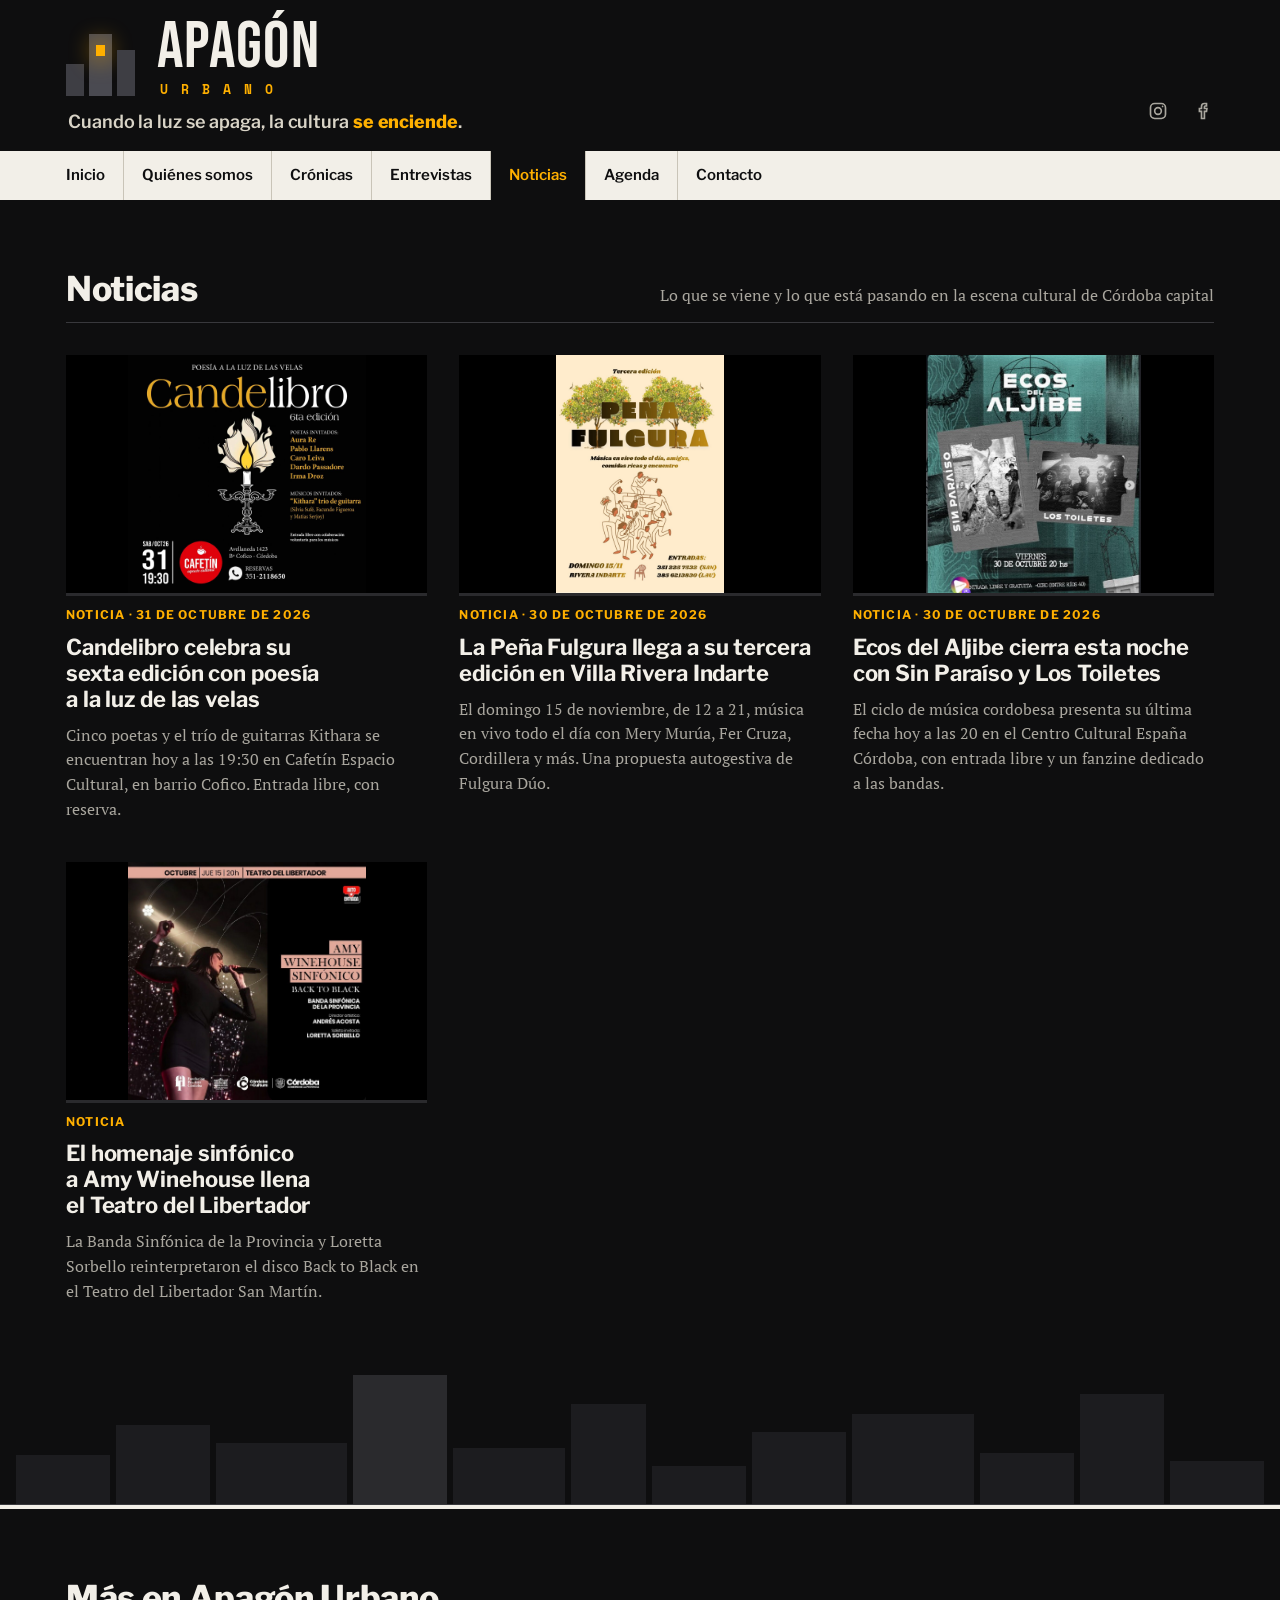
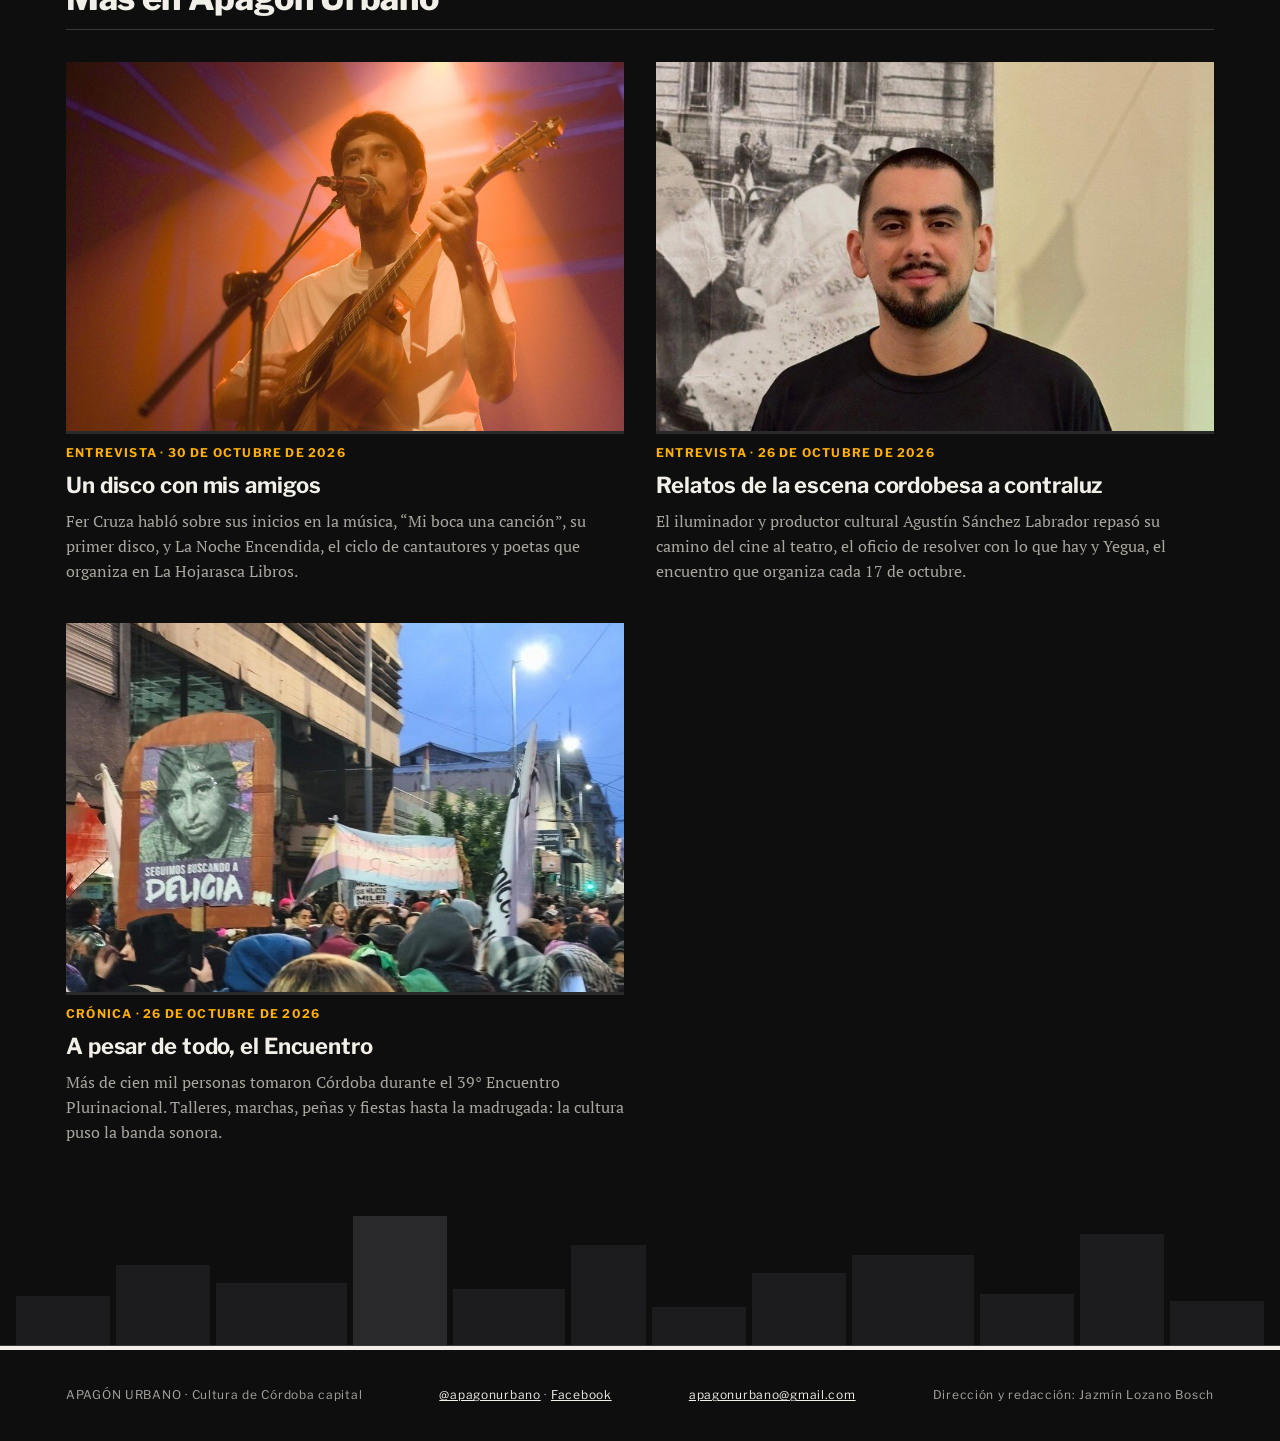
<file: noticias.html>
<!doctype html>
<html lang="es">
<head>
<meta charset="utf-8">
<meta name="viewport" content="width=device-width, initial-scale=1, viewport-fit=cover">
<title>Noticias · Apagón Urbano</title>
<meta name="description" content="Noticias de Apagón Urbano: lo que se viene y lo que está pasando en la escena cultural de Córdoba capital.">
<link rel="icon" href="favicon.ico" sizes="any">
<link rel="icon" type="image/png" href="assets/icono.png">
<link rel="apple-touch-icon" href="assets/apple-touch-icon.png">
<meta property="og:url" content="https://apagonurbano.com.ar/noticias.html">
<link rel="canonical" href="https://apagonurbano.com.ar/noticias.html">
<meta property="og:type" content="website">
<meta property="og:site_name" content="Apagón Urbano">
<meta property="og:title" content="Noticias · Apagón Urbano">
<meta property="og:description" content="Noticias de Apagón Urbano: lo que se viene y lo que está pasando en la escena cultural de Córdoba capital.">
<meta property="og:image" content="https://apagonurbano.com.ar/assets/fotos/fer-cruza-vivo.jpg">
<meta name="twitter:card" content="summary_large_image">
<link rel="preconnect" href="https://fonts.googleapis.com">
<link rel="preconnect" href="https://fonts.gstatic.com" crossorigin>
<link rel="stylesheet" href="https://fonts.googleapis.com/css2?family=Bebas+Neue&amp;family=Libre+Franklin:wght@400;600;700;800;900&amp;family=PT+Serif:ital,wght@0,400;0,700;1,400&amp;family=Space+Mono:wght@700&amp;display=swap">
<link rel="stylesheet" href="styles.css">
<link rel="stylesheet" href="tipografia.css">
</head>
<body>
<header class="masthead chica" id="apagon-urbano">
  <div class="wrap">
    <div class="mh-top">
      <div class="mh-marca">
        <a class="marca grande" href="index.html" aria-label="Apagón Urbano, ir a la portada">
          <span class="iso" aria-hidden="true"><span></span><span></span><span></span></span>
          <span class="marca-txt"><b>APAGÓN</b><small>URBANO</small></span>
        </a>
        <p class="lema">Cuando la luz se apaga, la cultura <em>se enciende</em>.</p>
      </div>
      <div class="mh-lado">
        <div class="redes">
        <a href="https://www.instagram.com/apagonurbano/" target="_blank" rel="noopener" aria-label="Instagram de Apagón Urbano"><svg aria-hidden="true" viewBox="0 0 24 24" width="20" height="20" fill="none" stroke="currentColor" stroke-width="2"><rect x="3" y="3" width="18" height="18" rx="5"></rect><circle cx="12" cy="12" r="4"></circle><circle cx="17.5" cy="6.5" r="1" fill="currentColor" stroke="none"></circle></svg></a>
        <a href="https://www.facebook.com/profile.php?id=61595985333077" target="_blank" rel="noopener" aria-label="Fanpage de Apagón Urbano en Facebook"><svg aria-hidden="true" viewBox="0 0 24 24" width="20" height="20" fill="none" stroke="currentColor" stroke-width="2"><path d="M15 3h-2.5A3.5 3.5 0 0 0 9 6.5V9H6.5v3.5H9V21h3.5v-8.5H15l.5-3.5h-3V7a1 1 0 0 1 1-1H15z"></path></svg></a>
      </div>
      </div>
    </div>
  </div>
</header>
<nav class="menu-barra" aria-label="Secciones">
  <div class="wrap">
    <ul>
      <li><a href="index.html">Inicio</a></li>
      <li><a href="index.html#quienes-somos">Quiénes somos</a></li>
      <li><a href="cronicas.html">Crónicas</a></li>
      <li><a href="entrevistas.html">Entrevistas</a></li>
      <li><a href="noticias.html" aria-current="page">Noticias</a></li>
      <li><a href="index.html#agenda">Agenda</a></li>
      <li><a href="index.html#contacto">Contacto</a></li>
    </ul>
  </div>
</nav>
<main>
  <section class="bloque" id="notas">
    <div class="wrap">
      <div class="encabezado">
        <h1>Noticias</h1>
        <p>Lo que se viene y lo que está pasando en la escena cultural de Córdoba capital</p>
      </div>
      <div class="notas">
<a class="nota" href="candelibro.html">
  <img class="img entera" src="assets/flyers/candelibro.jpg" alt="" loading="lazy">
  <span class="label seccion">Noticia · 31 de octubre de 2026</span>
  <h3>Candelibro celebra su sexta edición con poesía a la luz de las velas</h3>
  <p>Cinco poetas y el trío de guitarras Kithara se encuentran hoy a las 19:30 en Cafetín Espacio Cultural, en barrio Cofico. Entrada libre, con reserva.</p>
</a>
<a class="nota" href="pena-fulgura.html">
  <img class="img entera" src="assets/flyers/pena-fulgura.jpg" alt="" loading="lazy">
  <span class="label seccion">Noticia · 30 de octubre de 2026</span>
  <h3>La Peña Fulgura llega a su tercera edición en Villa Rivera Indarte</h3>
  <p>El domingo 15 de noviembre, de 12 a 21, música en vivo todo el día con Mery Murúa, Fer Cruza, Cordillera y más. Una propuesta autogestiva de Fulgura Dúo.</p>
</a>
<a class="nota" href="ecos-del-aljibe-cierre.html">
  <img class="img entera" src="assets/flyers/ecos-del-aljibe-cierre.jpg" alt="" loading="lazy">
  <span class="label seccion">Noticia · 30 de octubre de 2026</span>
  <h3>Ecos del Aljibe cierra esta noche con Sin Paraíso y Los Toiletes</h3>
  <p>El ciclo de música cordobesa presenta su última fecha hoy a las 20 en el Centro Cultural España Córdoba, con entrada libre y un fanzine dedicado a las bandas.</p>
</a>
<a class="nota" href="amy-winehouse-sinfonico.html">
  <img class="img entera" src="assets/fotos/amy-flyer.jpg" alt="" loading="lazy">
  <span class="label seccion">Noticia</span>
  <h3>El homenaje sinfónico a Amy Winehouse llena el Teatro del Libertador</h3>
  <p>La Banda Sinfónica de la Provincia y Loretta Sorbello reinterpretaron el disco Back to Black en el Teatro del Libertador San Martín.</p>
</a>
      </div>
    </div>
  </section>
  <div class="skyline-fin" aria-hidden="true" style="--off:-14.5s">
    <div class="skyline">
      <i style="height:38%"></i><i style="height:62%"></i><i style="height:48%; flex:1.4"></i><i class="on" style="height:100%"></i><i style="height:44%; flex:1.2"></i><i style="height:78%; flex:.8"></i><i style="height:30%"></i><i style="height:56%"></i><i style="height:70%; flex:1.3"></i><i style="height:40%"></i><i style="height:86%; flex:.9"></i><i style="height:34%"></i>
    </div>
  </div>
  <section class="bloque mas" aria-labelledby="mas-t">
    <div class="wrap">
      <div class="encabezado"><h2 id="mas-t">Más en Apagón Urbano</h2></div>
      <div class="notas">
<a class="nota" href="fer-cruza.html">
  <img class="img" src="assets/fotos/fer-cruza-vivo.jpg" alt="" loading="lazy">
  <span class="label seccion">Entrevista · 30 de octubre de 2026</span>
  <h3>Un disco con mis amigos</h3>
  <p>Fer Cruza habló sobre sus inicios en la música, “Mi boca una canción”, su primer disco, y La Noche Encendida, el ciclo de cantautores y poetas que organiza en La Hojarasca Libros.</p>
</a>
<a class="nota" href="agustin-sanchez-labrador.html">
  <img class="img" src="assets/fotos/agustin-carena.jpg" alt="" loading="lazy">
  <span class="label seccion">Entrevista · 26 de octubre de 2026</span>
  <h3>Relatos de la escena cordobesa a contraluz</h3>
  <p>El iluminador y productor cultural Agustín Sánchez Labrador repasó su camino del cine al teatro, el oficio de resolver con lo que hay y Yegua, el encuentro que organiza cada 17 de octubre.</p>
</a>
<a class="nota" href="encuentro-plurinacional.html">
  <img class="img" src="assets/fotos/encuentro-delicia.jpg" alt="" loading="lazy">
  <span class="label seccion">Crónica · 26 de octubre de 2026</span>
  <h3>A pesar de todo, el Encuentro</h3>
  <p>Más de cien mil personas tomaron Córdoba durante el 39° Encuentro Plurinacional. Talleres, marchas, peñas y fiestas hasta la madrugada: la cultura puso la banda sonora.</p>
</a>
      </div>
    </div>
  </section>
  <div class="skyline-fin" aria-hidden="true" style="--off:-9.8s">
    <div class="skyline">
      <i style="height:38%"></i><i style="height:62%"></i><i style="height:48%; flex:1.4"></i><i class="on" style="height:100%"></i><i style="height:44%; flex:1.2"></i><i style="height:78%; flex:.8"></i><i style="height:30%"></i><i style="height:56%"></i><i style="height:70%; flex:1.3"></i><i style="height:40%"></i><i style="height:86%; flex:.9"></i><i style="height:34%"></i>
    </div>
  </div>
</main>
<footer>
  <div class="wrap">
    <span>APAGÓN URBANO · Cultura de Córdoba capital</span>
    <span><a href="https://www.instagram.com/apagonurbano/" target="_blank" rel="noopener">@apagonurbano</a> · <a href="https://www.facebook.com/profile.php?id=61595985333077" target="_blank" rel="noopener">Facebook</a></span>
    <span><a href="mailto:apagonurbano@gmail.com">apagonurbano@gmail.com</a></span>
    <span>Dirección y redacción: Jazmín Lozano Bosch</span>
  </div>
</footer>
<script src="app.js"></script>
</body>
</html>
</file>
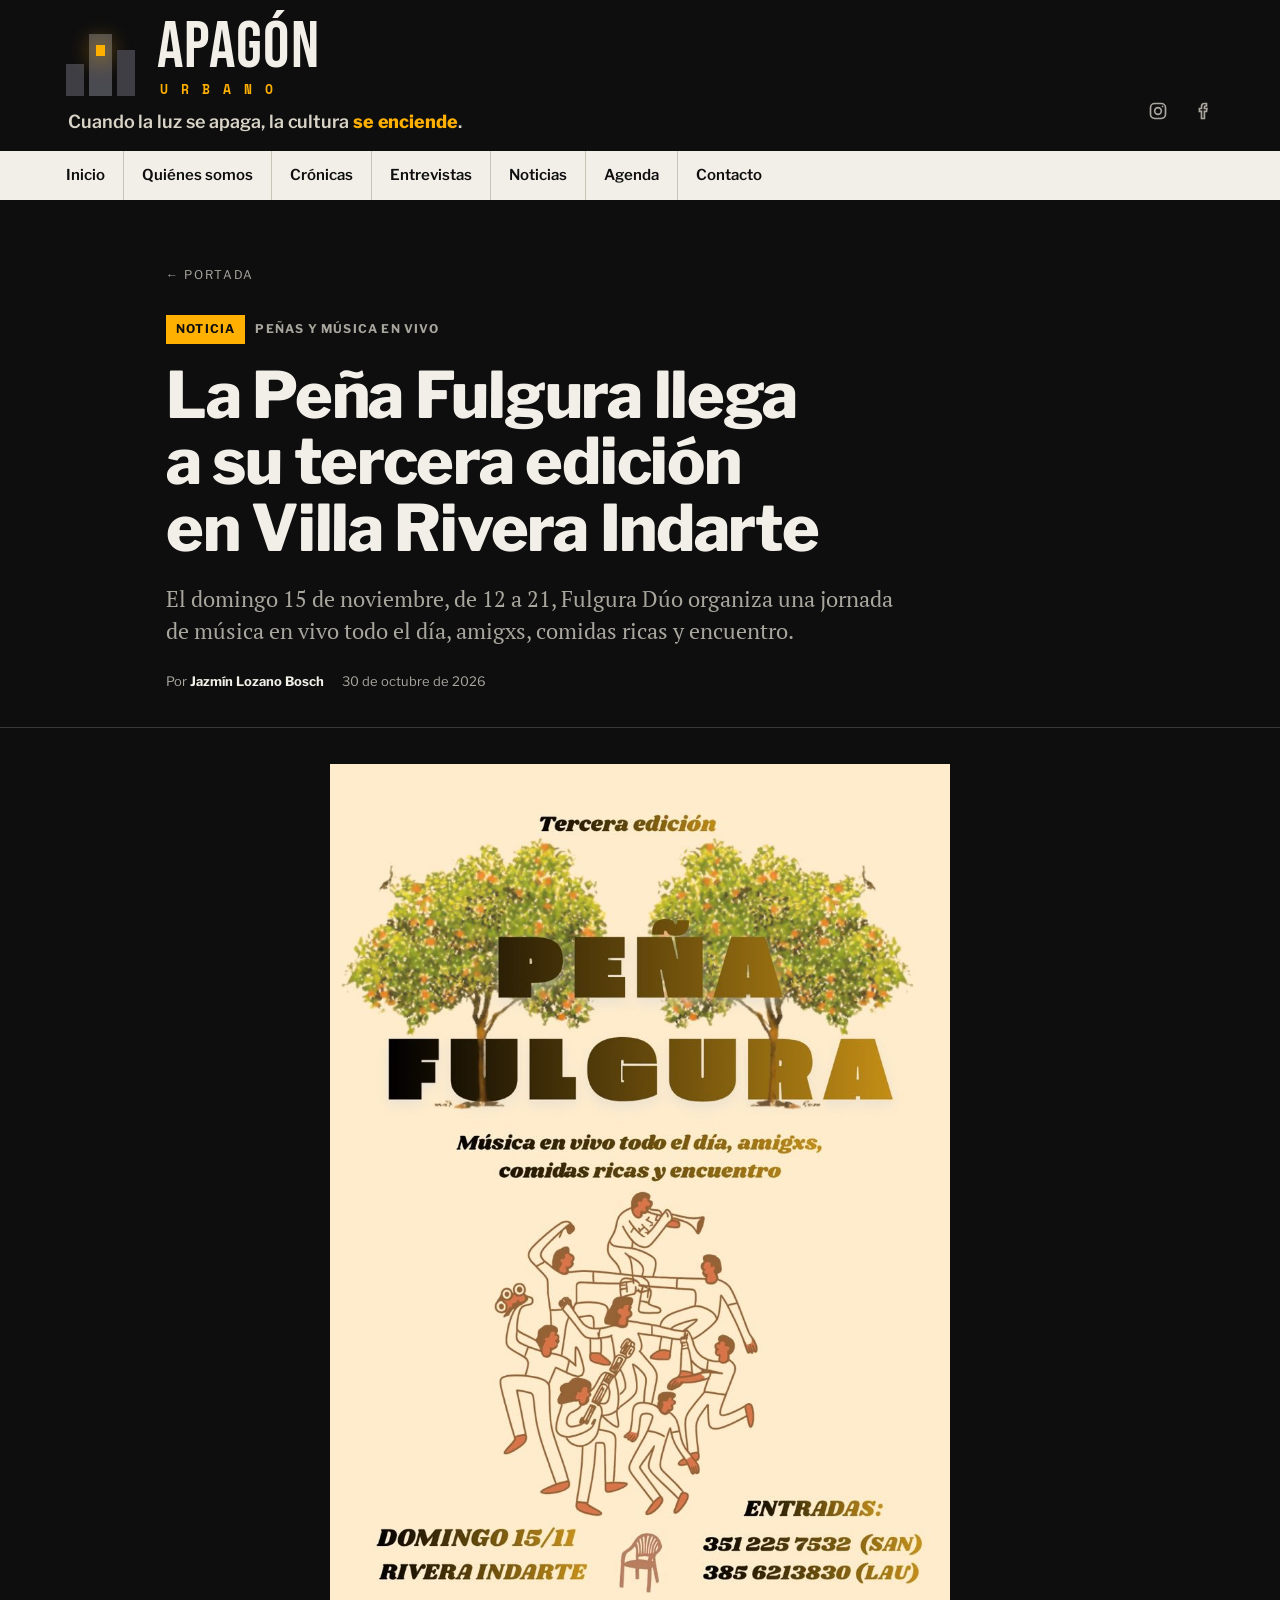
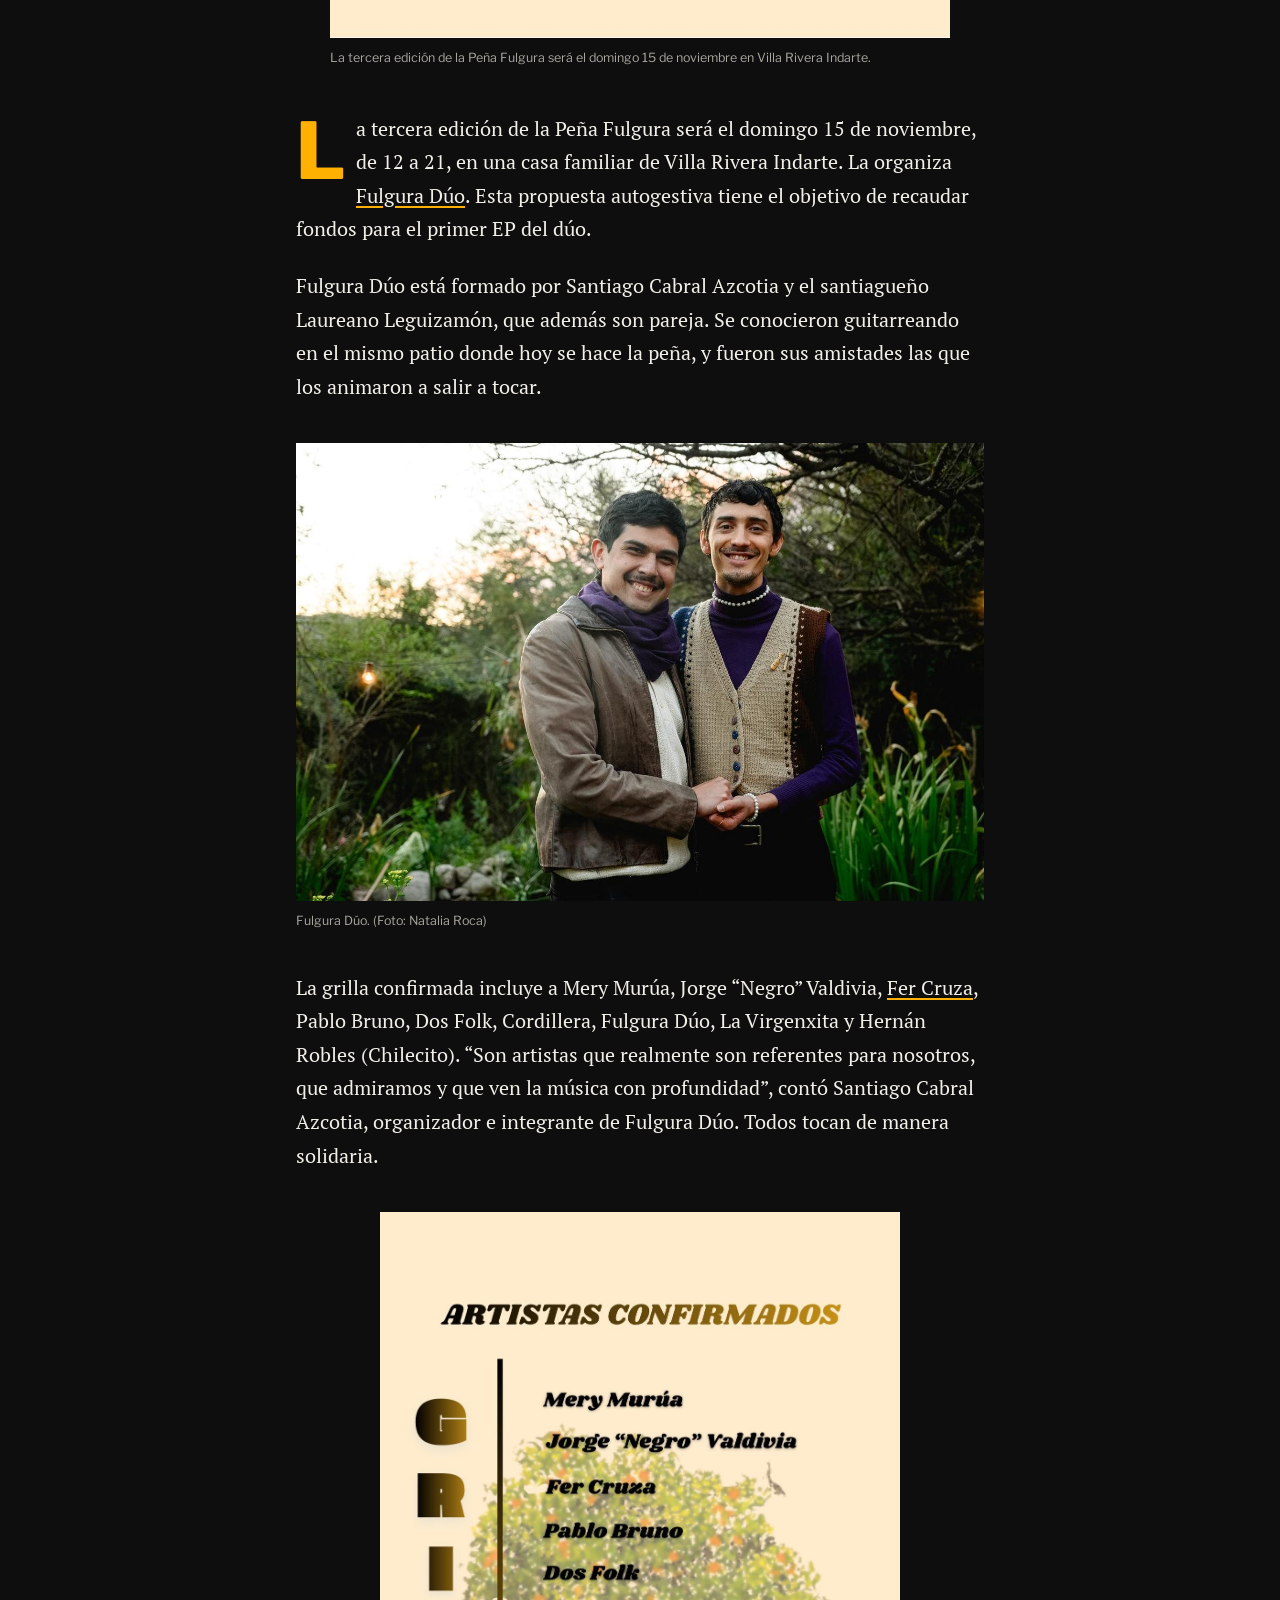
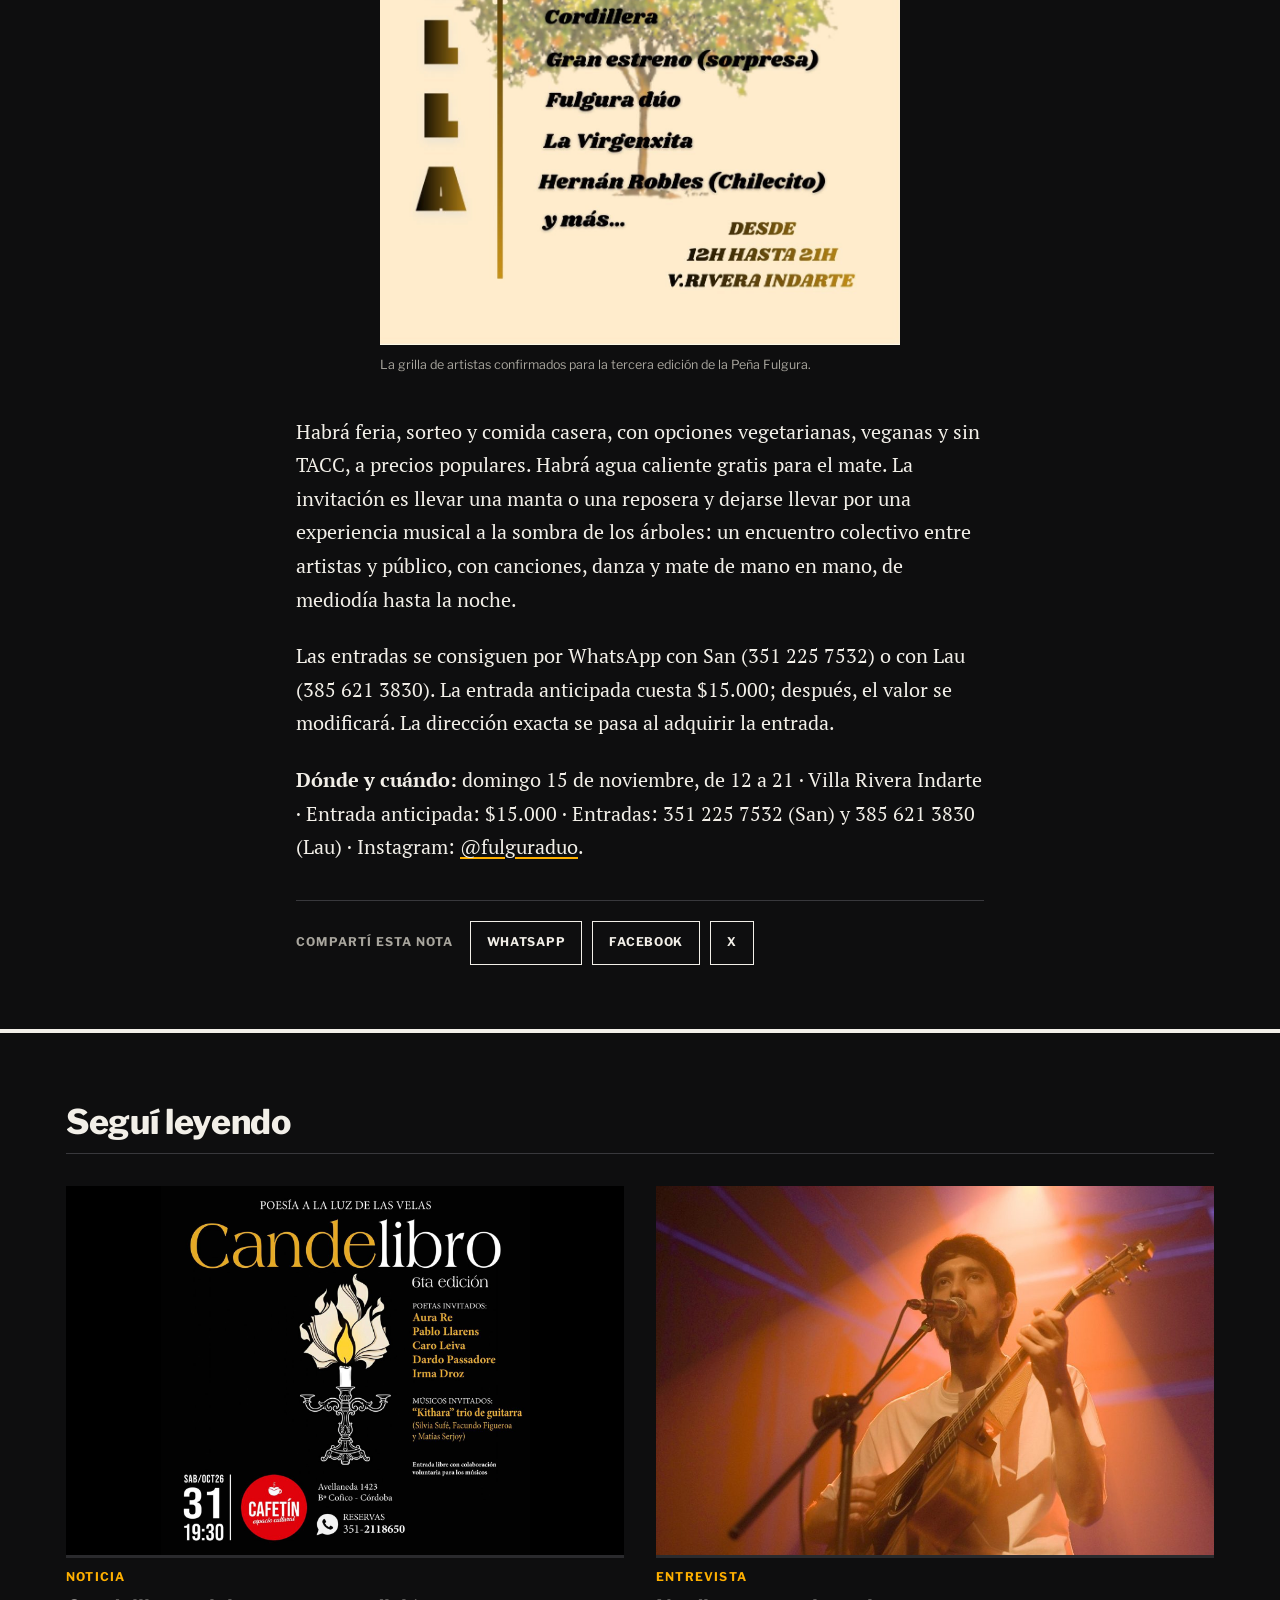
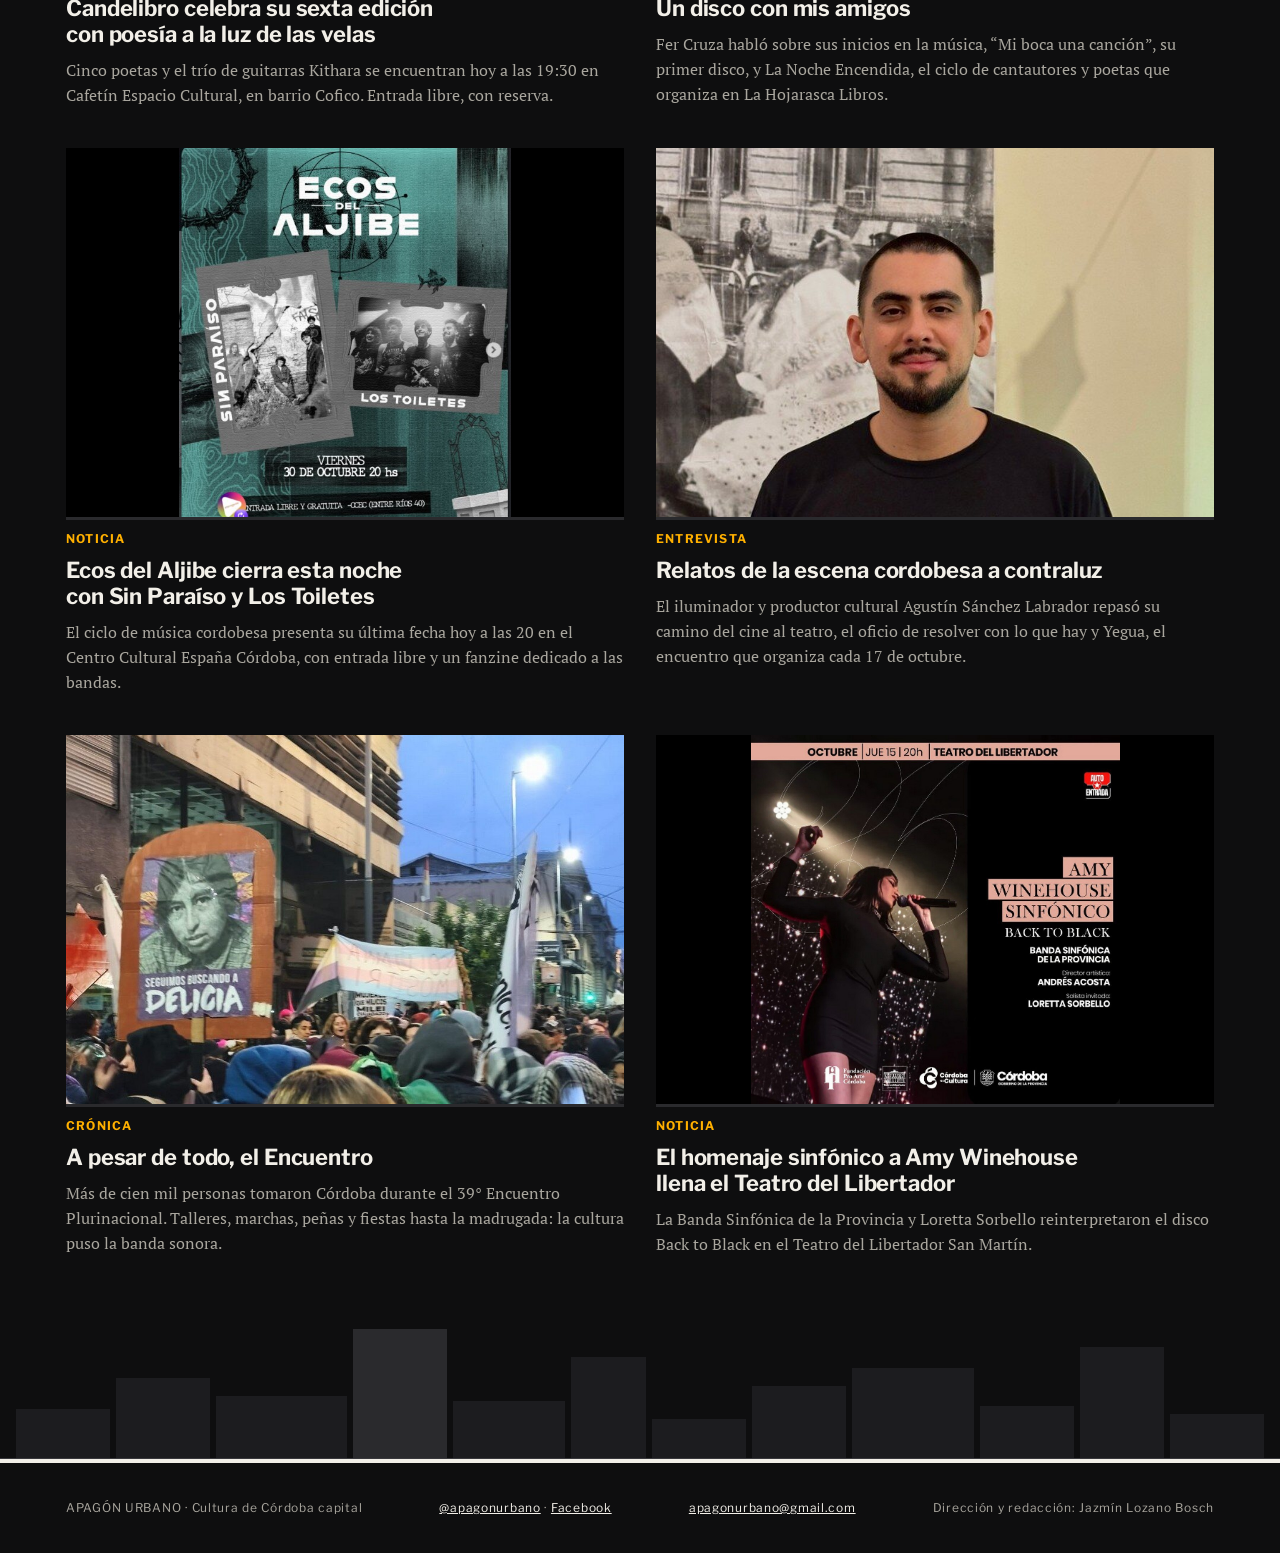
<file: pena-fulgura.html>
<!doctype html>
<html lang="es">
<head>
<meta charset="utf-8">
<meta name="viewport" content="width=device-width, initial-scale=1, viewport-fit=cover">
<title>La Peña Fulgura llega a su tercera edición en Villa Rivera Indarte · Apagón Urbano</title>
<meta name="description" content="El domingo 15 de noviembre, de 12 a 21, Fulgura Dúo organiza una jornada de música en vivo todo el día, amigxs, comidas ricas y encuentro.">
<link rel="icon" href="favicon.ico" sizes="any">
<link rel="icon" type="image/png" href="assets/icono.png">
<link rel="apple-touch-icon" href="assets/apple-touch-icon.png">
<meta property="og:url" content="https://apagonurbano.com.ar/pena-fulgura.html">
<link rel="canonical" href="https://apagonurbano.com.ar/pena-fulgura.html">
<meta property="og:type" content="website">
<meta property="og:site_name" content="Apagón Urbano">
<meta property="og:title" content="La Peña Fulgura llega a su tercera edición en Villa Rivera Indarte · Apagón Urbano">
<meta property="og:description" content="El domingo 15 de noviembre, de 12 a 21, Fulgura Dúo organiza una jornada de música en vivo todo el día, amigxs, comidas ricas y encuentro.">
<meta property="og:image" content="https://apagonurbano.com.ar/assets/flyers/pena-fulgura.jpg">
<meta name="twitter:card" content="summary_large_image">
<link rel="preconnect" href="https://fonts.googleapis.com">
<link rel="preconnect" href="https://fonts.gstatic.com" crossorigin>
<link rel="stylesheet" href="https://fonts.googleapis.com/css2?family=Bebas+Neue&amp;family=Libre+Franklin:wght@400;600;700;800;900&amp;family=PT+Serif:ital,wght@0,400;0,700;1,400&amp;family=Space+Mono:wght@700&amp;display=swap">
<link rel="stylesheet" href="styles.css">
<link rel="stylesheet" href="tipografia.css">
</head>
<body>
<header class="masthead chica" id="apagon-urbano">
  <div class="wrap">
    <div class="mh-top">
      <div class="mh-marca">
        <a class="marca grande" href="index.html" aria-label="Apagón Urbano, ir a la portada">
          <span class="iso" aria-hidden="true"><span></span><span></span><span></span></span>
          <span class="marca-txt"><b>APAGÓN</b><small>URBANO</small></span>
        </a>
        <p class="lema">Cuando la luz se apaga, la cultura <em>se enciende</em>.</p>
      </div>
      <div class="mh-lado">
        <div class="redes">
        <a href="https://www.instagram.com/apagonurbano/" target="_blank" rel="noopener" aria-label="Instagram de Apagón Urbano"><svg aria-hidden="true" viewBox="0 0 24 24" width="20" height="20" fill="none" stroke="currentColor" stroke-width="2"><rect x="3" y="3" width="18" height="18" rx="5"></rect><circle cx="12" cy="12" r="4"></circle><circle cx="17.5" cy="6.5" r="1" fill="currentColor" stroke="none"></circle></svg></a>
        <a href="https://www.facebook.com/profile.php?id=61595985333077" target="_blank" rel="noopener" aria-label="Fanpage de Apagón Urbano en Facebook"><svg aria-hidden="true" viewBox="0 0 24 24" width="20" height="20" fill="none" stroke="currentColor" stroke-width="2"><path d="M15 3h-2.5A3.5 3.5 0 0 0 9 6.5V9H6.5v3.5H9V21h3.5v-8.5H15l.5-3.5h-3V7a1 1 0 0 1 1-1H15z"></path></svg></a>
      </div>
      </div>
    </div>
  </div>
</header>
<nav class="menu-barra" aria-label="Secciones">
  <div class="wrap">
    <ul>
      <li><a href="index.html">Inicio</a></li>
      <li><a href="index.html#quienes-somos">Quiénes somos</a></li>
      <li><a href="cronicas.html">Crónicas</a></li>
      <li><a href="entrevistas.html">Entrevistas</a></li>
      <li><a href="noticias.html">Noticias</a></li>
      <li><a href="index.html#agenda">Agenda</a></li>
      <li><a href="index.html#contacto">Contacto</a></li>
    </ul>
  </div>
</nav>
<main>
  <article>
    <header class="articulo-cab">
      <div class="wrap">
        <a class="volver" href="index.html">← Portada</a>
        <div><span class="label tipo">Noticia</span><span class="label seccion-nota">Peñas y música en vivo</span></div>
        <h1>La Peña Fulgura llega a su tercera edición en Villa Rivera Indarte</h1>
        <p class="bajada">El domingo 15 de noviembre, de 12 a 21, Fulgura Dúo organiza una jornada de música en vivo todo el día, amigxs, comidas ricas y encuentro.</p>
        <div class="firma-nota"><span>Por <b>Jazmín Lozano Bosch</b></span><span>30 de octubre de 2026</span></div>
      </div>
    </header>
    <div class="foto-principal vertical">
      <figure><img src="assets/flyers/pena-fulgura.jpg" alt="Flyer de la tercera edición de la Peña Fulgura: dos árboles de naranjas, un grupo de músicos dibujados y los datos del domingo 15/11 en Rivera Indarte."><figcaption>La tercera edición de la Peña Fulgura será el domingo 15 de noviembre en Villa Rivera Indarte.</figcaption></figure>
    </div>
    <div class="lectura">
<p>La tercera edición de la Peña Fulgura será el domingo 15 de noviembre, de 12 a 21, en una casa familiar de Villa Rivera Indarte. La organiza <a href="https://www.instagram.com/fulguraduo/" target="_blank" rel="noopener">Fulgura Dúo</a>. Esta propuesta autogestiva tiene el objetivo de recaudar fondos para el primer EP del dúo.</p>
<p>Fulgura Dúo está formado por Santiago Cabral Azcotia y el santiagueño Laureano Leguizamón, que además son pareja. Se conocieron guitarreando en el mismo patio donde hoy se hace la peña, y fueron sus amistades las que los animaron a salir a tocar.</p>
<figure><img src="assets/fotos/fulgura-duo.jpg" alt="Los dos integrantes de Fulgura Dúo sonríen tomados de la mano en un patio con árboles y plantas." loading="lazy"><figcaption>Fulgura Dúo. (Foto: Natalia Roca)</figcaption></figure>
<p>La grilla confirmada incluye a Mery Murúa, Jorge “Negro” Valdivia, <a href="fer-cruza.html">Fer Cruza</a>, Pablo Bruno, Dos Folk, Cordillera, Fulgura Dúo, La Virgenxita y Hernán Robles (Chilecito). “Son artistas que realmente son referentes para nosotros, que admiramos y que ven la música con profundidad”, contó Santiago Cabral Azcotia, organizador e integrante de Fulgura Dúo. Todos tocan de manera solidaria.</p>
<figure class="vertical"><img src="assets/flyers/pena-fulgura-grilla.jpg" alt="Flyer con la grilla de artistas confirmados de la Peña Fulgura." loading="lazy"><figcaption>La grilla de artistas confirmados para la tercera edición de la Peña Fulgura.</figcaption></figure>
<p>Habrá feria, sorteo y comida casera, con opciones vegetarianas, veganas y sin TACC, a precios populares. Habrá agua caliente gratis para el mate. La invitación es llevar una manta o una reposera y dejarse llevar por una experiencia musical a la sombra de los árboles: un encuentro colectivo entre artistas y público, con canciones, danza y mate de mano en mano, de mediodía hasta la noche.</p>
<p>Las entradas se consiguen por WhatsApp con San (351 225 7532) o con Lau (385 621 3830). La entrada anticipada cuesta $15.000; después, el valor se modificará. La dirección exacta se pasa al adquirir la entrada.</p>
<p><strong>Dónde y cuándo:</strong> domingo 15 de noviembre, de 12 a 21 · Villa Rivera Indarte · Entrada anticipada: $15.000 · Entradas: 351 225 7532 (San) y 385 621 3830 (Lau) · Instagram: <a href="https://www.instagram.com/fulguraduo/" target="_blank" rel="noopener">@fulguraduo</a>.</p>
      <div class="compartir">
        <span class="label">Compartí esta nota</span>
        <a class="btn btn-linea" id="sh-wa" href="https://wa.me/" target="_blank" rel="noopener">WhatsApp</a>
        <a class="btn btn-linea" id="sh-fb" href="https://www.facebook.com/" target="_blank" rel="noopener">Facebook</a>
        <a class="btn btn-linea" id="sh-x" href="https://twitter.com/" target="_blank" rel="noopener">X</a>
      </div>
    </div>
  </article>
  <section class="bloque mas" aria-labelledby="mas-t">
    <div class="wrap">
      <div class="encabezado"><h2 id="mas-t">Seguí leyendo</h2></div>
      <div class="notas">
<a class="nota" href="candelibro.html">
  <img class="img entera" src="assets/flyers/candelibro.jpg" alt="" loading="lazy">
  <span class="label seccion">Noticia</span>
  <h3>Candelibro celebra su sexta edición con poesía a la luz de las velas</h3>
  <p>Cinco poetas y el trío de guitarras Kithara se encuentran hoy a las 19:30 en Cafetín Espacio Cultural, en barrio Cofico. Entrada libre, con reserva.</p>
</a>
<a class="nota" href="fer-cruza.html">
  <img class="img" src="assets/fotos/fer-cruza-vivo.jpg" alt="" loading="lazy">
  <span class="label seccion">Entrevista</span>
  <h3>Un disco con mis amigos</h3>
  <p>Fer Cruza habló sobre sus inicios en la música, “Mi boca una canción”, su primer disco, y La Noche Encendida, el ciclo de cantautores y poetas que organiza en La Hojarasca Libros.</p>
</a>
<a class="nota" href="ecos-del-aljibe-cierre.html">
  <img class="img entera" src="assets/flyers/ecos-del-aljibe-cierre.jpg" alt="" loading="lazy">
  <span class="label seccion">Noticia</span>
  <h3>Ecos del Aljibe cierra esta noche con Sin Paraíso y Los Toiletes</h3>
  <p>El ciclo de música cordobesa presenta su última fecha hoy a las 20 en el Centro Cultural España Córdoba, con entrada libre y un fanzine dedicado a las bandas.</p>
</a>
<a class="nota" href="agustin-sanchez-labrador.html">
  <img class="img" src="assets/fotos/agustin-carena.jpg" alt="" loading="lazy">
  <span class="label seccion">Entrevista</span>
  <h3>Relatos de la escena cordobesa a contraluz</h3>
  <p>El iluminador y productor cultural Agustín Sánchez Labrador repasó su camino del cine al teatro, el oficio de resolver con lo que hay y Yegua, el encuentro que organiza cada 17 de octubre.</p>
</a>
<a class="nota" href="encuentro-plurinacional.html">
  <img class="img" src="assets/fotos/encuentro-delicia.jpg" alt="" loading="lazy">
  <span class="label seccion">Crónica</span>
  <h3>A pesar de todo, el Encuentro</h3>
  <p>Más de cien mil personas tomaron Córdoba durante el 39° Encuentro Plurinacional. Talleres, marchas, peñas y fiestas hasta la madrugada: la cultura puso la banda sonora.</p>
</a>
<a class="nota" href="amy-winehouse-sinfonico.html">
  <img class="img entera" src="assets/fotos/amy-flyer.jpg" alt="" loading="lazy">
  <span class="label seccion">Noticia</span>
  <h3>El homenaje sinfónico a Amy Winehouse llena el Teatro del Libertador</h3>
  <p>La Banda Sinfónica de la Provincia y Loretta Sorbello reinterpretaron el disco Back to Black en el Teatro del Libertador San Martín.</p>
</a>
      </div>
    </div>
  </section>
  <div class="skyline-fin" aria-hidden="true" style="--off:-14.5s">
    <div class="skyline">
      <i style="height:38%"></i><i style="height:62%"></i><i style="height:48%; flex:1.4"></i><i class="on" style="height:100%"></i><i style="height:44%; flex:1.2"></i><i style="height:78%; flex:.8"></i><i style="height:30%"></i><i style="height:56%"></i><i style="height:70%; flex:1.3"></i><i style="height:40%"></i><i style="height:86%; flex:.9"></i><i style="height:34%"></i>
    </div>
  </div>
</main>
<footer>
  <div class="wrap">
    <span>APAGÓN URBANO · Cultura de Córdoba capital</span>
    <span><a href="https://www.instagram.com/apagonurbano/" target="_blank" rel="noopener">@apagonurbano</a> · <a href="https://www.facebook.com/profile.php?id=61595985333077" target="_blank" rel="noopener">Facebook</a></span>
    <span><a href="mailto:apagonurbano@gmail.com">apagonurbano@gmail.com</a></span>
    <span>Dirección y redacción: Jazmín Lozano Bosch</span>
  </div>
</footer>
<script src="app.js"></script>
</body>
</html>
</file>
<file: styles.css>
/* Apagón Urbano — la ciudad de noche: skyline, una sola ventana encendida = lo destacado. */
:root {
  --noche: #0E0E0F;
  --edificio: #1C1C1F;
  --edificio-2: #2A2A2D;
  --linea: #38383C;
  --tiza: #F2EFE8;
  --gris: #A9A69E;
  --farol: #FFB000;
  --display: "Bebas Neue", "Oswald", Impact, sans-serif;
  --texto: "Newsreader", Georgia, "Times New Roman", serif;
  --mono: "Space Mono", ui-monospace, Menlo, monospace;
  color-scheme: dark;
}
* { box-sizing: border-box; }
html, body { margin: 0; }
[hidden] { display: none !important; }
img { max-width: 100%; display: block; }
body { background: var(--noche); color: var(--tiza); font-family: var(--texto); font-size: 18px; line-height: 1.55; }
a { color: inherit; }
a:focus-visible, button:focus-visible, input:focus-visible, textarea:focus-visible { outline: 2px solid var(--farol); outline-offset: 3px; }
.wrap { max-width: 1180px; margin: 0 auto; padding-left: max(16px, env(safe-area-inset-left, 0px)); padding-right: max(16px, env(safe-area-inset-right, 0px)); }
.label { font-family: var(--mono); font-size: 12px; font-weight: 700; letter-spacing: .18em; text-transform: uppercase; }

/* Encabezado */
body::before { content: ""; position: fixed; inset: 0 0 auto; height: env(safe-area-inset-top, 0px); z-index: 10; background: var(--noche); }
header.top { position: sticky; top: env(safe-area-inset-top, 0px); z-index: 9; background: var(--noche); border-bottom: 1px solid var(--linea); }
header.top .wrap { display: flex; align-items: center; justify-content: space-between; gap: 12px 24px; padding-block: 12px; flex-wrap: wrap; }
.marca { display: flex; align-items: flex-end; gap: 12px; text-decoration: none; }
.iso { display: flex; align-items: flex-end; gap: 3px; height: 30px; }
.iso span { display: block; background: var(--edificio-2); width: 9px; }
.iso span:nth-child(1) { height: 16px; }
.iso span:nth-child(2) { height: 30px; width: 11px; position: relative; }
.iso span:nth-child(2)::after { content: ""; position: absolute; left: 3.5px; top: 6px; width: 4px; height: 5px; background: var(--farol); }
.iso span:nth-child(3) { height: 22px; }
.marca b { font-family: var(--display); font-weight: 400; font-size: 34px; line-height: .8; letter-spacing: .02em; }
.marca small { font-family: var(--mono); font-weight: 700; font-size: 10px; letter-spacing: .5em; color: var(--farol); line-height: 1; padding-bottom: 2px; }
.derecha { display: flex; align-items: center; gap: 16px; min-width: 0; flex-wrap: wrap; }
nav.secciones { overflow-x: auto; min-width: 0; }
nav.secciones ul { display: flex; gap: 20px; list-style: none; margin: 0; padding: 0; }
nav.secciones a { font-family: var(--mono); font-size: 13px; letter-spacing: .12em; text-transform: uppercase; text-decoration: none; color: var(--gris); white-space: nowrap; padding-block: 10px; display: inline-block; }
nav.secciones a:hover { color: var(--tiza); }
.redes { display: flex; gap: 2px; }
.redes a { display: inline-flex; align-items: center; justify-content: center; width: 44px; height: 44px; color: var(--gris); }
.redes a:hover { color: var(--farol); }

/* Portada: cabecera con editorial y menú */
.masthead .wrap { display: flex; flex-direction: column; gap: 22px; padding-block: 34px 26px; }
.mh-top { display: flex; justify-content: space-between; align-items: flex-end; gap: 16px; }
.marca.grande { gap: 18px; }
.marca.grande .iso { height: 76px; gap: 6px; }
.marca.grande .iso span { width: 22px; }
.marca.grande .iso span:nth-child(1) { height: 40px; }
.marca.grande .iso span:nth-child(2) { height: 76px; width: 28px; }
.marca.grande .iso span:nth-child(2)::after { left: 9px; top: 14px; width: 10px; height: 13px; }
.marca.grande .iso span:nth-child(3) { height: 56px; }
.marca-txt { display: flex; flex-direction: column; }
.marca.grande b { font-size: clamp(64px, 9vw, 104px); line-height: .8; }
.marca.grande small { font-size: clamp(12px, 1.4vw, 16px); letter-spacing: .9em; padding: 10px 0 0 3px; }
.mh-top { align-items: end; gap: 20px 56px; }
.mh-marca { display: flex; flex-direction: column; gap: 14px; min-width: 0; }
.lema { font-family: var(--texto); font-style: italic; font-weight: 400; font-size: clamp(19px, 2vw, 24px); line-height: 1.3; color: #D9D4C7; margin: 0; padding-left: 2px; }
.lema em { font-style: italic; color: var(--farol); }
.mh-lado { display: flex; flex-direction: column; align-items: flex-end; margin-left: auto; gap: 10px; max-width: 46ch; min-width: 0; }
.mh-texto { margin: 0; font-size: 17px; line-height: 1.55; color: var(--gris); }
.mh-lado .redes { margin-right: -12px; }
body::before { background: var(--noche); }
.menu-barra { position: sticky; top: env(safe-area-inset-top, 0px); z-index: 9; background: var(--tiza); color: var(--noche); }
.menu-barra ul { display: flex; list-style: none; margin: 0; padding: 0; overflow-x: auto; }
.menu-barra li + li { border-left: 1px solid #C9C4B8; }
.menu-barra a { display: inline-block; padding: 13px 18px; font-family: var(--mono); font-weight: 700; font-size: 13px; letter-spacing: .14em; text-transform: uppercase; text-decoration: none; color: var(--noche); white-space: nowrap; }
.menu-barra li:first-child a { padding-left: 0; }
.menu-barra a:hover, .menu-barra a:focus-visible { background: var(--farol); color: var(--noche); outline-offset: -2px; }
.menu-barra li:first-child a:hover { padding-left: 0; box-shadow: -12px 0 0 var(--farol); }

/* Botones */
.btn { display: inline-flex; align-items: center; gap: 10px; min-height: 48px; padding: 0 22px; background: var(--farol); color: var(--noche); font-family: var(--mono); font-weight: 700; font-size: 13px; letter-spacing: .14em; text-transform: uppercase; text-decoration: none; border: 0; cursor: pointer; }
.btn:hover { background: var(--tiza); }
.btn-linea { background: transparent; color: var(--tiza); border: 1px solid var(--tiza); }
.btn-linea:hover { background: var(--farol); color: var(--noche); border-color: var(--farol); }

/* Portada: destacada */
.hero { position: relative; overflow: hidden; border-bottom: 4px solid var(--tiza); }
.hero .wrap { display: grid; grid-template-columns: minmax(0, 1.25fr) minmax(0, 1fr); gap: 48px; padding-block: 56px 200px; align-items: end; }
.hero .kicker { color: var(--farol); }
.hero h1 { font-family: var(--display); font-weight: 400; font-size: clamp(56px, 8.4vw, 116px); line-height: .88; letter-spacing: .01em; margin: 14px 0 20px; text-wrap: balance; }
.hero h1 a { text-decoration: none; }
.hero h1 em { font-style: normal; color: var(--farol); }
.hero .bajada { font-size: 21px; color: var(--gris); max-width: 40ch; margin: 0 0 18px; }
.firma { font-family: var(--mono); font-size: 13px; color: var(--gris); margin: 0 0 22px; }
.hero .foto { position: relative; z-index: 1; aspect-ratio: 4 / 5; max-width: 100%; width: 100%; object-fit: cover; border: 1px solid var(--linea); }
.skyline { position: absolute; left: 0; right: 0; bottom: 0; height: 160px; display: flex; align-items: flex-end; gap: 6px; padding-left: max(16px, env(safe-area-inset-left, 0px)); padding-right: max(16px, env(safe-area-inset-right, 0px)); pointer-events: none; }
.skyline i { flex: 1; background: var(--edificio); min-width: 0; position: relative; }
.skyline i.on { background: var(--edificio-2); }
.skyline i.on::after { content: ""; position: absolute; left: 50%; top: 22px; width: 16px; height: 20px; margin-left: -8px; background: var(--farol); box-shadow: 0 0 24px 4px rgba(255, 176, 0, .35); animation: titila 7s infinite; }
@keyframes titila { 0%, 91%, 100% { opacity: 1; } 92% { opacity: .35; } 93% { opacity: 1; } 95% { opacity: .5; } }
@media (prefers-reduced-motion: reduce) { .skyline i.on::after { animation: none; } }

/* Bloques de portada */
section.bloque .wrap { padding-block: 72px; }
.encabezado { display: flex; justify-content: space-between; align-items: baseline; gap: 16px; flex-wrap: wrap; border-bottom: 1px solid var(--linea); padding-bottom: 14px; margin-bottom: 32px; }
.encabezado h1, .encabezado h2 { font-family: var(--display); font-weight: 400; font-size: 48px; line-height: 1; margin: 0; letter-spacing: .02em; }
.encabezado p { margin: 0; color: var(--gris); font-size: 16px; }
.notas { display: grid; grid-template-columns: repeat(3, minmax(0, 1fr)); gap: 40px 32px; }
.nota { display: flex; flex-direction: column; gap: 10px; min-width: 0; text-decoration: none; }
.nota .img { aspect-ratio: 3 / 2; width: 100%; max-width: 100%; object-fit: cover; background: var(--edificio); border-bottom: 3px solid var(--edificio-2); }
.nota .img-agenda { display: flex; flex-direction: column; justify-content: flex-end; padding: 18px; font-family: var(--display); font-size: 54px; line-height: .9; color: var(--tiza); position: relative; overflow: hidden; }
.nota .img-agenda span { font-family: var(--mono); font-size: 12px; letter-spacing: .16em; color: var(--farol); }
.nota .seccion { color: var(--farol); }
.nota h3 { font-family: var(--texto); font-weight: 600; font-size: 24px; line-height: 1.2; margin: 0; text-wrap: balance; }
.nota:hover h3 { text-decoration: underline; text-decoration-color: var(--farol); text-underline-offset: 4px; }
.nota p { margin: 0; color: var(--gris); font-size: 16px; }

/* Agenda */
.filtros { display: flex; gap: 8px; flex-wrap: wrap; margin-bottom: 20px; }
.filtros button { min-height: 44px; padding: 0 16px; background: transparent; color: var(--gris); border: 1px solid var(--linea); font-family: var(--mono); font-size: 12px; letter-spacing: .14em; text-transform: uppercase; cursor: pointer; }
.filtros button[aria-pressed="true"] { background: var(--tiza); color: var(--noche); border-color: var(--tiza); }
.agenda { list-style: none; margin: 0; padding: 0; }
.agenda li { display: grid; grid-template-columns: 92px minmax(0, 1fr) auto; gap: 20px; align-items: center; padding-block: 18px; border-bottom: 1px solid var(--linea); }
.dia { font-family: var(--display); font-size: 40px; line-height: .9; }
.dia span { display: block; font-family: var(--mono); font-size: 11px; letter-spacing: .16em; color: var(--gris); }
.evento strong { display: block; font-weight: 600; font-size: 21px; }
.evento small { font-family: var(--mono); font-size: 13px; color: var(--gris); }
.tag { font-family: var(--mono); font-size: 11px; letter-spacing: .14em; text-transform: uppercase; border: 1px solid var(--linea); padding: 6px 10px; color: var(--gris); white-space: nowrap; }
.nota-pie { margin: 16px 0 0; font-family: var(--mono); font-size: 12px; color: var(--gris); }

/* Sobre el medio */
.manifiesto { background: var(--tiza); color: var(--noche); }
.manifiesto .wrap { display: grid; grid-template-columns: minmax(0, 1fr) minmax(0, 1fr); gap: 48px; padding-block: 80px; align-items: start; }
.manifiesto h2 { font-family: var(--display); font-weight: 400; font-size: clamp(48px, 6vw, 84px); line-height: .9; margin: 0; text-wrap: balance; }
.manifiesto p { margin: 0 0 16px; max-width: 58ch; }
.manifiesto .label { color: var(--noche); display: block; margin-bottom: 18px; }
.ejes { display: flex; flex-wrap: wrap; gap: 8px; margin-top: 8px; }
.ejes span { font-family: var(--mono); font-size: 12px; letter-spacing: .12em; text-transform: uppercase; border: 1px solid var(--noche); padding: 8px 12px; }

/* Contacto */
.contacto .wrap { display: grid; grid-template-columns: minmax(0, 1fr) minmax(0, 1fr); gap: 48px; padding-block: 72px; }
.contacto h2 { font-family: var(--display); font-weight: 400; font-size: 56px; line-height: .95; margin: 0 0 12px; }
.contacto p { color: var(--gris); margin: 0 0 12px; max-width: 46ch; }
.seguinos { display: flex; flex-wrap: wrap; gap: 10px; margin-top: 8px; }
form { display: flex; flex-direction: column; gap: 14px; }
label { font-family: var(--mono); font-size: 12px; letter-spacing: .14em; text-transform: uppercase; color: var(--gris); display: flex; flex-direction: column; gap: 6px; }
input, textarea { background: var(--edificio); border: 1px solid var(--linea); color: var(--tiza); font: 17px var(--texto); padding: 12px 14px; min-height: 48px; width: 100%; }
textarea { min-height: 110px; resize: vertical; }
.ok { font-family: var(--mono); font-size: 13px; color: var(--farol); margin: 0; }

/* Página de nota */
.articulo-cab { border-bottom: 1px solid var(--linea); }
.articulo-cab .wrap { max-width: 980px; padding-block: 56px 36px; }
.volver { font-family: var(--mono); font-size: 12px; letter-spacing: .14em; text-transform: uppercase; color: var(--gris); text-decoration: none; display: inline-block; padding-block: 10px; margin-bottom: 18px; }
.volver:hover { color: var(--farol); }
.tipo { display: inline-block; background: var(--farol); color: var(--noche); padding: 5px 10px; margin-right: 10px; }
.seccion-nota { color: var(--gris); }
.articulo-cab h1 { font-family: var(--display); font-weight: 400; font-size: clamp(48px, 7.4vw, 96px); line-height: .9; letter-spacing: .01em; margin: 18px 0 22px; text-wrap: balance; }
.articulo-cab .bajada { font-size: 22px; line-height: 1.45; color: var(--gris); max-width: 62ch; margin: 0 0 24px; }
.firma-nota { display: flex; flex-wrap: wrap; gap: 6px 18px; font-family: var(--mono); font-size: 13px; color: var(--gris); }
.firma-nota b { color: var(--tiza); font-weight: 700; }

.lectura { max-width: 720px; margin: 0 auto; padding-left: max(16px, env(safe-area-inset-left, 0px)); padding-right: max(16px, env(safe-area-inset-right, 0px)); padding-block: 44px 64px; }
.lectura p { font-size: 20px; line-height: 1.68; margin: 0 0 1.15em; }
.lectura p:first-of-type::first-letter { font-family: var(--display); float: left; font-size: 92px; line-height: .78; padding: 8px 10px 0 0; color: var(--farol); }
.lectura h2 { font-family: var(--display); font-weight: 400; font-size: 38px; line-height: 1; letter-spacing: .02em; margin: 1.6em 0 .55em; }
.lectura a { text-decoration-color: var(--farol); text-underline-offset: 3px; }
.lectura a:hover { color: var(--farol); }
figure { margin: 40px 0; }
figure img { width: 100%; height: auto; background: var(--edificio); }
figure.vertical img { max-width: 520px; margin: 0 auto; }
figure.vertical figcaption { max-width: 520px; margin-inline: auto; }
figcaption { font-family: var(--mono); font-size: 12.5px; line-height: 1.55; color: var(--gris); padding-top: 10px; }
.foto-principal { max-width: 980px; margin: 36px auto 0; padding-left: max(16px, env(safe-area-inset-left, 0px)); padding-right: max(16px, env(safe-area-inset-right, 0px)); }
.foto-principal figure { margin: 0; }
.foto-principal.vertical img, .foto-principal.cuadrada img { max-width: 620px; margin: 0 auto; }
.foto-principal.vertical figcaption, .foto-principal.cuadrada figcaption { max-width: 620px; margin-inline: auto; }

.caja { border: 1px solid var(--linea); padding: 22px; margin: 44px 0 0; }
.caja h2 { margin-top: 0; font-size: 30px; }
.opciones { display: flex; flex-direction: column; gap: 8px; }
.opciones button { min-height: 48px; text-align: left; padding: 0 16px; background: var(--edificio); color: var(--tiza); border: 1px solid var(--linea); font: 18px var(--texto); cursor: pointer; }
.opciones button:hover { border-color: var(--gris); }
.opciones button[aria-pressed="true"] { background: var(--farol); color: var(--noche); border-color: var(--farol); }
.gracias { font-family: var(--mono); font-size: 13px; color: var(--farol); margin: 14px 0 0; }
.compartir { display: flex; flex-wrap: wrap; align-items: center; gap: 10px; margin-top: 36px; padding-top: 20px; border-top: 1px solid var(--linea); }
.compartir .label { color: var(--gris); margin-right: 6px; }
.compartir a { min-height: 44px; padding: 0 16px; font-size: 12px; }

.mas { border-top: 4px solid var(--tiza); }
.mas .notas { grid-template-columns: repeat(2, minmax(0, 1fr)); }

footer { border-top: 4px solid var(--tiza); }
.mas + footer { border-top: 1px solid var(--linea); }
footer .wrap { display: flex; justify-content: space-between; gap: 12px 24px; flex-wrap: wrap; padding-block: 36px; font-family: var(--mono); font-size: 12px; color: var(--gris); letter-spacing: .06em; }
footer a { color: var(--tiza); }

@media (max-width: 860px) {
  .mh-top { align-items: flex-start; gap: 8px; }
  .mh-marca { flex: 1; }
  .marca.grande { gap: 12px; }
  .marca.grande .iso { height: 52px; gap: 4px; }
  .marca.grande .iso span { width: 15px; }
  .marca.grande .iso span:nth-child(1) { height: 28px; }
  .marca.grande .iso span:nth-child(2) { height: 52px; width: 19px; }
  .marca.grande .iso span:nth-child(2)::after { left: 6px; top: 10px; width: 7px; height: 9px; }
  .marca.grande .iso span:nth-child(3) { height: 38px; }
  .marca.grande b { font-size: 56px; }
  .marca.grande small { letter-spacing: .6em; }
  .menu-barra a { font-size: 11.5px; letter-spacing: .1em; padding: 12px 10px; }
  .menu-barra li:first-child a:hover { box-shadow: -8px 0 0 var(--farol); }
  header.top .wrap { gap: 2px; padding-block: 10px 2px; }
  .derecha { width: 100%; flex-wrap: nowrap; justify-content: space-between; gap: 8px; }
  nav.secciones { flex: 1; }
  nav.secciones ul { gap: 16px; }
  nav.secciones a { font-size: 12px; }
  .hero .wrap, .manifiesto .wrap, .contacto .wrap { grid-template-columns: minmax(0, 1fr); gap: 32px; }
  .hero .wrap { padding-block: 40px 150px; }
  .hero .foto { aspect-ratio: 4 / 3; }
  .skyline { height: 110px; }
  .notas, .mas .notas { grid-template-columns: minmax(0, 1fr); }
  .agenda li { grid-template-columns: 64px minmax(0, 1fr); }
  .agenda .tag { grid-column: 2; justify-self: start; }
  .dia { font-size: 32px; }
  .lectura p { font-size: 19px; }
  .lectura p:first-of-type::first-letter { font-size: 76px; }
  .articulo-cab .bajada { font-size: 20px; }
}
.nota .img.entera { object-fit: contain; background: #000; }
.manifiesto .destacado { font-size: 24px; line-height: 1.45; margin: 0 0 22px; }
.manifiesto .staff { font-family: var(--mono); font-size: 13px; letter-spacing: .06em; margin: 22px 0 0; }
.manifiesto { scroll-margin-top: 60px; }

/* Logo de portada más destacado */
.masthead .wrap { padding-block: 44px 30px; }
.marca.grande { gap: 22px; }
.marca.grande .iso { height: 104px; gap: 7px; }
.marca.grande .iso span { width: 30px; background: #3E3E44; }
.marca.grande .iso span:nth-child(1) { height: 54px; }
.marca.grande .iso span:nth-child(2) { height: 104px; width: 38px; background: #4A4A51; }
.marca.grande .iso span:nth-child(2)::after { left: 12px; top: 18px; width: 14px; height: 18px; box-shadow: 0 0 22px 5px rgba(255, 176, 0, .45); animation: titila 7s infinite; }
.marca.grande .iso span:nth-child(3) { height: 78px; }
.marca.grande b { font-size: clamp(96px, 12vw, 148px); }
.marca.grande small { font-size: clamp(14px, 1.7vw, 21px); letter-spacing: 1em; padding-top: 12px; }
.lema { font-size: clamp(20px, 2.2vw, 27px); }
@media (prefers-reduced-motion: reduce) { .marca.grande .iso span:nth-child(2)::after { animation: none; } }
@media (max-width: 860px) {
  .masthead .wrap { padding-block: 26px 22px; }
  .marca.grande { gap: 14px; }
  .marca.grande .iso { height: 66px; gap: 5px; }
  .marca.grande .iso span { width: 19px; }
  .marca.grande .iso span:nth-child(1) { height: 34px; }
  .marca.grande .iso span:nth-child(2) { height: 66px; width: 24px; }
  .marca.grande .iso span:nth-child(2)::after { left: 7.5px; top: 12px; width: 9px; height: 12px; }
  .marca.grande .iso span:nth-child(3) { height: 50px; }
  .marca.grande b { font-size: 70px; }
  .marca.grande small { font-size: 13px; letter-spacing: .75em; padding-top: 8px; }
}

.agenda li.mes { display: block; border-bottom: 0; padding-block: 34px 6px; }
.agenda li.mes:first-child { padding-top: 0; }
.agenda li.mes h3 { margin: 0; font-family: var(--mono); font-size: 13px; font-weight: 700; letter-spacing: .2em; text-transform: uppercase; color: var(--farol); }
.dia span { white-space: nowrap; }

/* Quiénes somos: reseña */
.manifiesto .wrap { grid-template-columns: minmax(0, .9fr) minmax(0, 1.1fr); }
.qs-cab { display: flex; flex-direction: column; gap: 16px; }
.qs-cab .label { margin: 0; }
.qs-texto p { font-size: 19px; line-height: 1.6; }
.qs-texto .destacado { font-size: 24px; line-height: 1.45; font-weight: 600; }
.qs-texto .ejes { margin: 8px 0 0; }

/* Menú: página actual */
.menu-barra a[aria-current="page"] { background: var(--noche); color: var(--farol); }
.menu-barra li:first-child a[aria-current="page"] { padding-left: 18px; }

/* Cabecera en páginas de notas: más compacta */
.masthead.chica .wrap { padding-block: 22px 18px; }
.masthead.chica .marca.grande .iso { height: 62px; gap: 5px; }
.masthead.chica .marca.grande .iso span { width: 18px; }
.masthead.chica .marca.grande .iso span:nth-child(1) { height: 32px; }
.masthead.chica .marca.grande .iso span:nth-child(2) { height: 62px; width: 23px; }
.masthead.chica .marca.grande .iso span:nth-child(2)::after { left: 7px; top: 11px; width: 9px; height: 11px; }
.masthead.chica .marca.grande .iso span:nth-child(3) { height: 46px; }
.masthead.chica .marca.grande b { font-size: 66px; }
.masthead.chica .marca.grande small { font-size: 13px; padding-top: 8px; }
.masthead.chica .lema { font-size: 18px; }

/* Agenda: lectura cómoda */
.agenda li { grid-template-columns: 96px minmax(0, 1fr) auto; }
.evento { display: flex; flex-direction: column; gap: 4px; min-width: 0; }
.evento strong { font-size: 21px; line-height: 1.25; }
.evento small { font-size: 14px; line-height: 1.45; color: #C9C5BB; overflow-wrap: anywhere; }
.dia { font-size: 36px; }
.dia span { font-size: 12px; color: var(--tiza); }

@media (max-width: 860px) {
  .manifiesto .wrap { grid-template-columns: minmax(0, 1fr); }
  .qs-texto p { font-size: 18px; }
  .qs-texto .destacado { font-size: 21px; }
  .masthead.chica .marca.grande b { font-size: 52px; }
  .masthead.chica .marca.grande .iso { height: 50px; }
  .masthead.chica .marca.grande .iso span:nth-child(2) { height: 50px; }
  .masthead.chica .marca.grande .iso span:nth-child(3) { height: 38px; }
  .masthead.chica .marca.grande .iso span:nth-child(1) { height: 26px; }
  .masthead.chica .lema { font-size: 16px; }
  .agenda li { grid-template-columns: 70px minmax(0, 1fr); gap: 6px 14px; padding-block: 16px; }
  .agenda .tag { grid-column: 2; justify-self: start; }
  .evento strong { font-size: 19px; }
  .evento small { font-size: 14px; }
  .dia { font-size: 30px; }
  .menu-barra li:first-child a[aria-current="page"] { padding-left: 10px; }
}
#agenda, #quienes-somos, #contacto, #notas { scroll-margin-top: 56px; }
@media (max-width: 860px) {
  .menu-barra ul { flex-wrap: wrap; overflow: visible; }
  .menu-barra li { border-bottom: 1px solid #C9C4B8; }
  .menu-barra li + li { border-left: 0; }
  .menu-barra li { border-right: 1px solid #C9C4B8; }
  .menu-barra a, .menu-barra li:first-child a { padding: 10px 10px; font-size: 11.5px; }
  .menu-barra .wrap { padding-left: 0; padding-right: 0; }
  #agenda, #quienes-somos, #contacto, #notas { scroll-margin-top: 84px; }
}

/* Agenda: evento destacado con flyer */
.dest-agenda { display: grid; grid-template-columns: minmax(0, 340px) minmax(0, 1fr); gap: 32px; align-items: center; padding: 24px; margin-bottom: 36px; background: var(--edificio); border: 1px solid var(--linea); }
.dest-agenda figure { margin: 0; }
.dest-agenda img { width: 100%; height: auto; }
.dest-agenda figcaption { padding-top: 8px; }
.dest-txt { display: flex; flex-direction: column; align-items: flex-start; gap: 12px; min-width: 0; }
.dest-txt .tipo { margin: 0; }
.dest-cuando { margin: 0; font-family: var(--mono); font-weight: 700; font-size: 15px; letter-spacing: .1em; text-transform: uppercase; color: var(--farol); }
.dest-txt h3 { margin: 0; font-family: var(--display); font-weight: 400; font-size: clamp(36px, 4.4vw, 58px); line-height: .95; letter-spacing: .01em; text-wrap: balance; }
.dest-txt p { margin: 0; font-size: 18px; line-height: 1.55; color: #D9D4C7; max-width: 52ch; }
.dest-datos { list-style: none; margin: 4px 0 0; padding: 0; display: flex; flex-direction: column; gap: 6px; font-family: var(--mono); font-size: 14px; color: var(--tiza); }
.dest-datos li::before { content: "▪ "; color: var(--farol); }
@media (max-width: 860px) {
  .dest-agenda { grid-template-columns: minmax(0, 1fr); padding: 16px; gap: 20px; }
  .dest-agenda figure { max-width: 420px; }
}

/* Varios destacados en la agenda */
.destacados { display: grid; grid-template-columns: repeat(auto-fit, minmax(min(100%, 520px), 1fr)); gap: 20px; margin-bottom: 36px; }
.destacados .dest-agenda { margin-bottom: 0; grid-template-columns: minmax(0, 210px) minmax(0, 1fr); gap: 22px; padding: 20px; align-items: start; }
.destacados .dest-txt h3 { font-size: clamp(30px, 3vw, 40px); }
.destacados .dest-txt p { font-size: 16.5px; }
@media (max-width: 560px) {
  .destacados .dest-agenda { grid-template-columns: minmax(0, 1fr); }
}

/* Contacto por correo */
.trampa { position: absolute; left: -9999px; width: 1px; height: 1px; opacity: 0; }
.mail-grande { font-family: var(--mono); font-weight: 700; font-size: clamp(16px, 2vw, 20px); overflow-wrap: anywhere; }
.mail-grande a { color: var(--farol); text-decoration: underline; text-underline-offset: 4px; }
.mail-grande a:hover { color: var(--tiza); }
.form-nota { font-family: var(--mono); font-size: 12.5px; color: var(--gris); margin: 0; overflow-wrap: anywhere; }
.manifiesto .staff a { color: inherit; }
footer span { overflow-wrap: anywhere; }

.notas.dos { grid-template-columns: repeat(2, minmax(0, 1fr)); }
@media (max-width: 860px) { .notas.dos { grid-template-columns: minmax(0, 1fr); } }

.por-que { border-left: 3px solid var(--farol); padding: 4px 0 4px 22px; margin: 0 0 26px; }
.por-que h3 { font-family: var(--display); font-weight: 400; font-size: 34px; letter-spacing: .02em; color: inherit; margin: 0 0 10px; line-height: 1; }
.por-que p { margin: 0 0 12px; }
</file>
<file: tipografia.css>
/* Apagón Urbano — tipografía nueva (Libre Franklin y PT Serif) y animaciones.
   Solo cambia la letra: los colores son los de siempre. El logotipo mantiene su letra. */
:root {
  --titular: "Libre Franklin", "Helvetica Neue", Arial, sans-serif;
  --display: "Libre Franklin", "Helvetica Neue", Arial, sans-serif;
  --texto: "PT Serif", Georgia, "Times New Roman", serif;
  --mono: "Libre Franklin", "Helvetica Neue", Arial, sans-serif;
}

/* Logotipo: igual que siempre */
.marca b { font-family: "Bebas Neue", Impact, sans-serif; font-weight: 400; }
.marca small { font-family: "Space Mono", ui-monospace, monospace; }

/* Etiquetas, menú y datos */
.label, .menu-barra a, nav.secciones a, .btn, .filtros button, .tag, .firma, .firma-nota, .volver,
.dest-cuando, .dest-datos, figcaption, label, .nota-pie, .form-nota, .ok, .gracias, footer .wrap,
.ejes span, .manifiesto .staff, .agenda li.mes h3, .evento small, .dia span, .mail-grande { font-family: var(--titular); }
.label { letter-spacing: .1em; font-weight: 700; }
.menu-barra a { font-weight: 700; letter-spacing: .06em; }
.btn { letter-spacing: .06em; }

/* Lema debajo del logo */
.lema { font-family: var(--titular); font-style: normal; font-weight: 600; letter-spacing: -.005em; }
.lema em { font-style: normal; font-weight: 800; }

/* Titulares: Libre Franklin negrita, con tamaños ajustados */
.hero h1 { font-family: var(--titular); font-weight: 800; font-size: clamp(40px, 5.4vw, 72px); line-height: 1.02; letter-spacing: -.02em; }
.encabezado h1, .encabezado h2 { font-family: var(--titular); font-weight: 800; font-size: 34px; letter-spacing: -.01em; }
.nota h3 { font-family: var(--titular); font-weight: 700; font-size: 22px; line-height: 1.18; letter-spacing: -.005em; }
.nota .img-agenda { font-family: var(--titular); font-weight: 900; font-size: 40px; line-height: 1; }
.dest-txt h3, .destacados .dest-txt h3 { font-family: var(--titular); font-weight: 800; font-size: clamp(24px, 2.4vw, 30px); line-height: 1.1; letter-spacing: -.01em; }
.dia { font-family: var(--titular); font-weight: 800; font-size: 28px; line-height: 1; }
.evento strong { font-family: var(--titular); font-weight: 700; font-size: 18px; }
.manifiesto h2 { font-family: var(--titular); font-weight: 800; font-size: clamp(36px, 4.4vw, 58px); line-height: 1.02; letter-spacing: -.02em; }
.qs-texto .destacado { font-weight: 700; }
.por-que h3 { font-family: var(--titular); font-weight: 800; font-size: 26px; letter-spacing: -.01em; }
.contacto h2 { font-family: var(--titular); font-weight: 800; font-size: 42px; letter-spacing: -.015em; }
.articulo-cab h1 { font-family: var(--titular); font-weight: 800; font-size: clamp(36px, 5.2vw, 64px); line-height: 1.04; letter-spacing: -.02em; }
.lectura p:first-of-type::first-letter { font-family: var(--titular); font-weight: 800; font-size: 78px; line-height: .8; }
.lectura h2 { font-family: var(--titular); font-weight: 800; font-size: 28px; line-height: 1.15; letter-spacing: -.01em; }
.caja h2 { font-size: 24px; }
@media (max-width: 860px) {
  .dia { font-size: 22px; }
  .lectura p:first-of-type::first-letter { font-size: 64px; }
}

/* Logo animado: la ciudad se levanta, la ventana se enciende y aparece el nombre */
@keyframes subir { from { transform: scaleY(0); } to { transform: scaleY(1); } }
@keyframes encender {
  0%, 30% { opacity: 0; box-shadow: none; }
  34% { opacity: 1; } 38% { opacity: .15; } 46% { opacity: 1; } 52% { opacity: .3; }
  60%, 100% { opacity: 1; box-shadow: 0 0 22px 5px rgba(255, 176, 0, .45); }
}
@keyframes revelar { from { clip-path: inset(-40% 100% -20% 0); } to { clip-path: inset(-40% -5% -20% 0); } }
@keyframes abrir { from { opacity: 0; letter-spacing: .1em; } to { opacity: 1; } }
@keyframes aparecer { from { opacity: 0; transform: translateY(6px); } to { opacity: 1; transform: none; } }
.marca .iso span { transform-origin: bottom; animation: subir .7s cubic-bezier(.2, .8, .2, 1) both; }
.marca .iso span:nth-child(1) { animation-delay: .05s; }
.marca .iso span:nth-child(2) { animation-delay: .2s; }
.marca .iso span:nth-child(3) { animation-delay: .35s; }
.marca .iso span:nth-child(2)::after, .marca.grande .iso span:nth-child(2)::after { animation: encender 1.4s .7s both, titila 7s 2.4s infinite; }
.marca b { animation: revelar .8s .45s cubic-bezier(.6, 0, .2, 1) both; }
.marca small { animation: abrir 1s 1.1s ease-out both; }
.masthead .lema { animation: aparecer .7s 1.6s ease-out both; }
.marca:hover .iso span:nth-child(2)::after, .marca.grande:hover .iso span:nth-child(2)::after { animation: encender 1s both; }

/* Franja de edificios: la luz salta de una ventana a otra.
   Está en la portada y al final de cada sección. */
@keyframes ventana {
  0% { opacity: 0; } 2% { opacity: 1; } 3% { opacity: .3; } 4.5% { opacity: 1; }
  13% { opacity: 1; } 16%, 100% { opacity: 0; }
}
.skyline i::after, .skyline i.on::after {
  content: ""; position: absolute; left: 50%; top: 18px; width: 12px; height: 15px; margin-left: -6px;
  background: var(--farol); box-shadow: 0 0 18px 3px rgba(255, 176, 0, .35); opacity: 0;
  animation: ventana 19.2s linear infinite; animation-delay: calc(var(--off, 0s) + var(--d, 0s));
}
.skyline i.on::after { top: 22px; width: 16px; height: 20px; margin-left: -8px; }
.skyline i:nth-child(4) { --d: 0s; }   .skyline i:nth-child(9) { --d: 1.6s; }
.skyline i:nth-child(2) { --d: 3.2s; } .skyline i:nth-child(11) { --d: 4.8s; }
.skyline i:nth-child(6) { --d: 6.4s; } .skyline i:nth-child(8) { --d: 8s; }
.skyline i:nth-child(1) { --d: 9.6s; } .skyline i:nth-child(5) { --d: 11.2s; }
.skyline i:nth-child(12) { --d: 12.8s; } .skyline i:nth-child(3) { --d: 14.4s; }
.skyline i:nth-child(10) { --d: 16s; } .skyline i:nth-child(7) { --d: 17.6s; }
.skyline i:nth-child(odd)::after { left: 34%; }
.skyline i:nth-child(3n)::after { top: 30px; left: 64%; }

.skyline-fin { position: relative; height: 130px; overflow: hidden; background: var(--noche); border-bottom: 1px solid var(--linea); }
.skyline-fin .skyline { height: 100%; }
@media (max-width: 860px) { .skyline-fin { height: 100px; } }

@media (prefers-reduced-motion: reduce) {
  .marca .iso span, .marca b, .marca small, .masthead .lema,
  .marca .iso span:nth-child(2)::after, .marca.grande .iso span:nth-child(2)::after,
  .marca:hover .iso span:nth-child(2)::after, .marca.grande:hover .iso span:nth-child(2)::after { animation: none; }
  .skyline i::after, .skyline i.on::after { animation: none; }
  .skyline i.on::after { opacity: 1; }
}

/* Menú: letra en minúscula y botones parejos en el celular, sin huecos */
.menu-barra a { text-transform: none; font-weight: 600; font-size: 15px; letter-spacing: 0; }
@media (max-width: 860px) {
  .menu-barra ul { display: flex; flex-wrap: wrap; }
  .menu-barra li { flex: 1 1 auto; border-right: 1px solid #C9C4B8; border-bottom: 1px solid #C9C4B8; }
  .menu-barra a, .menu-barra li:first-child a { display: block; text-align: center; padding: 12px 10px; font-size: 14.5px; letter-spacing: 0; }
  .menu-barra li:first-child a[aria-current="page"] { padding-left: 10px; }
}

/* Celular: logo un poco más chico para que no lo pisen Instagram y Facebook */
@media (max-width: 860px) {
  .mh-top { flex-wrap: nowrap; align-items: flex-start; }
  .mh-marca { min-width: 0; flex: 1 1 auto; }
  .mh-lado { flex: 0 0 auto; }
  .marca.grande { gap: 10px; }
  .marca.grande .iso { height: 52px; gap: 4px; }
  .marca.grande .iso span { width: 15px; }
  .marca.grande .iso span:nth-child(1) { height: 27px; }
  .marca.grande .iso span:nth-child(2) { height: 52px; width: 19px; }
  .marca.grande .iso span:nth-child(2)::after { left: 6px; top: 9px; width: 7px; height: 9px; }
  .marca.grande .iso span:nth-child(3) { height: 39px; }
  .marca.grande b { font-size: clamp(48px, 13.5vw, 70px); }
  .marca.grande small { font-size: 11px; letter-spacing: .7em; padding-top: 6px; }
  .mh-lado .redes { margin-right: -10px; }
  .redes a { width: 40px; height: 40px; }
}
@media (max-width: 380px) {
  .marca.grande b { font-size: 48px; }
  .marca.grande .iso { height: 44px; }
  .marca.grande .iso span:nth-child(2) { height: 44px; }
  .marca.grande .iso span:nth-child(3) { height: 33px; }
  .marca.grande .iso span:nth-child(1) { height: 23px; }
  .marca.grande small { letter-spacing: .55em; }
}

/* Tablets y ventanas medianas: el logo vuelve al tamaño que tenía */
@media (min-width: 600px) and (max-width: 860px) {
  .marca.grande { gap: 14px; }
  .marca.grande .iso { height: 66px; gap: 5px; }
  .marca.grande .iso span { width: 19px; }
  .marca.grande .iso span:nth-child(1) { height: 34px; }
  .marca.grande .iso span:nth-child(2) { height: 66px; width: 24px; }
  .marca.grande .iso span:nth-child(2)::after { left: 7.5px; top: 12px; width: 9px; height: 12px; }
  .marca.grande .iso span:nth-child(3) { height: 50px; }
  .marca.grande b { font-size: 70px; }
  .marca.grande small { font-size: 13px; letter-spacing: .75em; padding-top: 8px; }
}

/* Quiénes somos: nombre de la directora destacado */
.firma-qs { display: flex; flex-direction: column; gap: 6px; margin-top: 30px; padding-top: 18px; border-top: 3px solid var(--noche); }
.firma-qs .nombre { font-family: var(--titular); font-weight: 800; font-size: clamp(28px, 3vw, 38px); line-height: 1.05; letter-spacing: -.015em; color: var(--noche); }
</file>
